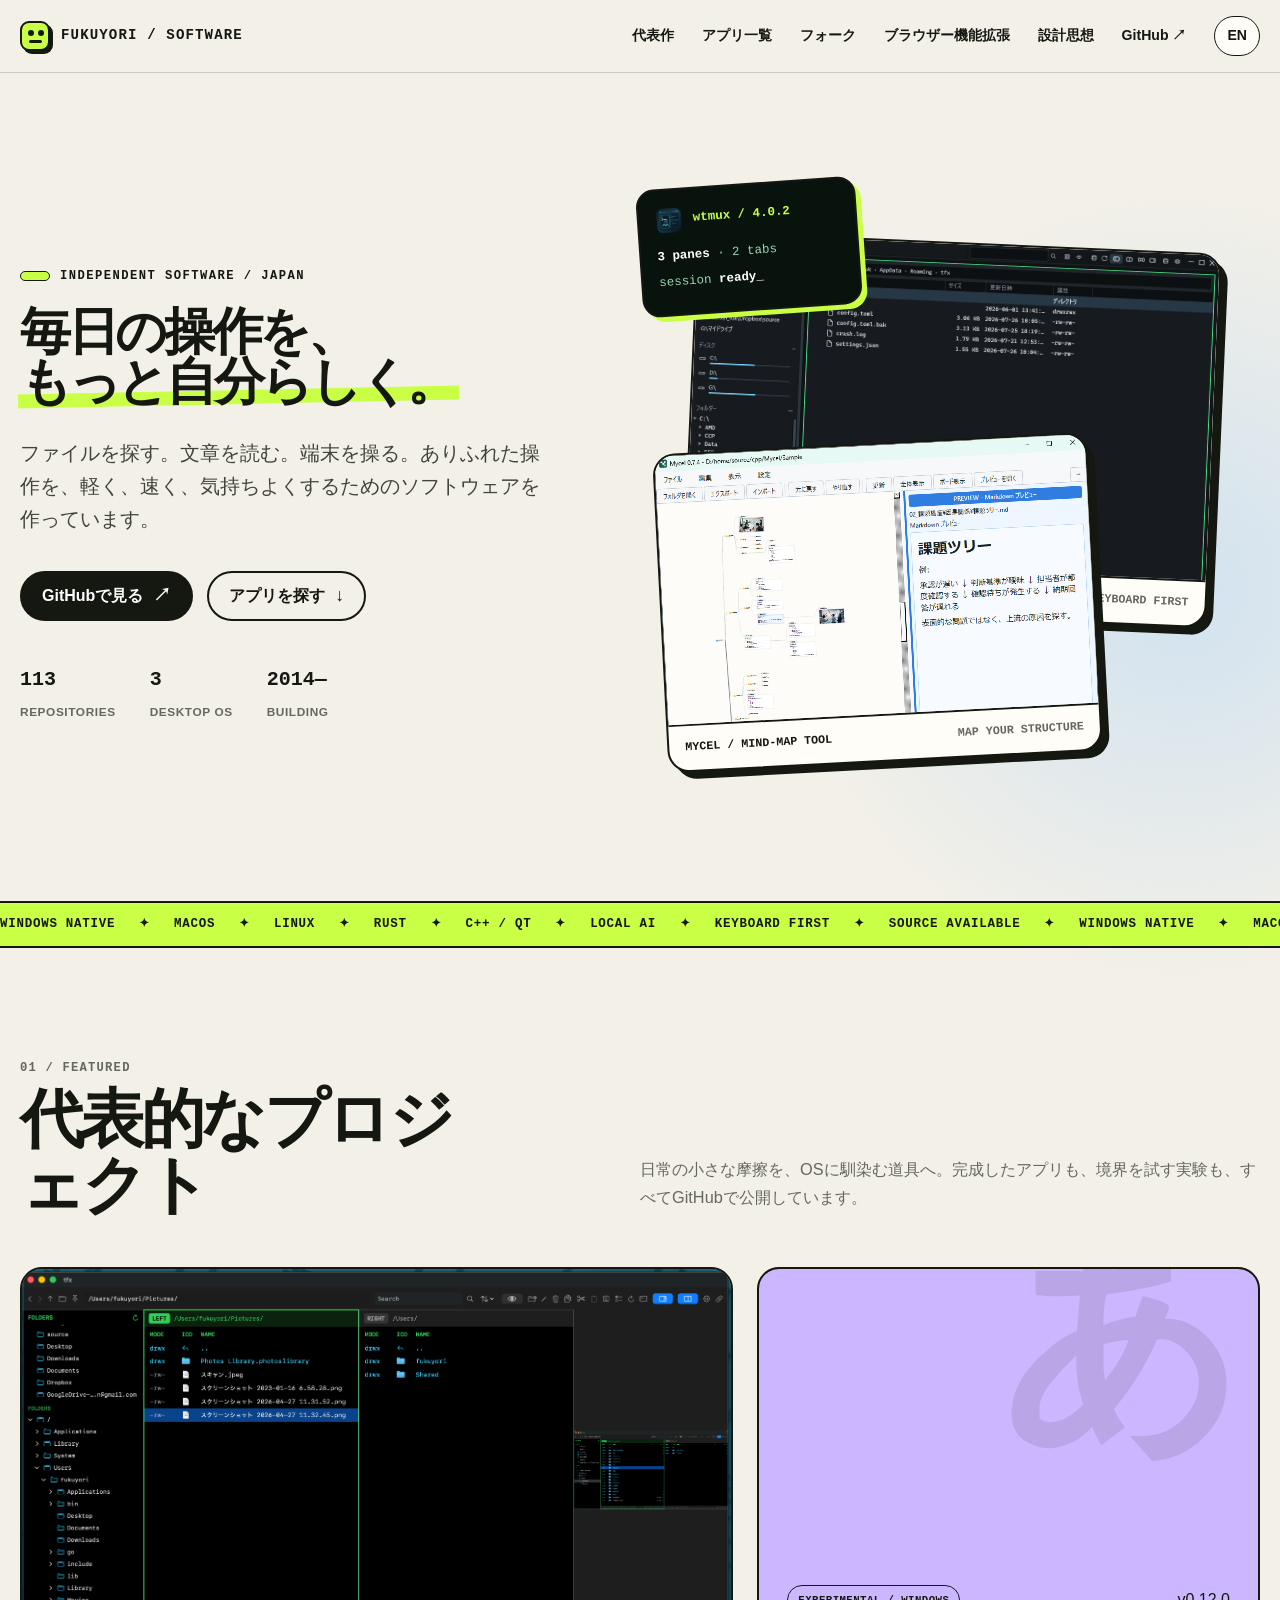
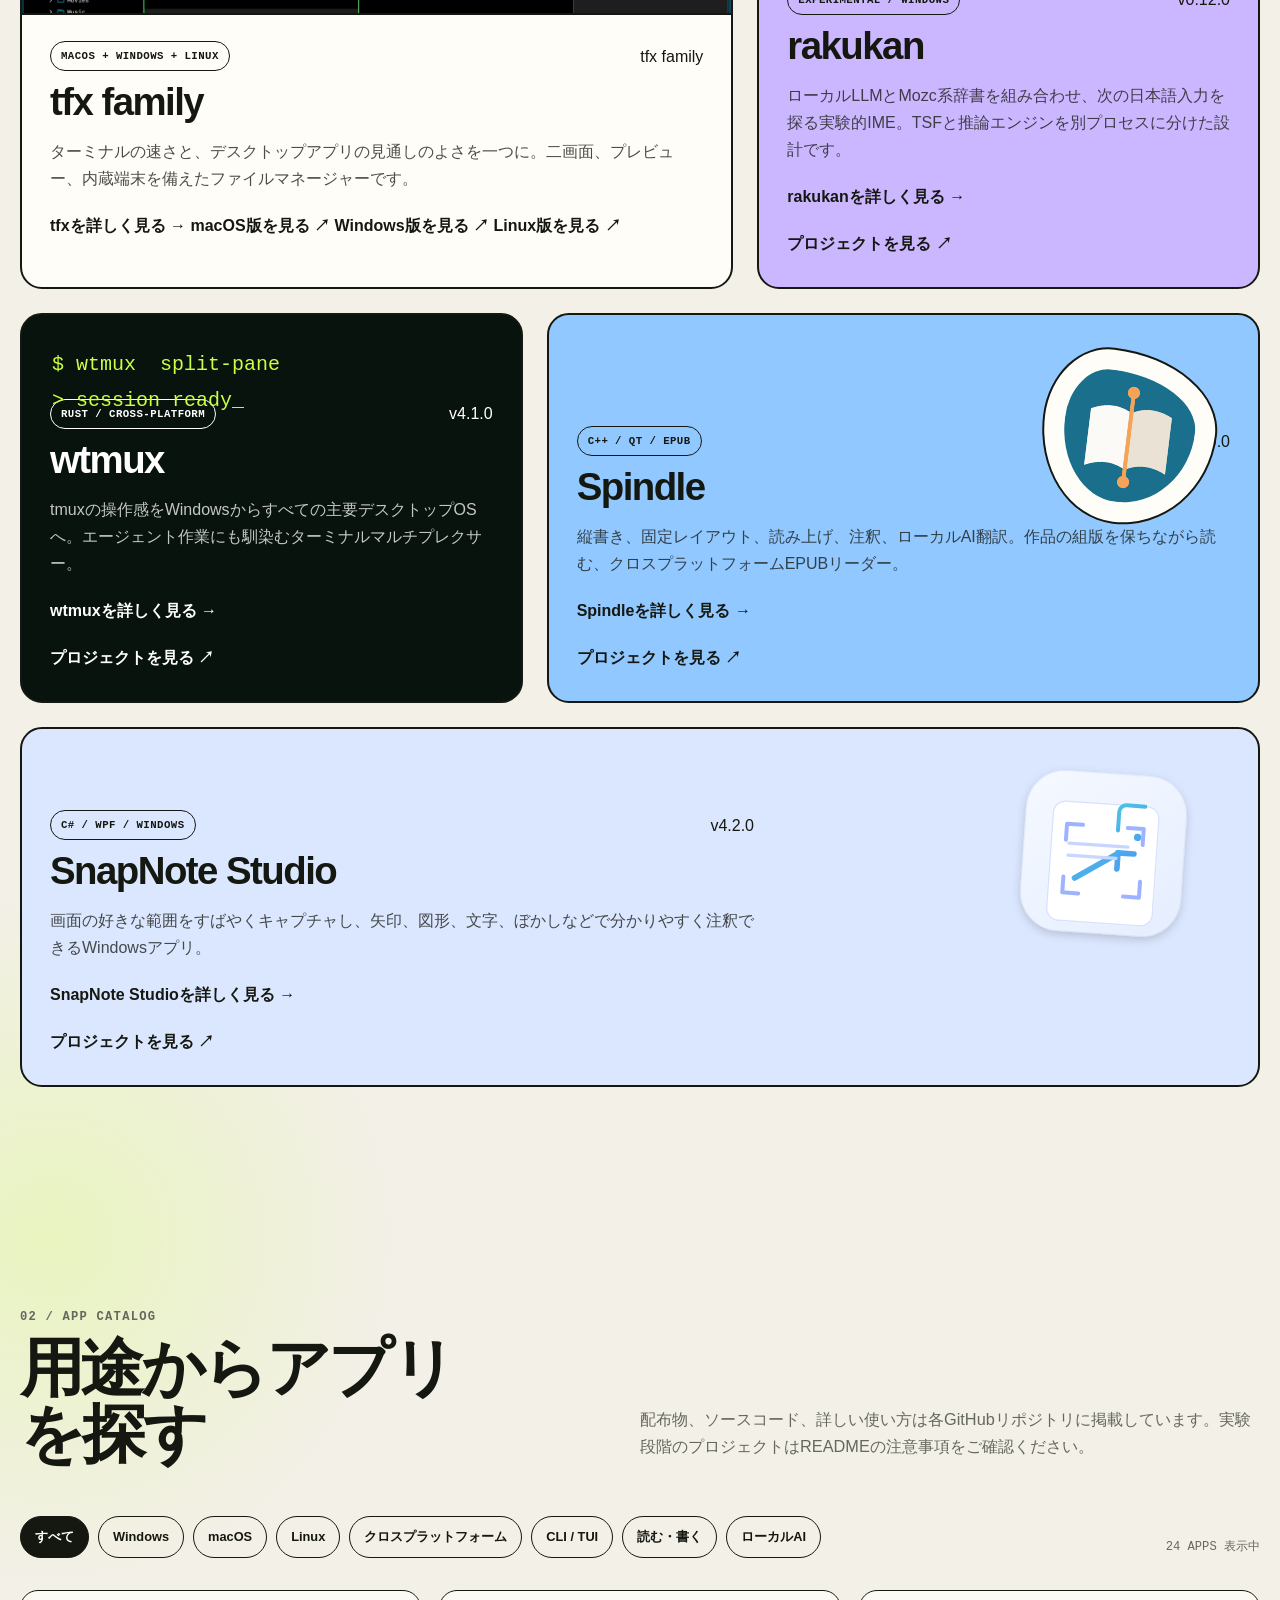
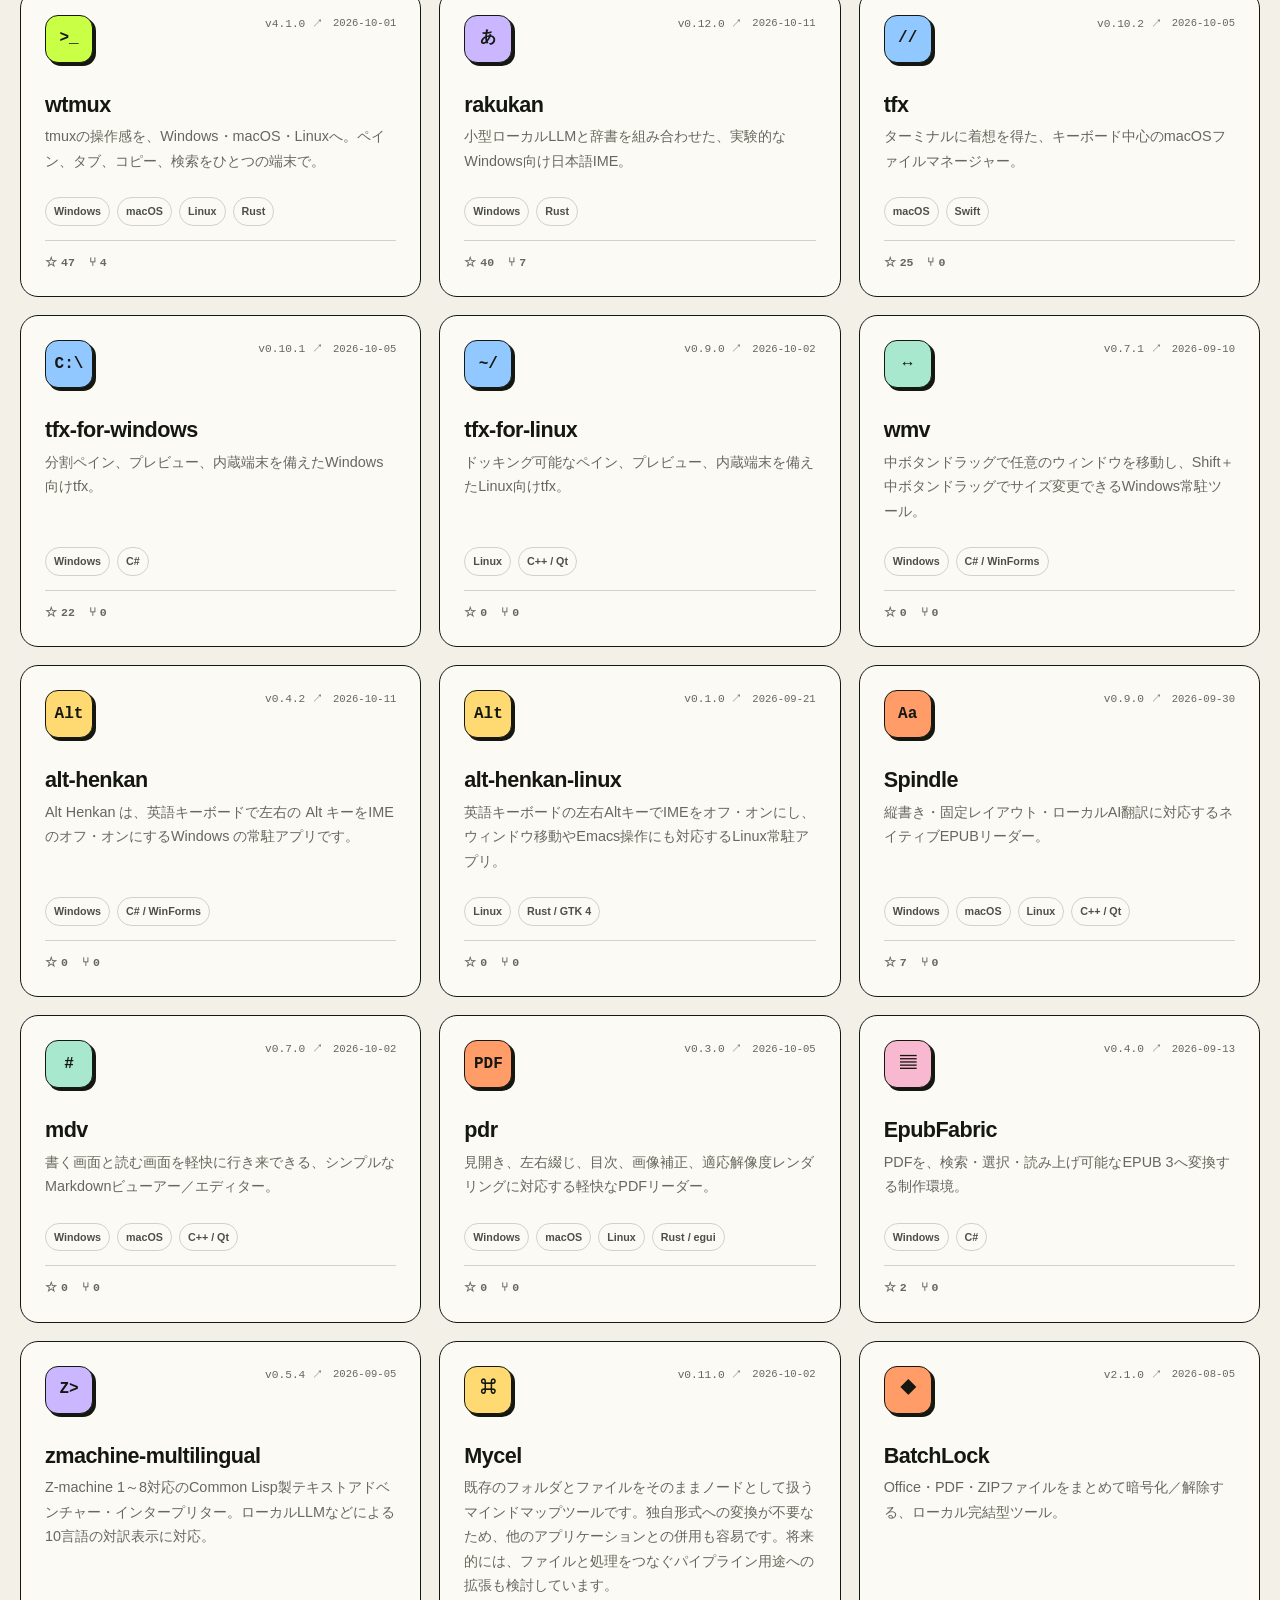
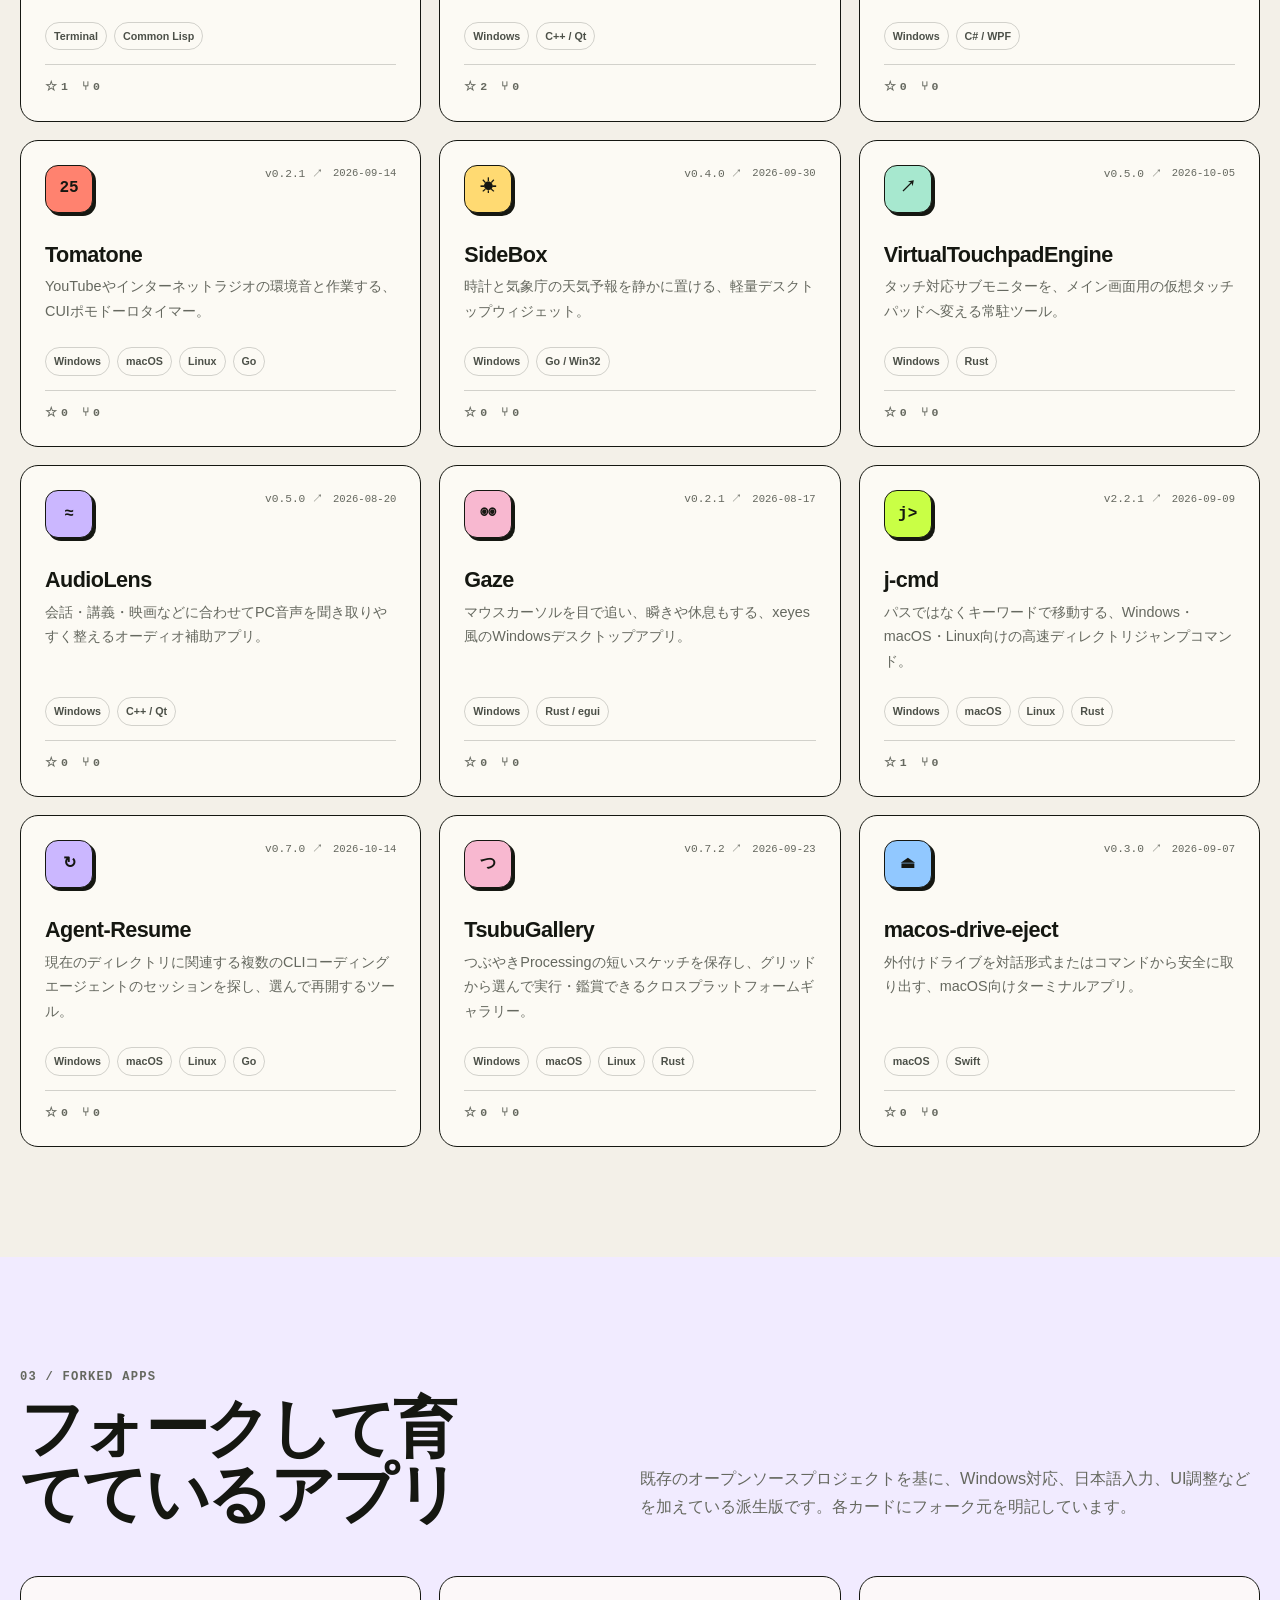
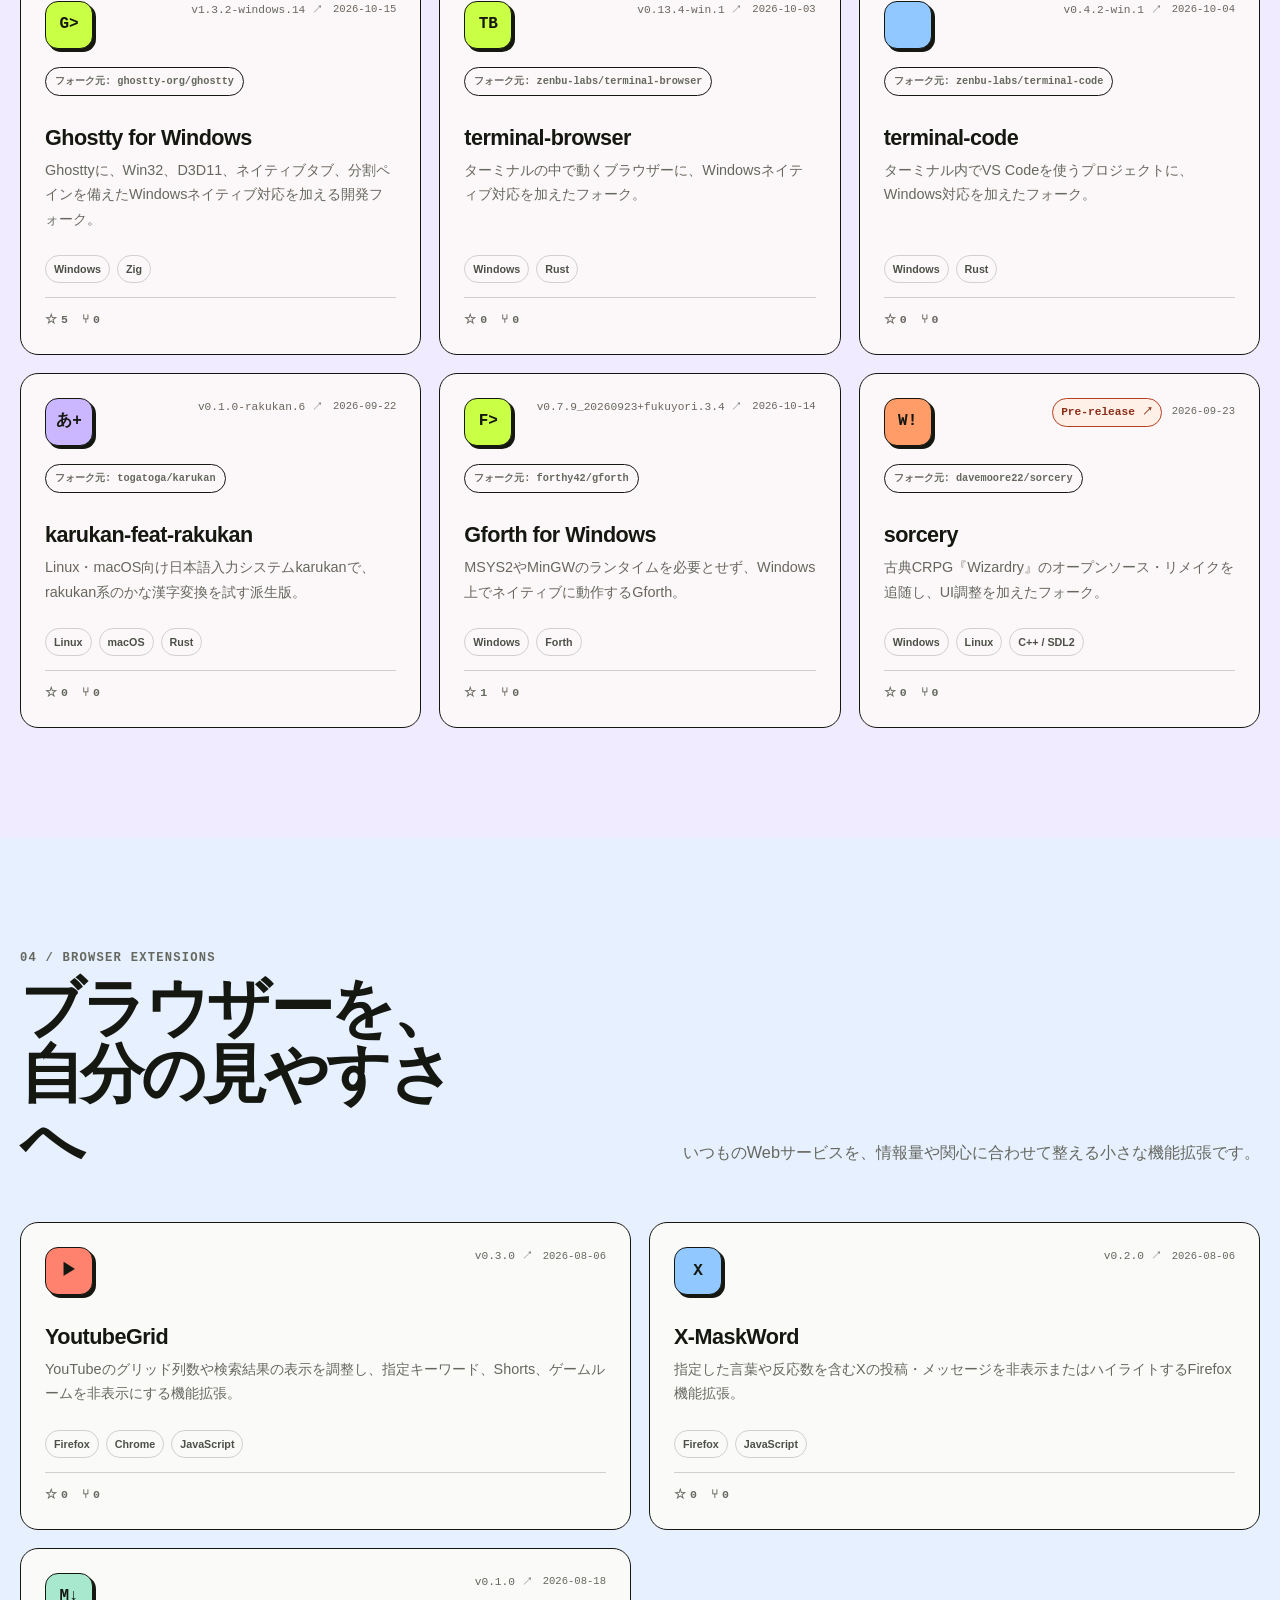
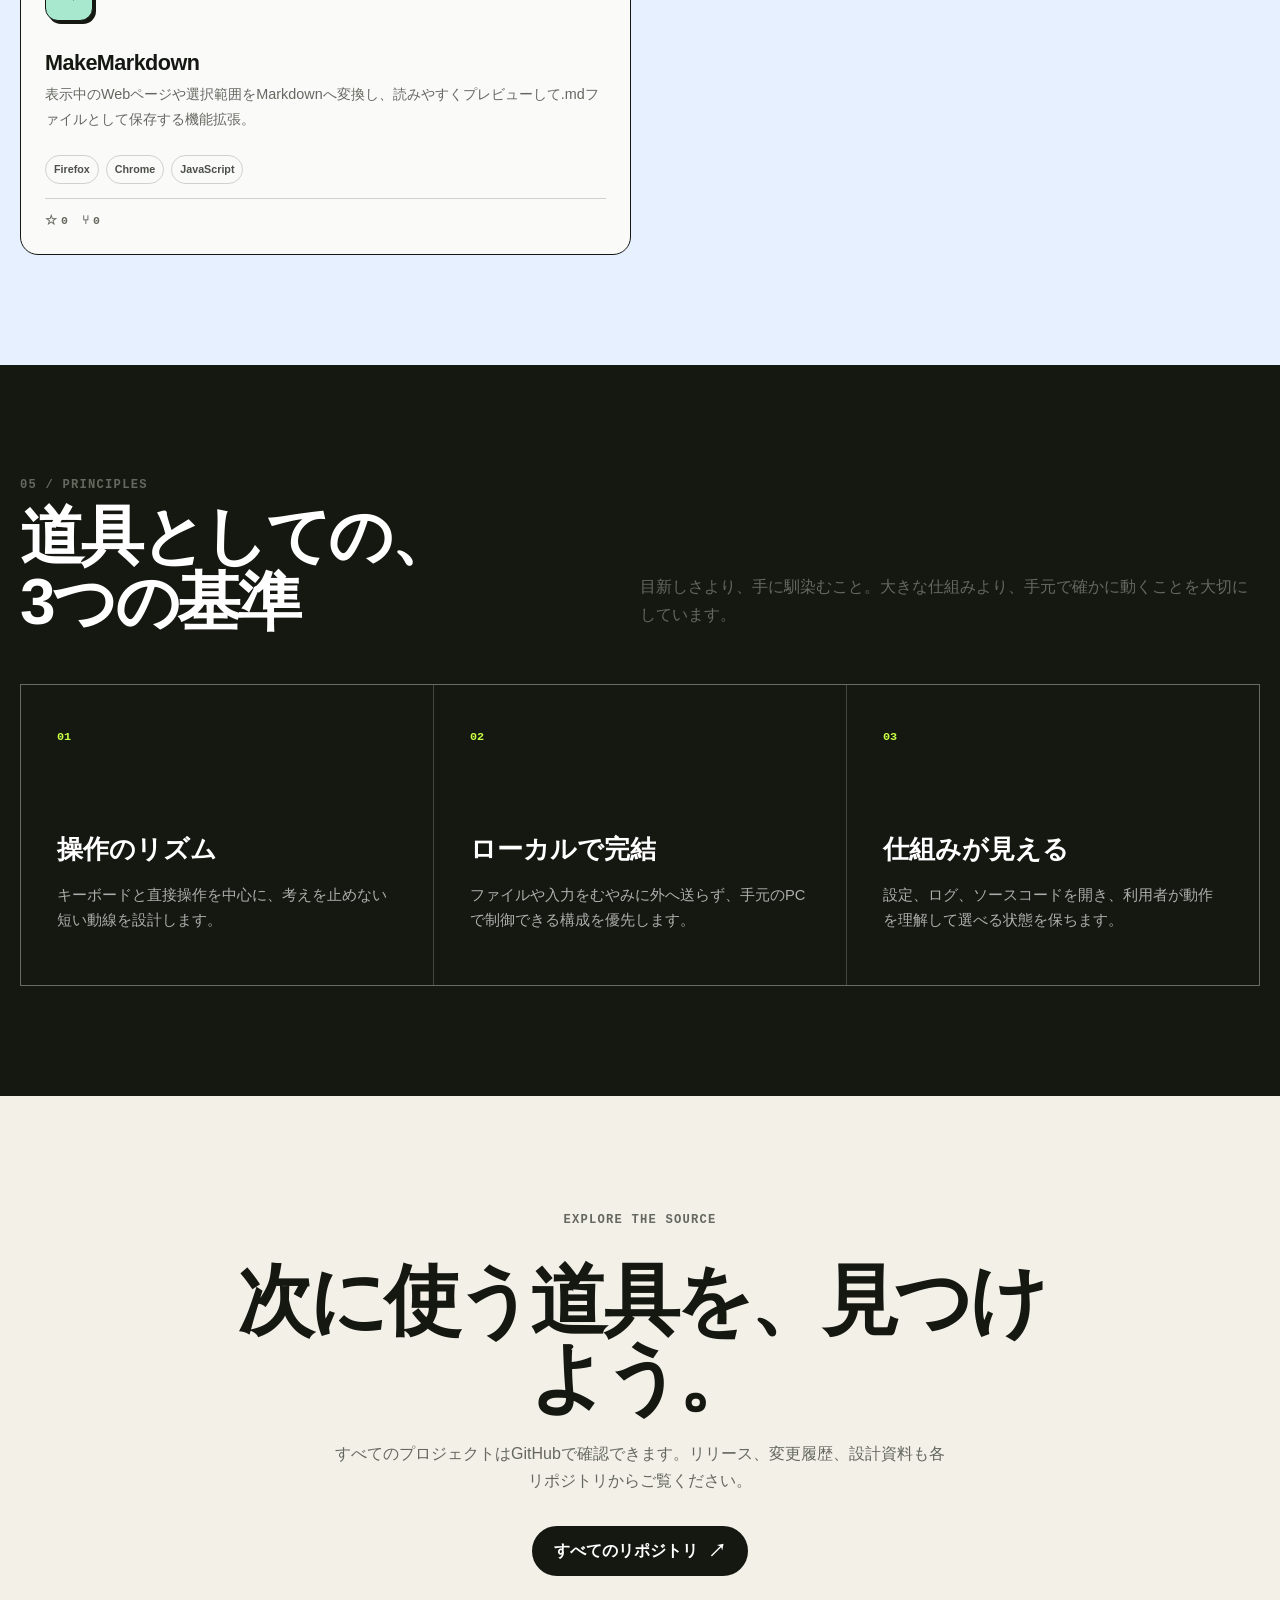
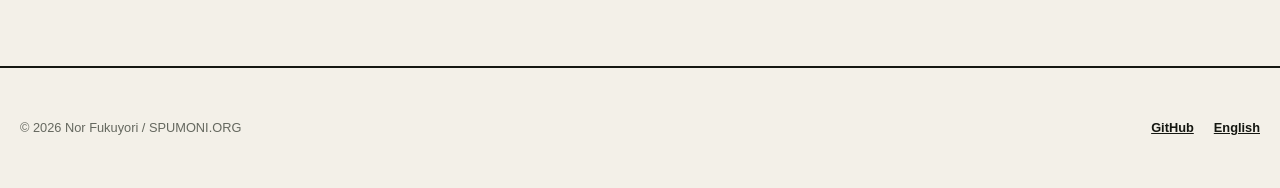
<file: index.html>
<!doctype html>
<html lang="ja">
<head>
  <meta charset="utf-8">
  <meta name="viewport" content="width=device-width, initial-scale=1">
  <title>FUKUYORI SOFTWARE — 毎日の操作を、もっと自分らしく。</title>
  <meta name="description" content="Nor Fukuyoriが開発する、Windows・macOS・Linux向けのデスクトップアプリ、CLI、読書・制作ツールの案内サイト。">
  <meta name="theme-color" content="#f3f0e8">
  <meta property="og:title" content="FUKUYORI SOFTWARE">
  <meta property="og:description" content="道具は、操作のリズムから設計する。">
  <meta property="og:type" content="website">
  <meta property="og:image" content="assets/tfx-windows.png">
  <link rel="alternate" hreflang="ja" href="./">
  <link rel="alternate" hreflang="en" href="./en/">
  <link rel="stylesheet" href="styles.css">
  <script src="site.js" defer></script>
</head>
<body>
  <a class="skip-link" href="#main">本文へ移動</a>
  <header class="site-header">
    <div class="header-inner">
      <a class="brand" href="#top" aria-label="FUKUYORI SOFTWARE ホーム">
        <span class="brand-mark" aria-hidden="true"></span>
        <span>FUKUYORI / SOFTWARE</span>
      </a>
      <button class="menu-button" type="button" aria-label="メニューを開く" aria-expanded="false" data-menu-button>
        <span></span><span></span><span></span>
      </button>
      <nav class="site-nav" aria-label="メインナビゲーション" data-site-nav>
        <a href="#featured">代表作</a>
        <a href="#apps">アプリ一覧</a>
        <a href="#forks">フォーク</a>
        <a href="#extensions">ブラウザー機能拡張</a>
        <a href="#principles">設計思想</a>
        <a href="https://github.com/fukuyori" target="_blank" rel="noreferrer">GitHub ↗</a>
        <a class="language-link" href="en/" lang="en">EN</a>
      </nav>
    </div>
  </header>

  <main id="main">
    <section class="hero" id="top">
      <div class="hero-main reveal">
        <p class="eyebrow">Independent software / Japan</p>
        <h1>毎日の操作を、<br><span class="accent">もっと自分らしく。</span></h1>
        <p class="hero-copy">ファイルを探す。文章を読む。端末を操る。ありふれた操作を、軽く、速く、気持ちよくするためのソフトウェアを作っています。</p>
        <div class="hero-actions">
          <a class="button" href="https://github.com/fukuyori" target="_blank" rel="noreferrer">GitHubで見る</a>
          <a class="button secondary" href="#apps">アプリを探す</a>
        </div>
        <ul class="hero-stats" aria-label="活動概要">
          <li><strong>113</strong><span>Repositories</span></li>
          <li><strong>3</strong><span>Desktop OS</span></li>
          <li><strong>2014—</strong><span>Building</span></li>
        </ul>
      </div>

      <div class="hero-visual reveal" aria-label="tfxとMycelの画面">
        <div class="terminal-chip">
          <header><img src="assets/wtmux-icon.png" alt=""> wtmux / 4.0.2</header>
          <p><b>3 panes</b> · 2 tabs</p>
          <p>session <b>ready_</b></p>
        </div>
        <figure class="visual-card primary">
          <img src="assets/tfx-windows.png" alt="tfx for Windowsのファイル一覧画面">
          <figcaption class="visual-label"><span>tfx / WINDOWS</span><span>KEYBOARD FIRST</span></figcaption>
        </figure>
        <figure class="visual-card secondary">
          <img src="assets/mycel.png" alt="Mycelのホワイトボード型マインドマップ画面">
          <figcaption class="visual-label"><span>MYCEL / MIND-MAP TOOL</span><span>MAP YOUR STRUCTURE</span></figcaption>
        </figure>
      </div>
    </section>

    <div class="ticker" aria-hidden="true">
      <div class="ticker-track">
        <span>Windows native</span><span>macOS</span><span>Linux</span><span>Rust</span><span>C++ / Qt</span><span>Local AI</span><span>Keyboard first</span><span>Source available</span>
        <span>Windows native</span><span>macOS</span><span>Linux</span><span>Rust</span><span>C++ / Qt</span><span>Local AI</span><span>Keyboard first</span><span>Source available</span>
      </div>
    </div>

    <section class="section" id="featured">
      <div class="section-shell">
        <div class="section-heading reveal">
          <div>
            <p class="section-kicker">01 / Featured</p>
            <h2>代表的なプロジェクト</h2>
          </div>
          <p class="heading-copy">日常の小さな摩擦を、OSに馴染む道具へ。完成したアプリも、境界を試す実験も、すべてGitHubで公開しています。</p>
        </div>

        <div class="featured-grid">
          <article class="feature-card tfx reveal">
            <div class="feature-media"><img src="assets/tfx-macos.png" alt="macOS版tfxの分割ファイル画面"></div>
            <div class="feature-content">
              <div class="card-topline"><span class="pill">macOS + Windows + Linux</span><span>tfx family</span></div>
              <h3>tfx family</h3>
              <p>ターミナルの速さと、デスクトップアプリの見通しのよさを一つに。二画面、プレビュー、内蔵端末を備えたファイルマネージャーです。</p>
              <a class="text-link" href="tfx/">tfxを詳しく見る →</a>
              <a class="text-link" href="https://github.com/fukuyori/tfx" target="_blank" rel="noreferrer">macOS版を見る ↗</a>
              <a class="text-link" href="https://github.com/fukuyori/tfx-for-windows" target="_blank" rel="noreferrer">Windows版を見る ↗</a>
              <a class="text-link" href="https://github.com/fukuyori/tfx-for-linux" target="_blank" rel="noreferrer">Linux版を見る ↗</a>
            </div>
          </article>

          <article class="feature-card rakukan reveal">
            <div class="feature-content">
              <div class="card-topline"><span class="pill">Experimental / Windows</span><span>v0.12.0</span></div>
              <h3>rakukan</h3>
              <p>ローカルLLMとMozc系辞書を組み合わせ、次の日本語入力を探る実験的IME。TSFと推論エンジンを別プロセスに分けた設計です。</p>
              <a class="text-link" href="rakukan/">rakukanを詳しく見る →</a>
              <a class="text-link" href="https://github.com/fukuyori/rakukan" target="_blank" rel="noreferrer">プロジェクトを見る ↗</a>
            </div>
          </article>

          <article class="feature-card wtmux reveal">
            <div class="feature-content">
              <div class="card-topline"><span class="pill">Rust / Cross-platform</span><span>v4.1.0</span></div>
              <h3>wtmux</h3>
              <p>tmuxの操作感をWindowsからすべての主要デスクトップOSへ。エージェント作業にも馴染むターミナルマルチプレクサー。</p>
              <a class="text-link" href="wtmux/">wtmuxを詳しく見る →</a>
              <a class="text-link" href="https://github.com/fukuyori/wtmux" target="_blank" rel="noreferrer">プロジェクトを見る ↗</a>
            </div>
          </article>

          <article class="feature-card spindle reveal">
            <img class="spindle-art" src="assets/spindle-icon.png" alt="Spindleのアプリアイコン">
            <div class="feature-content">
              <div class="card-topline"><span class="pill">C++ / Qt / EPUB</span><span>v0.9.0</span></div>
              <h3>Spindle</h3>
              <p>縦書き、固定レイアウト、読み上げ、注釈、ローカルAI翻訳。作品の組版を保ちながら読む、クロスプラットフォームEPUBリーダー。</p>
              <a class="text-link" href="spindle/">Spindleを詳しく見る →</a>
              <a class="text-link" href="https://github.com/fukuyori/Spindle" target="_blank" rel="noreferrer">プロジェクトを見る ↗</a>
            </div>
          </article>

          <article class="feature-card snapnote reveal">
            <img class="snapnote-art" src="assets/snapnote-icon.svg" alt="SnapNote Studioのアプリアイコン">
            <div class="feature-content">
              <div class="card-topline"><span class="pill">C# / WPF / Windows</span><span>v4.2.0</span></div>
              <h3>SnapNote Studio</h3>
              <p>画面の好きな範囲をすばやくキャプチャし、矢印、図形、文字、ぼかしなどで分かりやすく注釈できるWindowsアプリ。</p>
              <a class="text-link" href="snapnote/">SnapNote Studioを詳しく見る →</a>
              <a class="text-link" href="https://github.com/fukuyori/snapnote" target="_blank" rel="noreferrer">プロジェクトを見る ↗</a>
            </div>
          </article>
        </div>
      </div>
    </section>

    <section class="section" id="apps">
      <div class="section-shell">
        <div class="section-heading reveal">
          <div>
            <p class="section-kicker">02 / App catalog</p>
            <h2>用途からアプリを探す</h2>
          </div>
          <p class="heading-copy">配布物、ソースコード、詳しい使い方は各GitHubリポジトリに掲載しています。実験段階のプロジェクトはREADMEの注意事項をご確認ください。</p>
        </div>

        <div class="catalog-toolbar reveal">
          <div class="filter-list" aria-label="アプリを絞り込む">
            <button class="filter-button" type="button" data-filter="all" aria-pressed="true">すべて</button>
            <button class="filter-button" type="button" data-filter="windows" aria-pressed="false">Windows</button>
            <button class="filter-button" type="button" data-filter="macos" aria-pressed="false">macOS</button>
            <button class="filter-button" type="button" data-filter="linux" aria-pressed="false">Linux</button>
            <button class="filter-button" type="button" data-filter="cross" aria-pressed="false">クロスプラットフォーム</button>
            <button class="filter-button" type="button" data-filter="terminal" aria-pressed="false">CLI / TUI</button>
            <button class="filter-button" type="button" data-filter="reading" aria-pressed="false">読む・書く</button>
            <button class="filter-button" type="button" data-filter="ai" aria-pressed="false">ローカルAI</button>
          </div>
          <p class="catalog-count" data-catalog-count aria-live="polite"></p>
        </div>
        <div class="app-grid" data-app-grid></div>
      </div>
    </section>

    <section class="section forks" id="forks">
      <div class="section-shell">
        <div class="section-heading reveal">
          <div>
            <p class="section-kicker">03 / Forked apps</p>
            <h2>フォークして育てているアプリ</h2>
          </div>
          <p class="heading-copy">既存のオープンソースプロジェクトを基に、Windows対応、日本語入力、UI調整などを加えている派生版です。各カードにフォーク元を明記しています。</p>
        </div>
        <div class="app-grid fork-grid" data-fork-grid></div>
      </div>
    </section>

    <section class="section extensions" id="extensions">
      <div class="section-shell">
        <div class="section-heading reveal">
          <div>
            <p class="section-kicker">04 / Browser extensions</p>
            <h2>ブラウザーを、自分の見やすさへ</h2>
          </div>
          <p class="heading-copy">いつものWebサービスを、情報量や関心に合わせて整える小さな機能拡張です。</p>
        </div>
        <div class="app-grid extension-grid" data-extension-grid></div>
      </div>
    </section>

    <section class="section principles" id="principles">
      <div class="section-shell">
        <div class="section-heading reveal">
          <div>
            <p class="section-kicker">05 / Principles</p>
            <h2>道具としての、3つの基準</h2>
          </div>
          <p class="heading-copy">目新しさより、手に馴染むこと。大きな仕組みより、手元で確かに動くことを大切にしています。</p>
        </div>
        <div class="principle-grid reveal">
          <article class="principle"><span class="principle-number">01</span><h3>操作のリズム</h3><p>キーボードと直接操作を中心に、考えを止めない短い動線を設計します。</p></article>
          <article class="principle"><span class="principle-number">02</span><h3>ローカルで完結</h3><p>ファイルや入力をむやみに外へ送らず、手元のPCで制御できる構成を優先します。</p></article>
          <article class="principle"><span class="principle-number">03</span><h3>仕組みが見える</h3><p>設定、ログ、ソースコードを開き、利用者が動作を理解して選べる状態を保ちます。</p></article>
        </div>
      </div>
    </section>

    <section class="closing">
      <div class="section-shell reveal">
        <p class="section-kicker">Explore the source</p>
        <h2>次に使う道具を、見つけよう。</h2>
        <p>すべてのプロジェクトはGitHubで確認できます。リリース、変更履歴、設計資料も各リポジトリからご覧ください。</p>
        <a class="button" href="https://github.com/fukuyori?tab=repositories" target="_blank" rel="noreferrer">すべてのリポジトリ</a>
      </div>
    </section>
  </main>

  <footer class="site-footer">
    <div class="footer-inner">
      <p>© <span data-year></span> Nor Fukuyori / SPUMONI.ORG</p>
      <div class="footer-links"><a href="https://github.com/fukuyori" target="_blank" rel="noreferrer">GitHub</a><a href="en/" lang="en">English</a></div>
    </div>
  </footer>
</body>
</html>
</file>
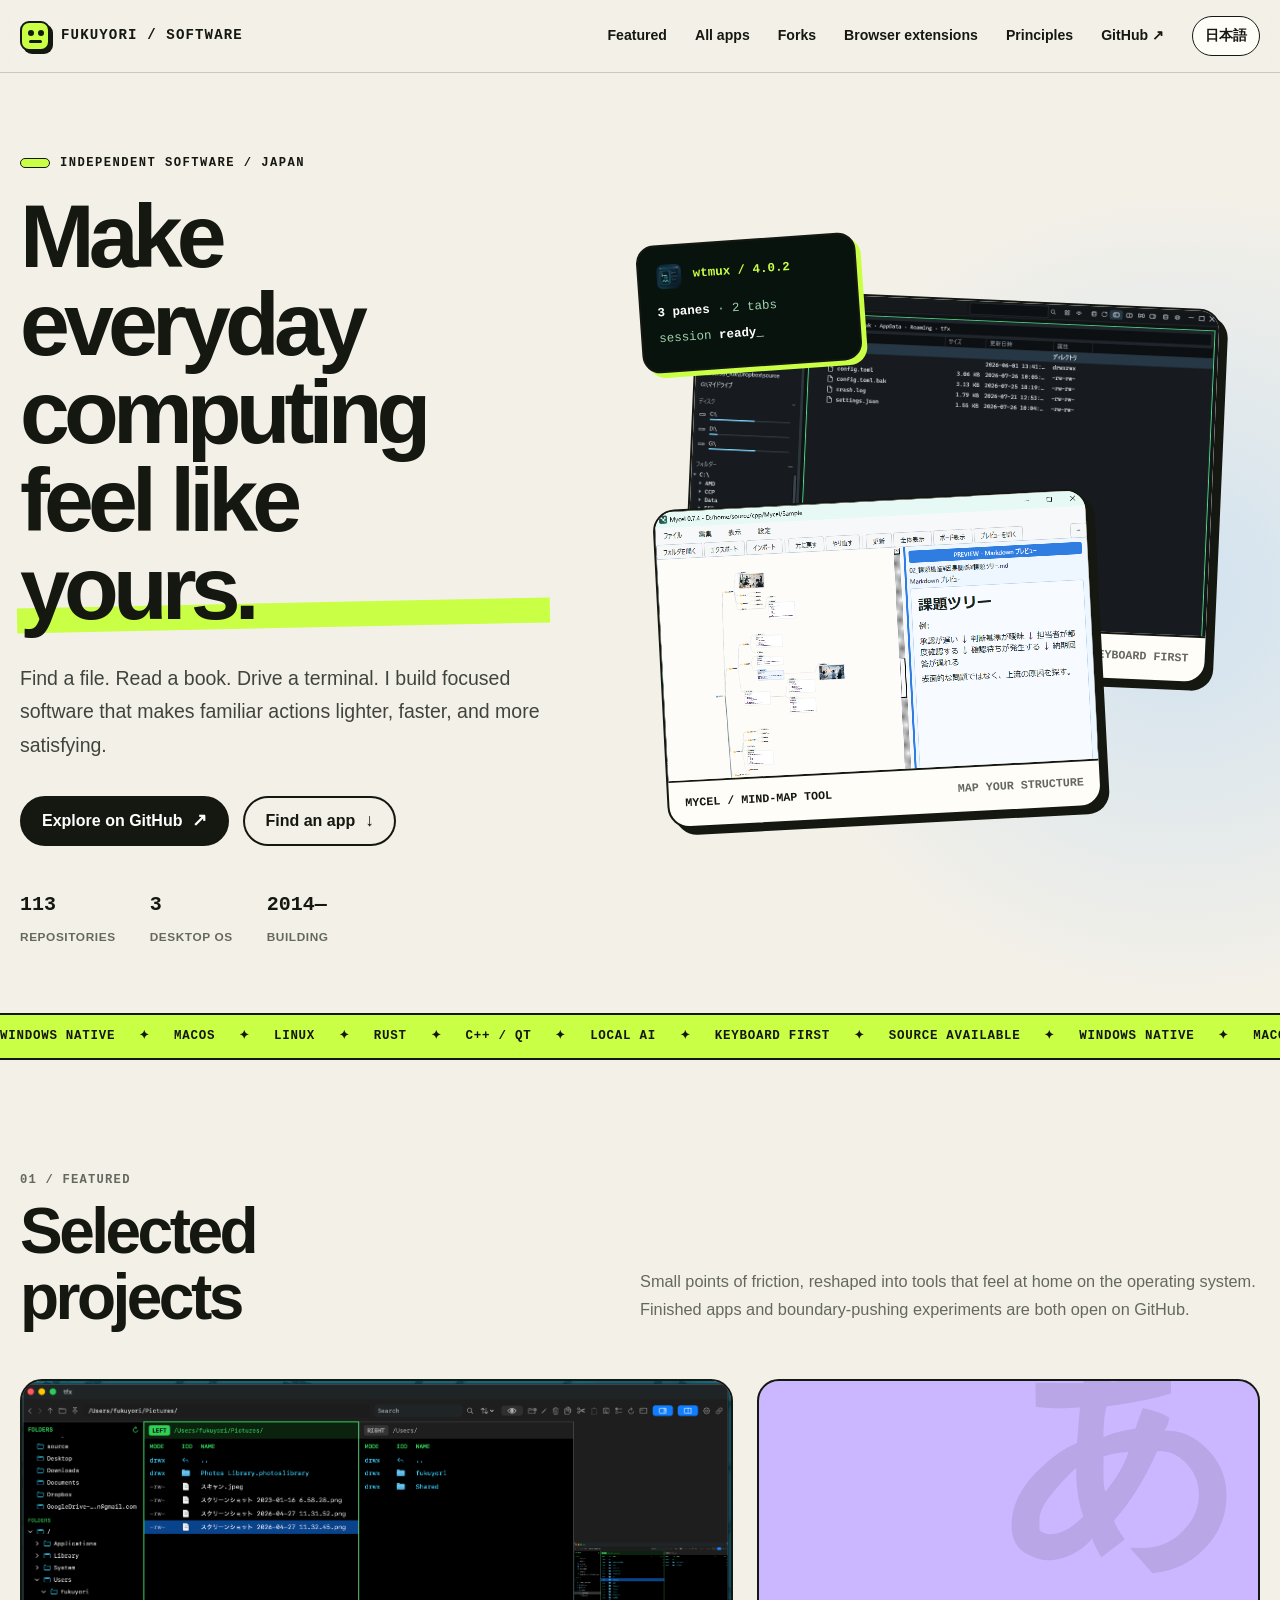
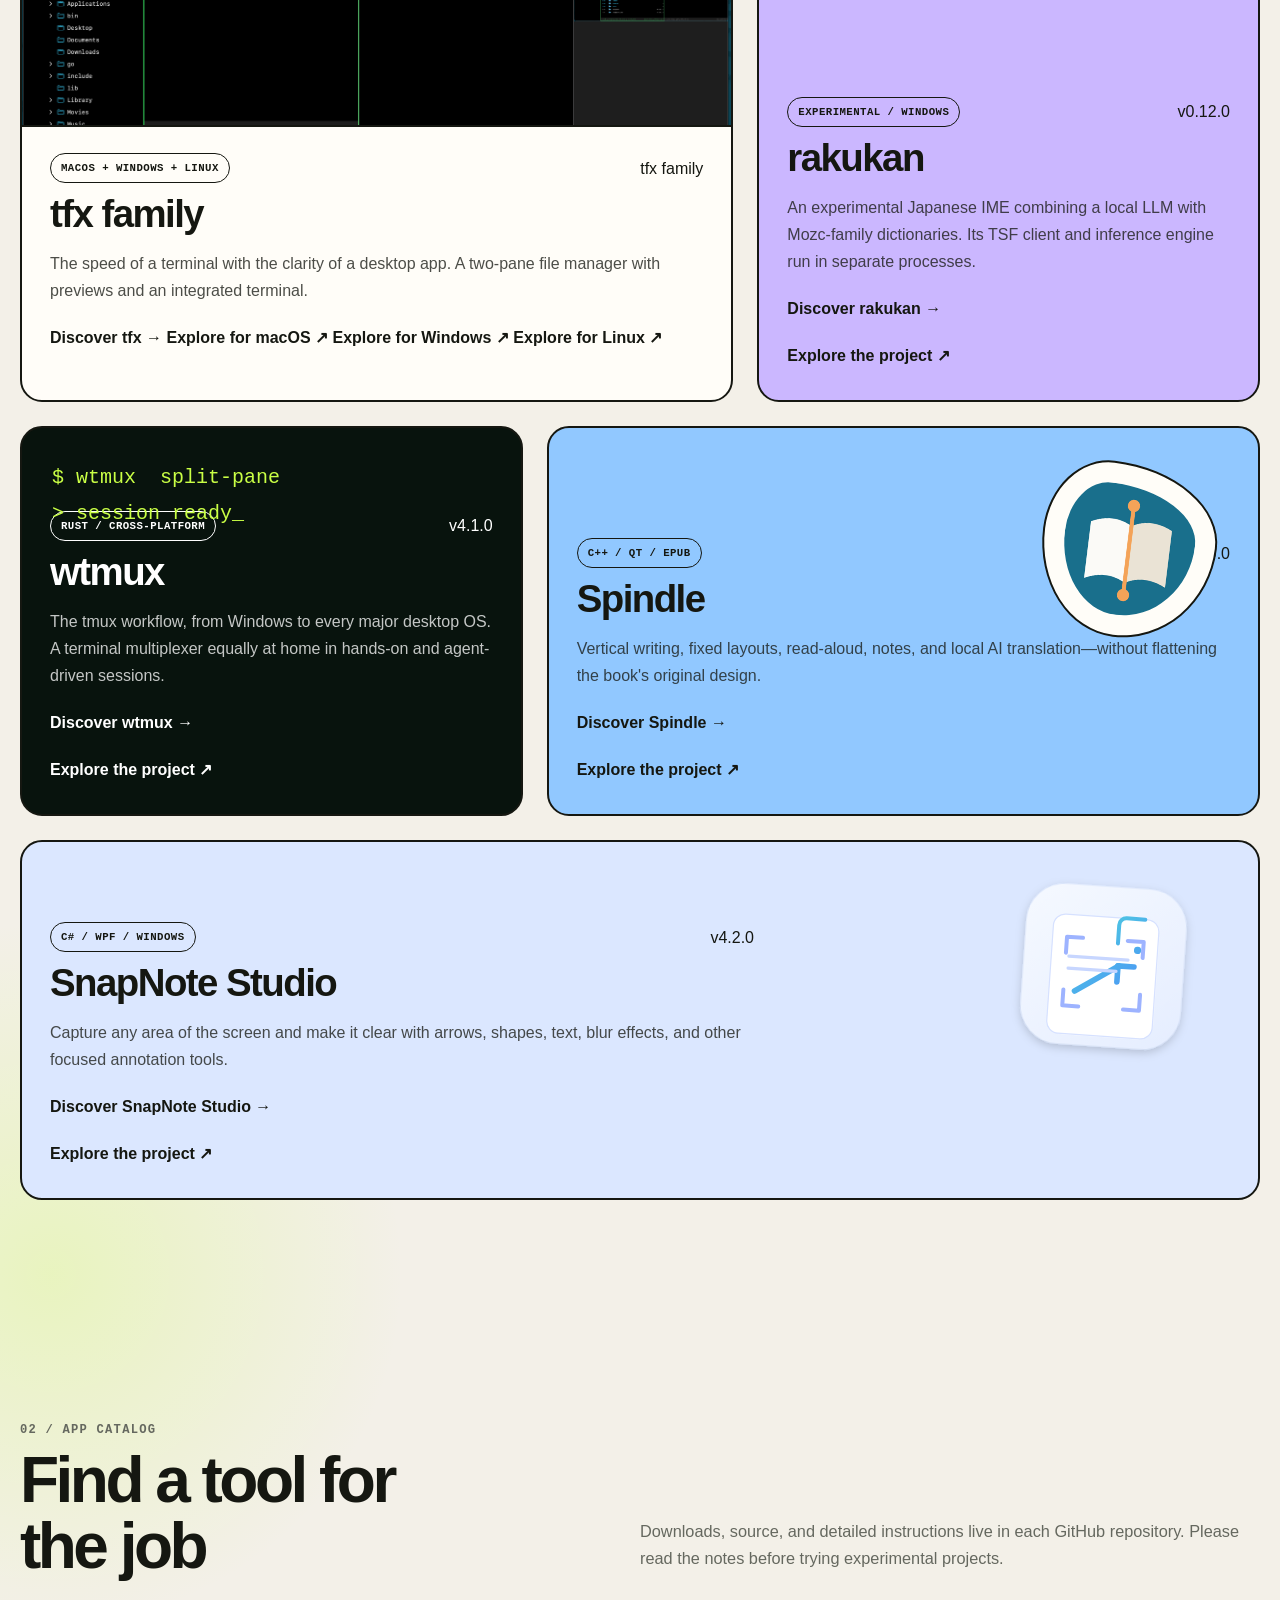
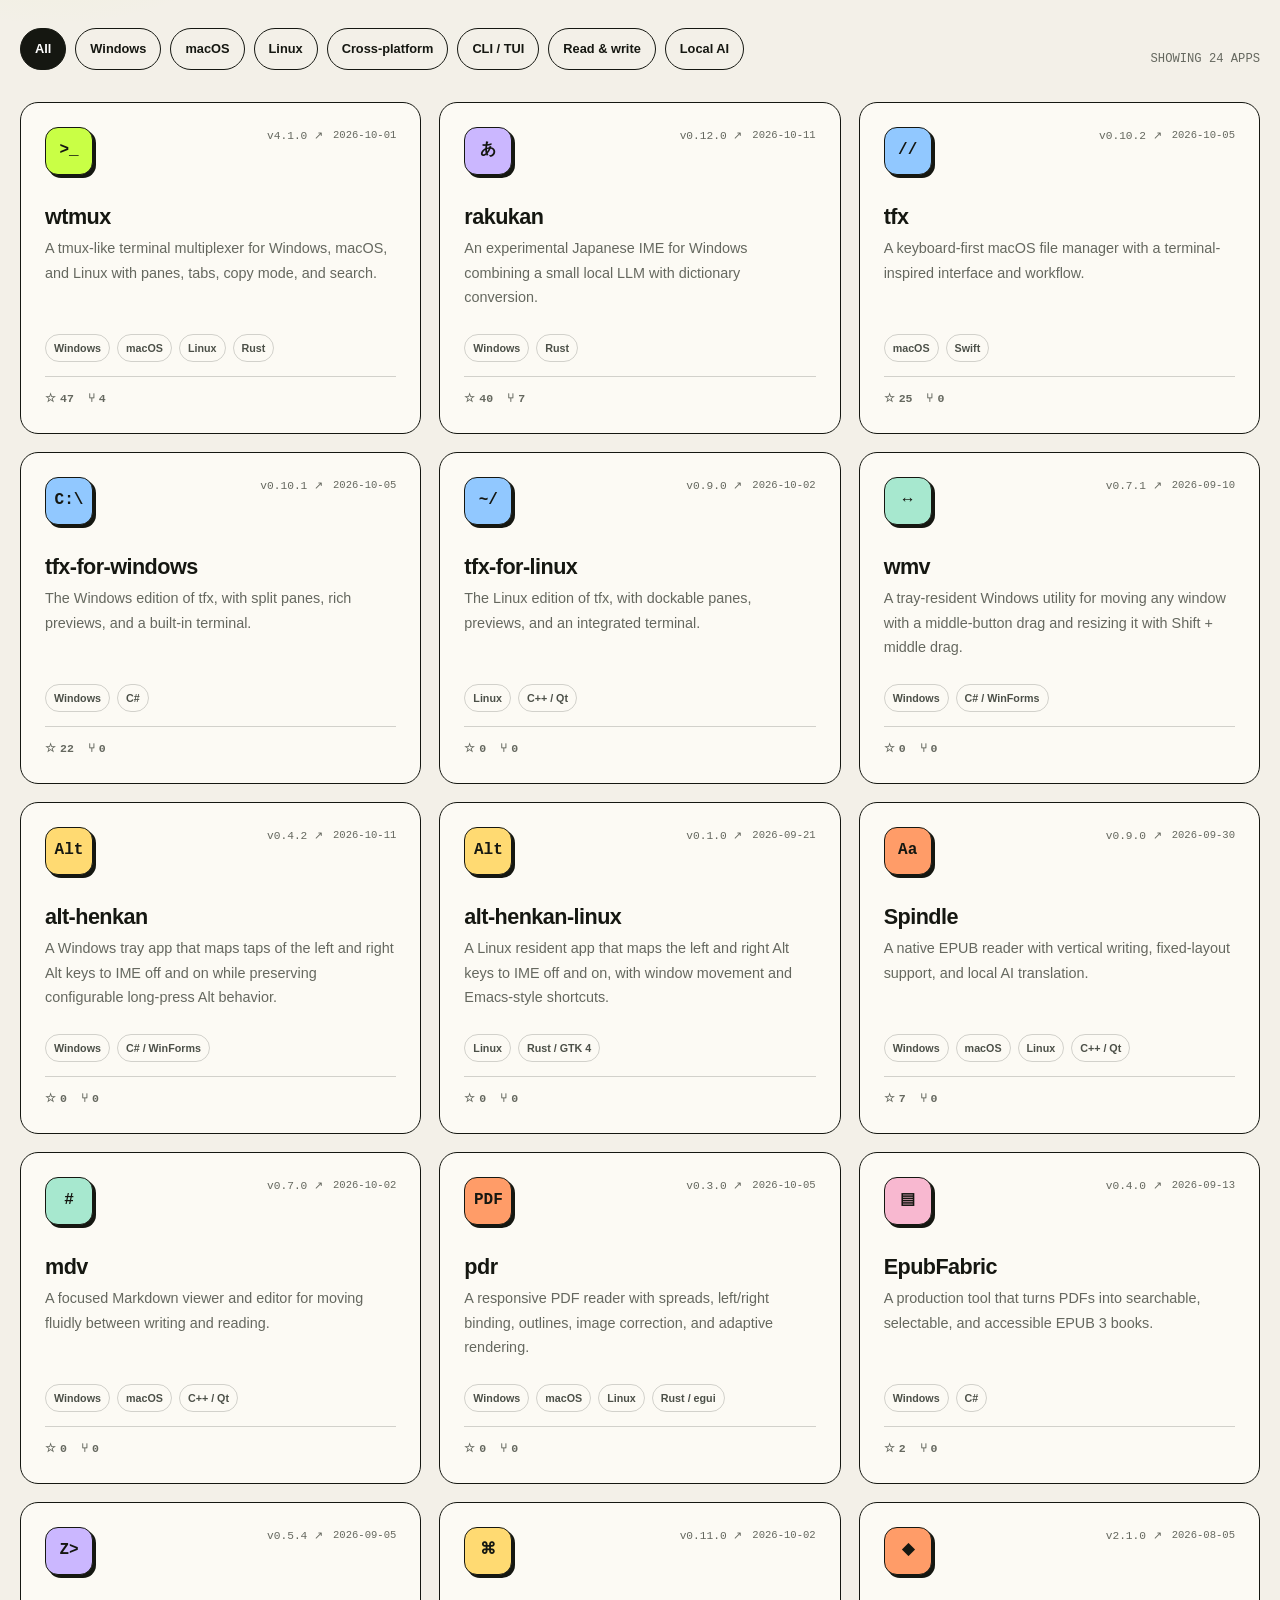
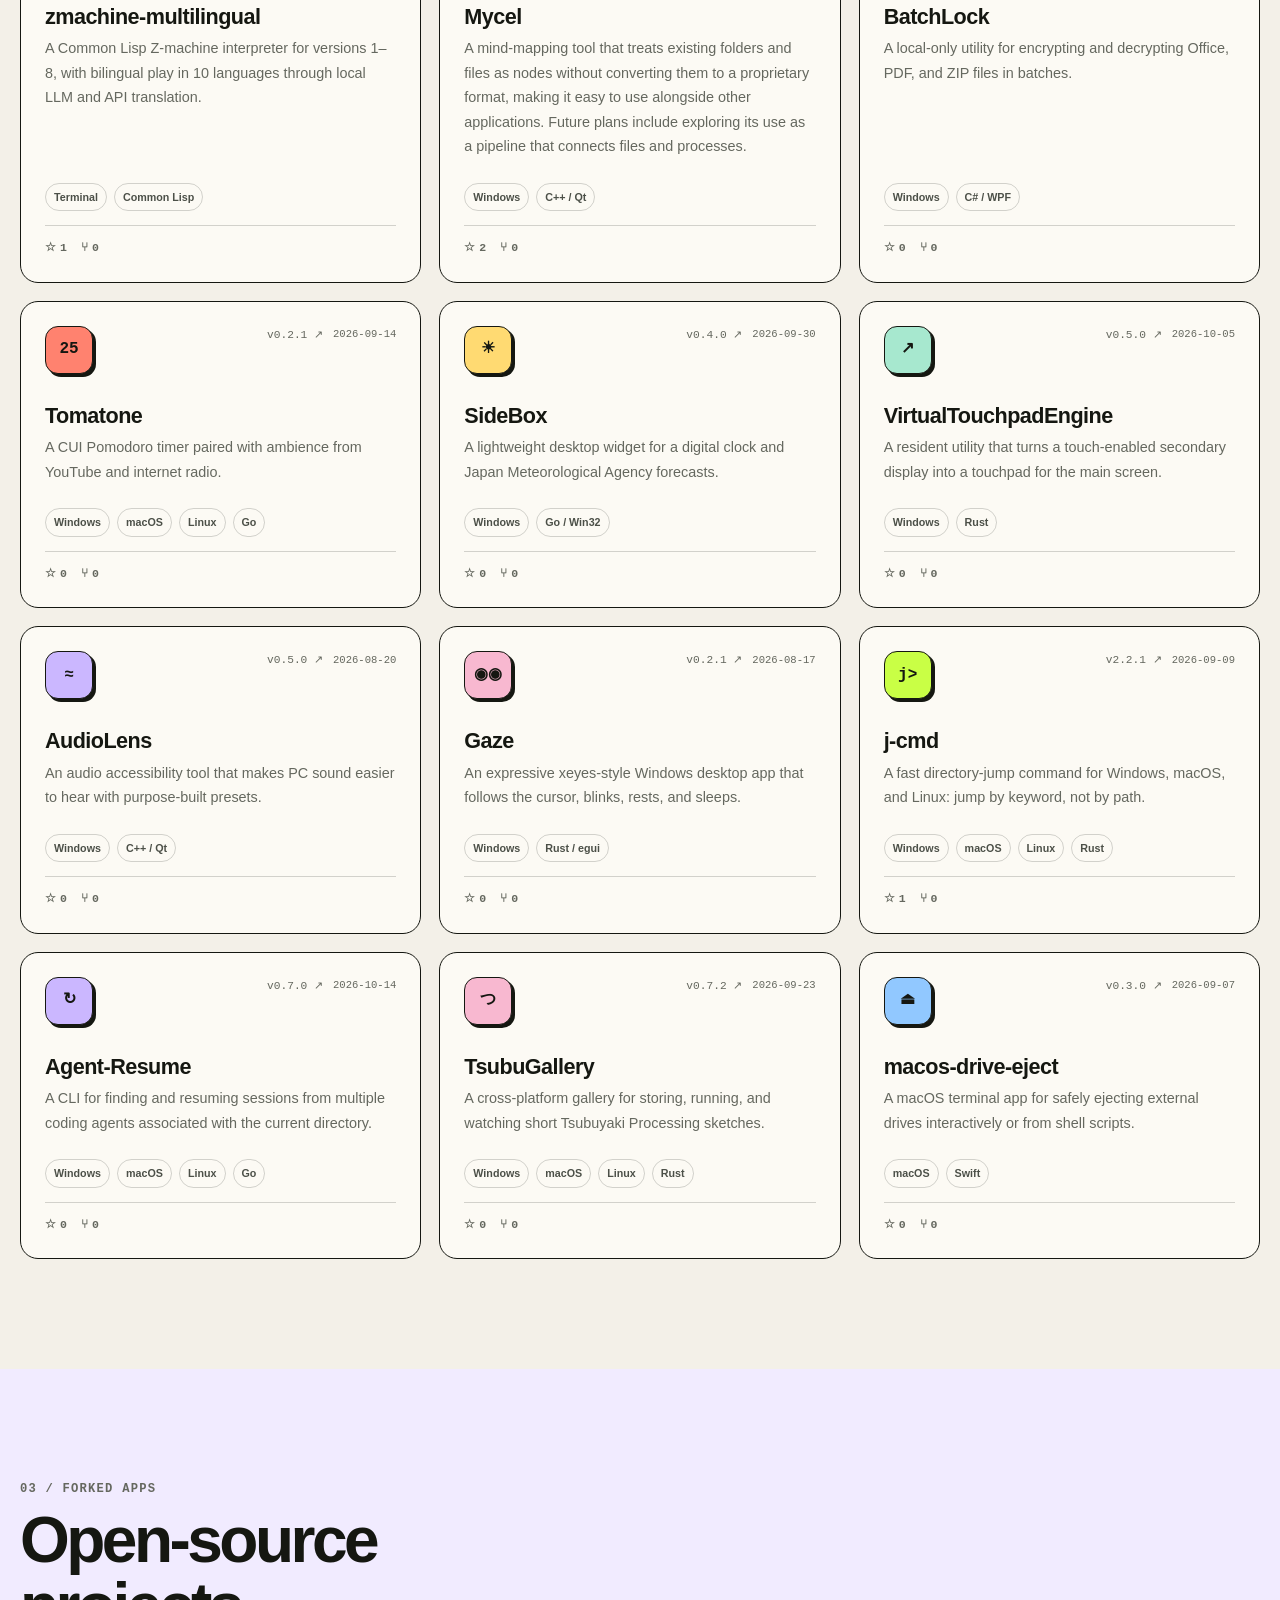
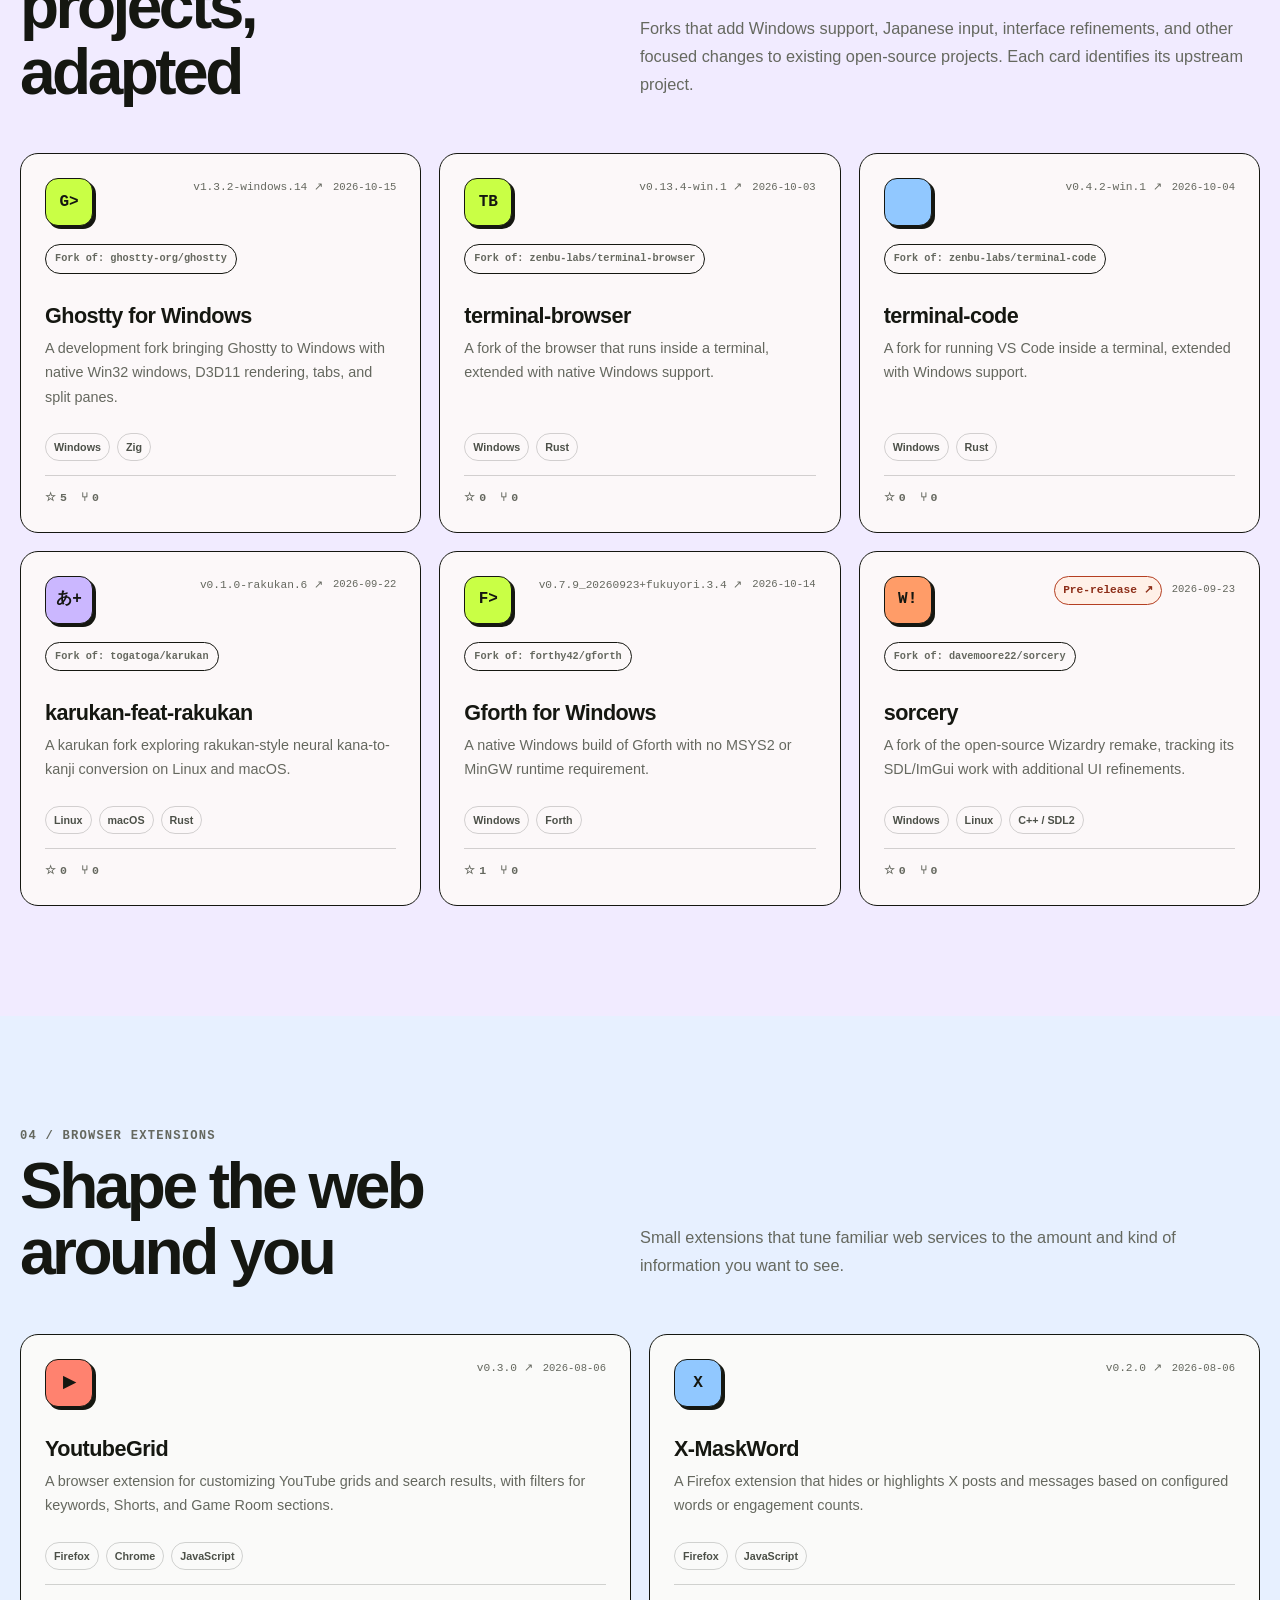
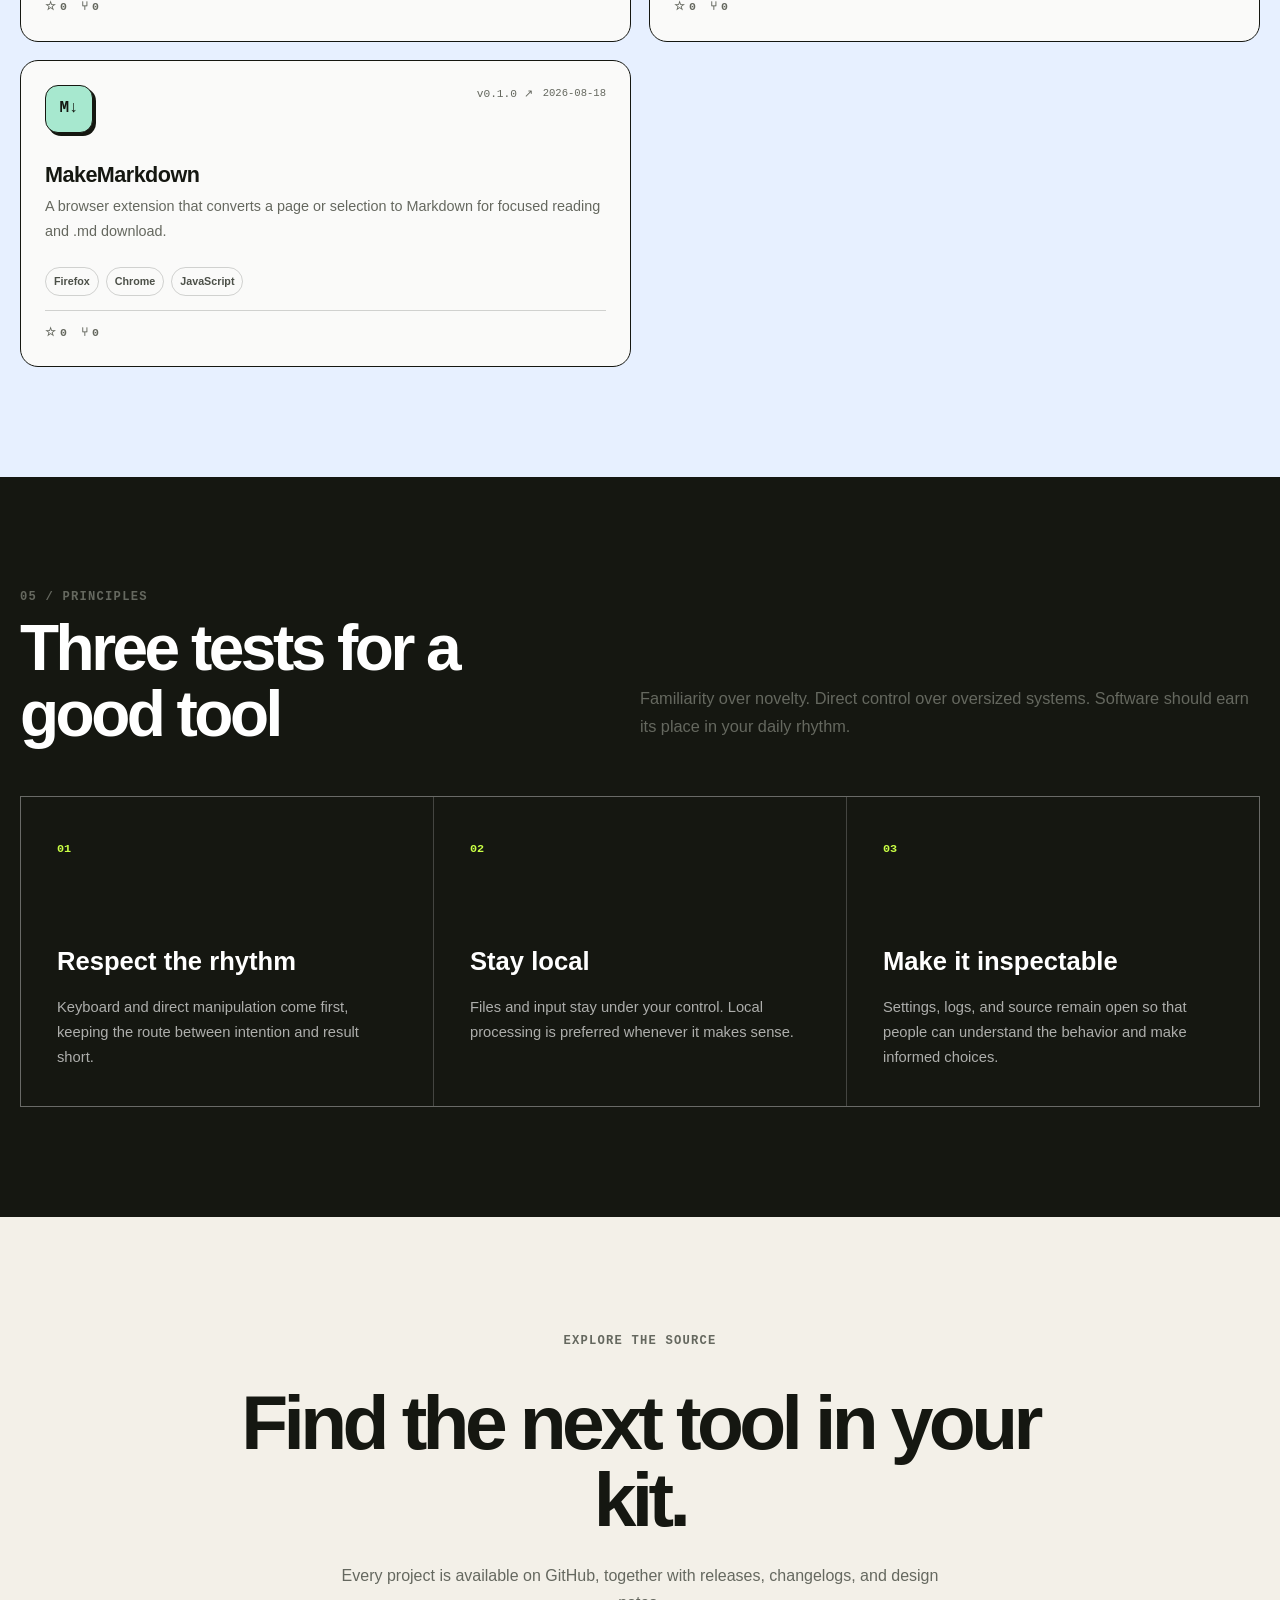
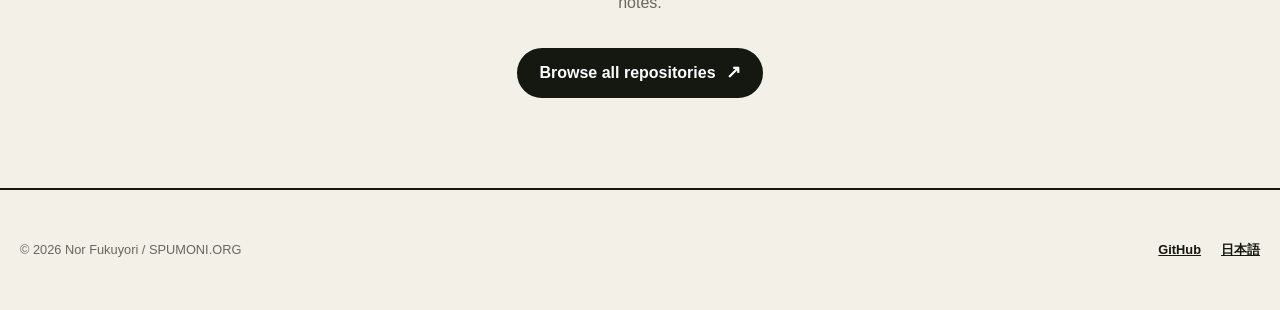
<file: en/index.html>
<!doctype html>
<html lang="en">
<head>
  <meta charset="utf-8">
  <meta name="viewport" content="width=device-width, initial-scale=1">
  <title>FUKUYORI SOFTWARE — Make everyday computing feel like yours.</title>
  <meta name="description" content="Desktop apps, command-line tools, and reading software for Windows, macOS, and Linux by Nor Fukuyori.">
  <meta name="theme-color" content="#f3f0e8">
  <meta property="og:title" content="FUKUYORI SOFTWARE">
  <meta property="og:description" content="Software designed around the rhythm of how you work.">
  <meta property="og:type" content="website">
  <meta property="og:image" content="../assets/tfx-windows.png">
  <link rel="alternate" hreflang="ja" href="../">
  <link rel="alternate" hreflang="en" href="./">
  <link rel="stylesheet" href="../styles.css">
  <script src="../site.js" defer></script>
</head>
<body>
  <a class="skip-link" href="#main">Skip to content</a>
  <header class="site-header">
    <div class="header-inner">
      <a class="brand" href="#top" aria-label="FUKUYORI SOFTWARE home">
        <span class="brand-mark" aria-hidden="true"></span>
        <span>FUKUYORI / SOFTWARE</span>
      </a>
      <button class="menu-button" type="button" aria-label="Open menu" aria-expanded="false" data-menu-button>
        <span></span><span></span><span></span>
      </button>
      <nav class="site-nav" aria-label="Main navigation" data-site-nav>
        <a href="#featured">Featured</a>
        <a href="#apps">All apps</a>
        <a href="#forks">Forks</a>
        <a href="#extensions">Browser extensions</a>
        <a href="#principles">Principles</a>
        <a href="https://github.com/fukuyori" target="_blank" rel="noreferrer">GitHub ↗</a>
        <a class="language-link" href="../" lang="ja">日本語</a>
      </nav>
    </div>
  </header>

  <main id="main">
    <section class="hero" id="top">
      <div class="hero-main reveal">
        <p class="eyebrow">Independent software / Japan</p>
        <h1>Make everyday computing<br><span class="accent">feel like yours.</span></h1>
        <p class="hero-copy">Find a file. Read a book. Drive a terminal. I build focused software that makes familiar actions lighter, faster, and more satisfying.</p>
        <div class="hero-actions">
          <a class="button" href="https://github.com/fukuyori" target="_blank" rel="noreferrer">Explore on GitHub</a>
          <a class="button secondary" href="#apps">Find an app</a>
        </div>
        <ul class="hero-stats" aria-label="Activity overview">
          <li><strong>113</strong><span>Repositories</span></li>
          <li><strong>3</strong><span>Desktop OS</span></li>
          <li><strong>2014—</strong><span>Building</span></li>
        </ul>
      </div>

      <div class="hero-visual reveal" aria-label="Screens from tfx and Mycel">
        <div class="terminal-chip">
          <header><img src="../assets/wtmux-icon.png" alt=""> wtmux / 4.0.2</header>
          <p><b>3 panes</b> · 2 tabs</p>
          <p>session <b>ready_</b></p>
        </div>
        <figure class="visual-card primary">
          <img src="../assets/tfx-windows.png" alt="File list in tfx for Windows">
          <figcaption class="visual-label"><span>tfx / WINDOWS</span><span>KEYBOARD FIRST</span></figcaption>
        </figure>
        <figure class="visual-card secondary">
          <img src="../assets/mycel.png" alt="Whiteboard-style mind map in Mycel">
          <figcaption class="visual-label"><span>MYCEL / MIND-MAP TOOL</span><span>MAP YOUR STRUCTURE</span></figcaption>
        </figure>
      </div>
    </section>

    <div class="ticker" aria-hidden="true">
      <div class="ticker-track">
        <span>Windows native</span><span>macOS</span><span>Linux</span><span>Rust</span><span>C++ / Qt</span><span>Local AI</span><span>Keyboard first</span><span>Source available</span>
        <span>Windows native</span><span>macOS</span><span>Linux</span><span>Rust</span><span>C++ / Qt</span><span>Local AI</span><span>Keyboard first</span><span>Source available</span>
      </div>
    </div>

    <section class="section" id="featured">
      <div class="section-shell">
        <div class="section-heading reveal">
          <div><p class="section-kicker">01 / Featured</p><h2>Selected projects</h2></div>
          <p class="heading-copy">Small points of friction, reshaped into tools that feel at home on the operating system. Finished apps and boundary-pushing experiments are both open on GitHub.</p>
        </div>

        <div class="featured-grid">
          <article class="feature-card tfx reveal">
            <div class="feature-media"><img src="../assets/tfx-macos.png" alt="Split file view in tfx for macOS"></div>
            <div class="feature-content">
              <div class="card-topline"><span class="pill">macOS + Windows + Linux</span><span>tfx family</span></div>
              <h3>tfx family</h3>
              <p>The speed of a terminal with the clarity of a desktop app. A two-pane file manager with previews and an integrated terminal.</p>
              <a class="text-link" href="tfx/">Discover tfx →</a>
              <a class="text-link" href="https://github.com/fukuyori/tfx" target="_blank" rel="noreferrer">Explore for macOS ↗</a>
              <a class="text-link" href="https://github.com/fukuyori/tfx-for-windows" target="_blank" rel="noreferrer">Explore for Windows ↗</a>
              <a class="text-link" href="https://github.com/fukuyori/tfx-for-linux" target="_blank" rel="noreferrer">Explore for Linux ↗</a>
            </div>
          </article>

          <article class="feature-card rakukan reveal">
            <div class="feature-content">
              <div class="card-topline"><span class="pill">Experimental / Windows</span><span>v0.12.0</span></div>
              <h3>rakukan</h3>
              <p>An experimental Japanese IME combining a local LLM with Mozc-family dictionaries. Its TSF client and inference engine run in separate processes.</p>
              <a class="text-link" href="rakukan/">Discover rakukan →</a>
              <a class="text-link" href="https://github.com/fukuyori/rakukan" target="_blank" rel="noreferrer">Explore the project ↗</a>
            </div>
          </article>

          <article class="feature-card wtmux reveal">
            <div class="feature-content">
              <div class="card-topline"><span class="pill">Rust / Cross-platform</span><span>v4.1.0</span></div>
              <h3>wtmux</h3>
              <p>The tmux workflow, from Windows to every major desktop OS. A terminal multiplexer equally at home in hands-on and agent-driven sessions.</p>
              <a class="text-link" href="wtmux/">Discover wtmux →</a>
              <a class="text-link" href="https://github.com/fukuyori/wtmux" target="_blank" rel="noreferrer">Explore the project ↗</a>
            </div>
          </article>

          <article class="feature-card spindle reveal">
            <img class="spindle-art" src="../assets/spindle-icon.png" alt="Spindle app icon">
            <div class="feature-content">
              <div class="card-topline"><span class="pill">C++ / Qt / EPUB</span><span>v0.9.0</span></div>
              <h3>Spindle</h3>
              <p>Vertical writing, fixed layouts, read-aloud, notes, and local AI translation—without flattening the book's original design.</p>
              <a class="text-link" href="spindle/">Discover Spindle →</a>
              <a class="text-link" href="https://github.com/fukuyori/Spindle" target="_blank" rel="noreferrer">Explore the project ↗</a>
            </div>
          </article>

          <article class="feature-card snapnote reveal">
            <img class="snapnote-art" src="../assets/snapnote-icon.svg" alt="SnapNote Studio app icon">
            <div class="feature-content">
              <div class="card-topline"><span class="pill">C# / WPF / Windows</span><span>v4.2.0</span></div>
              <h3>SnapNote Studio</h3>
              <p>Capture any area of the screen and make it clear with arrows, shapes, text, blur effects, and other focused annotation tools.</p>
              <a class="text-link" href="snapnote/">Discover SnapNote Studio →</a>
              <a class="text-link" href="https://github.com/fukuyori/snapnote" target="_blank" rel="noreferrer">Explore the project ↗</a>
            </div>
          </article>
        </div>
      </div>
    </section>

    <section class="section" id="apps">
      <div class="section-shell">
        <div class="section-heading reveal">
          <div><p class="section-kicker">02 / App catalog</p><h2>Find a tool for the job</h2></div>
          <p class="heading-copy">Downloads, source, and detailed instructions live in each GitHub repository. Please read the notes before trying experimental projects.</p>
        </div>
        <div class="catalog-toolbar reveal">
          <div class="filter-list" aria-label="Filter apps">
            <button class="filter-button" type="button" data-filter="all" aria-pressed="true">All</button>
            <button class="filter-button" type="button" data-filter="windows" aria-pressed="false">Windows</button>
            <button class="filter-button" type="button" data-filter="macos" aria-pressed="false">macOS</button>
            <button class="filter-button" type="button" data-filter="linux" aria-pressed="false">Linux</button>
            <button class="filter-button" type="button" data-filter="cross" aria-pressed="false">Cross-platform</button>
            <button class="filter-button" type="button" data-filter="terminal" aria-pressed="false">CLI / TUI</button>
            <button class="filter-button" type="button" data-filter="reading" aria-pressed="false">Read & write</button>
            <button class="filter-button" type="button" data-filter="ai" aria-pressed="false">Local AI</button>
          </div>
          <p class="catalog-count" data-catalog-count aria-live="polite"></p>
        </div>
        <div class="app-grid" data-app-grid></div>
      </div>
    </section>

    <section class="section forks" id="forks">
      <div class="section-shell">
        <div class="section-heading reveal">
          <div><p class="section-kicker">03 / Forked apps</p><h2>Open-source projects, adapted</h2></div>
          <p class="heading-copy">Forks that add Windows support, Japanese input, interface refinements, and other focused changes to existing open-source projects. Each card identifies its upstream project.</p>
        </div>
        <div class="app-grid fork-grid" data-fork-grid></div>
      </div>
    </section>

    <section class="section extensions" id="extensions">
      <div class="section-shell">
        <div class="section-heading reveal">
          <div><p class="section-kicker">04 / Browser extensions</p><h2>Shape the web around you</h2></div>
          <p class="heading-copy">Small extensions that tune familiar web services to the amount and kind of information you want to see.</p>
        </div>
        <div class="app-grid extension-grid" data-extension-grid></div>
      </div>
    </section>

    <section class="section principles" id="principles">
      <div class="section-shell">
        <div class="section-heading reveal">
          <div><p class="section-kicker">05 / Principles</p><h2>Three tests for a good tool</h2></div>
          <p class="heading-copy">Familiarity over novelty. Direct control over oversized systems. Software should earn its place in your daily rhythm.</p>
        </div>
        <div class="principle-grid reveal">
          <article class="principle"><span class="principle-number">01</span><h3>Respect the rhythm</h3><p>Keyboard and direct manipulation come first, keeping the route between intention and result short.</p></article>
          <article class="principle"><span class="principle-number">02</span><h3>Stay local</h3><p>Files and input stay under your control. Local processing is preferred whenever it makes sense.</p></article>
          <article class="principle"><span class="principle-number">03</span><h3>Make it inspectable</h3><p>Settings, logs, and source remain open so that people can understand the behavior and make informed choices.</p></article>
        </div>
      </div>
    </section>

    <section class="closing">
      <div class="section-shell reveal">
        <p class="section-kicker">Explore the source</p>
        <h2>Find the next tool in your kit.</h2>
        <p>Every project is available on GitHub, together with releases, changelogs, and design notes.</p>
        <a class="button" href="https://github.com/fukuyori?tab=repositories" target="_blank" rel="noreferrer">Browse all repositories</a>
      </div>
    </section>
  </main>

  <footer class="site-footer">
    <div class="footer-inner">
      <p>© <span data-year></span> Nor Fukuyori / SPUMONI.ORG</p>
      <div class="footer-links"><a href="https://github.com/fukuyori" target="_blank" rel="noreferrer">GitHub</a><a href="../" lang="ja">日本語</a></div>
    </div>
  </footer>
</body>
</html>
</file>
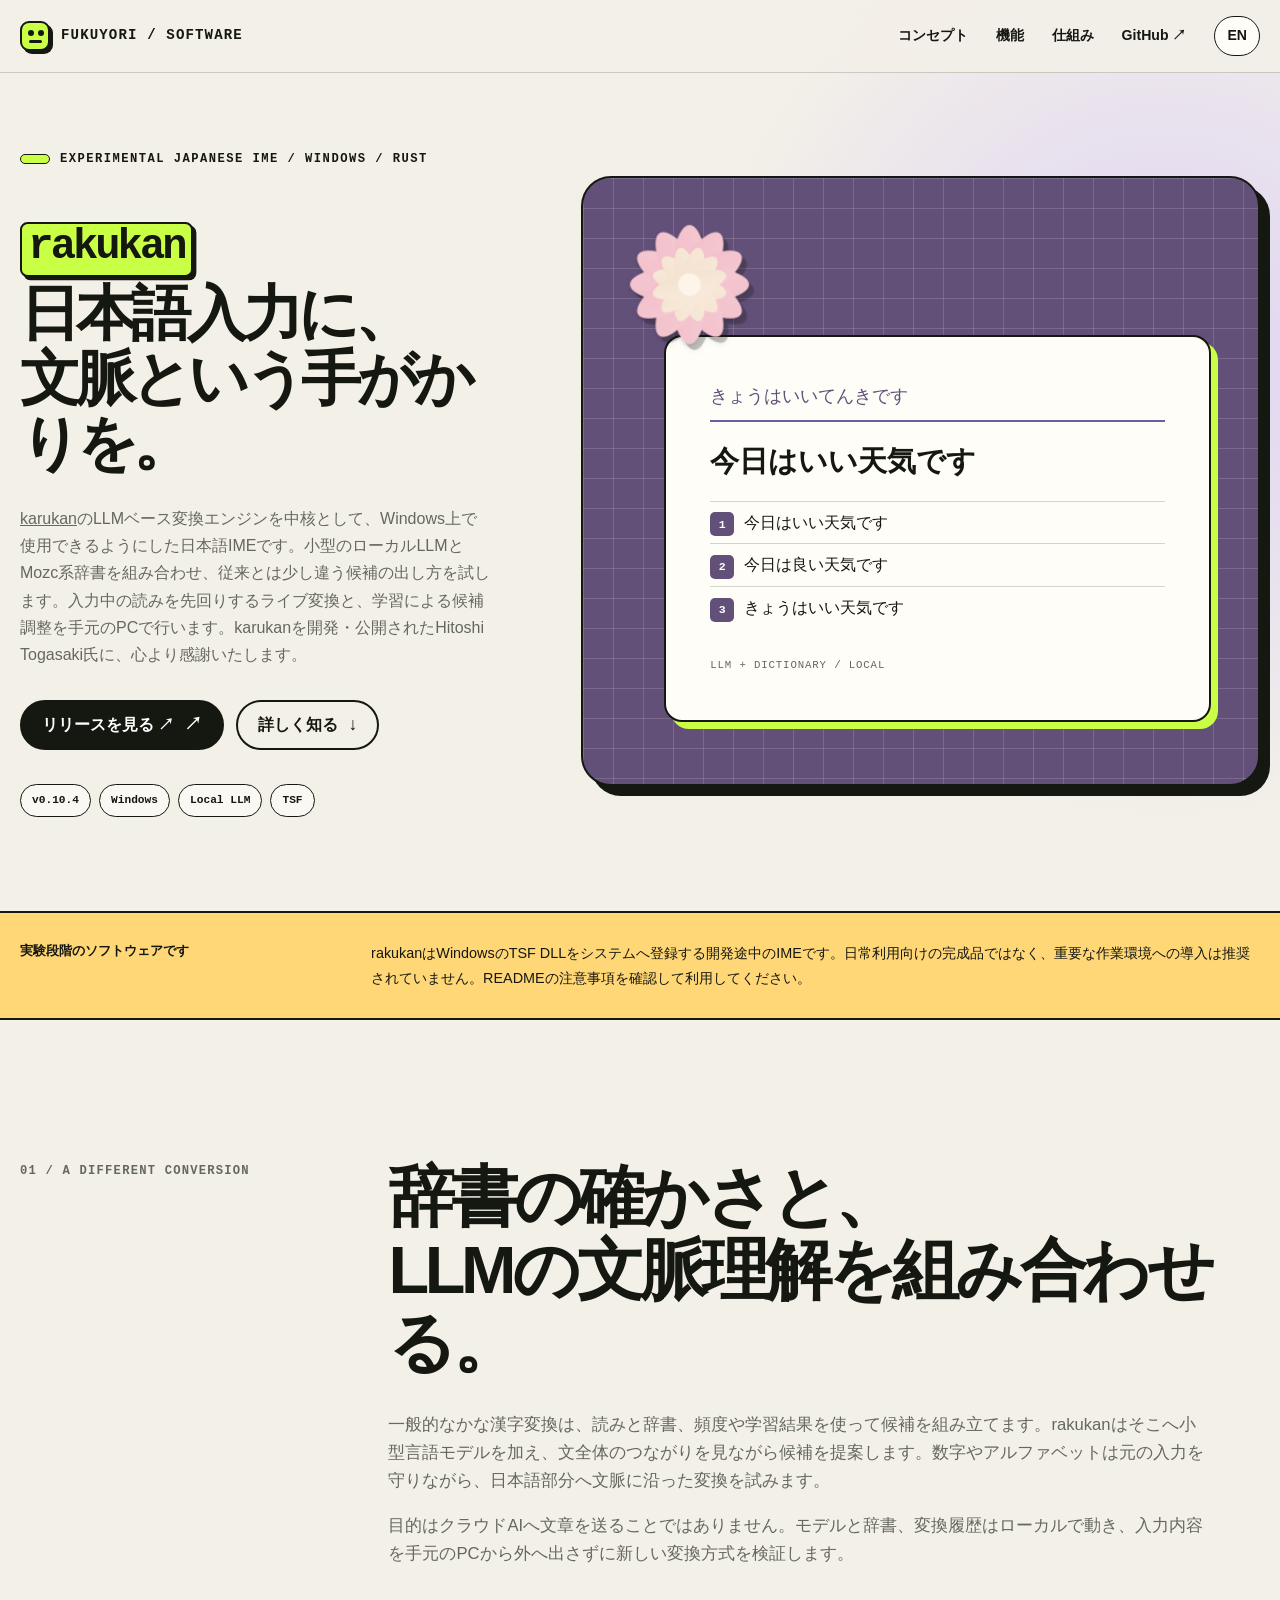
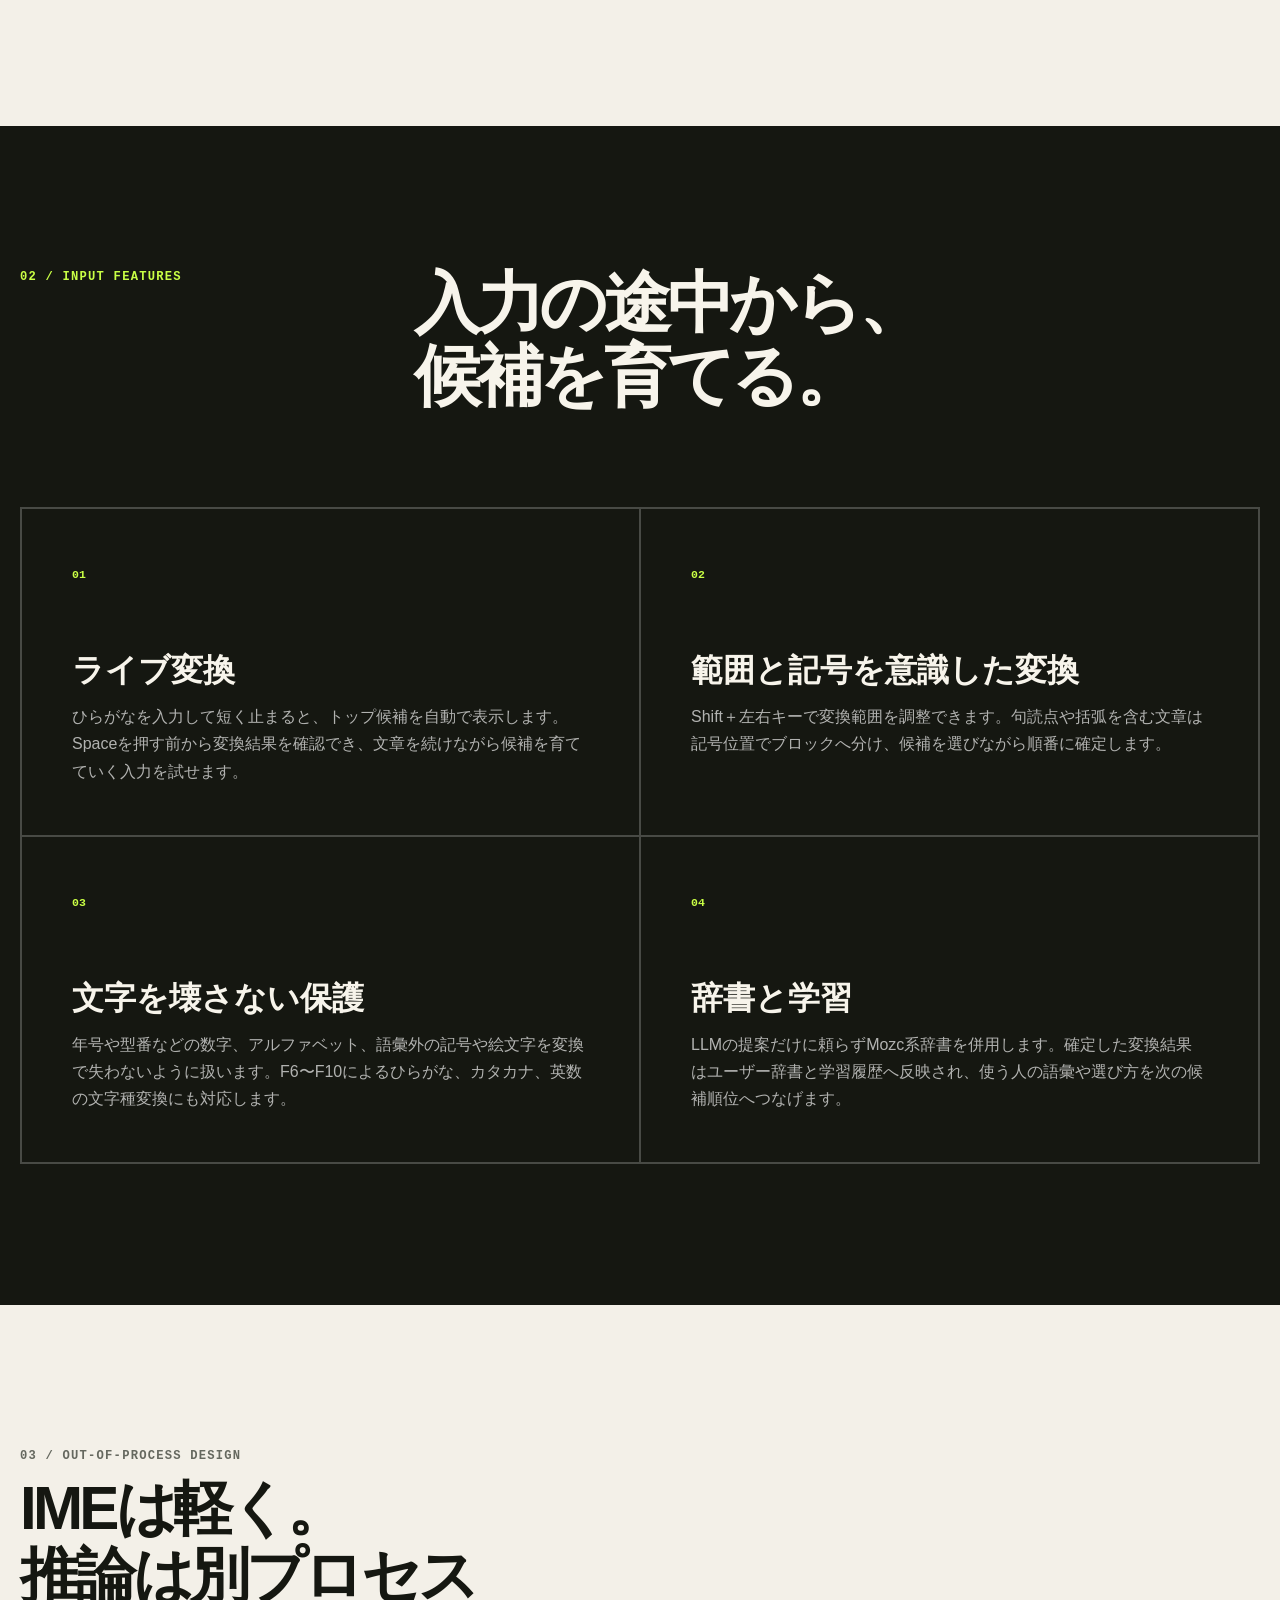
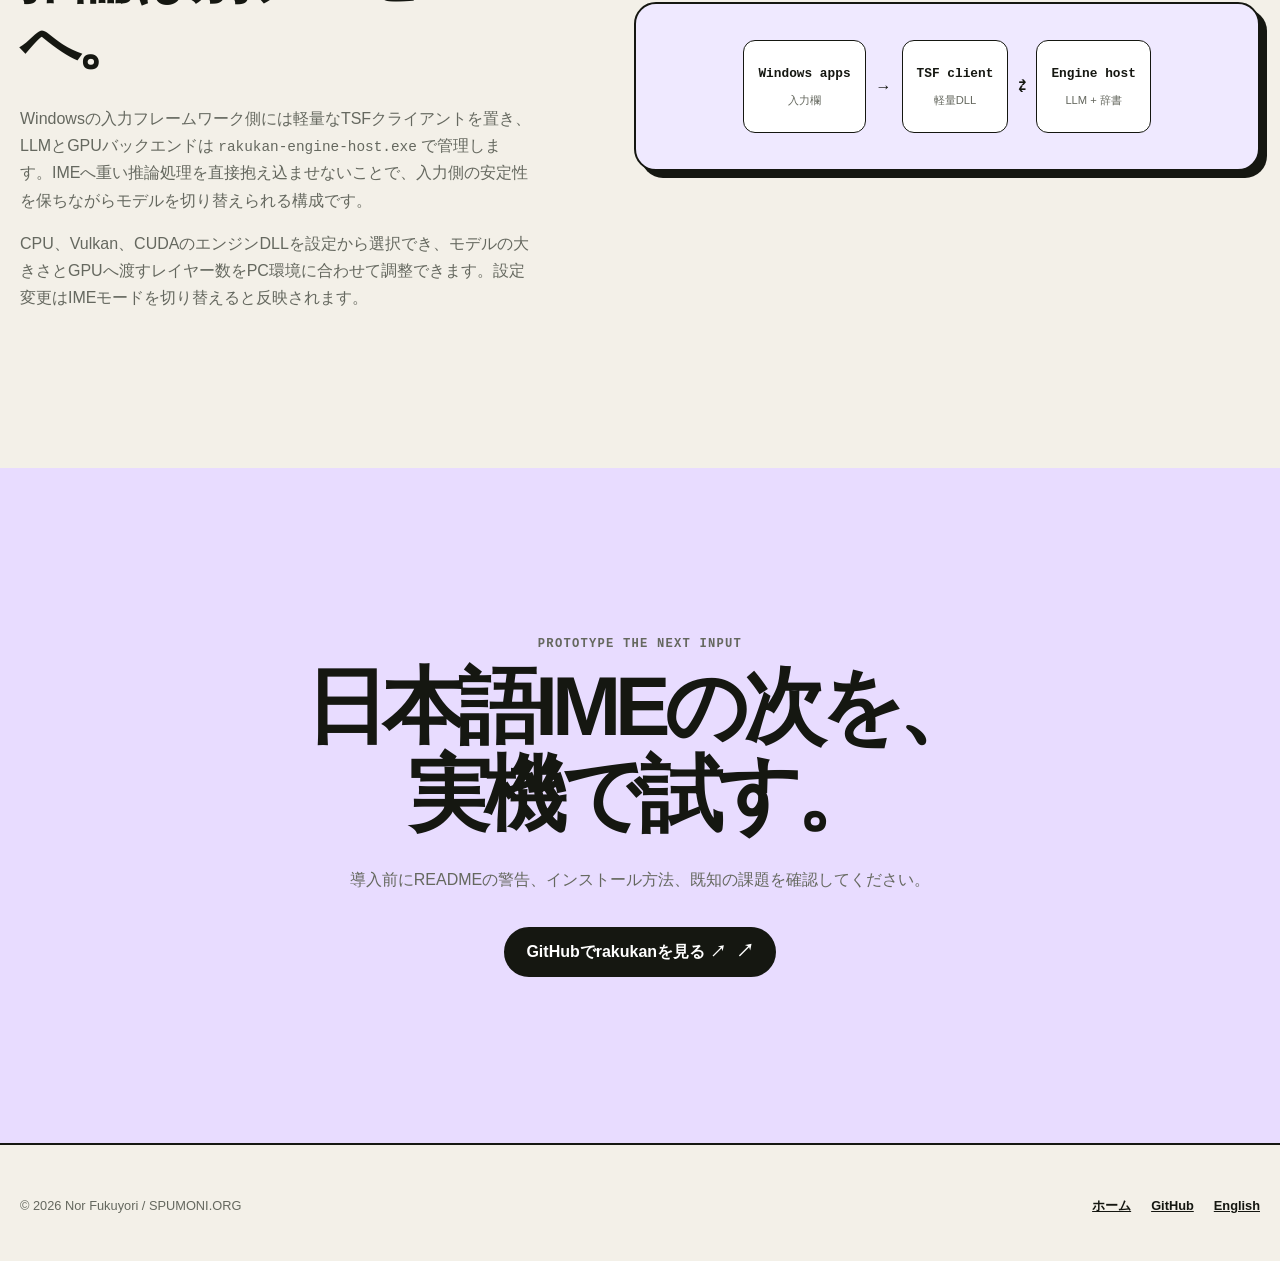
<file: rakukan/index.html>
<!doctype html><html lang="ja"><head>
  <meta charset="utf-8"><meta name="viewport" content="width=device-width, initial-scale=1">
  <title>rakukan — ローカルLLMで日本語入力を考え直す</title><meta name="description" content="小型ローカルLLMとMozc系辞書を組み合わせた、実験的なWindows向け日本語IME rakukanの紹介。">
  <meta name="theme-color" content="#f3f0e8"><meta property="og:title" content="rakukan — Experimental Japanese IME"><meta property="og:description" content="ローカルLLMと辞書で、次の日本語入力を探る。"><meta property="og:type" content="website"><meta property="og:image" content="../assets/rakukan-icon.ico">
  <link rel="alternate" hreflang="ja" href="./"><link rel="alternate" hreflang="en" href="../en/rakukan/"><link rel="stylesheet" href="../styles.css"><script src="../site.js" defer></script>
</head><body class="product-page app-detail-page rakukan-page">
  <a class="skip-link" href="#main">本文へ移動</a><header class="site-header"><div class="header-inner"><a class="brand" href="../" aria-label="FUKUYORI SOFTWARE ホーム"><span class="brand-mark" aria-hidden="true"></span><span>FUKUYORI / SOFTWARE</span></a><button class="menu-button" type="button" aria-label="メニューを開く" aria-expanded="false" data-menu-button><span></span><span></span><span></span></button><nav class="site-nav" data-site-nav><a href="#concept">コンセプト</a><a href="#features">機能</a><a href="#architecture">仕組み</a><a href="https://github.com/fukuyori/rakukan" target="_blank" rel="noreferrer">GitHub ↗</a><a class="language-link" href="../en/rakukan/" lang="en">EN</a></nav></div></header>
  <main id="main">
    <section class="app-detail-hero"><div class="app-detail-copy reveal"><p class="eyebrow">Experimental Japanese IME / Windows / Rust</p><h1><span>rakukan</span><br>日本語入力に、<br>文脈という手がかりを。</h1><p class="product-lead"><a href="https://github.com/togatoga/karukan" target="_blank" rel="noreferrer">karukan</a>のLLMベース変換エンジンを中核として、Windows上で使用できるようにした日本語IMEです。小型のローカルLLMとMozc系辞書を組み合わせ、従来とは少し違う候補の出し方を試します。入力中の読みを先回りするライブ変換と、学習による候補調整を手元のPCで行います。karukanを開発・公開されたHitoshi Togasaki氏に、心より感謝いたします。</p><div class="product-actions"><a class="button" href="https://github.com/fukuyori/rakukan/releases" target="_blank" rel="noreferrer">リリースを見る ↗</a><a class="button secondary" href="#concept">詳しく知る</a></div><ul class="product-tags"><li>v0.10.4</li><li>Windows</li><li>Local LLM</li><li>TSF</li></ul></div>
      <div class="app-detail-art rakukan-art reveal"><img src="../assets/rakukan-icon.ico" alt="rakukanのアプリアイコン"><div class="ime-demo"><p class="ime-reading">きょうはいいてんきです</p><p class="ime-result">今日はいい天気です</p><ol><li><b>1</b>今日はいい天気です</li><li><b>2</b>今日は良い天気です</li><li><b>3</b>きょうはいい天気です</li></ol><span>LLM + DICTIONARY / LOCAL</span></div></div>
    </section>
    <aside class="product-warning"><div class="product-shell"><b>実験段階のソフトウェアです</b><p>rakukanはWindowsのTSF DLLをシステムへ登録する開発途中のIMEです。日常利用向けの完成品ではなく、重要な作業環境への導入は推奨されていません。READMEの注意事項を確認して利用してください。</p></div></aside>
    <section class="product-section" id="concept"><div class="product-shell product-intro reveal"><p class="section-kicker">01 / A different conversion</p><div><h2>辞書の確かさと、<br>LLMの文脈理解を組み合わせる。</h2><p>一般的なかな漢字変換は、読みと辞書、頻度や学習結果を使って候補を組み立てます。rakukanはそこへ小型言語モデルを加え、文全体のつながりを見ながら候補を提案します。数字やアルファベットは元の入力を守りながら、日本語部分へ文脈に沿った変換を試みます。</p><p>目的はクラウドAIへ文章を送ることではありません。モデルと辞書、変換履歴はローカルで動き、入力内容を手元のPCから外へ出さずに新しい変換方式を検証します。</p></div></div></section>
    <section class="product-section product-section-dark" id="features"><div class="product-shell"><div class="product-heading reveal"><p class="section-kicker">02 / Input features</p><h2>入力の途中から、<br>候補を育てる。</h2></div><div class="product-feature-grid"><article class="product-feature reveal"><span>01</span><h3>ライブ変換</h3><p>ひらがなを入力して短く止まると、トップ候補を自動で表示します。Spaceを押す前から変換結果を確認でき、文章を続けながら候補を育てていく入力を試せます。</p></article><article class="product-feature reveal"><span>02</span><h3>範囲と記号を意識した変換</h3><p>Shift＋左右キーで変換範囲を調整できます。句読点や括弧を含む文章は記号位置でブロックへ分け、候補を選びながら順番に確定します。</p></article><article class="product-feature reveal"><span>03</span><h3>文字を壊さない保護</h3><p>年号や型番などの数字、アルファベット、語彙外の記号や絵文字を変換で失わないように扱います。F6〜F10によるひらがな、カタカナ、英数の文字種変換にも対応します。</p></article><article class="product-feature reveal"><span>04</span><h3>辞書と学習</h3><p>LLMの提案だけに頼らずMozc系辞書を併用します。確定した変換結果はユーザー辞書と学習履歴へ反映され、使う人の語彙や選び方を次の候補順位へつなげます。</p></article></div></div></section>
    <section class="product-section" id="architecture"><div class="product-shell app-process reveal"><div><p class="section-kicker">03 / Out-of-process design</p><h2>IMEは軽く。<br>推論は別プロセスへ。</h2><p>Windowsの入力フレームワーク側には軽量なTSFクライアントを置き、LLMとGPUバックエンドは <code>rakukan-engine-host.exe</code> で管理します。IMEへ重い推論処理を直接抱え込ませないことで、入力側の安定性を保ちながらモデルを切り替えられる構成です。</p><p>CPU、Vulkan、CUDAのエンジンDLLを設定から選択でき、モデルの大きさとGPUへ渡すレイヤー数をPC環境に合わせて調整できます。設定変更はIMEモードを切り替えると反映されます。</p></div><div class="process-diagram"><div><b>Windows apps</b><span>入力欄</span></div><i>→</i><div><b>TSF client</b><span>軽量DLL</span></div><i>⇄</i><div><b>Engine host</b><span>LLM + 辞書</span></div></div></div></section>
    <section class="product-cta rakukan-cta"><div class="product-shell reveal"><p class="section-kicker">Prototype the next input</p><h2>日本語IMEの次を、<br>実機で試す。</h2><p>導入前にREADMEの警告、インストール方法、既知の課題を確認してください。</p><a class="button" href="https://github.com/fukuyori/rakukan" target="_blank" rel="noreferrer">GitHubでrakukanを見る ↗</a></div></section>
  </main><footer class="site-footer"><div class="footer-inner"><p>© <span data-year></span> Nor Fukuyori / SPUMONI.ORG</p><div class="footer-links"><a href="../">ホーム</a><a href="https://github.com/fukuyori/rakukan" target="_blank" rel="noreferrer">GitHub</a><a href="../en/rakukan/" lang="en">English</a></div></div></footer>
</body></html>
</file>
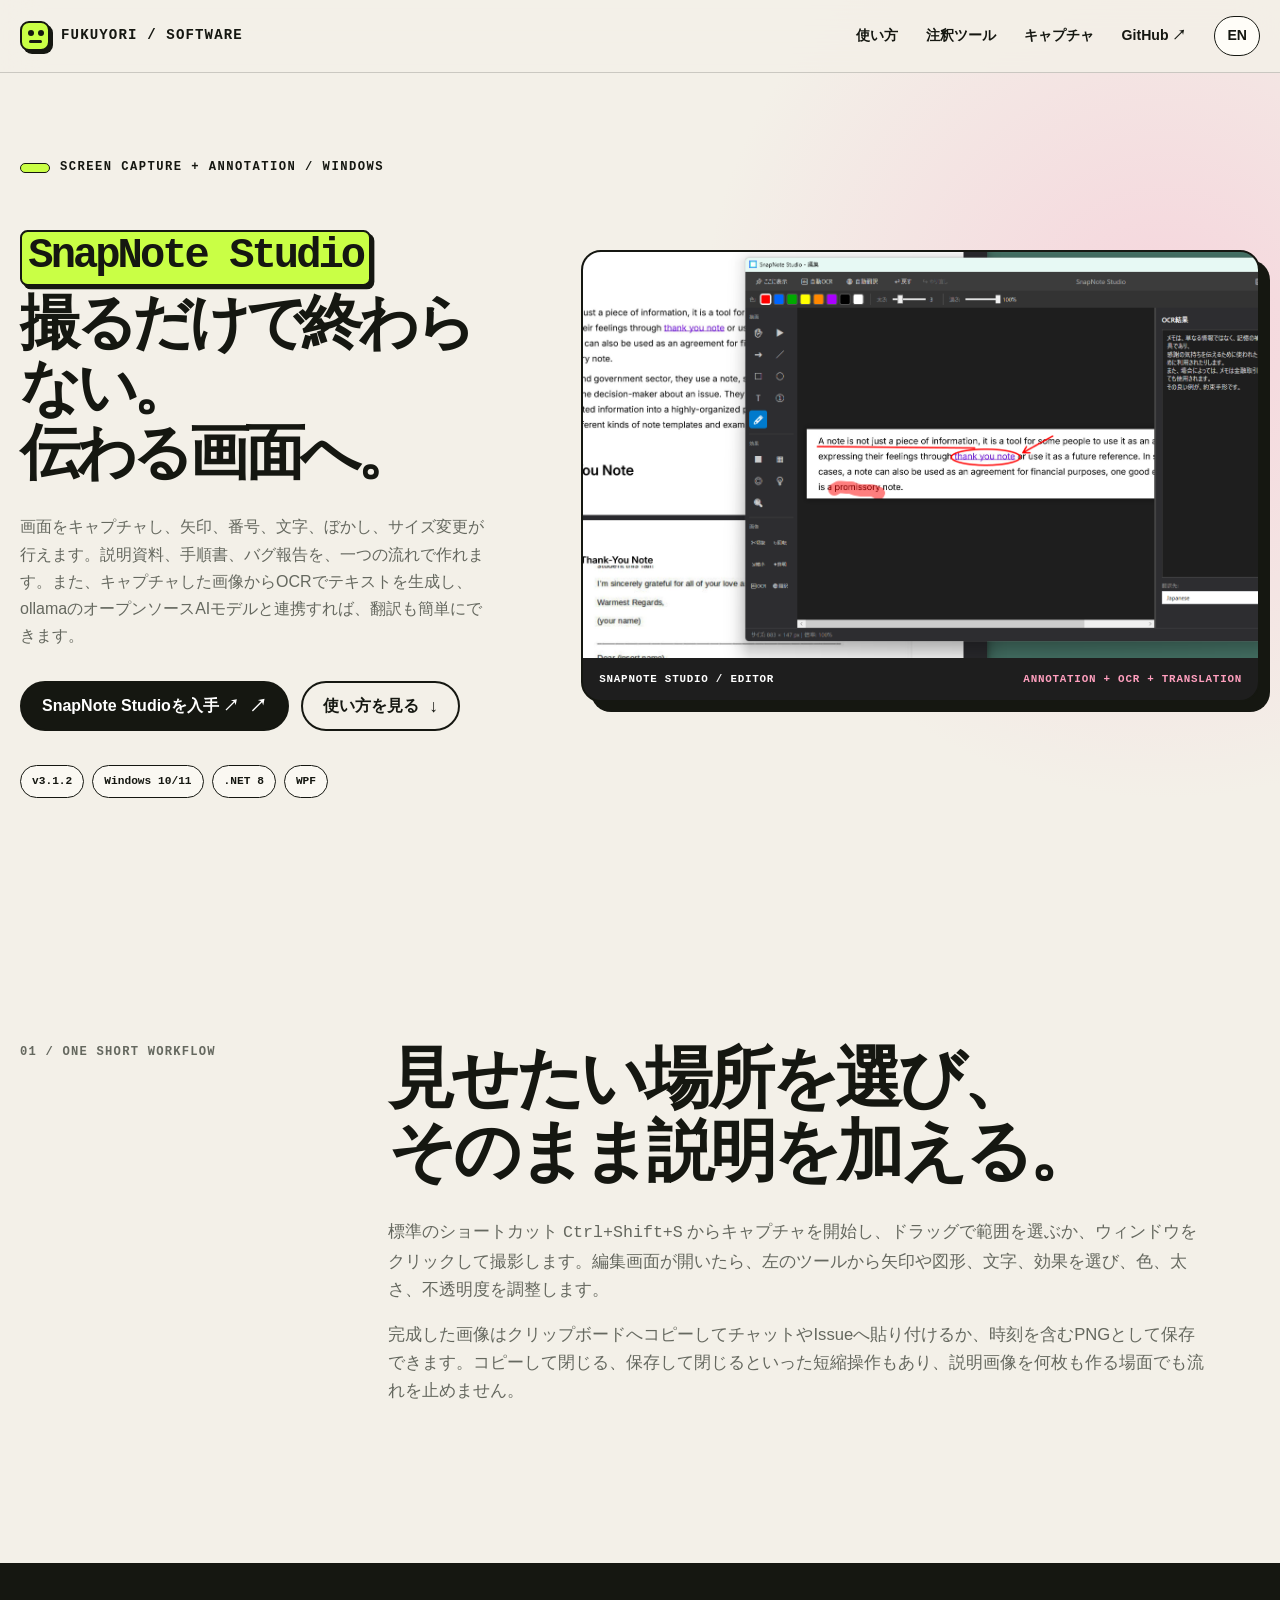
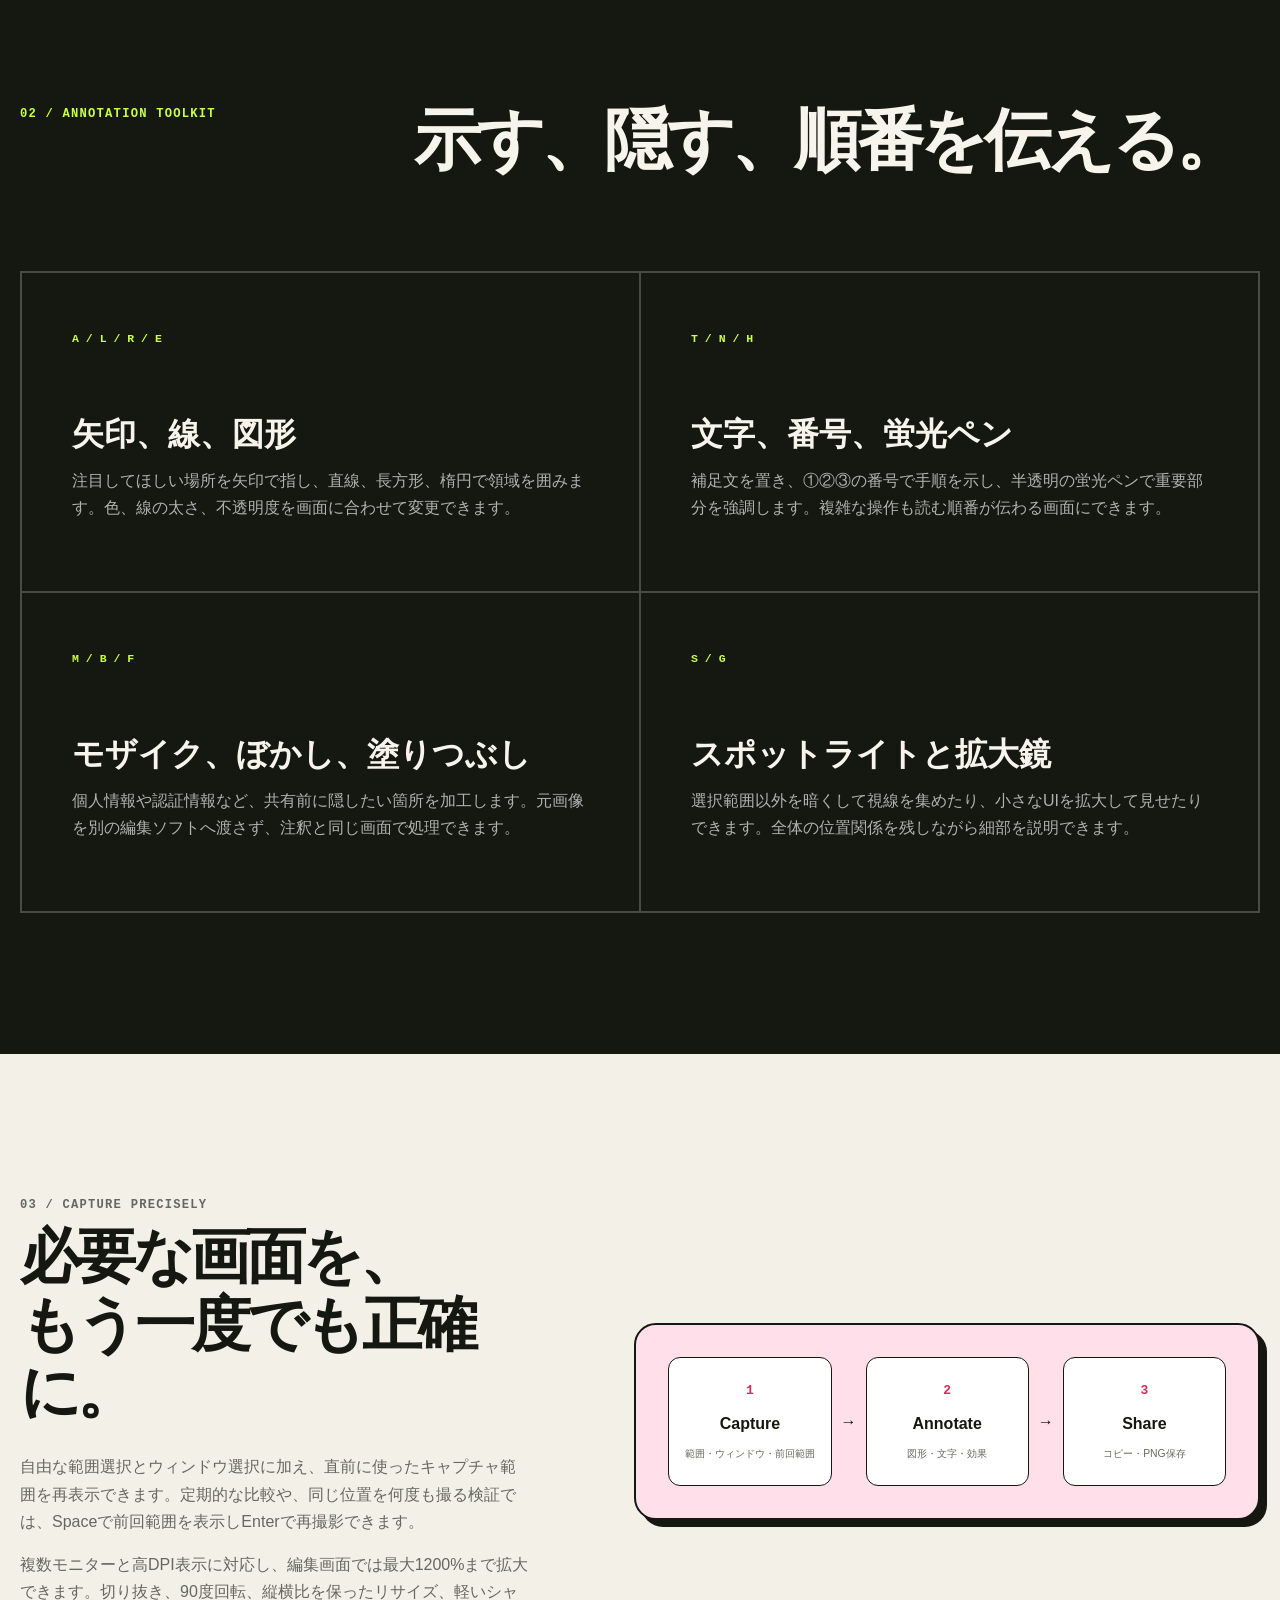
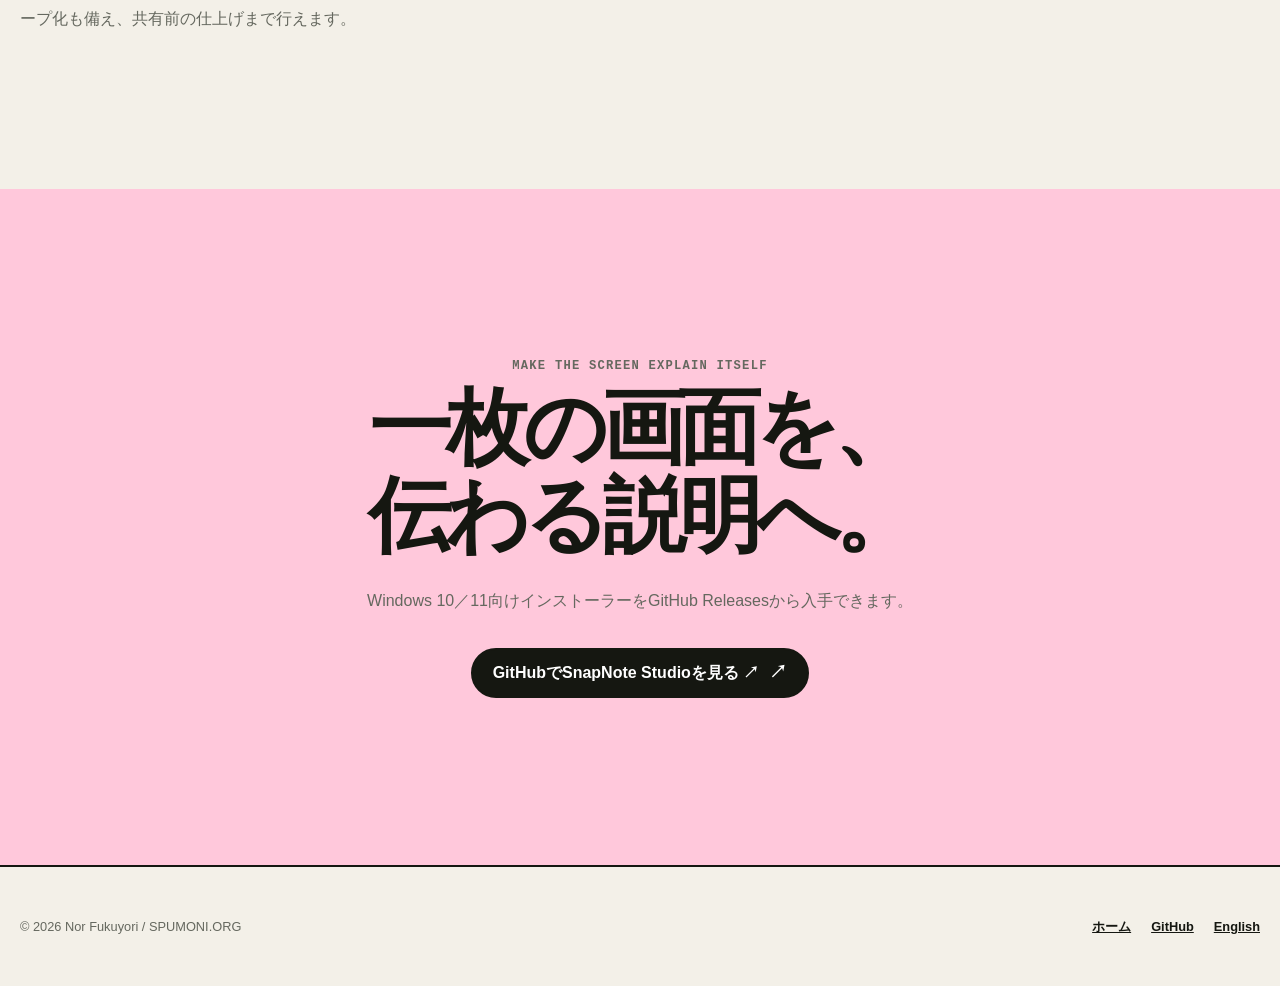
<file: snapnote/index.html>
<!doctype html><html lang="ja"><head>
  <meta charset="utf-8"><meta name="viewport" content="width=device-width, initial-scale=1"><title>SnapNote Studio — 撮って、伝わる形にする</title><meta name="description" content="範囲・ウィンドウのキャプチャと、矢印、図形、文字、ぼかしなどの注釈を一つにしたWindowsアプリ SnapNote Studio。"><meta name="theme-color" content="#f3f0e8"><meta property="og:title" content="SnapNote Studio"><meta property="og:description" content="画面を撮って、伝わる形に整える。"><meta property="og:type" content="website"><meta property="og:image" content="screenshot.png"><link rel="alternate" hreflang="ja" href="./"><link rel="alternate" hreflang="en" href="../en/snapnote/"><link rel="stylesheet" href="../styles.css"><script src="../site.js" defer></script>
</head><body class="product-page app-detail-page snapnote-page"><a class="skip-link" href="#main">本文へ移動</a><header class="site-header"><div class="header-inner"><a class="brand" href="../"><span class="brand-mark" aria-hidden="true"></span><span>FUKUYORI / SOFTWARE</span></a><button class="menu-button" type="button" aria-label="メニューを開く" aria-expanded="false" data-menu-button><span></span><span></span><span></span></button><nav class="site-nav" data-site-nav><a href="#workflow">使い方</a><a href="#tools">注釈ツール</a><a href="#capture">キャプチャ</a><a href="https://github.com/fukuyori/snapnote" target="_blank" rel="noreferrer">GitHub ↗</a><a class="language-link" href="../en/snapnote/" lang="en">EN</a></nav></div></header>
  <main id="main"><section class="app-detail-hero"><div class="app-detail-copy reveal"><p class="eyebrow">Screen capture + annotation / Windows</p><h1><span>SnapNote Studio</span><br>撮るだけで終わらない。<br>伝わる画面へ。</h1><p class="product-lead">画面をキャプチャし、矢印、番号、文字、ぼかし、サイズ変更が行えます。説明資料、手順書、バグ報告を、一つの流れで作れます。また、キャプチャした画像からOCRでテキストを生成し、ollamaのオープンソースAIモデルと連携すれば、翻訳も簡単にできます。</p><div class="product-actions"><a class="button" href="https://github.com/fukuyori/snapnote/releases/latest" target="_blank" rel="noreferrer">SnapNote Studioを入手 ↗</a><a class="button secondary" href="#workflow">使い方を見る</a></div><ul class="product-tags"><li>v3.1.2</li><li>Windows 10/11</li><li>.NET 8</li><li>WPF</li></ul></div><figure class="snapnote-product-shot reveal"><img src="screenshot.png" alt="SnapNote Studioで画面をキャプチャし、矢印、下線、囲み、OCRを使って注釈している編集画面"><figcaption><span>SnapNote Studio / Editor</span><span>Annotation + OCR + Translation</span></figcaption></figure></section>
    <section class="product-section" id="workflow"><div class="product-shell product-intro reveal"><p class="section-kicker">01 / One short workflow</p><div><h2>見せたい場所を選び、<br>そのまま説明を加える。</h2><p>標準のショートカット <code>Ctrl+Shift+S</code> からキャプチャを開始し、ドラッグで範囲を選ぶか、ウィンドウをクリックして撮影します。編集画面が開いたら、左のツールから矢印や図形、文字、効果を選び、色、太さ、不透明度を調整します。</p><p>完成した画像はクリップボードへコピーしてチャットやIssueへ貼り付けるか、時刻を含むPNGとして保存できます。コピーして閉じる、保存して閉じるといった短縮操作もあり、説明画像を何枚も作る場面でも流れを止めません。</p></div></div></section>
    <section class="product-section product-section-dark" id="tools"><div class="product-shell"><div class="product-heading reveal"><p class="section-kicker">02 / Annotation toolkit</p><h2>示す、隠す、順番を伝える。</h2></div><div class="product-feature-grid"><article class="product-feature reveal"><span>A / L / R / E</span><h3>矢印、線、図形</h3><p>注目してほしい場所を矢印で指し、直線、長方形、楕円で領域を囲みます。色、線の太さ、不透明度を画面に合わせて変更できます。</p></article><article class="product-feature reveal"><span>T / N / H</span><h3>文字、番号、蛍光ペン</h3><p>補足文を置き、①②③の番号で手順を示し、半透明の蛍光ペンで重要部分を強調します。複雑な操作も読む順番が伝わる画面にできます。</p></article><article class="product-feature reveal"><span>M / B / F</span><h3>モザイク、ぼかし、塗りつぶし</h3><p>個人情報や認証情報など、共有前に隠したい箇所を加工します。元画像を別の編集ソフトへ渡さず、注釈と同じ画面で処理できます。</p></article><article class="product-feature reveal"><span>S / G</span><h3>スポットライトと拡大鏡</h3><p>選択範囲以外を暗くして視線を集めたり、小さなUIを拡大して見せたりできます。全体の位置関係を残しながら細部を説明できます。</p></article></div></div></section>
    <section class="product-section" id="capture"><div class="product-shell app-process reveal"><div><p class="section-kicker">03 / Capture precisely</p><h2>必要な画面を、<br>もう一度でも正確に。</h2><p>自由な範囲選択とウィンドウ選択に加え、直前に使ったキャプチャ範囲を再表示できます。定期的な比較や、同じ位置を何度も撮る検証では、Spaceで前回範囲を表示しEnterで再撮影できます。</p><p>複数モニターと高DPI表示に対応し、編集画面では最大1200%まで拡大できます。切り抜き、90度回転、縦横比を保ったリサイズ、軽いシャープ化も備え、共有前の仕上げまで行えます。</p></div><div class="capture-flow"><div><b>1</b><span>Capture</span><small>範囲・ウィンドウ・前回範囲</small></div><i>→</i><div><b>2</b><span>Annotate</span><small>図形・文字・効果</small></div><i>→</i><div><b>3</b><span>Share</span><small>コピー・PNG保存</small></div></div></div></section>
    <section class="product-cta snapnote-cta"><div class="product-shell reveal"><p class="section-kicker">Make the screen explain itself</p><h2>一枚の画面を、<br>伝わる説明へ。</h2><p>Windows 10／11向けインストーラーをGitHub Releasesから入手できます。</p><a class="button" href="https://github.com/fukuyori/snapnote" target="_blank" rel="noreferrer">GitHubでSnapNote Studioを見る ↗</a></div></section>
  </main><footer class="site-footer"><div class="footer-inner"><p>© <span data-year></span> Nor Fukuyori / SPUMONI.ORG</p><div class="footer-links"><a href="../">ホーム</a><a href="https://github.com/fukuyori/snapnote" target="_blank" rel="noreferrer">GitHub</a><a href="../en/snapnote/" lang="en">English</a></div></div></footer></body></html>
</file>
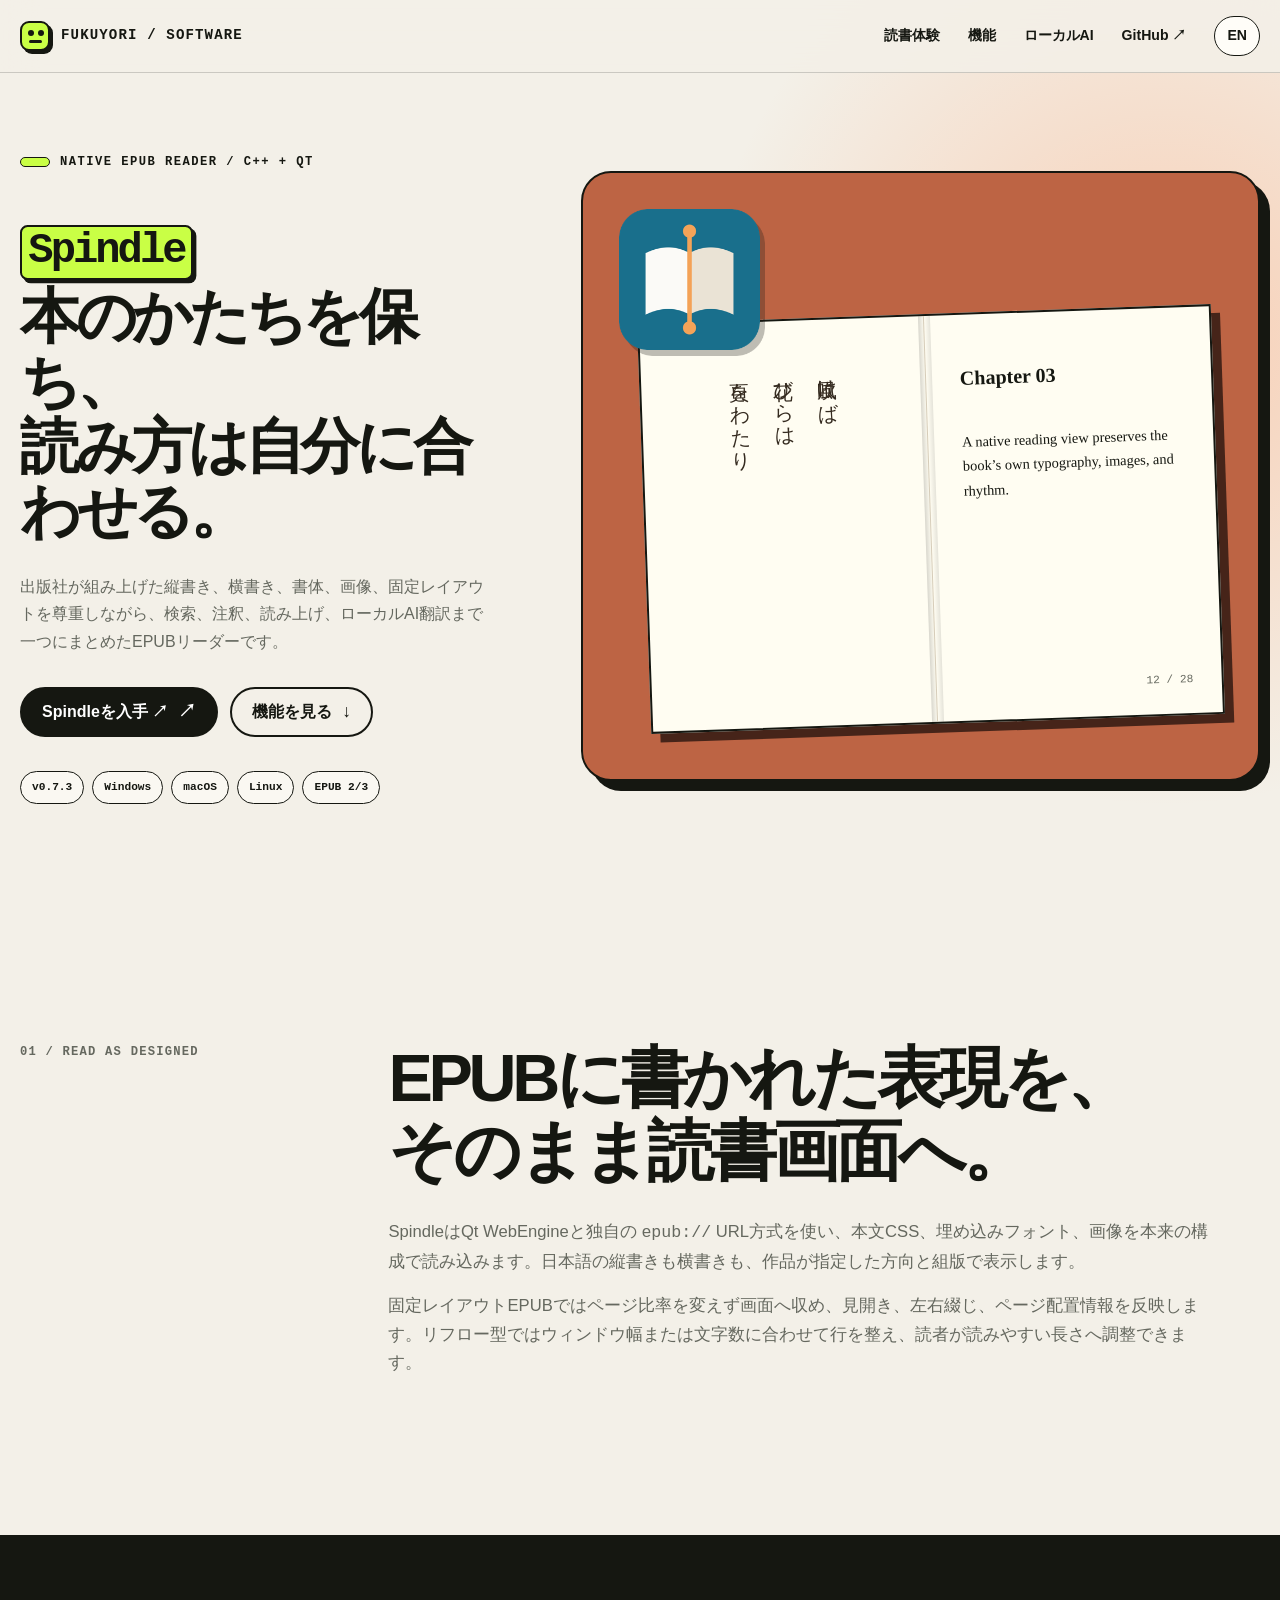
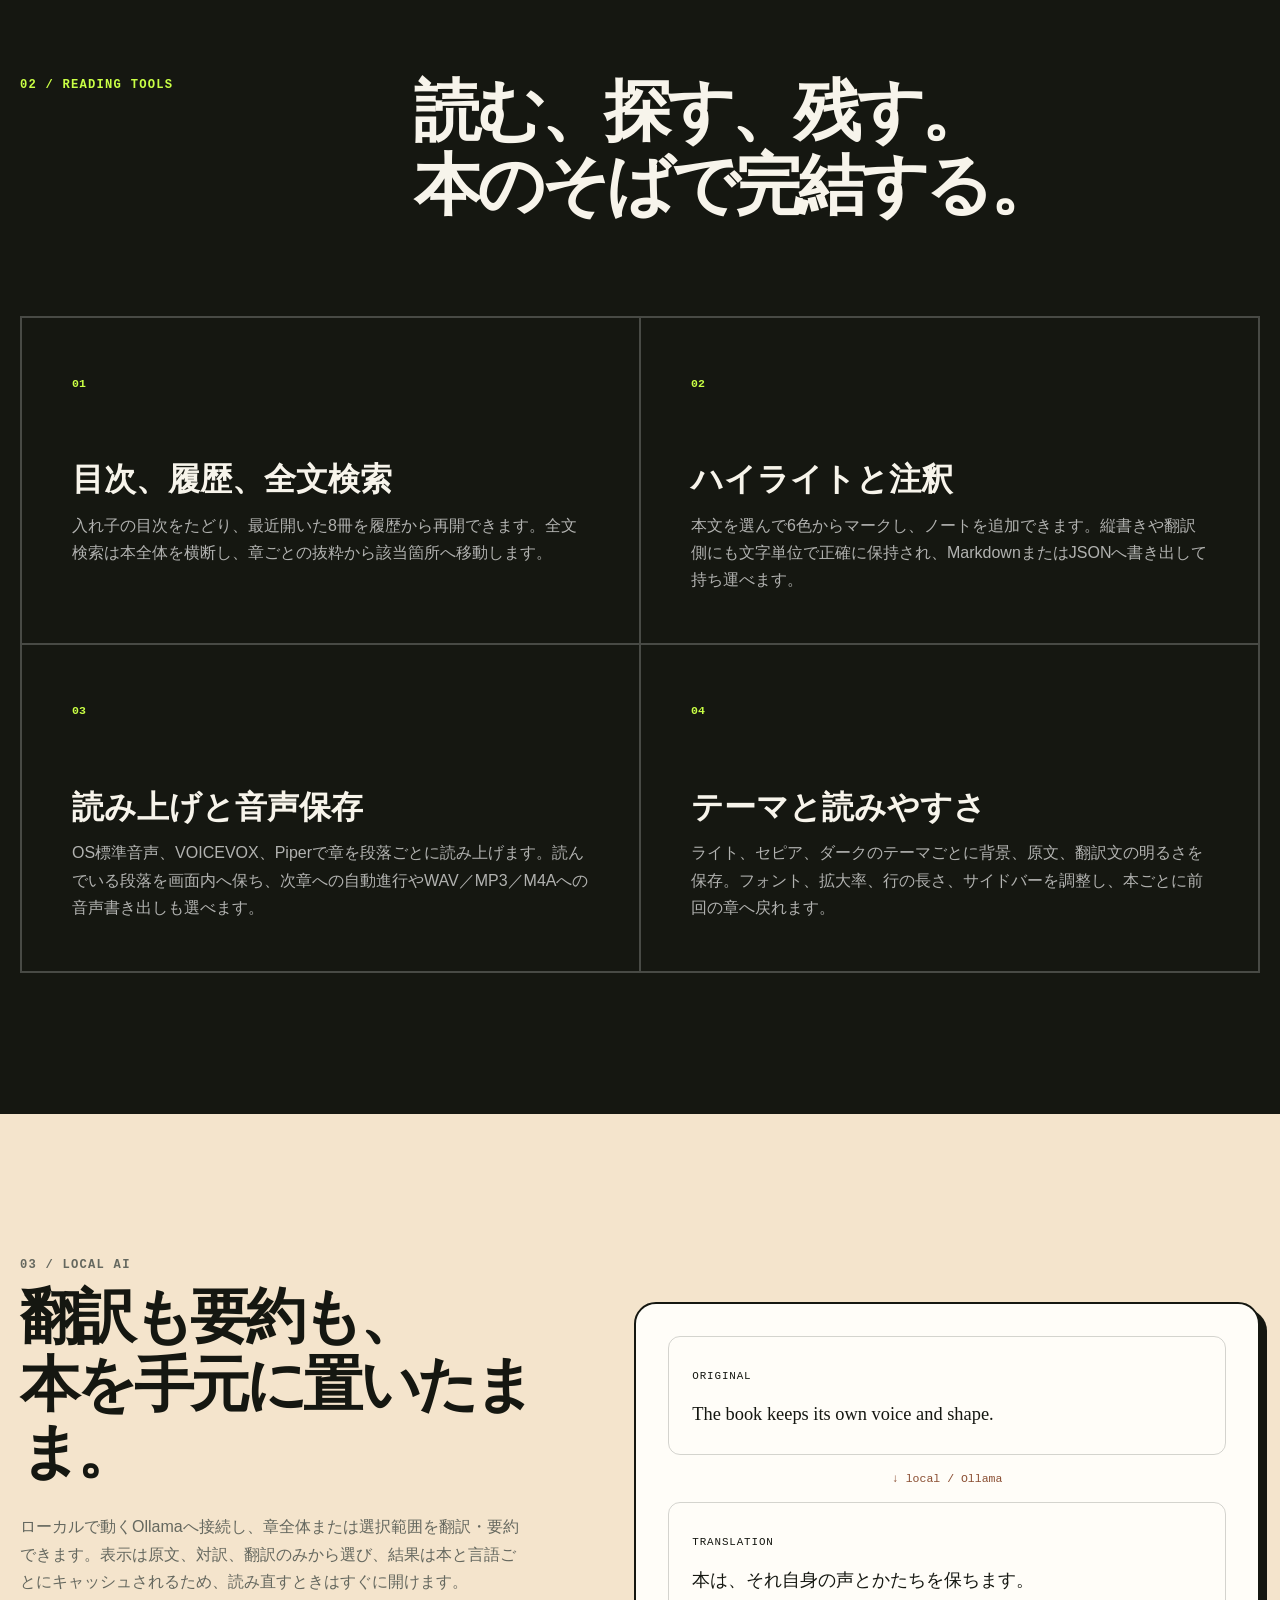
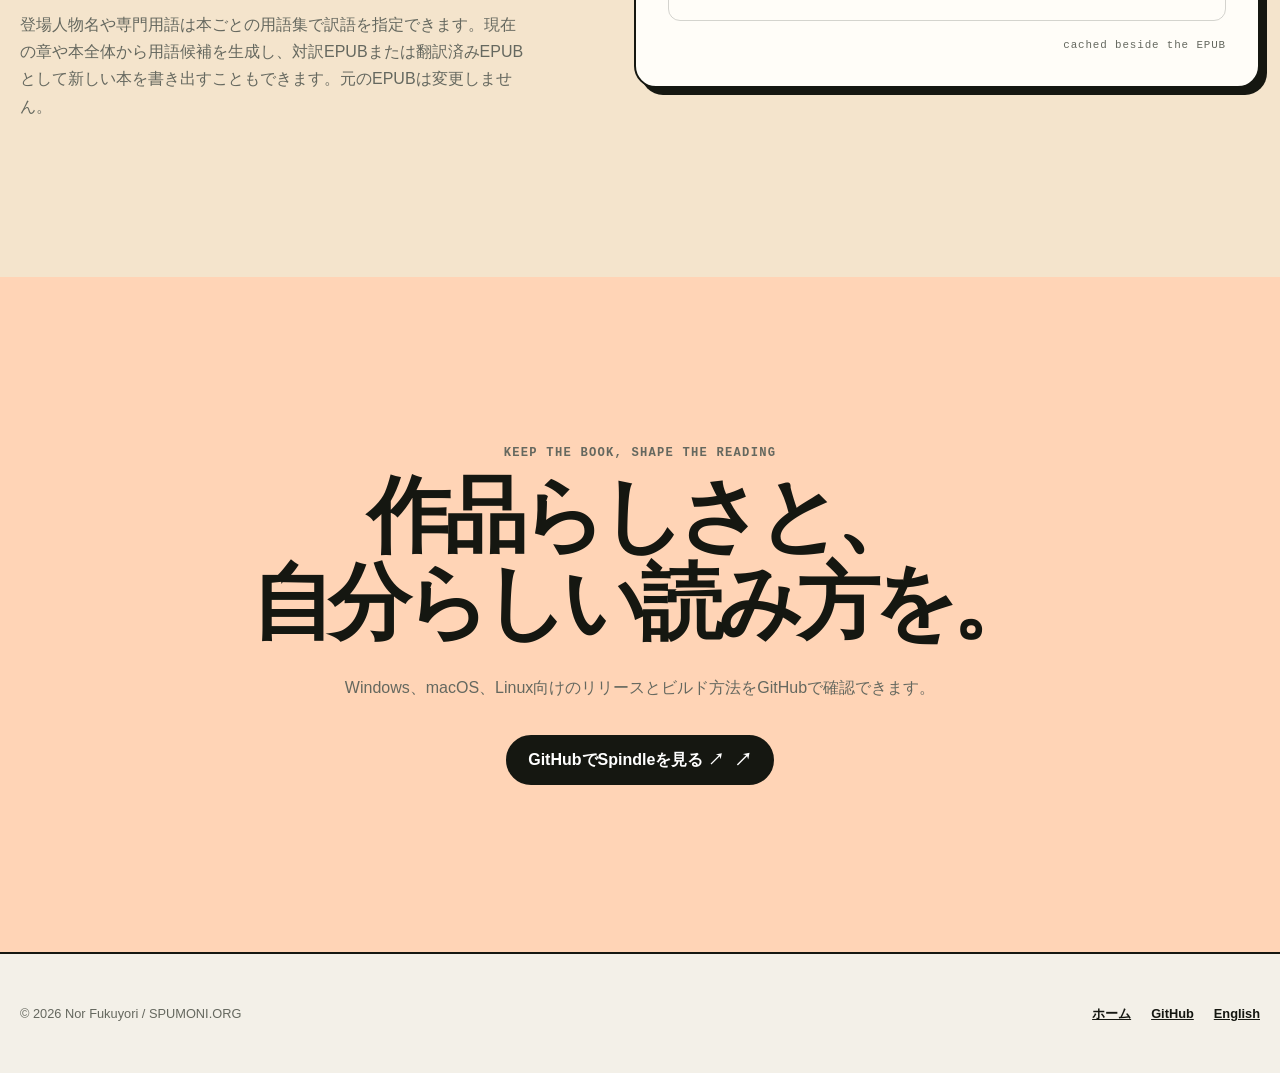
<file: spindle/index.html>
<!doctype html><html lang="ja"><head>
  <meta charset="utf-8"><meta name="viewport" content="width=device-width, initial-scale=1"><title>Spindle — 本の組版を保って読むEPUBリーダー</title><meta name="description" content="縦書き、固定レイアウト、注釈、読み上げ、ローカルAI翻訳に対応するクロスプラットフォームEPUBリーダー Spindle。"><meta name="theme-color" content="#f3f0e8"><meta property="og:title" content="Spindle — Native EPUB reader"><meta property="og:description" content="作品の組版を保ちながら、読み方を自分に合わせる。"><meta property="og:type" content="website"><meta property="og:image" content="../assets/spindle-icon.png"><link rel="alternate" hreflang="ja" href="./"><link rel="alternate" hreflang="en" href="../en/spindle/"><link rel="stylesheet" href="../styles.css"><script src="../site.js" defer></script>
</head><body class="product-page app-detail-page spindle-page"><a class="skip-link" href="#main">本文へ移動</a><header class="site-header"><div class="header-inner"><a class="brand" href="../"><span class="brand-mark" aria-hidden="true"></span><span>FUKUYORI / SOFTWARE</span></a><button class="menu-button" type="button" aria-label="メニューを開く" aria-expanded="false" data-menu-button><span></span><span></span><span></span></button><nav class="site-nav" data-site-nav><a href="#reading">読書体験</a><a href="#features">機能</a><a href="#ai">ローカルAI</a><a href="https://github.com/fukuyori/Spindle" target="_blank" rel="noreferrer">GitHub ↗</a><a class="language-link" href="../en/spindle/" lang="en">EN</a></nav></div></header>
  <main id="main"><section class="app-detail-hero"><div class="app-detail-copy reveal"><p class="eyebrow">Native EPUB reader / C++ + Qt</p><h1><span>Spindle</span><br>本のかたちを保ち、<br>読み方は自分に合わせる。</h1><p class="product-lead">出版社が組み上げた縦書き、横書き、書体、画像、固定レイアウトを尊重しながら、検索、注釈、読み上げ、ローカルAI翻訳まで一つにまとめたEPUBリーダーです。</p><div class="product-actions"><a class="button" href="https://github.com/fukuyori/Spindle/releases" target="_blank" rel="noreferrer">Spindleを入手 ↗</a><a class="button secondary" href="#reading">機能を見る</a></div><ul class="product-tags"><li>v0.7.3</li><li>Windows</li><li>macOS</li><li>Linux</li><li>EPUB 2/3</li></ul></div><div class="app-detail-art spindle-artwork reveal"><img src="../assets/spindle-icon.png" alt="Spindleのアプリアイコン"><div class="book-spread"><div><p>風吹けば<br>花びらは<br>頁をわたり</p></div><div><h3>Chapter 03</h3><p>A native reading view preserves the book’s own typography, images, and rhythm.</p><span>12 / 28</span></div></div></div></section>
    <section class="product-section" id="reading"><div class="product-shell product-intro reveal"><p class="section-kicker">01 / Read as designed</p><div><h2>EPUBに書かれた表現を、<br>そのまま読書画面へ。</h2><p>SpindleはQt WebEngineと独自の <code>epub://</code> URL方式を使い、本文CSS、埋め込みフォント、画像を本来の構成で読み込みます。日本語の縦書きも横書きも、作品が指定した方向と組版で表示します。</p><p>固定レイアウトEPUBではページ比率を変えず画面へ収め、見開き、左右綴じ、ページ配置情報を反映します。リフロー型ではウィンドウ幅または文字数に合わせて行を整え、読者が読みやすい長さへ調整できます。</p></div></div></section>
    <section class="product-section product-section-dark" id="features"><div class="product-shell"><div class="product-heading reveal"><p class="section-kicker">02 / Reading tools</p><h2>読む、探す、残す。<br>本のそばで完結する。</h2></div><div class="product-feature-grid"><article class="product-feature reveal"><span>01</span><h3>目次、履歴、全文検索</h3><p>入れ子の目次をたどり、最近開いた8冊を履歴から再開できます。全文検索は本全体を横断し、章ごとの抜粋から該当箇所へ移動します。</p></article><article class="product-feature reveal"><span>02</span><h3>ハイライトと注釈</h3><p>本文を選んで6色からマークし、ノートを追加できます。縦書きや翻訳側にも文字単位で正確に保持され、MarkdownまたはJSONへ書き出して持ち運べます。</p></article><article class="product-feature reveal"><span>03</span><h3>読み上げと音声保存</h3><p>OS標準音声、VOICEVOX、Piperで章を段落ごとに読み上げます。読んでいる段落を画面内へ保ち、次章への自動進行やWAV／MP3／M4Aへの音声書き出しも選べます。</p></article><article class="product-feature reveal"><span>04</span><h3>テーマと読みやすさ</h3><p>ライト、セピア、ダークのテーマごとに背景、原文、翻訳文の明るさを保存。フォント、拡大率、行の長さ、サイドバーを調整し、本ごとに前回の章へ戻れます。</p></article></div></div></section>
    <section class="product-section spindle-ai-section" id="ai"><div class="product-shell app-process reveal"><div><p class="section-kicker">03 / Local AI</p><h2>翻訳も要約も、<br>本を手元に置いたまま。</h2><p>ローカルで動くOllamaへ接続し、章全体または選択範囲を翻訳・要約できます。表示は原文、対訳、翻訳のみから選び、結果は本と言語ごとにキャッシュされるため、読み直すときはすぐに開けます。</p><p>登場人物名や専門用語は本ごとの用語集で訳語を指定できます。現在の章や本全体から用語候補を生成し、対訳EPUBまたは翻訳済みEPUBとして新しい本を書き出すこともできます。元のEPUBは変更しません。</p></div><div class="translation-demo"><div><span>ORIGINAL</span><p>The book keeps its own voice and shape.</p></div><i>↓ local / Ollama</i><div><span>TRANSLATION</span><p>本は、それ自身の声とかたちを保ちます。</p></div><small>cached beside the EPUB</small></div></div></section>
    <section class="product-cta spindle-cta"><div class="product-shell reveal"><p class="section-kicker">Keep the book, shape the reading</p><h2>作品らしさと、<br>自分らしい読み方を。</h2><p>Windows、macOS、Linux向けのリリースとビルド方法をGitHubで確認できます。</p><a class="button" href="https://github.com/fukuyori/Spindle" target="_blank" rel="noreferrer">GitHubでSpindleを見る ↗</a></div></section>
  </main><footer class="site-footer"><div class="footer-inner"><p>© <span data-year></span> Nor Fukuyori / SPUMONI.ORG</p><div class="footer-links"><a href="../">ホーム</a><a href="https://github.com/fukuyori/Spindle" target="_blank" rel="noreferrer">GitHub</a><a href="../en/spindle/" lang="en">English</a></div></div></footer></body></html>
</file>
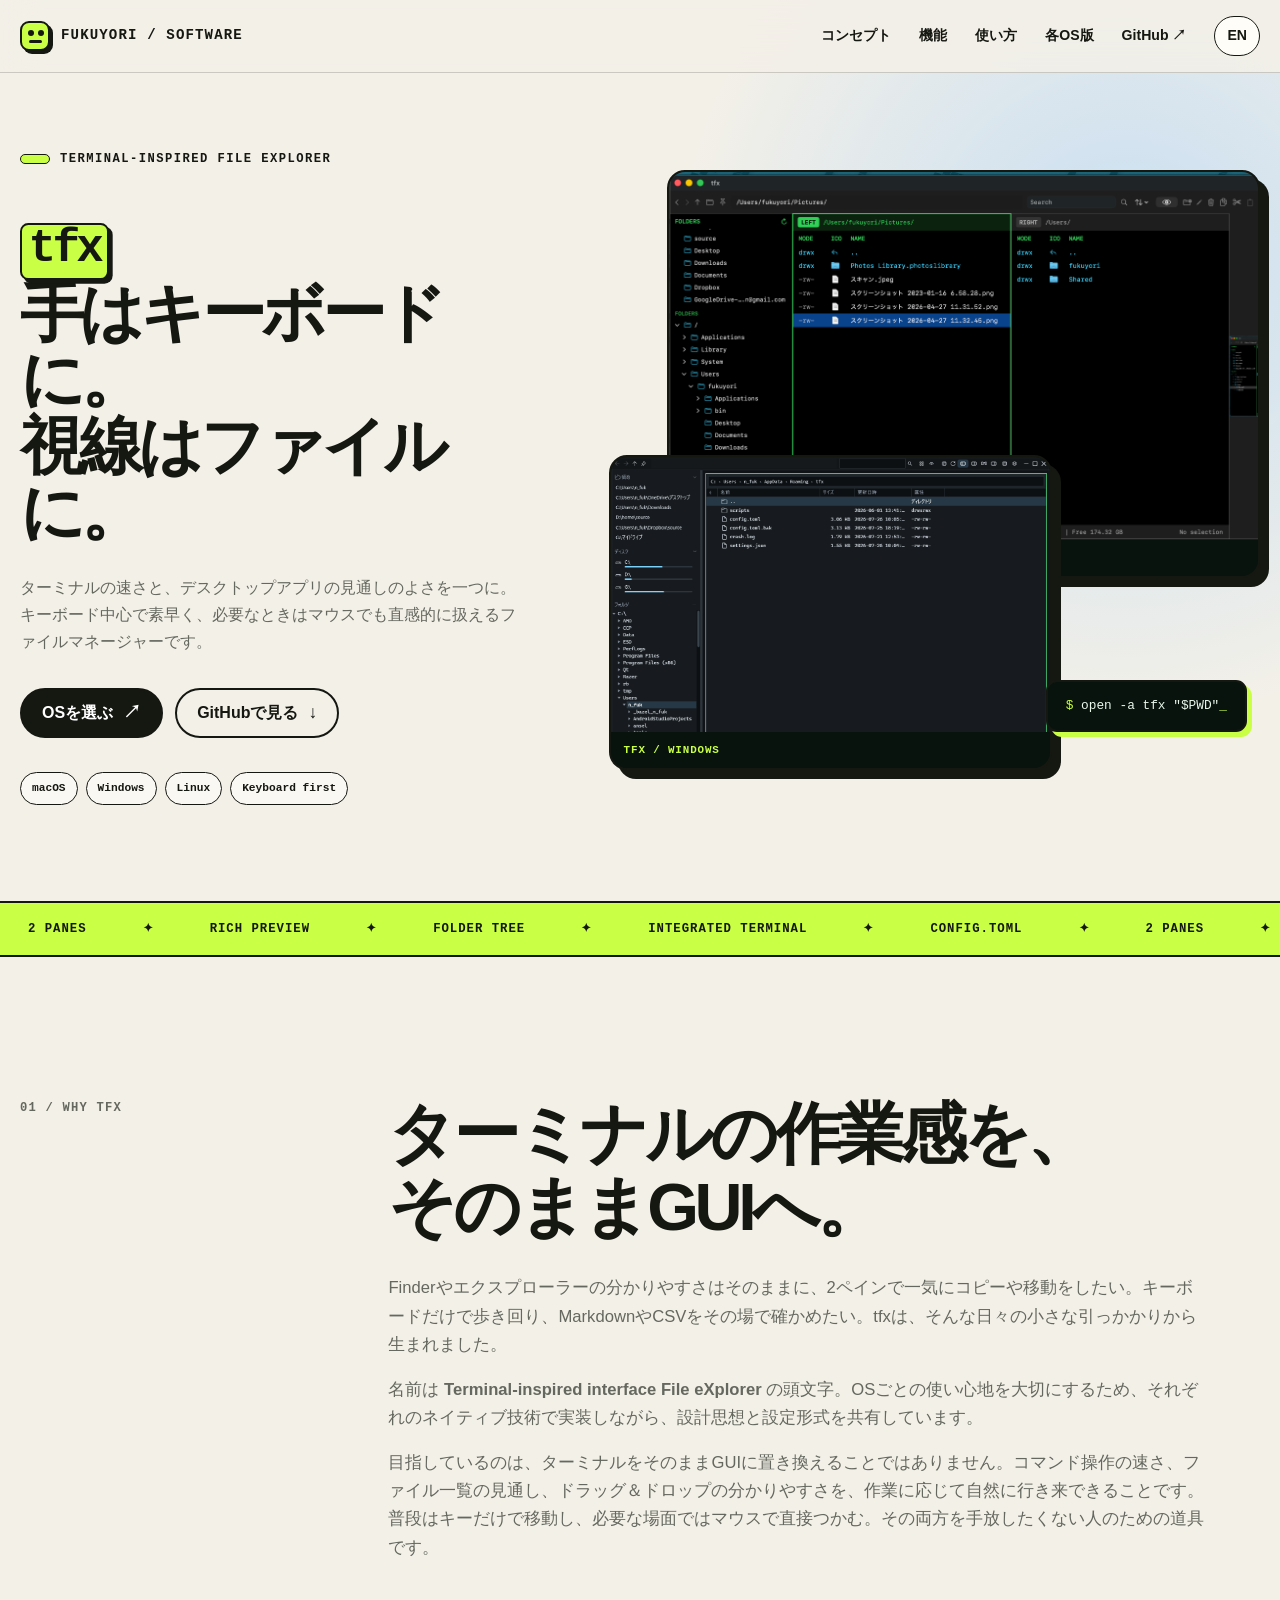
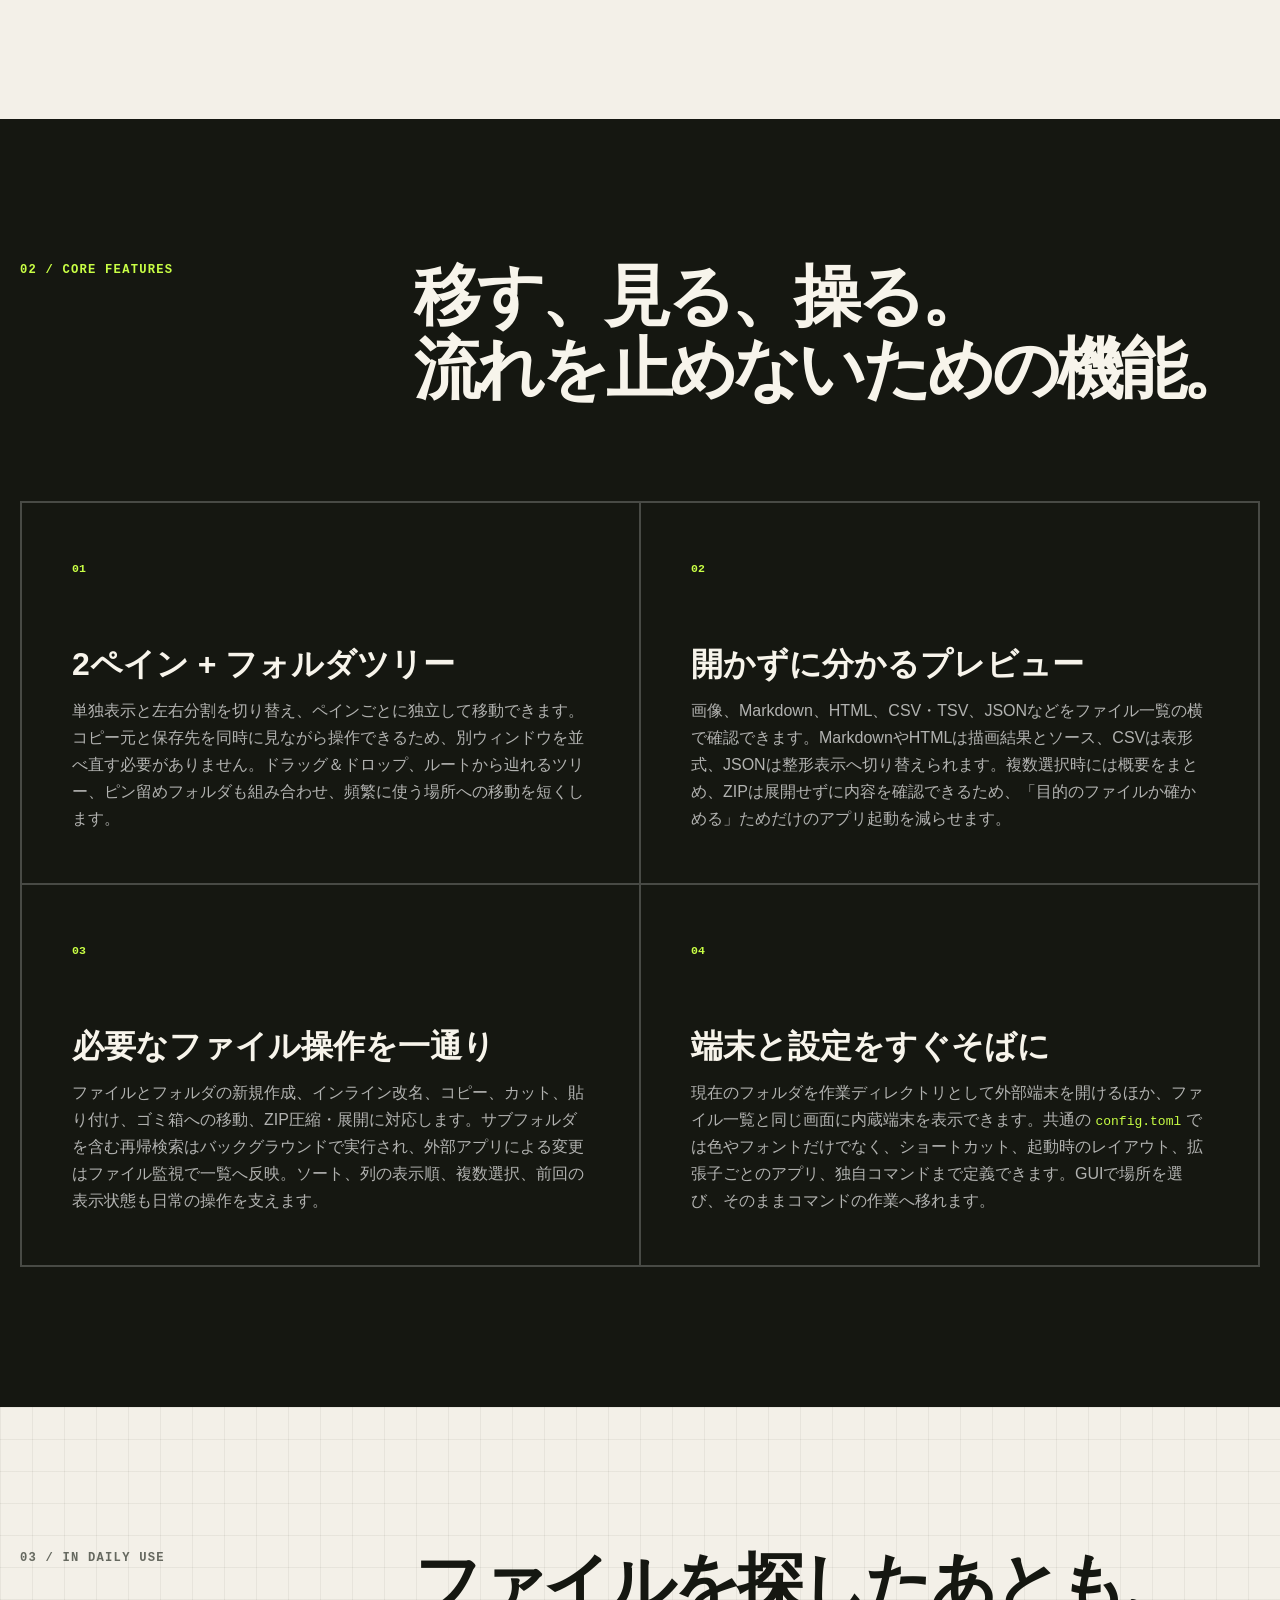
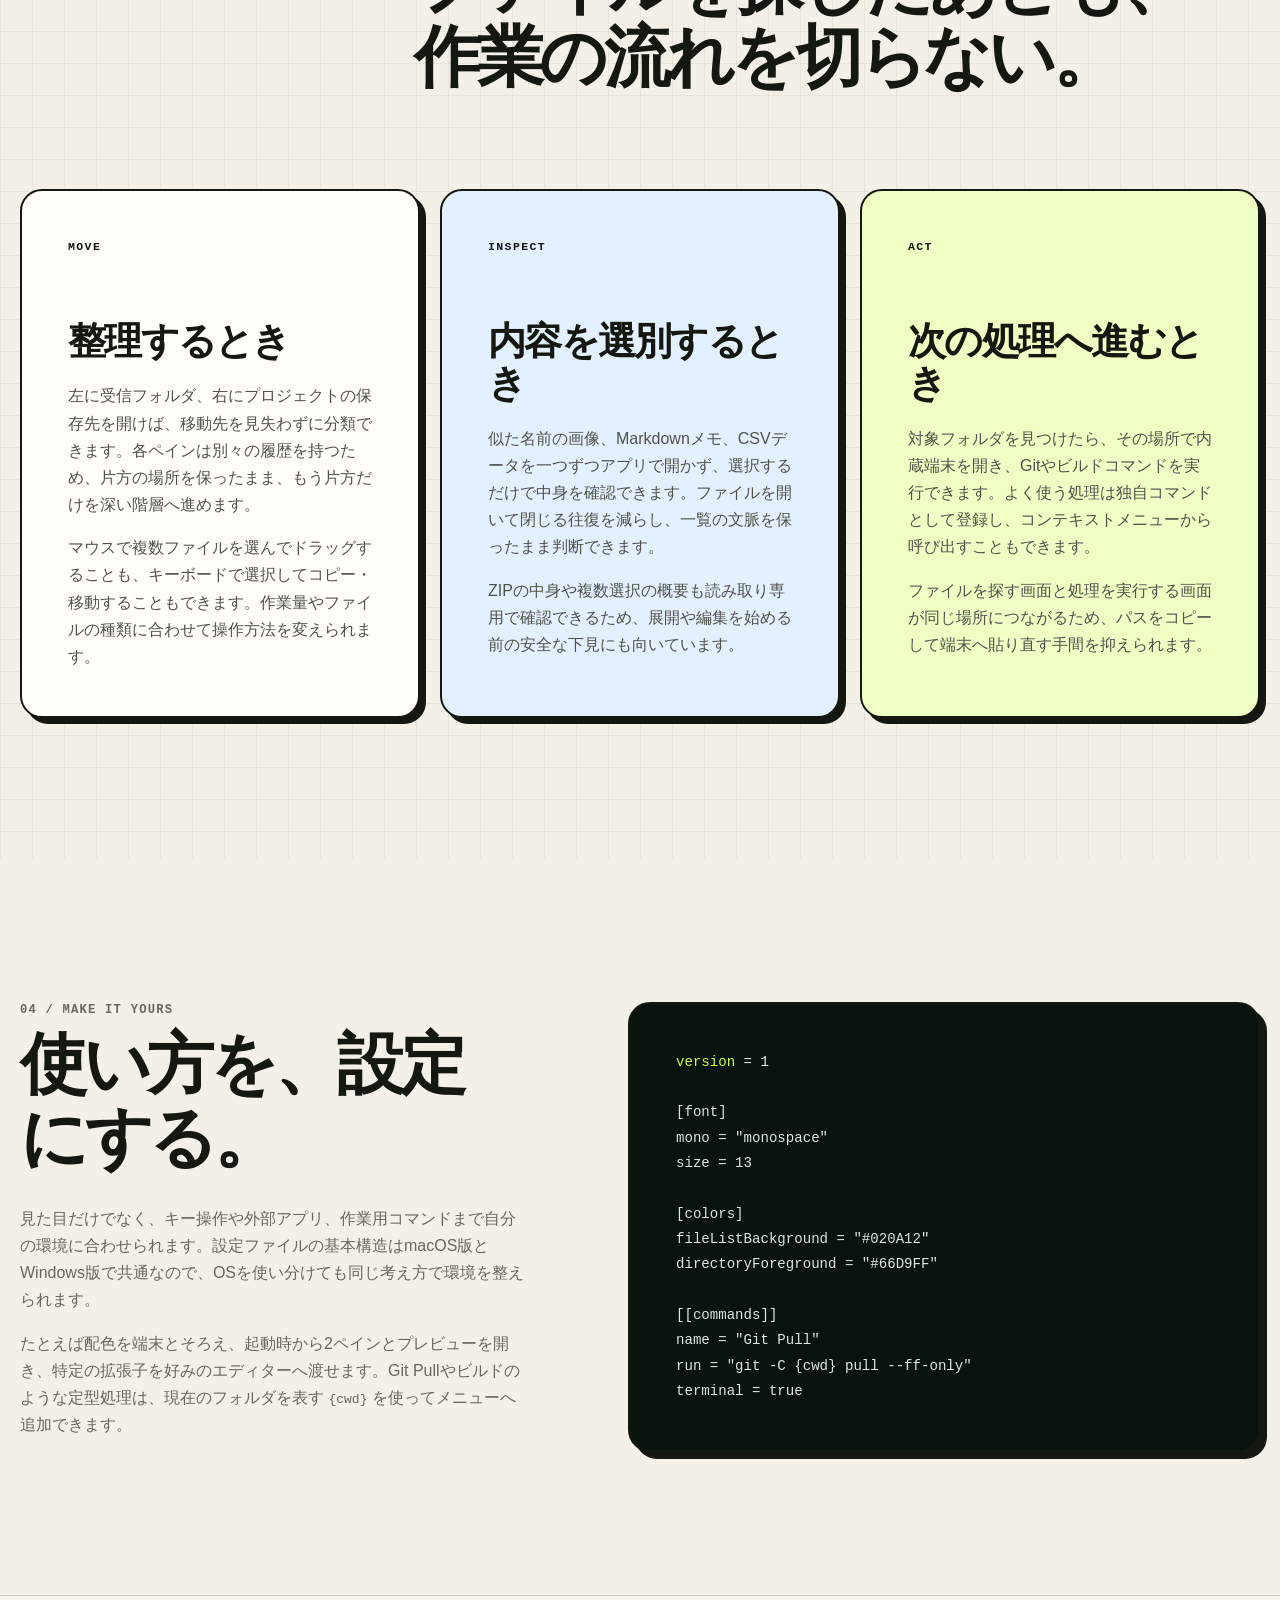
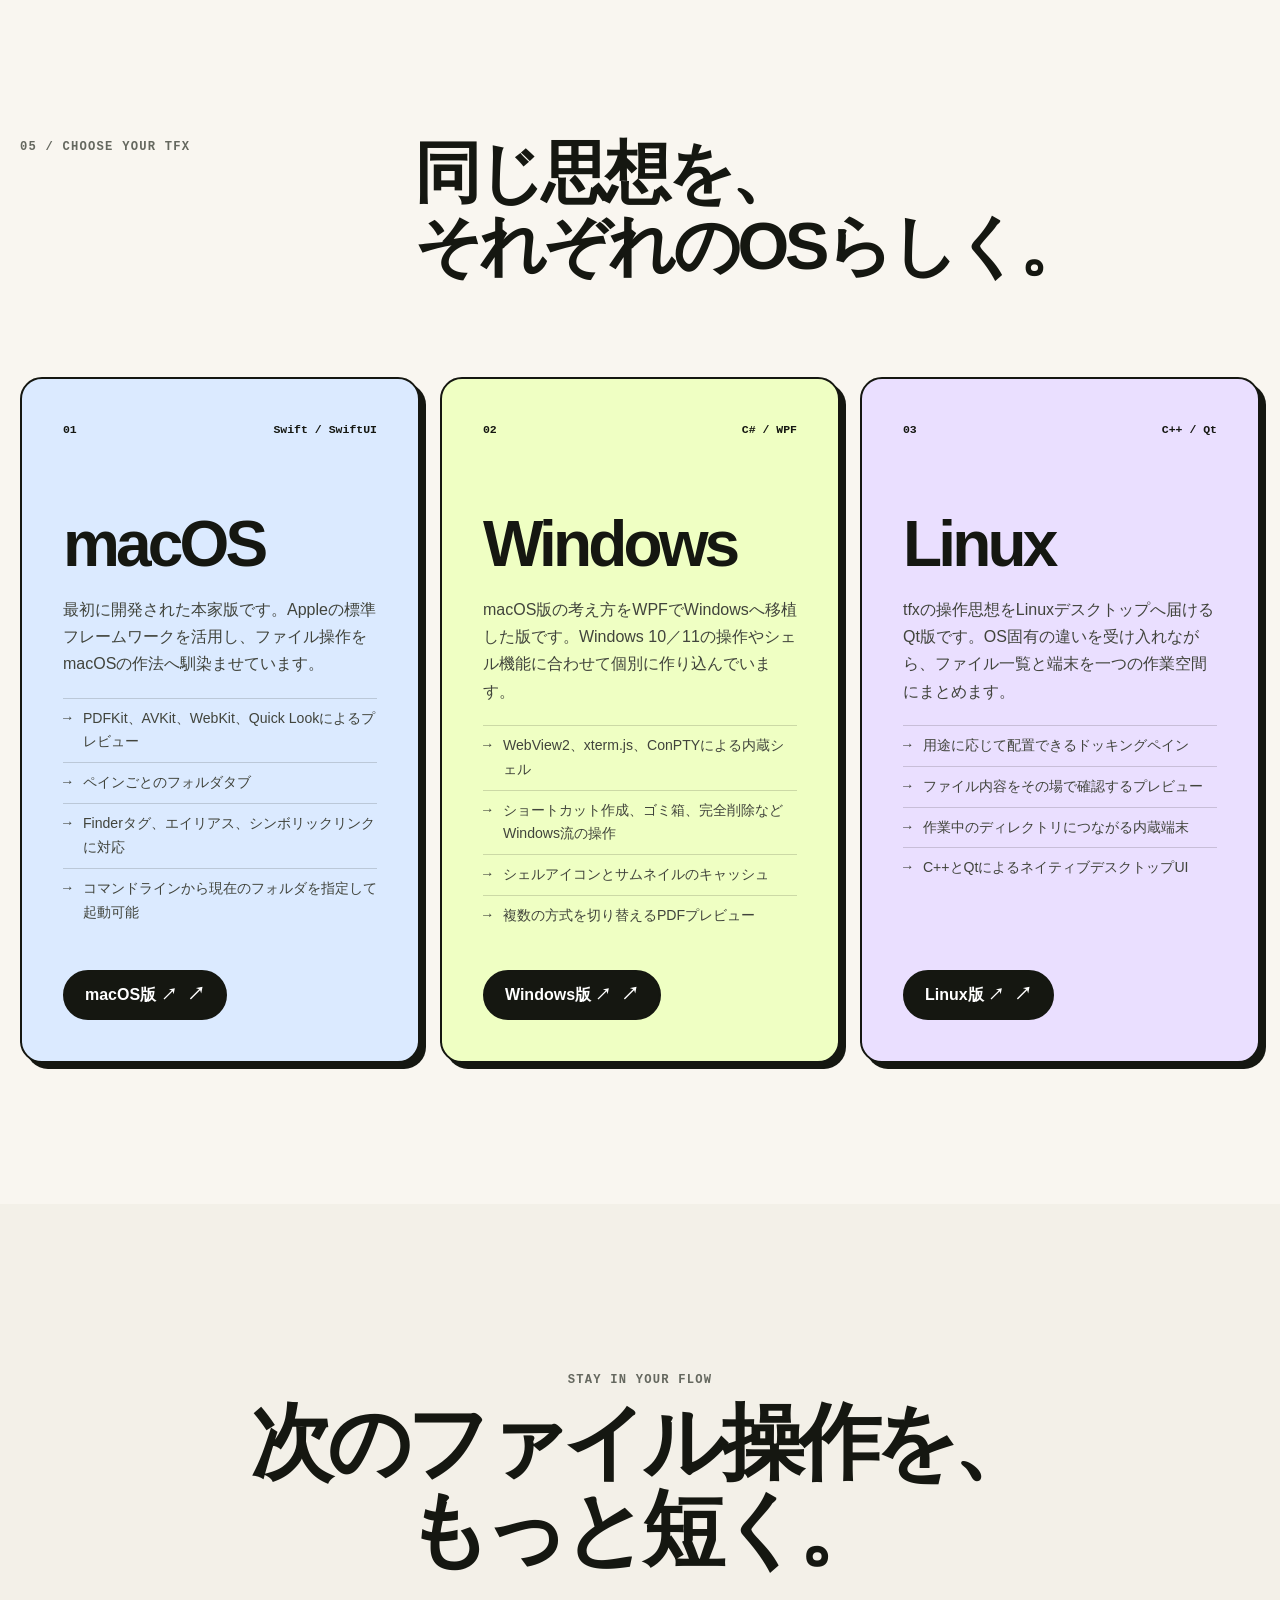
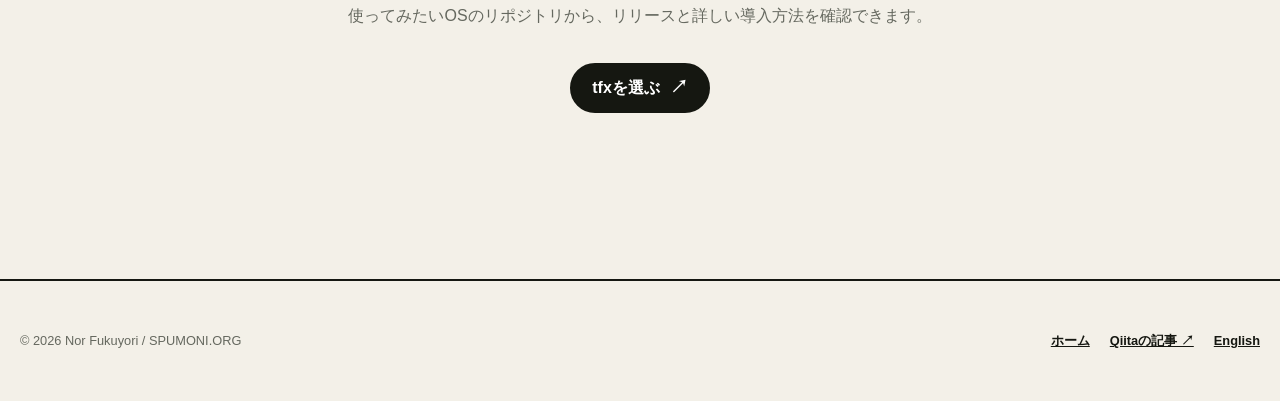
<file: tfx/index.html>
<!doctype html>
<html lang="ja">
<head>
  <meta charset="utf-8">
  <meta name="viewport" content="width=device-width, initial-scale=1">
  <title>tfx — ターミナル好きのためのファイルマネージャー</title>
  <meta name="description" content="ターミナルの速さとGUIの見通しのよさを一つにした、macOS・Windows・Linux向けファイルマネージャー tfx の紹介。">
  <meta name="theme-color" content="#f3f0e8">
  <meta property="og:title" content="tfx — Terminal-inspired File Explorer">
  <meta property="og:description" content="キーボード中心で素早く、マウスでも直感的に扱えるファイルマネージャー。">
  <meta property="og:type" content="website">
  <meta property="og:image" content="../assets/tfx-macos.png">
  <link rel="alternate" hreflang="ja" href="./">
  <link rel="alternate" hreflang="en" href="../en/tfx/">
  <link rel="stylesheet" href="../styles.css">
  <script src="../site.js" defer></script>
</head>
<body class="product-page tfx-page">
  <a class="skip-link" href="#main">本文へ移動</a>
  <header class="site-header">
    <div class="header-inner">
      <a class="brand" href="../" aria-label="FUKUYORI SOFTWARE ホーム">
        <span class="brand-mark" aria-hidden="true"></span>
        <span>FUKUYORI / SOFTWARE</span>
      </a>
      <button class="menu-button" type="button" aria-label="メニューを開く" aria-expanded="false" data-menu-button><span></span><span></span><span></span></button>
      <nav class="site-nav" aria-label="ページ内ナビゲーション" data-site-nav>
        <a href="#concept">コンセプト</a>
        <a href="#features">機能</a>
        <a href="#use">使い方</a>
        <a href="#platforms">各OS版</a>
        <a href="https://github.com/fukuyori/tfx" target="_blank" rel="noreferrer">GitHub ↗</a>
        <a class="language-link" href="../en/tfx/" lang="en">EN</a>
      </nav>
    </div>
  </header>

  <main id="main">
    <section class="product-hero">
      <div class="product-hero-copy reveal">
        <p class="eyebrow">Terminal-inspired File Explorer</p>
        <h1><span>tfx</span><br>手はキーボードに。<br>視線はファイルに。</h1>
        <p class="product-lead">ターミナルの速さと、デスクトップアプリの見通しのよさを一つに。キーボード中心で素早く、必要なときはマウスでも直感的に扱えるファイルマネージャーです。</p>
        <div class="product-actions">
          <a class="button" href="#platforms">OSを選ぶ</a>
          <a class="button secondary" href="https://github.com/fukuyori/tfx" target="_blank" rel="noreferrer">GitHubで見る</a>
        </div>
        <ul class="product-tags" aria-label="対応環境">
          <li>macOS</li><li>Windows</li><li>Linux</li><li>Keyboard first</li>
        </ul>
      </div>
      <div class="product-showcase reveal" aria-label="tfxの画面">
        <figure class="product-shot product-shot-main">
          <img src="../assets/tfx-macos.png" alt="macOS版tfxの2ペインファイル画面">
          <figcaption>tfx / macOS</figcaption>
        </figure>
        <figure class="product-shot product-shot-sub">
          <img src="../assets/tfx-windows.png" alt="Windows版tfxのファイル一覧画面">
          <figcaption>tfx / Windows</figcaption>
        </figure>
        <div class="product-command" aria-hidden="true"><span>$</span> open -a tfx "$PWD"<b>_</b></div>
      </div>
    </section>

    <div class="product-marquee" aria-hidden="true"><div><span>2 panes</span><span>rich preview</span><span>folder tree</span><span>integrated terminal</span><span>config.toml</span><span>2 panes</span><span>rich preview</span><span>folder tree</span><span>integrated terminal</span><span>config.toml</span></div></div>

    <section class="product-section" id="concept">
      <div class="product-shell product-intro reveal">
        <p class="section-kicker">01 / Why tfx</p>
        <div>
          <h2>ターミナルの作業感を、<br>そのままGUIへ。</h2>
          <p>Finderやエクスプローラーの分かりやすさはそのままに、2ペインで一気にコピーや移動をしたい。キーボードだけで歩き回り、MarkdownやCSVをその場で確かめたい。tfxは、そんな日々の小さな引っかかりから生まれました。</p>
          <p>名前は <strong>Terminal-inspired interface File eXplorer</strong> の頭文字。OSごとの使い心地を大切にするため、それぞれのネイティブ技術で実装しながら、設計思想と設定形式を共有しています。</p>
          <p>目指しているのは、ターミナルをそのままGUIに置き換えることではありません。コマンド操作の速さ、ファイル一覧の見通し、ドラッグ＆ドロップの分かりやすさを、作業に応じて自然に行き来できることです。普段はキーだけで移動し、必要な場面ではマウスで直接つかむ。その両方を手放したくない人のための道具です。</p>
        </div>
      </div>
    </section>

    <section class="product-section product-section-dark" id="features">
      <div class="product-shell">
        <div class="product-heading reveal"><p class="section-kicker">02 / Core features</p><h2>移す、見る、操る。<br>流れを止めないための機能。</h2></div>
        <div class="product-feature-grid">
          <article class="product-feature reveal"><span>01</span><h3>2ペイン + フォルダツリー</h3><p>単独表示と左右分割を切り替え、ペインごとに独立して移動できます。コピー元と保存先を同時に見ながら操作できるため、別ウィンドウを並べ直す必要がありません。ドラッグ＆ドロップ、ルートから辿れるツリー、ピン留めフォルダも組み合わせ、頻繁に使う場所への移動を短くします。</p></article>
          <article class="product-feature reveal"><span>02</span><h3>開かずに分かるプレビュー</h3><p>画像、Markdown、HTML、CSV・TSV、JSONなどをファイル一覧の横で確認できます。MarkdownやHTMLは描画結果とソース、CSVは表形式、JSONは整形表示へ切り替えられます。複数選択時には概要をまとめ、ZIPは展開せずに内容を確認できるため、「目的のファイルか確かめる」ためだけのアプリ起動を減らせます。</p></article>
          <article class="product-feature reveal"><span>03</span><h3>必要なファイル操作を一通り</h3><p>ファイルとフォルダの新規作成、インライン改名、コピー、カット、貼り付け、ゴミ箱への移動、ZIP圧縮・展開に対応します。サブフォルダを含む再帰検索はバックグラウンドで実行され、外部アプリによる変更はファイル監視で一覧へ反映。ソート、列の表示順、複数選択、前回の表示状態も日常の操作を支えます。</p></article>
          <article class="product-feature reveal"><span>04</span><h3>端末と設定をすぐそばに</h3><p>現在のフォルダを作業ディレクトリとして外部端末を開けるほか、ファイル一覧と同じ画面に内蔵端末を表示できます。共通の <code>config.toml</code> では色やフォントだけでなく、ショートカット、起動時のレイアウト、拡張子ごとのアプリ、独自コマンドまで定義できます。GUIで場所を選び、そのままコマンドの作業へ移れます。</p></article>
        </div>
      </div>
    </section>

    <section class="product-section product-use-section" id="use">
      <div class="product-shell">
        <div class="product-heading reveal"><p class="section-kicker">03 / In daily use</p><h2>ファイルを探したあとも、<br>作業の流れを切らない。</h2></div>
        <div class="use-case-grid">
          <article class="use-case reveal"><p class="use-case-label">MOVE</p><h3>整理するとき</h3><p>左に受信フォルダ、右にプロジェクトの保存先を開けば、移動先を見失わずに分類できます。各ペインは別々の履歴を持つため、片方の場所を保ったまま、もう片方だけを深い階層へ進めます。</p><p>マウスで複数ファイルを選んでドラッグすることも、キーボードで選択してコピー・移動することもできます。作業量やファイルの種類に合わせて操作方法を変えられます。</p></article>
          <article class="use-case reveal"><p class="use-case-label">INSPECT</p><h3>内容を選別するとき</h3><p>似た名前の画像、Markdownメモ、CSVデータを一つずつアプリで開かず、選択するだけで中身を確認できます。ファイルを開いて閉じる往復を減らし、一覧の文脈を保ったまま判断できます。</p><p>ZIPの中身や複数選択の概要も読み取り専用で確認できるため、展開や編集を始める前の安全な下見にも向いています。</p></article>
          <article class="use-case reveal"><p class="use-case-label">ACT</p><h3>次の処理へ進むとき</h3><p>対象フォルダを見つけたら、その場所で内蔵端末を開き、Gitやビルドコマンドを実行できます。よく使う処理は独自コマンドとして登録し、コンテキストメニューから呼び出すこともできます。</p><p>ファイルを探す画面と処理を実行する画面が同じ場所につながるため、パスをコピーして端末へ貼り直す手間を抑えられます。</p></article>
        </div>
      </div>
    </section>

    <section class="product-section" id="workflow">
      <div class="product-shell product-config reveal">
        <div>
          <p class="section-kicker">04 / Make it yours</p>
          <h2>使い方を、設定にする。</h2>
          <p>見た目だけでなく、キー操作や外部アプリ、作業用コマンドまで自分の環境に合わせられます。設定ファイルの基本構造はmacOS版とWindows版で共通なので、OSを使い分けても同じ考え方で環境を整えられます。</p>
          <p>たとえば配色を端末とそろえ、起動時から2ペインとプレビューを開き、特定の拡張子を好みのエディターへ渡せます。Git Pullやビルドのような定型処理は、現在のフォルダを表す <code>{cwd}</code> を使ってメニューへ追加できます。</p>
        </div>
        <pre aria-label="config.tomlの設定例"><code><span>version</span> = 1

[font]
mono = "monospace"
size = 13

[colors]
fileListBackground = "#020A12"
directoryForeground = "#66D9FF"

[[commands]]
name = "Git Pull"
run = "git -C {cwd} pull --ff-only"
terminal = true</code></pre>
      </div>
    </section>

    <section class="product-section product-platform-section" id="platforms">
      <div class="product-shell">
        <div class="product-heading reveal"><p class="section-kicker">05 / Choose your tfx</p><h2>同じ思想を、<br>それぞれのOSらしく。</h2></div>
        <div class="platform-grid">
          <article class="platform-card reveal">
            <div class="platform-card-top"><span>01</span><span>Swift / SwiftUI</span></div><h3>macOS</h3>
            <p>最初に開発された本家版です。Appleの標準フレームワークを活用し、ファイル操作をmacOSの作法へ馴染ませています。</p>
            <ul class="platform-points"><li>PDFKit、AVKit、WebKit、Quick Lookによるプレビュー</li><li>ペインごとのフォルダタブ</li><li>Finderタグ、エイリアス、シンボリックリンクに対応</li><li>コマンドラインから現在のフォルダを指定して起動可能</li></ul>
            <a class="button" href="https://github.com/fukuyori/tfx" target="_blank" rel="noreferrer">macOS版 ↗</a>
          </article>
          <article class="platform-card reveal">
            <div class="platform-card-top"><span>02</span><span>C# / WPF</span></div><h3>Windows</h3>
            <p>macOS版の考え方をWPFでWindowsへ移植した版です。Windows 10／11の操作やシェル機能に合わせて個別に作り込んでいます。</p>
            <ul class="platform-points"><li>WebView2、xterm.js、ConPTYによる内蔵シェル</li><li>ショートカット作成、ゴミ箱、完全削除などWindows流の操作</li><li>シェルアイコンとサムネイルのキャッシュ</li><li>複数の方式を切り替えるPDFプレビュー</li></ul>
            <a class="button" href="https://github.com/fukuyori/tfx-for-windows" target="_blank" rel="noreferrer">Windows版 ↗</a>
          </article>
          <article class="platform-card reveal">
            <div class="platform-card-top"><span>03</span><span>C++ / Qt</span></div><h3>Linux</h3>
            <p>tfxの操作思想をLinuxデスクトップへ届けるQt版です。OS固有の違いを受け入れながら、ファイル一覧と端末を一つの作業空間にまとめます。</p>
            <ul class="platform-points"><li>用途に応じて配置できるドッキングペイン</li><li>ファイル内容をその場で確認するプレビュー</li><li>作業中のディレクトリにつながる内蔵端末</li><li>C++とQtによるネイティブデスクトップUI</li></ul>
            <a class="button" href="https://github.com/fukuyori/tfx-for-linux" target="_blank" rel="noreferrer">Linux版 ↗</a>
          </article>
        </div>
      </div>
    </section>

    <section class="product-cta">
      <div class="product-shell reveal"><p class="section-kicker">Stay in your flow</p><h2>次のファイル操作を、<br>もっと短く。</h2><p>使ってみたいOSのリポジトリから、リリースと詳しい導入方法を確認できます。</p><a class="button" href="#platforms">tfxを選ぶ</a></div>
    </section>
  </main>

  <footer class="site-footer"><div class="footer-inner"><p>© <span data-year></span> Nor Fukuyori / SPUMONI.ORG</p><div class="footer-links"><a href="../">ホーム</a><a href="https://qiita.com/spumoni/items/9c7277d66e9d0ba8be15" target="_blank" rel="noreferrer">Qiitaの記事 ↗</a><a href="../en/tfx/" lang="en">English</a></div></div></footer>
</body>
</html>
</file>
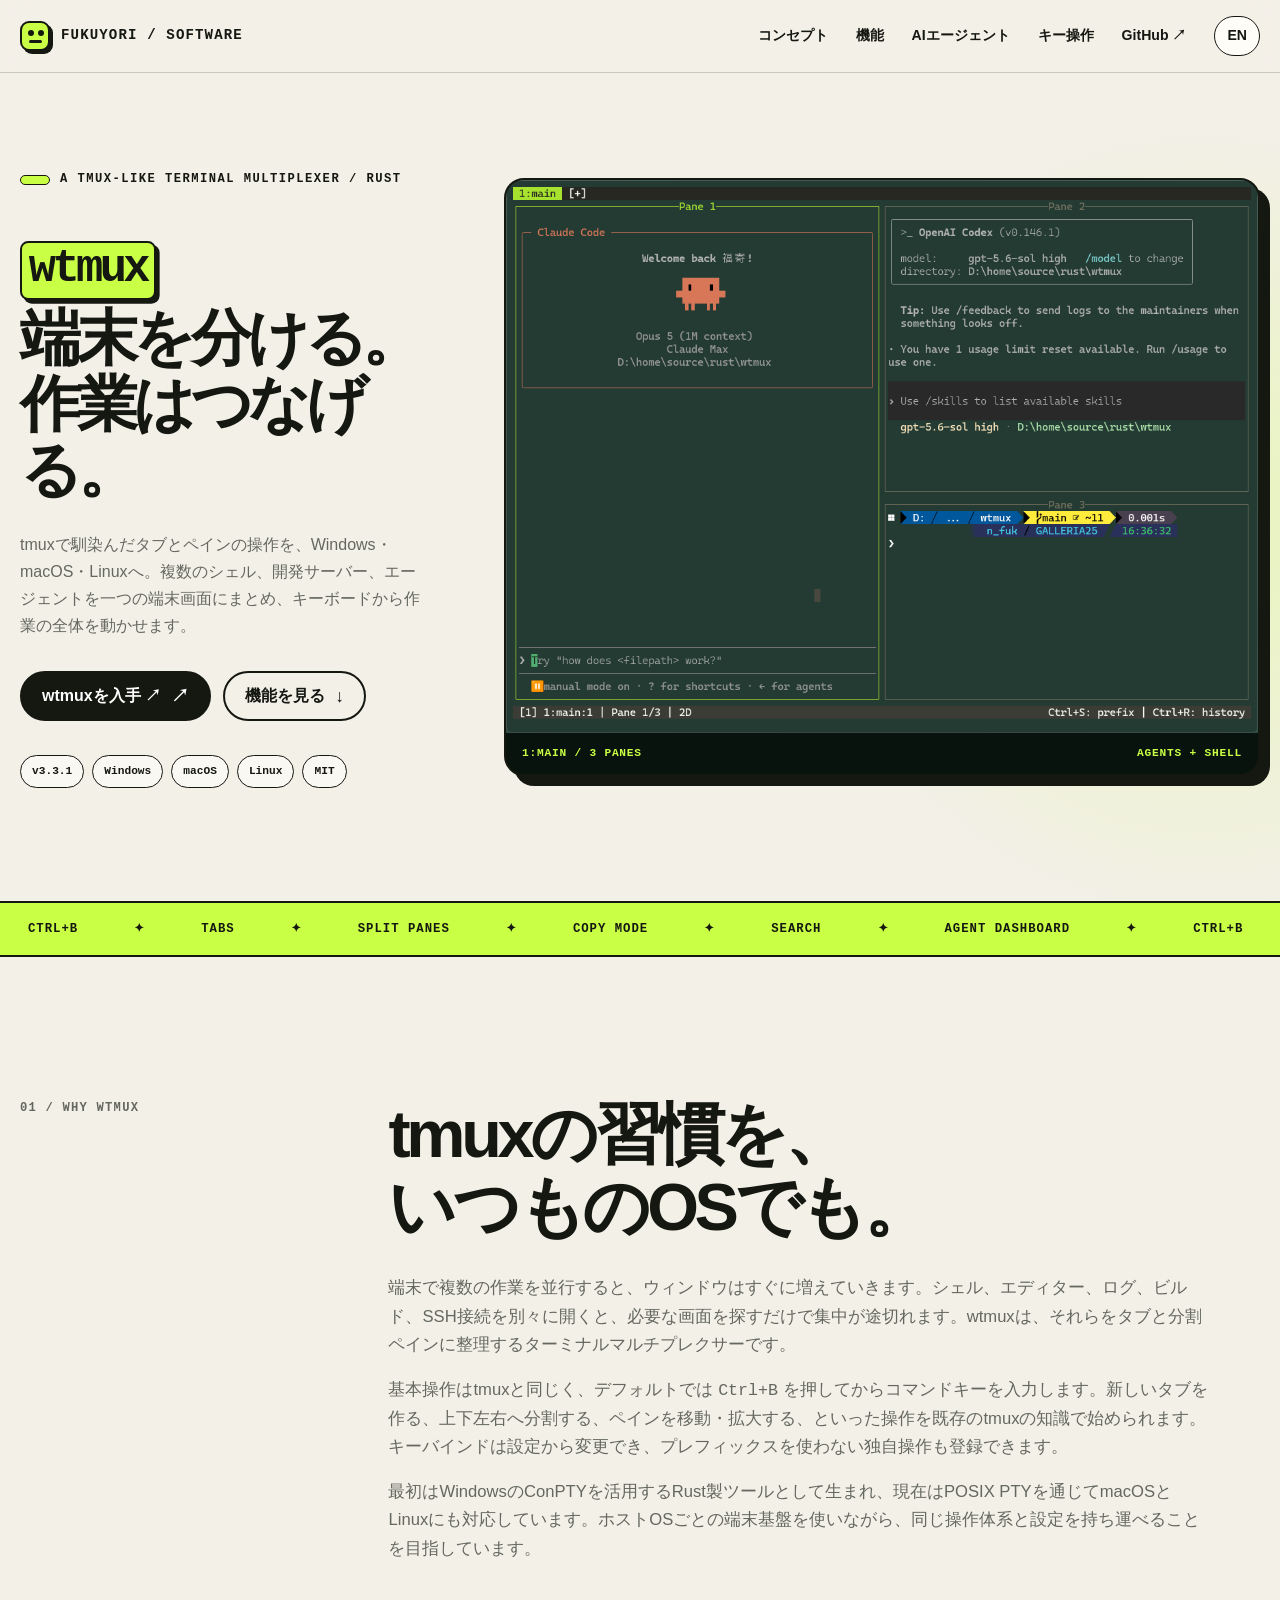
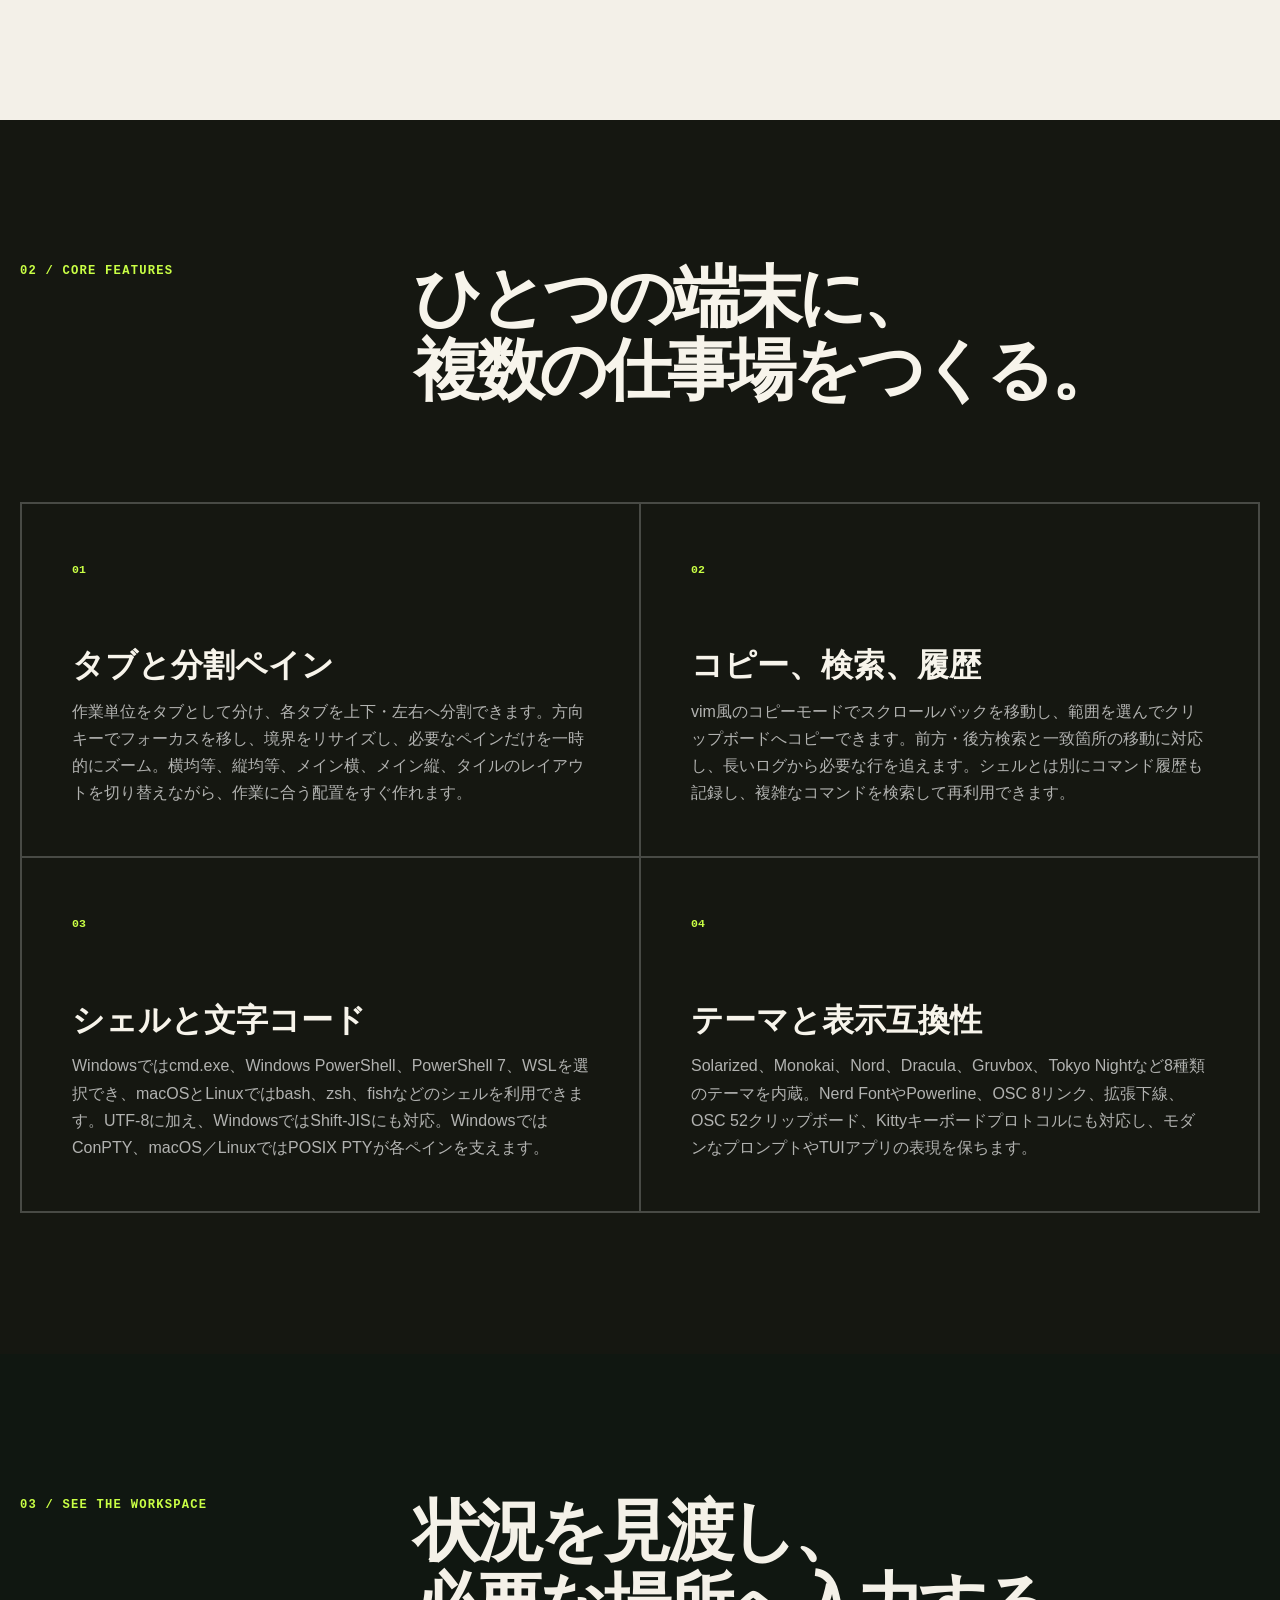
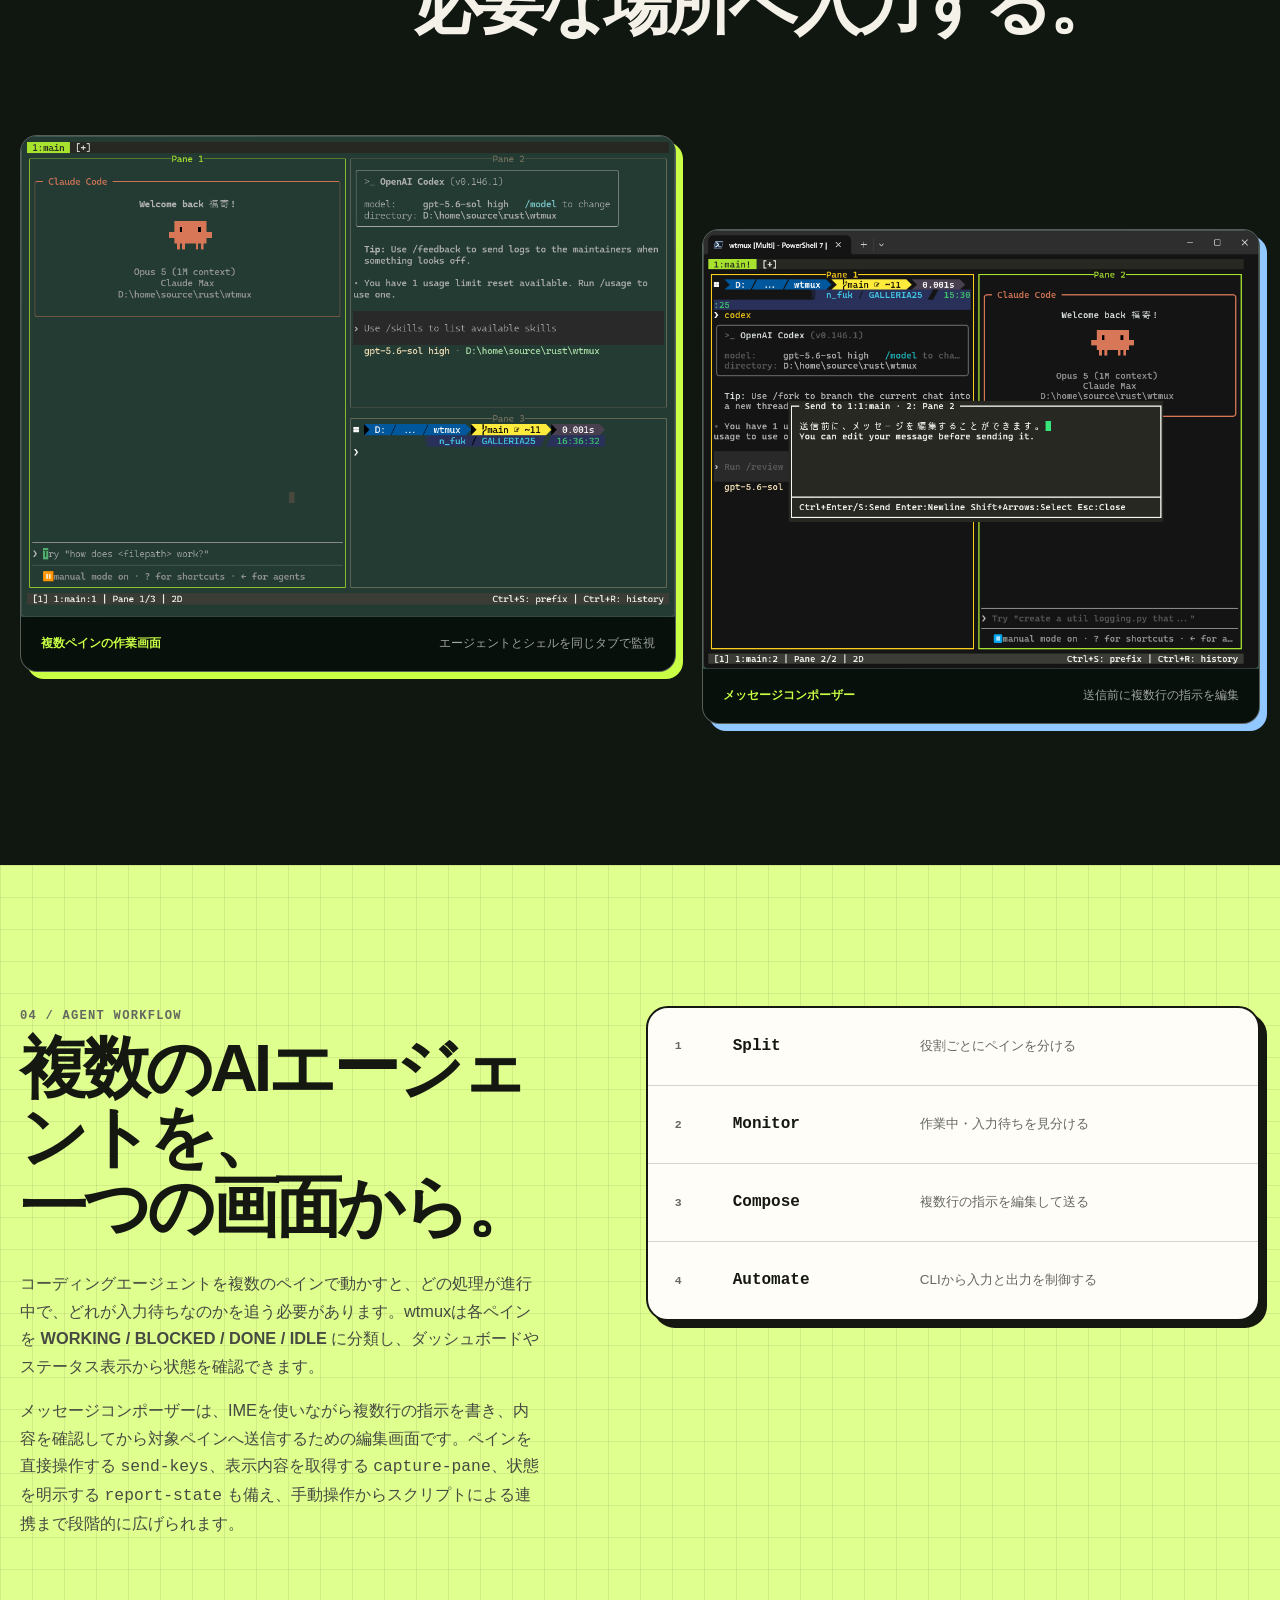
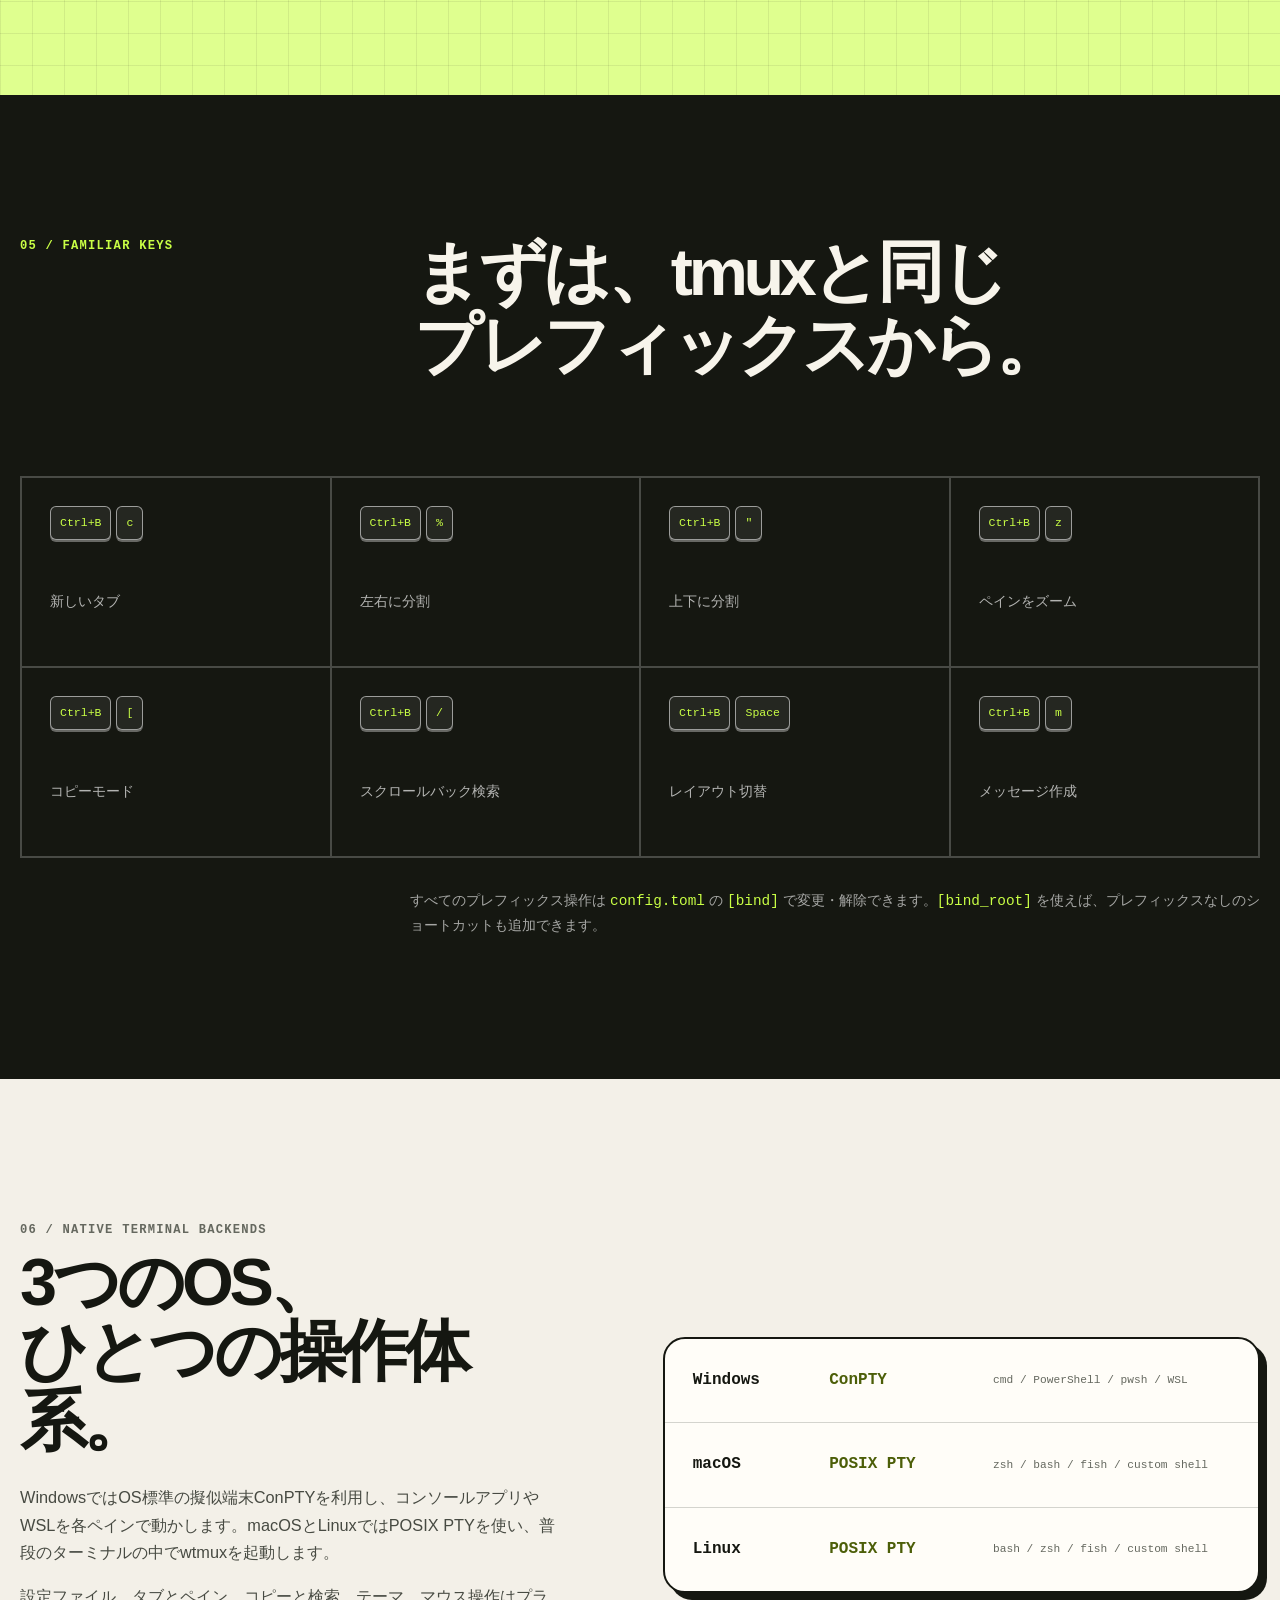
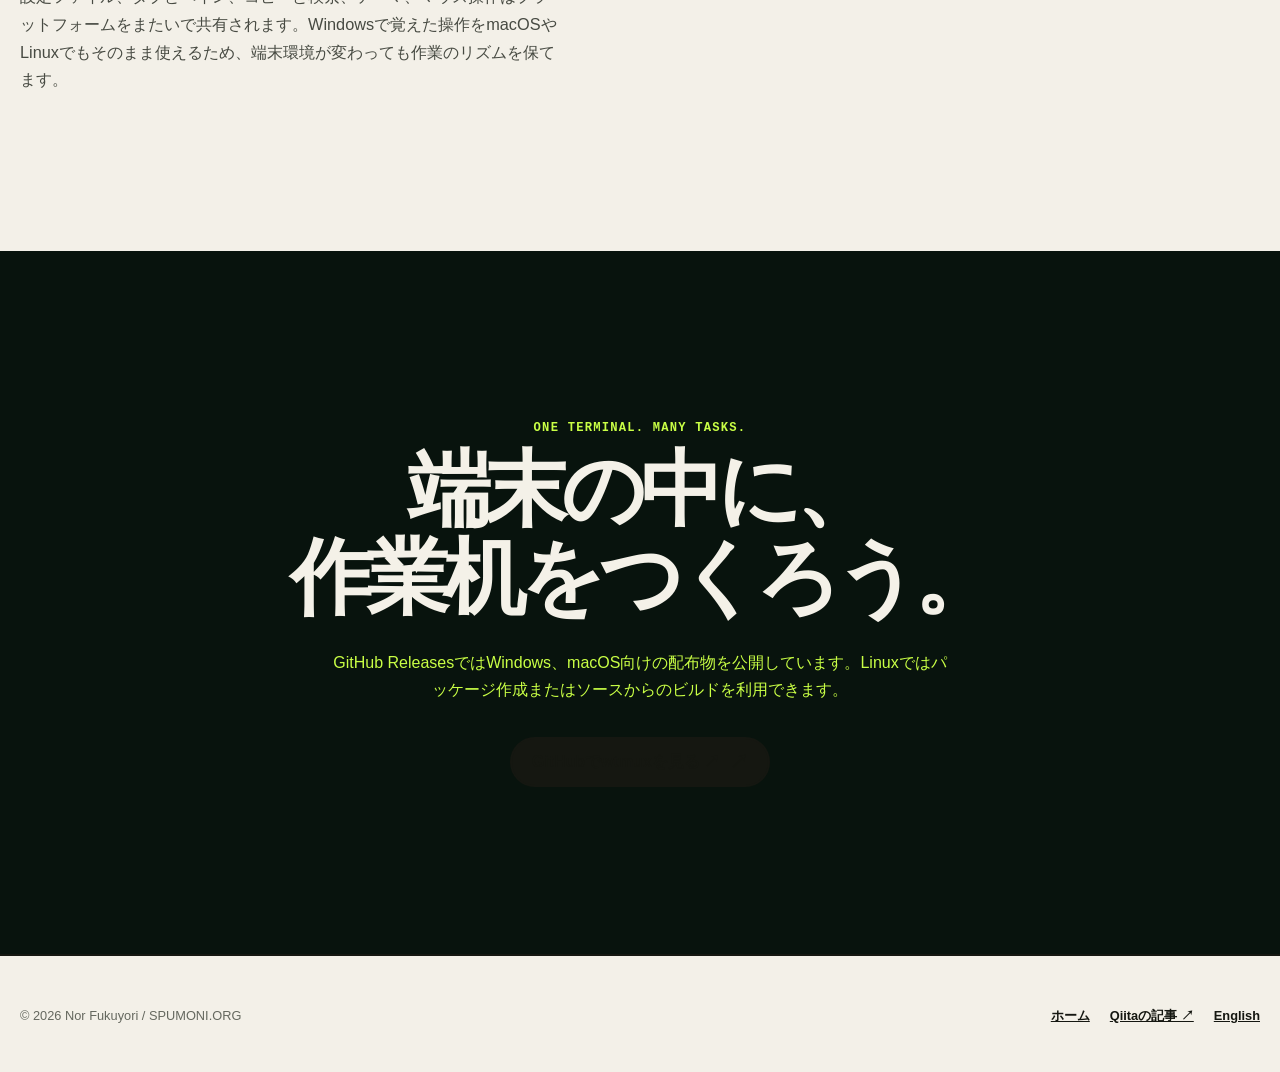
<file: wtmux/index.html>
<!doctype html>
<html lang="ja">
<head>
  <meta charset="utf-8">
  <meta name="viewport" content="width=device-width, initial-scale=1">
  <title>wtmux — tmuxの操作感を、すべてのデスクトップOSへ</title>
  <meta name="description" content="ペイン、タブ、コピー、検索、AIエージェント監視を備えたRust製ターミナルマルチプレクサー wtmux の紹介。">
  <meta name="theme-color" content="#08130d">
  <meta property="og:title" content="wtmux — A tmux-like terminal multiplexer">
  <meta property="og:description" content="tmuxの操作感をWindows、macOS、Linuxへ。複数の端末作業を一つの画面で。">
  <meta property="og:type" content="website">
  <meta property="og:image" content="../assets/wtmux-screenshot-panes.png">
  <link rel="alternate" hreflang="ja" href="./">
  <link rel="alternate" hreflang="en" href="../en/wtmux/">
  <link rel="stylesheet" href="../styles.css">
  <script src="../site.js" defer></script>
</head>
<body class="product-page wtmux-page">
  <a class="skip-link" href="#main">本文へ移動</a>
  <header class="site-header">
    <div class="header-inner">
      <a class="brand" href="../" aria-label="FUKUYORI SOFTWARE ホーム"><span class="brand-mark" aria-hidden="true"></span><span>FUKUYORI / SOFTWARE</span></a>
      <button class="menu-button" type="button" aria-label="メニューを開く" aria-expanded="false" data-menu-button><span></span><span></span><span></span></button>
      <nav class="site-nav" aria-label="ページ内ナビゲーション" data-site-nav>
        <a href="#concept">コンセプト</a><a href="#features">機能</a><a href="#agents">AIエージェント</a><a href="#keys">キー操作</a><a href="https://github.com/fukuyori/wtmux" target="_blank" rel="noreferrer">GitHub ↗</a><a class="language-link" href="../en/wtmux/" lang="en">EN</a>
      </nav>
    </div>
  </header>

  <main id="main">
    <section class="wtmux-hero">
      <div class="wtmux-hero-copy reveal">
        <p class="eyebrow">A tmux-like terminal multiplexer / Rust</p>
        <h1><span>wtmux</span><br>端末を分ける。<br>作業はつなげる。</h1>
        <p class="product-lead">tmuxで馴染んだタブとペインの操作を、Windows・macOS・Linuxへ。複数のシェル、開発サーバー、エージェントを一つの端末画面にまとめ、キーボードから作業の全体を動かせます。</p>
        <div class="product-actions"><a class="button" href="https://github.com/fukuyori/wtmux/releases" target="_blank" rel="noreferrer">wtmuxを入手 ↗</a><a class="button secondary" href="#features">機能を見る</a></div>
        <ul class="product-tags" aria-label="製品情報"><li>v3.3.1</li><li>Windows</li><li>macOS</li><li>Linux</li><li>MIT</li></ul>
      </div>
      <figure class="wtmux-hero-shot reveal">
        <img src="../assets/wtmux-screenshot-panes.png" alt="wtmuxでClaude Code、OpenAI Codex、PowerShellを3ペインに分割した画面">
        <figcaption><span>1:main / 3 panes</span><span>agents + shell</span></figcaption>
      </figure>
    </section>

    <div class="product-marquee" aria-hidden="true"><div><span>Ctrl+B</span><span>tabs</span><span>split panes</span><span>copy mode</span><span>search</span><span>agent dashboard</span><span>Ctrl+B</span><span>tabs</span><span>split panes</span><span>copy mode</span><span>search</span><span>agent dashboard</span></div></div>

    <section class="product-section" id="concept">
      <div class="product-shell product-intro reveal">
        <p class="section-kicker">01 / Why wtmux</p>
        <div>
          <h2>tmuxの習慣を、<br>いつものOSでも。</h2>
          <p>端末で複数の作業を並行すると、ウィンドウはすぐに増えていきます。シェル、エディター、ログ、ビルド、SSH接続を別々に開くと、必要な画面を探すだけで集中が途切れます。wtmuxは、それらをタブと分割ペインに整理するターミナルマルチプレクサーです。</p>
          <p>基本操作はtmuxと同じく、デフォルトでは <code>Ctrl+B</code> を押してからコマンドキーを入力します。新しいタブを作る、上下左右へ分割する、ペインを移動・拡大する、といった操作を既存のtmuxの知識で始められます。キーバインドは設定から変更でき、プレフィックスを使わない独自操作も登録できます。</p>
          <p>最初はWindowsのConPTYを活用するRust製ツールとして生まれ、現在はPOSIX PTYを通じてmacOSとLinuxにも対応しています。ホストOSごとの端末基盤を使いながら、同じ操作体系と設定を持ち運べることを目指しています。</p>
        </div>
      </div>
    </section>

    <section class="product-section product-section-dark" id="features">
      <div class="product-shell">
        <div class="product-heading reveal"><p class="section-kicker">02 / Core features</p><h2>ひとつの端末に、<br>複数の仕事場をつくる。</h2></div>
        <div class="product-feature-grid">
          <article class="product-feature reveal"><span>01</span><h3>タブと分割ペイン</h3><p>作業単位をタブとして分け、各タブを上下・左右へ分割できます。方向キーでフォーカスを移し、境界をリサイズし、必要なペインだけを一時的にズーム。横均等、縦均等、メイン横、メイン縦、タイルのレイアウトを切り替えながら、作業に合う配置をすぐ作れます。</p></article>
          <article class="product-feature reveal"><span>02</span><h3>コピー、検索、履歴</h3><p>vim風のコピーモードでスクロールバックを移動し、範囲を選んでクリップボードへコピーできます。前方・後方検索と一致箇所の移動に対応し、長いログから必要な行を追えます。シェルとは別にコマンド履歴も記録し、複雑なコマンドを検索して再利用できます。</p></article>
          <article class="product-feature reveal"><span>03</span><h3>シェルと文字コード</h3><p>Windowsではcmd.exe、Windows PowerShell、PowerShell 7、WSLを選択でき、macOSとLinuxではbash、zsh、fishなどのシェルを利用できます。UTF-8に加え、WindowsではShift-JISにも対応。WindowsではConPTY、macOS／LinuxではPOSIX PTYが各ペインを支えます。</p></article>
          <article class="product-feature reveal"><span>04</span><h3>テーマと表示互換性</h3><p>Solarized、Monokai、Nord、Dracula、Gruvbox、Tokyo Nightなど8種類のテーマを内蔵。Nerd FontやPowerline、OSC 8リンク、拡張下線、OSC 52クリップボード、Kittyキーボードプロトコルにも対応し、モダンなプロンプトやTUIアプリの表現を保ちます。</p></article>
        </div>
      </div>
    </section>

    <section class="product-section wtmux-screen-section">
      <div class="product-shell">
        <div class="product-heading reveal"><p class="section-kicker">03 / See the workspace</p><h2>状況を見渡し、<br>必要な場所へ入力する。</h2></div>
        <div class="wtmux-screen-grid">
          <figure class="wtmux-screen reveal"><img src="../assets/wtmux-screenshot-panes.png" alt="Claude Code、OpenAI Codex、PowerShellを同時に表示するwtmux"><figcaption><b>複数ペインの作業画面</b><span>エージェントとシェルを同じタブで監視</span></figcaption></figure>
          <figure class="wtmux-screen reveal"><img src="../assets/wtmux-screenshot-composer.png" alt="wtmuxの複数行メッセージ作成画面"><figcaption><b>メッセージコンポーザー</b><span>送信前に複数行の指示を編集</span></figcaption></figure>
        </div>
      </div>
    </section>

    <section class="product-section wtmux-agent-section" id="agents">
      <div class="product-shell wtmux-agent-layout">
        <div class="reveal"><p class="section-kicker">04 / Agent workflow</p><h2>複数のAIエージェントを、<br>一つの画面から。</h2><p>コーディングエージェントを複数のペインで動かすと、どの処理が進行中で、どれが入力待ちなのかを追う必要があります。wtmuxは各ペインを <strong>WORKING / BLOCKED / DONE / IDLE</strong> に分類し、ダッシュボードやステータス表示から状態を確認できます。</p><p>メッセージコンポーザーは、IMEを使いながら複数行の指示を書き、内容を確認してから対象ペインへ送信するための編集画面です。ペインを直接操作する <code>send-keys</code>、表示内容を取得する <code>capture-pane</code>、状態を明示する <code>report-state</code> も備え、手動操作からスクリプトによる連携まで段階的に広げられます。</p></div>
        <div class="agent-flow reveal" aria-label="エージェント作業の流れ"><div><span>1</span><b>Split</b><p>役割ごとにペインを分ける</p></div><div><span>2</span><b>Monitor</b><p>作業中・入力待ちを見分ける</p></div><div><span>3</span><b>Compose</b><p>複数行の指示を編集して送る</p></div><div><span>4</span><b>Automate</b><p>CLIから入力と出力を制御する</p></div></div>
      </div>
    </section>

    <section class="product-section product-section-dark" id="keys">
      <div class="product-shell">
        <div class="product-heading reveal"><p class="section-kicker">05 / Familiar keys</p><h2>まずは、tmuxと同じ<br>プレフィックスから。</h2></div>
        <div class="key-grid reveal">
          <div><kbd>Ctrl+B</kbd><kbd>c</kbd><p>新しいタブ</p></div><div><kbd>Ctrl+B</kbd><kbd>%</kbd><p>左右に分割</p></div><div><kbd>Ctrl+B</kbd><kbd>"</kbd><p>上下に分割</p></div><div><kbd>Ctrl+B</kbd><kbd>z</kbd><p>ペインをズーム</p></div><div><kbd>Ctrl+B</kbd><kbd>[</kbd><p>コピーモード</p></div><div><kbd>Ctrl+B</kbd><kbd>/</kbd><p>スクロールバック検索</p></div><div><kbd>Ctrl+B</kbd><kbd>Space</kbd><p>レイアウト切替</p></div><div><kbd>Ctrl+B</kbd><kbd>m</kbd><p>メッセージ作成</p></div>
        </div>
        <p class="key-note reveal">すべてのプレフィックス操作は <code>config.toml</code> の <code>[bind]</code> で変更・解除できます。<code>[bind_root]</code> を使えば、プレフィックスなしのショートカットも追加できます。</p>
      </div>
    </section>

    <section class="product-section">
      <div class="product-shell wtmux-platform-layout reveal">
        <div><p class="section-kicker">06 / Native terminal backends</p><h2>3つのOS、<br>ひとつの操作体系。</h2><p>WindowsではOS標準の擬似端末ConPTYを利用し、コンソールアプリやWSLを各ペインで動かします。macOSとLinuxではPOSIX PTYを使い、普段のターミナルの中でwtmuxを起動します。</p><p>設定ファイル、タブとペイン、コピーと検索、テーマ、マウス操作はプラットフォームをまたいで共有されます。Windowsで覚えた操作をmacOSやLinuxでもそのまま使えるため、端末環境が変わっても作業のリズムを保てます。</p></div>
        <div class="backend-list"><div><span>Windows</span><b>ConPTY</b><small>cmd / PowerShell / pwsh / WSL</small></div><div><span>macOS</span><b>POSIX PTY</b><small>zsh / bash / fish / custom shell</small></div><div><span>Linux</span><b>POSIX PTY</b><small>bash / zsh / fish / custom shell</small></div></div>
      </div>
    </section>

    <section class="product-cta wtmux-cta"><div class="product-shell reveal"><p class="section-kicker">One terminal. Many tasks.</p><h2>端末の中に、<br>作業机をつくろう。</h2><p>GitHub ReleasesではWindows、macOS向けの配布物を公開しています。Linuxではパッケージ作成またはソースからのビルドを利用できます。</p><a class="button" href="https://github.com/fukuyori/wtmux" target="_blank" rel="noreferrer">GitHubでwtmuxを見る ↗</a></div></section>
  </main>

  <footer class="site-footer"><div class="footer-inner"><p>© <span data-year></span> Nor Fukuyori / SPUMONI.ORG</p><div class="footer-links"><a href="../">ホーム</a><a href="https://qiita.com/spumoni/items/7d43ed7e579d99cfda3e" target="_blank" rel="noreferrer">Qiitaの記事 ↗</a><a href="../en/wtmux/" lang="en">English</a></div></div></footer>
</body>
</html>
</file>
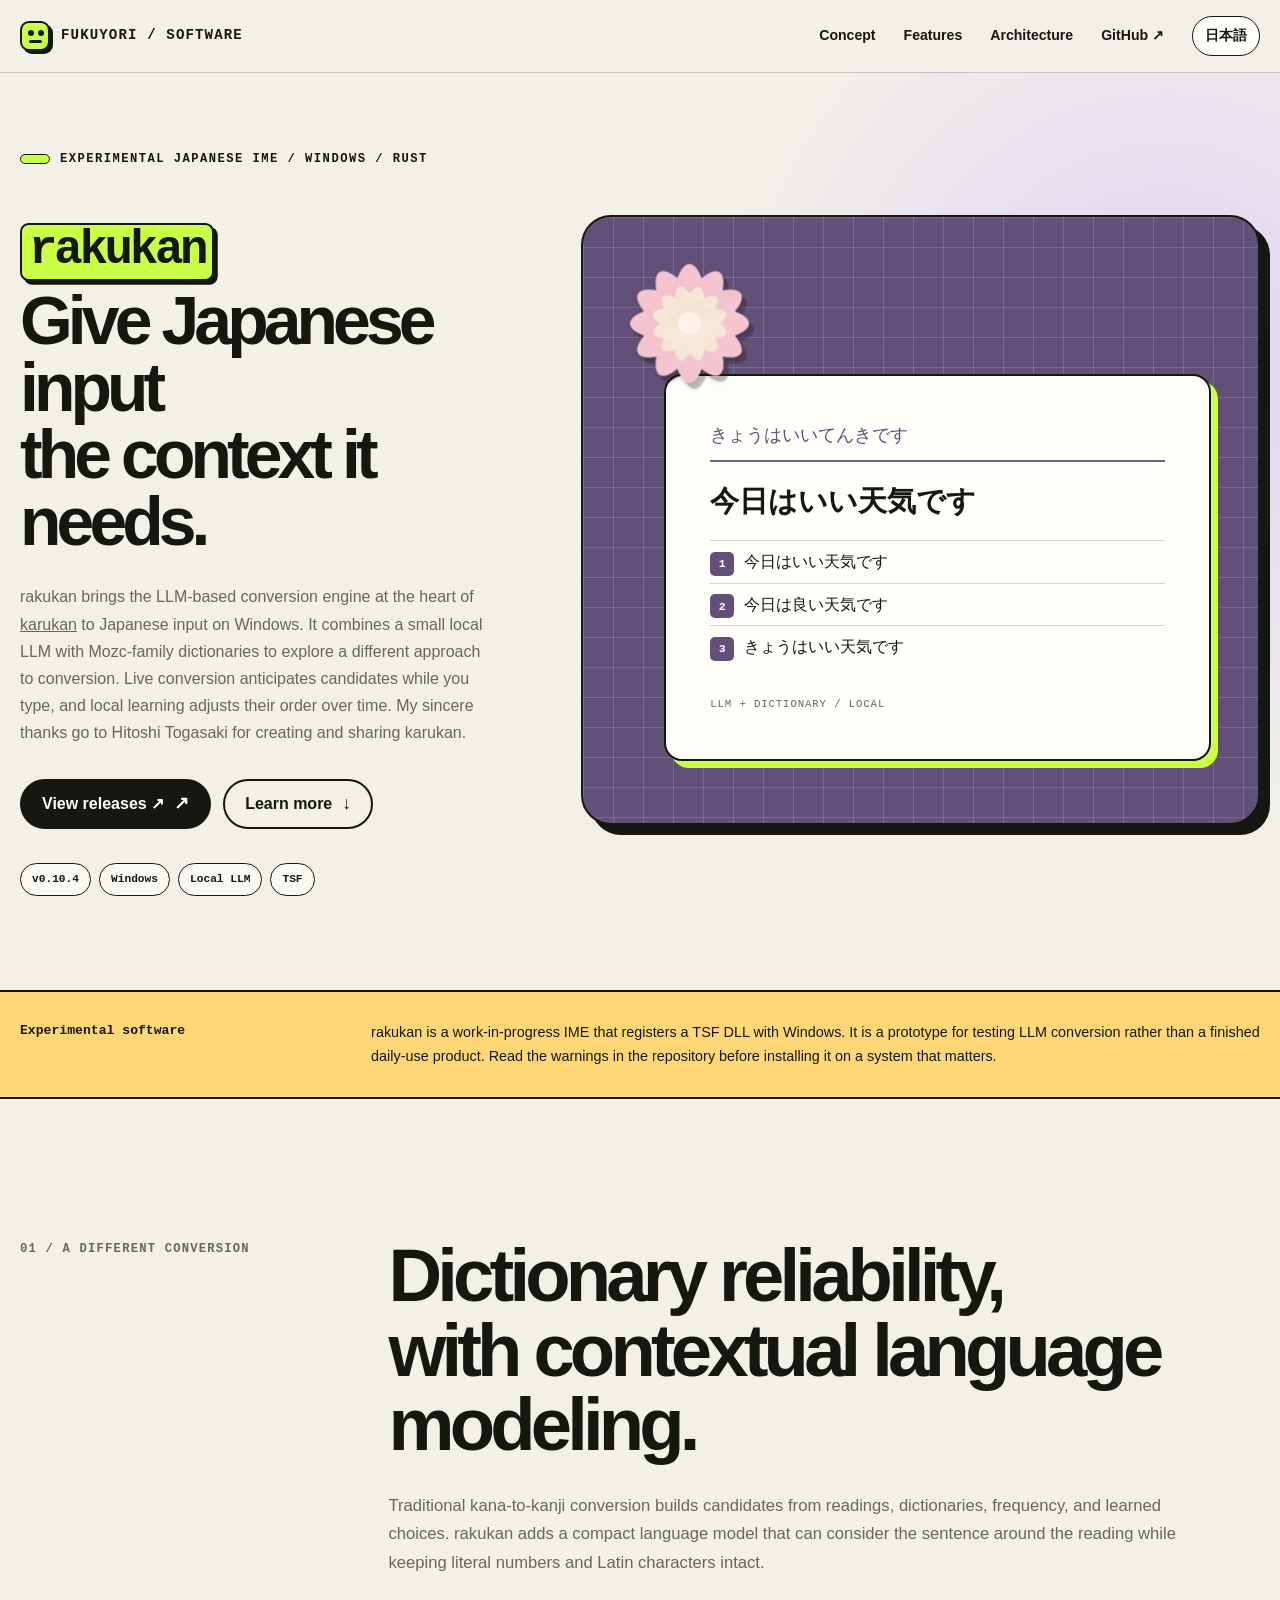
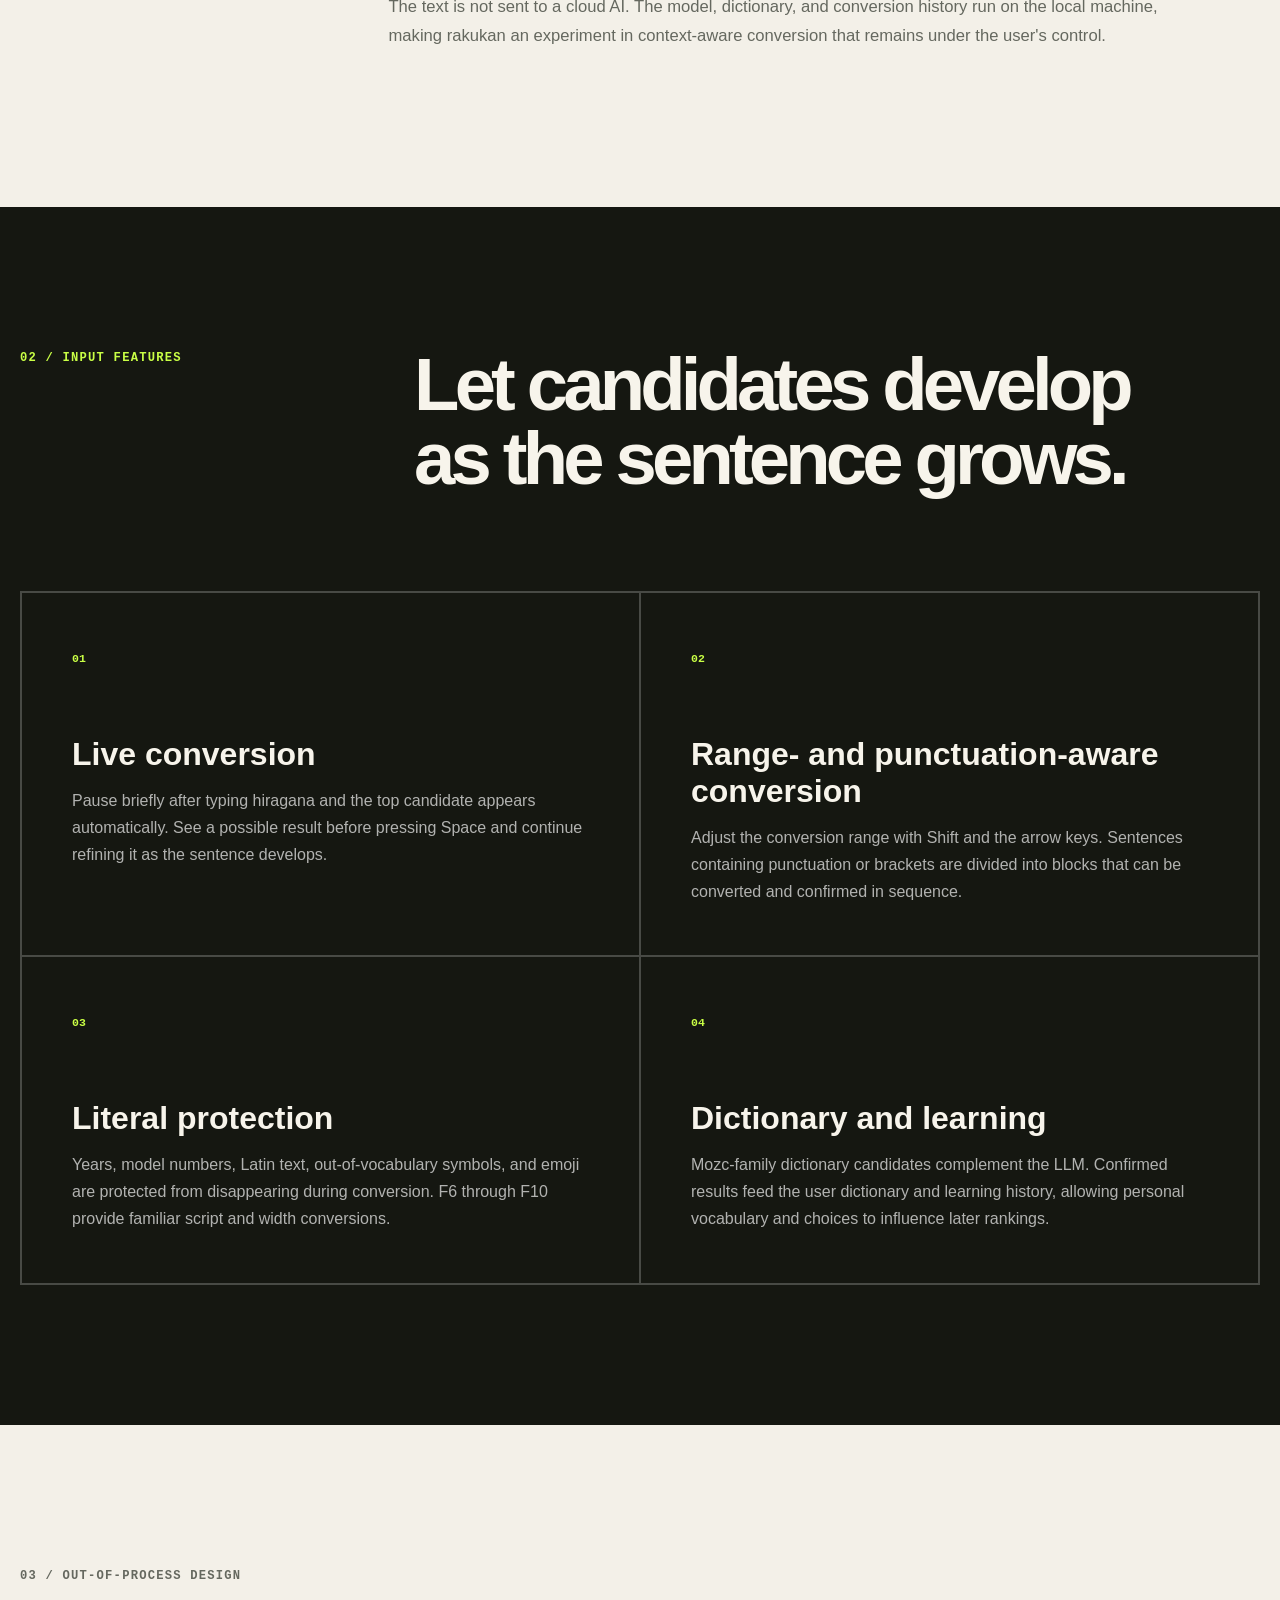
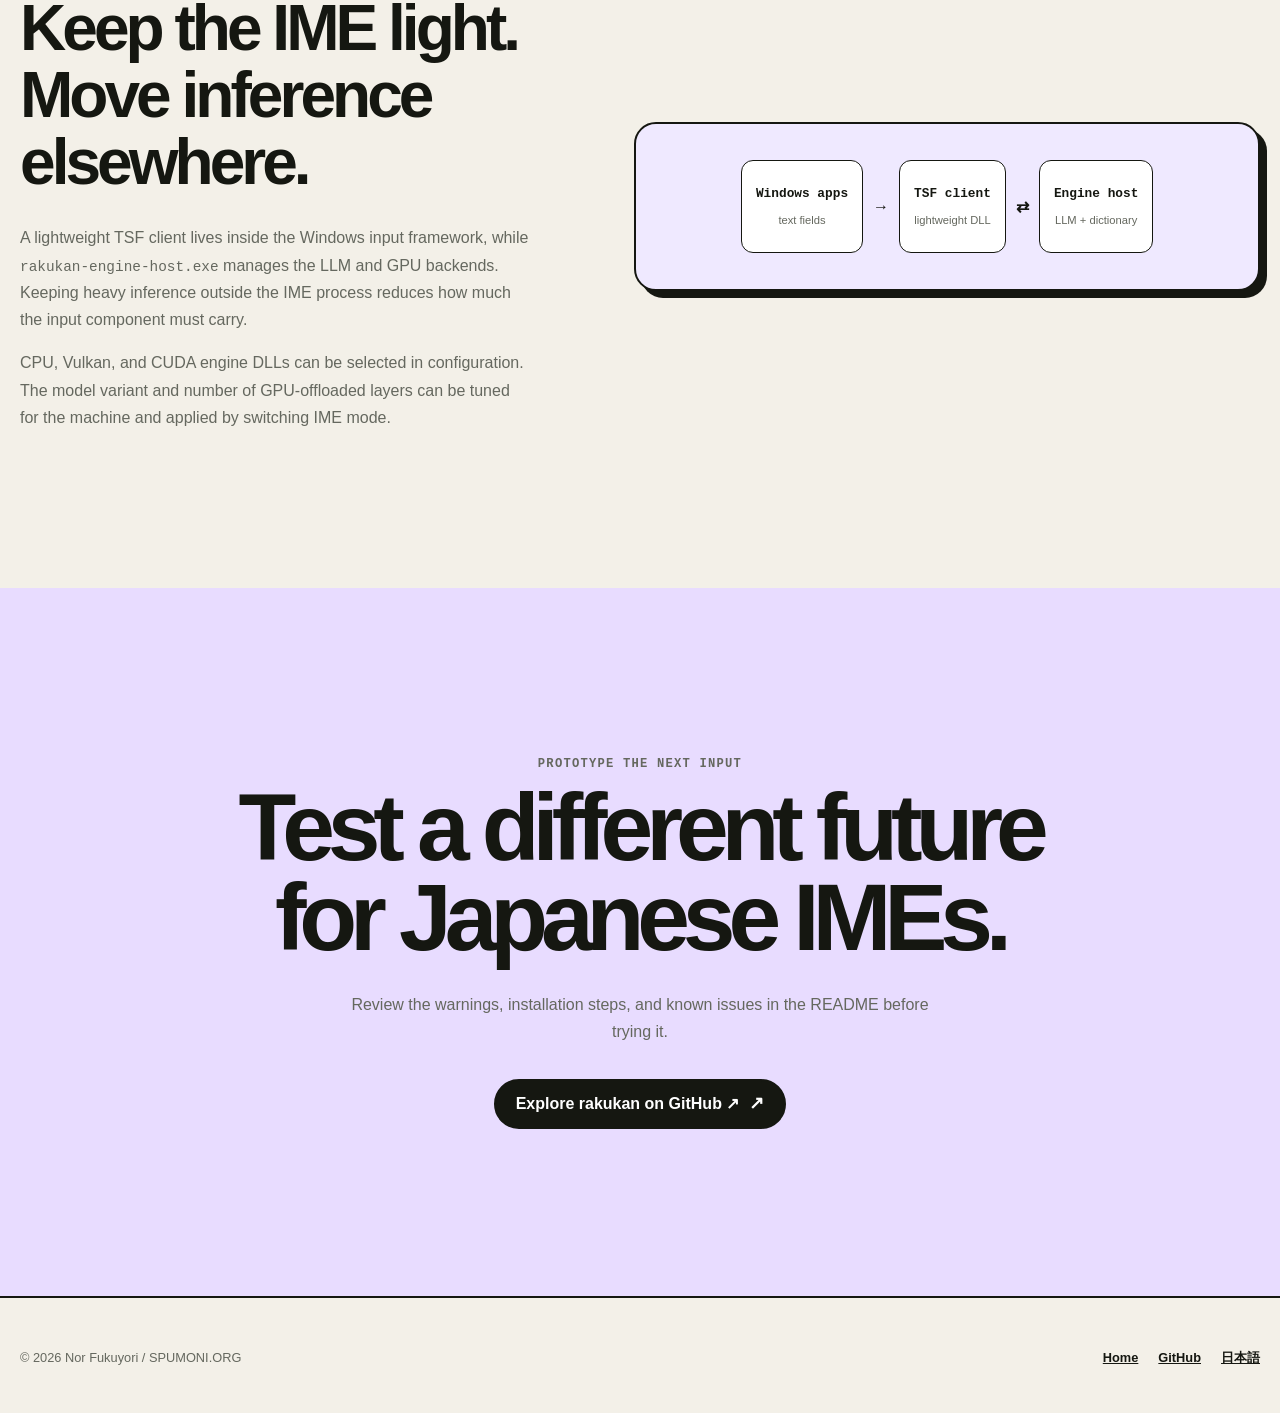
<file: en/rakukan/index.html>
<!doctype html><html lang="en"><head><meta charset="utf-8"><meta name="viewport" content="width=device-width, initial-scale=1"><title>rakukan — Rethinking Japanese input with a local LLM</title><meta name="description" content="An experimental Japanese IME for Windows that combines a small local LLM with Mozc-family dictionaries."><meta name="theme-color" content="#f3f0e8"><meta property="og:title" content="rakukan — Experimental Japanese IME"><meta property="og:description" content="Explore a different approach to Japanese conversion, locally."><meta property="og:type" content="website"><meta property="og:image" content="../../assets/rakukan-icon.ico"><link rel="alternate" hreflang="ja" href="../../rakukan/"><link rel="alternate" hreflang="en" href="./"><link rel="stylesheet" href="../../styles.css"><script src="../../site.js" defer></script></head>
<body class="product-page app-detail-page rakukan-page"><a class="skip-link" href="#main">Skip to content</a><header class="site-header"><div class="header-inner"><a class="brand" href="../"><span class="brand-mark" aria-hidden="true"></span><span>FUKUYORI / SOFTWARE</span></a><button class="menu-button" type="button" aria-label="Open menu" aria-expanded="false" data-menu-button><span></span><span></span><span></span></button><nav class="site-nav" data-site-nav><a href="#concept">Concept</a><a href="#features">Features</a><a href="#architecture">Architecture</a><a href="https://github.com/fukuyori/rakukan" target="_blank" rel="noreferrer">GitHub ↗</a><a class="language-link" href="../../rakukan/" lang="ja">日本語</a></nav></div></header>
<main id="main"><section class="app-detail-hero"><div class="app-detail-copy reveal"><p class="eyebrow">Experimental Japanese IME / Windows / Rust</p><h1><span>rakukan</span><br>Give Japanese input<br>the context it needs.</h1><p class="product-lead">rakukan brings the LLM-based conversion engine at the heart of <a href="https://github.com/togatoga/karukan" target="_blank" rel="noreferrer">karukan</a> to Japanese input on Windows. It combines a small local LLM with Mozc-family dictionaries to explore a different approach to conversion. Live conversion anticipates candidates while you type, and local learning adjusts their order over time. My sincere thanks go to Hitoshi Togasaki for creating and sharing karukan.</p><div class="product-actions"><a class="button" href="https://github.com/fukuyori/rakukan/releases" target="_blank" rel="noreferrer">View releases ↗</a><a class="button secondary" href="#concept">Learn more</a></div><ul class="product-tags"><li>v0.10.4</li><li>Windows</li><li>Local LLM</li><li>TSF</li></ul></div><div class="app-detail-art rakukan-art reveal"><img src="../../assets/rakukan-icon.ico" alt="rakukan app icon"><div class="ime-demo"><p class="ime-reading">きょうはいいてんきです</p><p class="ime-result">今日はいい天気です</p><ol><li><b>1</b>今日はいい天気です</li><li><b>2</b>今日は良い天気です</li><li><b>3</b>きょうはいい天気です</li></ol><span>LLM + DICTIONARY / LOCAL</span></div></div></section>
<aside class="product-warning"><div class="product-shell"><b>Experimental software</b><p>rakukan is a work-in-progress IME that registers a TSF DLL with Windows. It is a prototype for testing LLM conversion rather than a finished daily-use product. Read the warnings in the repository before installing it on a system that matters.</p></div></aside>
<section class="product-section" id="concept"><div class="product-shell product-intro reveal"><p class="section-kicker">01 / A different conversion</p><div><h2>Dictionary reliability,<br>with contextual language modeling.</h2><p>Traditional kana-to-kanji conversion builds candidates from readings, dictionaries, frequency, and learned choices. rakukan adds a compact language model that can consider the sentence around the reading while keeping literal numbers and Latin characters intact.</p><p>The text is not sent to a cloud AI. The model, dictionary, and conversion history run on the local machine, making rakukan an experiment in context-aware conversion that remains under the user's control.</p></div></div></section>
<section class="product-section product-section-dark" id="features"><div class="product-shell"><div class="product-heading reveal"><p class="section-kicker">02 / Input features</p><h2>Let candidates develop<br>as the sentence grows.</h2></div><div class="product-feature-grid"><article class="product-feature reveal"><span>01</span><h3>Live conversion</h3><p>Pause briefly after typing hiragana and the top candidate appears automatically. See a possible result before pressing Space and continue refining it as the sentence develops.</p></article><article class="product-feature reveal"><span>02</span><h3>Range- and punctuation-aware conversion</h3><p>Adjust the conversion range with Shift and the arrow keys. Sentences containing punctuation or brackets are divided into blocks that can be converted and confirmed in sequence.</p></article><article class="product-feature reveal"><span>03</span><h3>Literal protection</h3><p>Years, model numbers, Latin text, out-of-vocabulary symbols, and emoji are protected from disappearing during conversion. F6 through F10 provide familiar script and width conversions.</p></article><article class="product-feature reveal"><span>04</span><h3>Dictionary and learning</h3><p>Mozc-family dictionary candidates complement the LLM. Confirmed results feed the user dictionary and learning history, allowing personal vocabulary and choices to influence later rankings.</p></article></div></div></section>
<section class="product-section" id="architecture"><div class="product-shell app-process reveal"><div><p class="section-kicker">03 / Out-of-process design</p><h2>Keep the IME light.<br>Move inference elsewhere.</h2><p>A lightweight TSF client lives inside the Windows input framework, while <code>rakukan-engine-host.exe</code> manages the LLM and GPU backends. Keeping heavy inference outside the IME process reduces how much the input component must carry.</p><p>CPU, Vulkan, and CUDA engine DLLs can be selected in configuration. The model variant and number of GPU-offloaded layers can be tuned for the machine and applied by switching IME mode.</p></div><div class="process-diagram"><div><b>Windows apps</b><span>text fields</span></div><i>→</i><div><b>TSF client</b><span>lightweight DLL</span></div><i>⇄</i><div><b>Engine host</b><span>LLM + dictionary</span></div></div></div></section>
<section class="product-cta rakukan-cta"><div class="product-shell reveal"><p class="section-kicker">Prototype the next input</p><h2>Test a different future<br>for Japanese IMEs.</h2><p>Review the warnings, installation steps, and known issues in the README before trying it.</p><a class="button" href="https://github.com/fukuyori/rakukan" target="_blank" rel="noreferrer">Explore rakukan on GitHub ↗</a></div></section></main><footer class="site-footer"><div class="footer-inner"><p>© <span data-year></span> Nor Fukuyori / SPUMONI.ORG</p><div class="footer-links"><a href="../">Home</a><a href="https://github.com/fukuyori/rakukan" target="_blank" rel="noreferrer">GitHub</a><a href="../../rakukan/" lang="ja">日本語</a></div></div></footer></body></html>
</file>
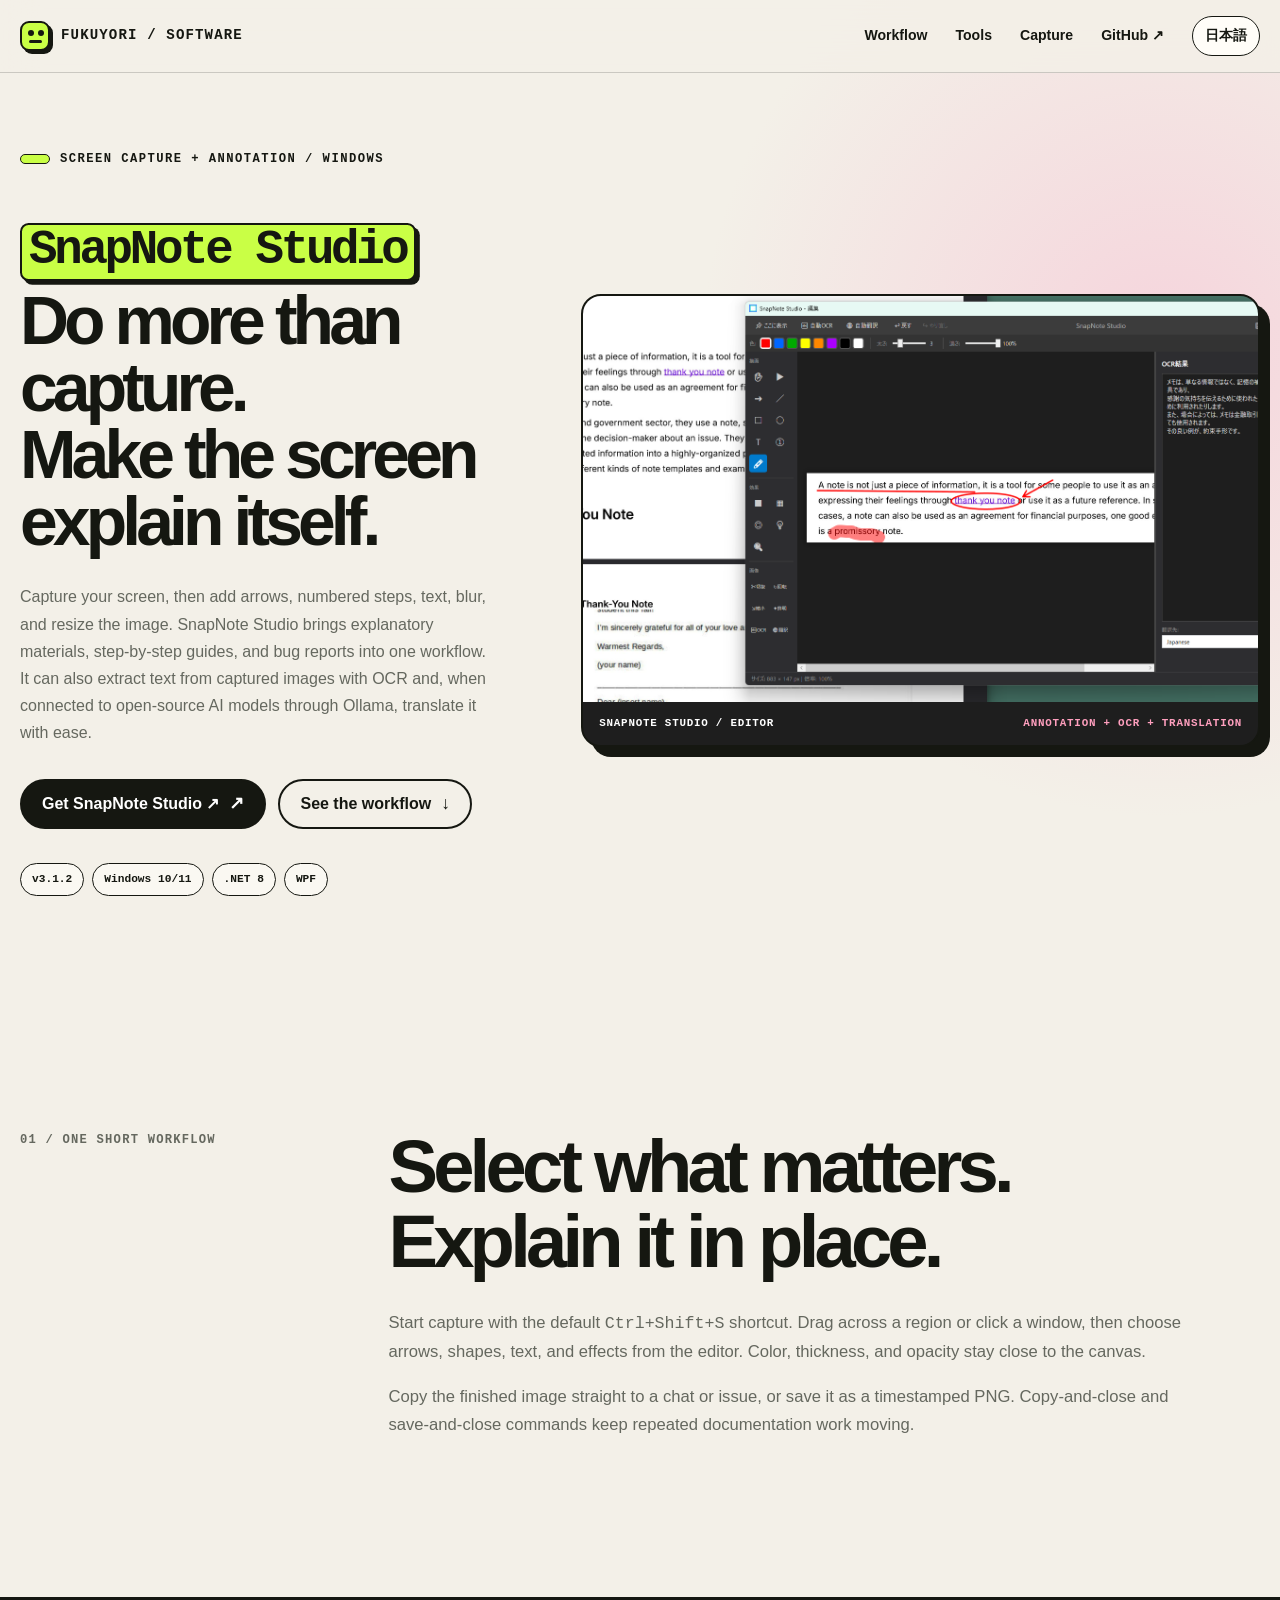
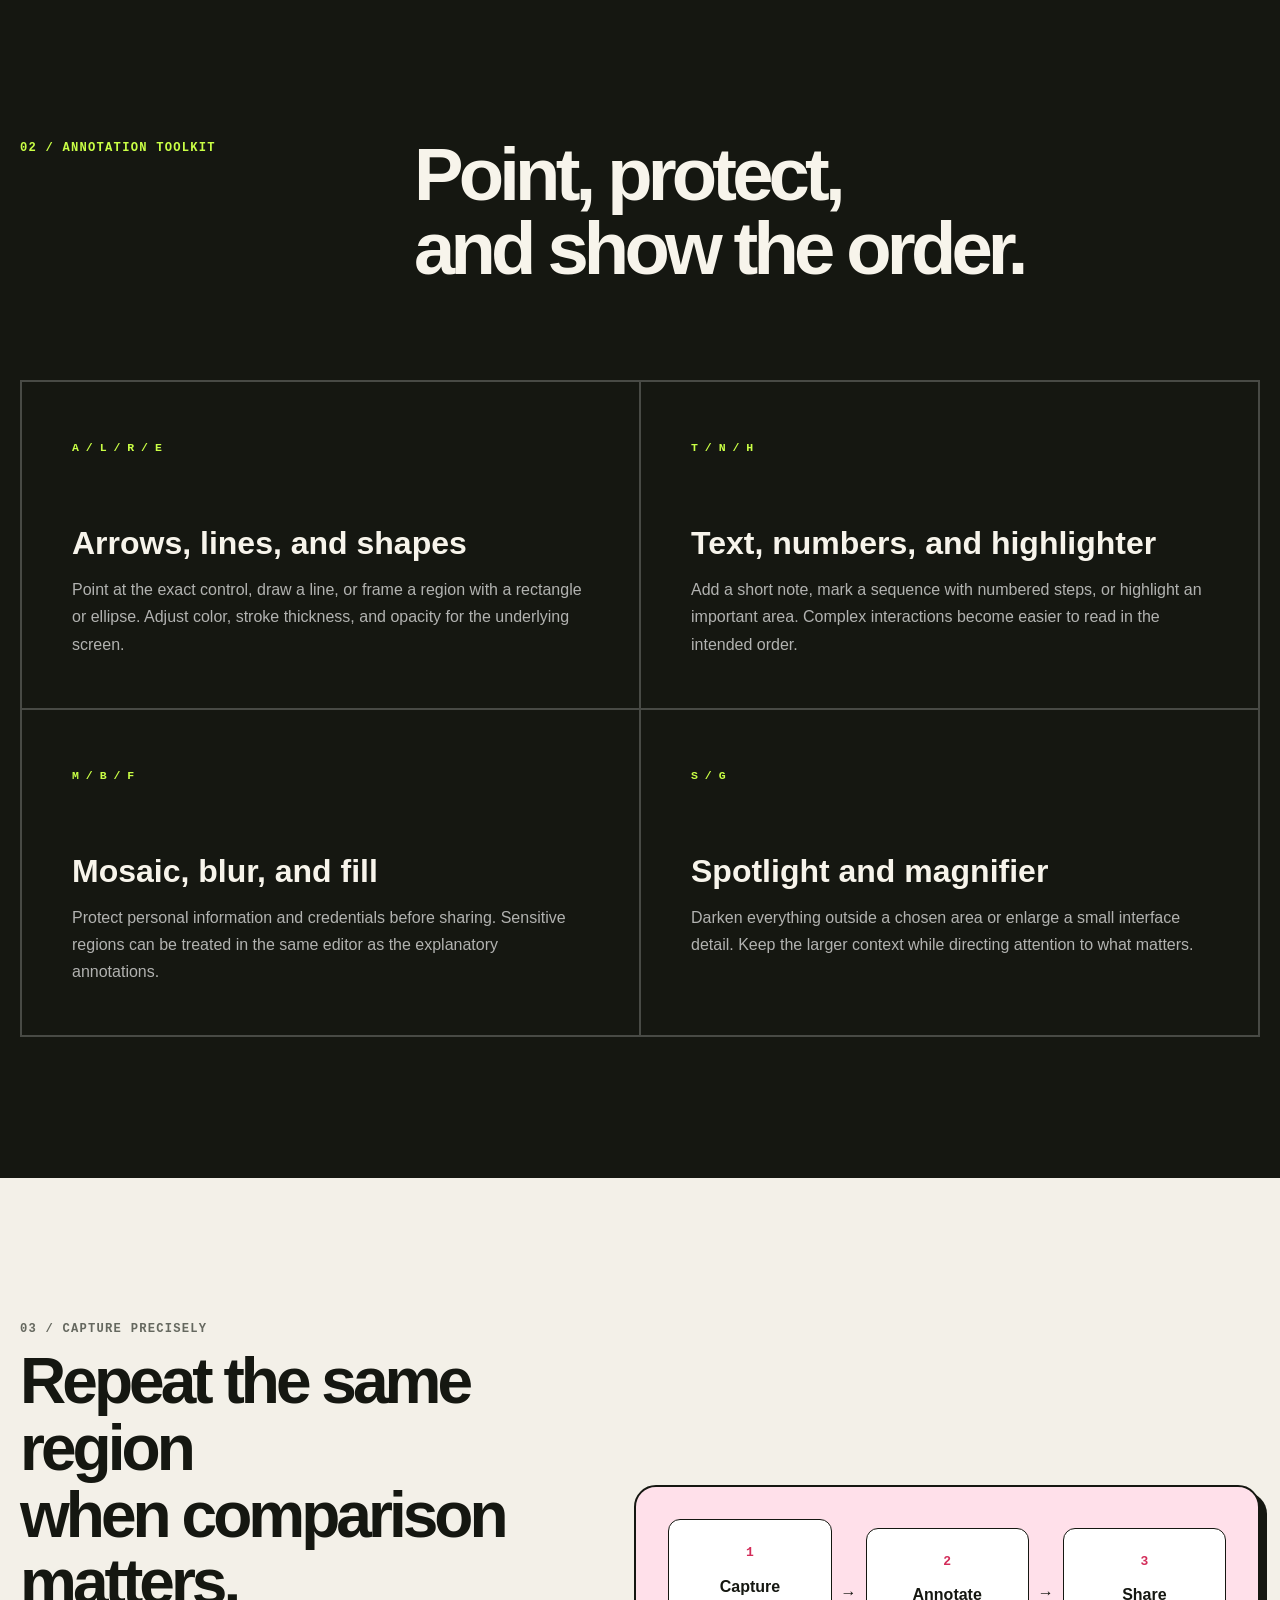
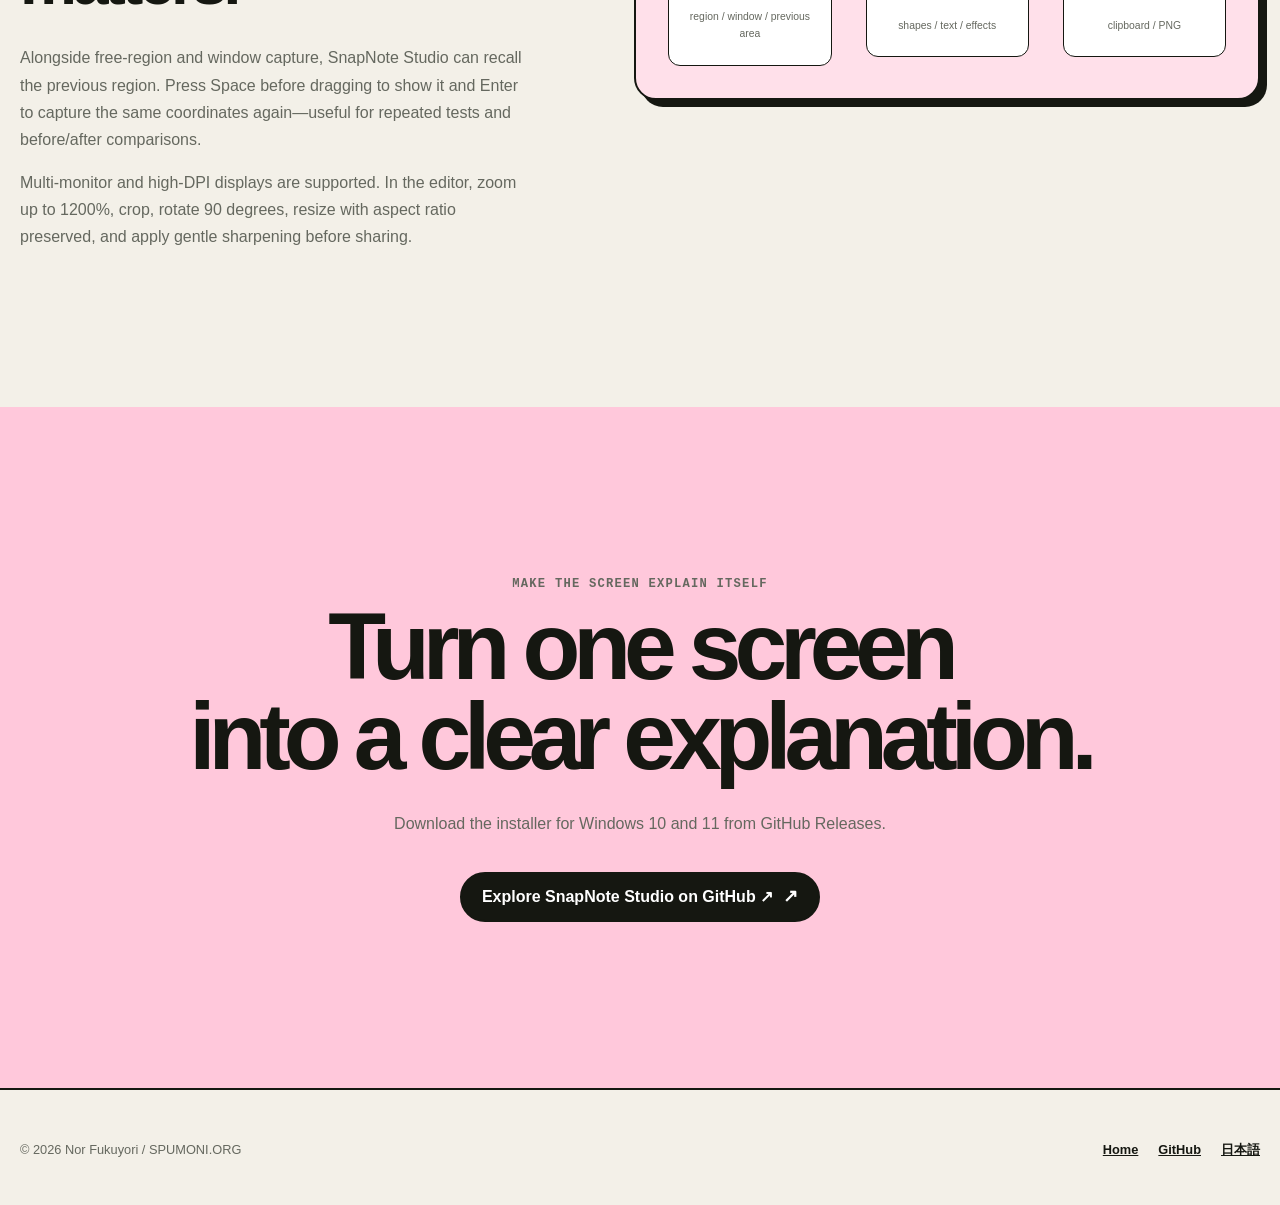
<file: en/snapnote/index.html>
<!doctype html><html lang="en"><head><meta charset="utf-8"><meta name="viewport" content="width=device-width, initial-scale=1"><title>SnapNote Studio — Capture a screen and make it explain itself</title><meta name="description" content="A Windows screen capture and annotation tool with arrows, shapes, text, blur, spotlight, and more."><meta name="theme-color" content="#f3f0e8"><meta property="og:title" content="SnapNote Studio"><meta property="og:description" content="Capture a screen and turn it into a clear explanation."><meta property="og:type" content="website"><meta property="og:image" content="../../snapnote/screenshot.png"><link rel="alternate" hreflang="ja" href="../../snapnote/"><link rel="alternate" hreflang="en" href="./"><link rel="stylesheet" href="../../styles.css"><script src="../../site.js" defer></script></head>
<body class="product-page app-detail-page snapnote-page"><a class="skip-link" href="#main">Skip to content</a><header class="site-header"><div class="header-inner"><a class="brand" href="../"><span class="brand-mark" aria-hidden="true"></span><span>FUKUYORI / SOFTWARE</span></a><button class="menu-button" type="button" aria-label="Open menu" aria-expanded="false" data-menu-button><span></span><span></span><span></span></button><nav class="site-nav" data-site-nav><a href="#workflow">Workflow</a><a href="#tools">Tools</a><a href="#capture">Capture</a><a href="https://github.com/fukuyori/snapnote" target="_blank" rel="noreferrer">GitHub ↗</a><a class="language-link" href="../../snapnote/" lang="ja">日本語</a></nav></div></header>
<main id="main"><section class="app-detail-hero"><div class="app-detail-copy reveal"><p class="eyebrow">Screen capture + annotation / Windows</p><h1><span>SnapNote Studio</span><br>Do more than capture.<br>Make the screen explain itself.</h1><p class="product-lead">Capture your screen, then add arrows, numbered steps, text, blur, and resize the image. SnapNote Studio brings explanatory materials, step-by-step guides, and bug reports into one workflow. It can also extract text from captured images with OCR and, when connected to open-source AI models through Ollama, translate it with ease.</p><div class="product-actions"><a class="button" href="https://github.com/fukuyori/snapnote/releases/latest" target="_blank" rel="noreferrer">Get SnapNote Studio ↗</a><a class="button secondary" href="#workflow">See the workflow</a></div><ul class="product-tags"><li>v3.1.2</li><li>Windows 10/11</li><li>.NET 8</li><li>WPF</li></ul></div><figure class="snapnote-product-shot reveal"><img src="../../snapnote/screenshot.png" alt="SnapNote Studio editor annotating a screen capture with arrows, underlines, circles, and OCR"><figcaption><span>SnapNote Studio / Editor</span><span>Annotation + OCR + Translation</span></figcaption></figure></section>
<section class="product-section" id="workflow"><div class="product-shell product-intro reveal"><p class="section-kicker">01 / One short workflow</p><div><h2>Select what matters.<br>Explain it in place.</h2><p>Start capture with the default <code>Ctrl+Shift+S</code> shortcut. Drag across a region or click a window, then choose arrows, shapes, text, and effects from the editor. Color, thickness, and opacity stay close to the canvas.</p><p>Copy the finished image straight to a chat or issue, or save it as a timestamped PNG. Copy-and-close and save-and-close commands keep repeated documentation work moving.</p></div></div></section>
<section class="product-section product-section-dark" id="tools"><div class="product-shell"><div class="product-heading reveal"><p class="section-kicker">02 / Annotation toolkit</p><h2>Point, protect,<br>and show the order.</h2></div><div class="product-feature-grid"><article class="product-feature reveal"><span>A / L / R / E</span><h3>Arrows, lines, and shapes</h3><p>Point at the exact control, draw a line, or frame a region with a rectangle or ellipse. Adjust color, stroke thickness, and opacity for the underlying screen.</p></article><article class="product-feature reveal"><span>T / N / H</span><h3>Text, numbers, and highlighter</h3><p>Add a short note, mark a sequence with numbered steps, or highlight an important area. Complex interactions become easier to read in the intended order.</p></article><article class="product-feature reveal"><span>M / B / F</span><h3>Mosaic, blur, and fill</h3><p>Protect personal information and credentials before sharing. Sensitive regions can be treated in the same editor as the explanatory annotations.</p></article><article class="product-feature reveal"><span>S / G</span><h3>Spotlight and magnifier</h3><p>Darken everything outside a chosen area or enlarge a small interface detail. Keep the larger context while directing attention to what matters.</p></article></div></div></section>
<section class="product-section" id="capture"><div class="product-shell app-process reveal"><div><p class="section-kicker">03 / Capture precisely</p><h2>Repeat the same region<br>when comparison matters.</h2><p>Alongside free-region and window capture, SnapNote Studio can recall the previous region. Press Space before dragging to show it and Enter to capture the same coordinates again—useful for repeated tests and before/after comparisons.</p><p>Multi-monitor and high-DPI displays are supported. In the editor, zoom up to 1200%, crop, rotate 90 degrees, resize with aspect ratio preserved, and apply gentle sharpening before sharing.</p></div><div class="capture-flow"><div><b>1</b><span>Capture</span><small>region / window / previous area</small></div><i>→</i><div><b>2</b><span>Annotate</span><small>shapes / text / effects</small></div><i>→</i><div><b>3</b><span>Share</span><small>clipboard / PNG</small></div></div></div></section>
<section class="product-cta snapnote-cta"><div class="product-shell reveal"><p class="section-kicker">Make the screen explain itself</p><h2>Turn one screen<br>into a clear explanation.</h2><p>Download the installer for Windows 10 and 11 from GitHub Releases.</p><a class="button" href="https://github.com/fukuyori/snapnote" target="_blank" rel="noreferrer">Explore SnapNote Studio on GitHub ↗</a></div></section></main><footer class="site-footer"><div class="footer-inner"><p>© <span data-year></span> Nor Fukuyori / SPUMONI.ORG</p><div class="footer-links"><a href="../">Home</a><a href="https://github.com/fukuyori/snapnote" target="_blank" rel="noreferrer">GitHub</a><a href="../../snapnote/" lang="ja">日本語</a></div></div></footer></body></html>
</file>
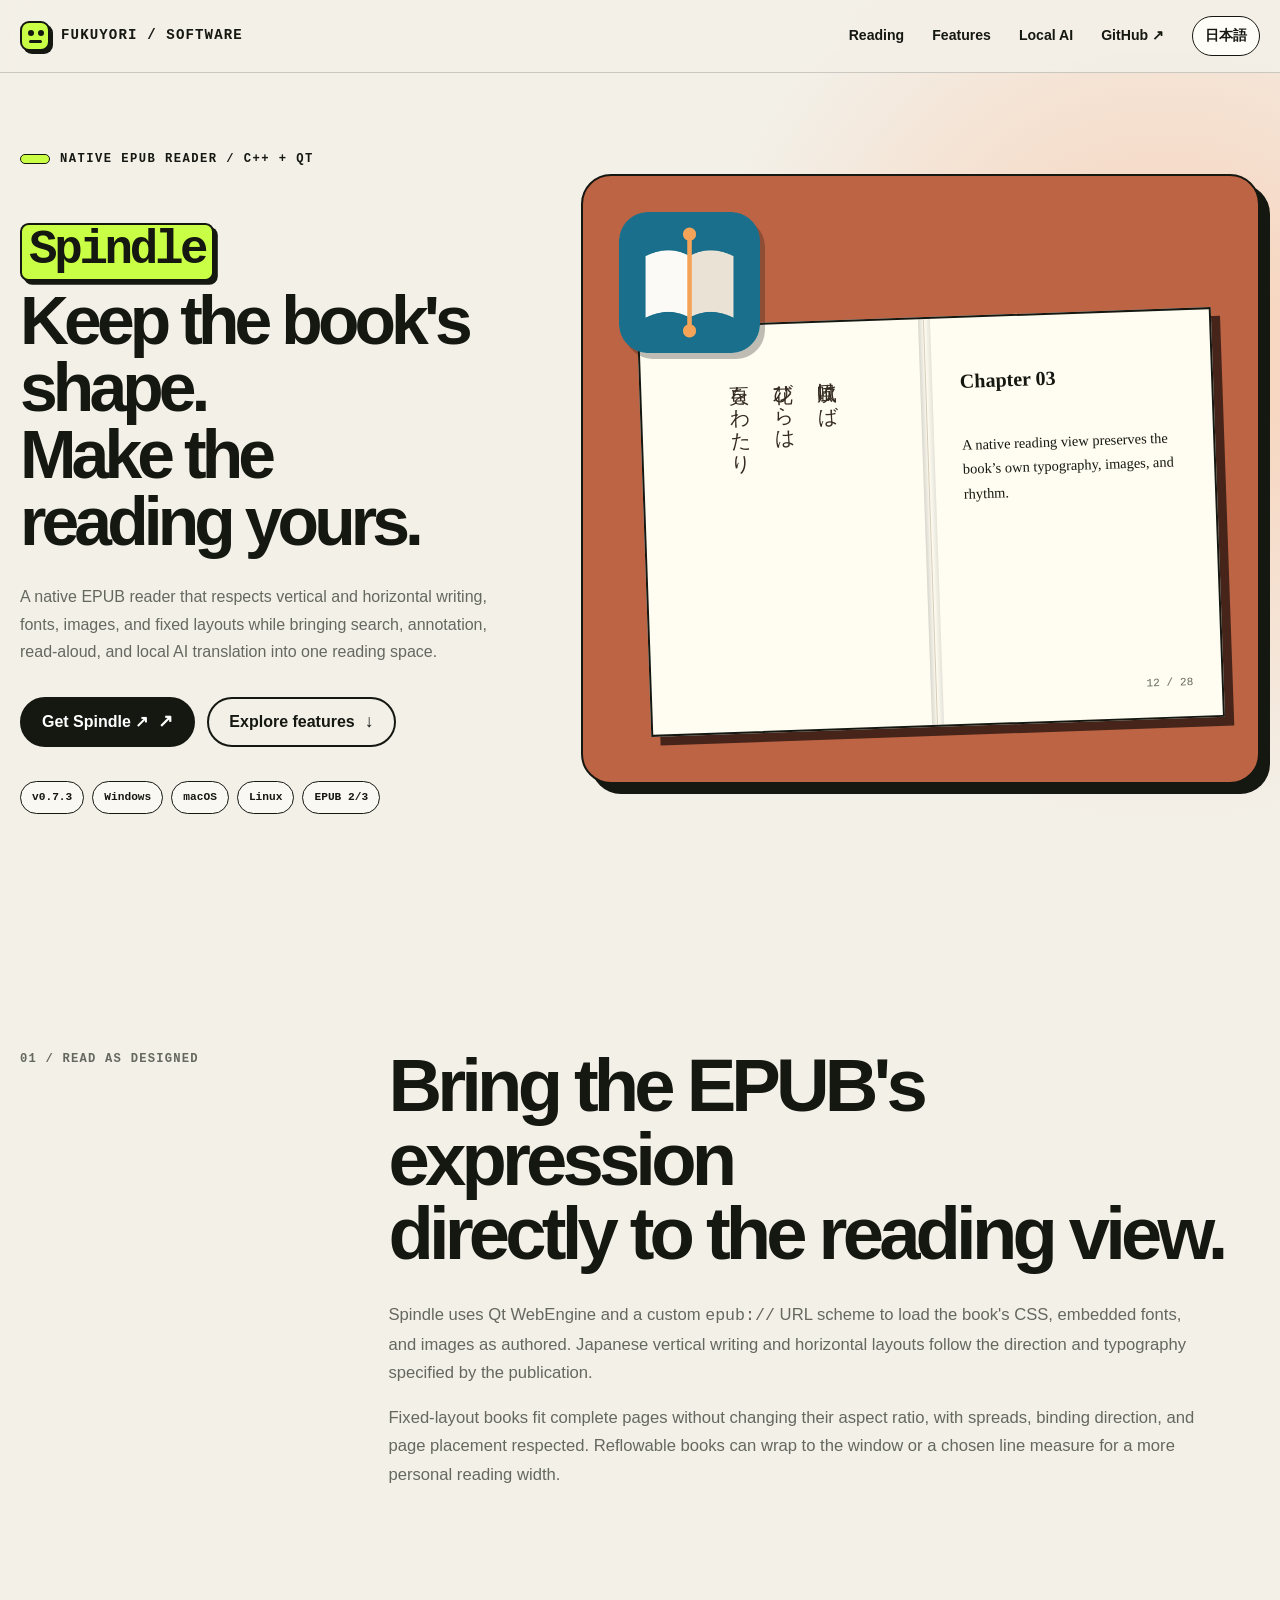
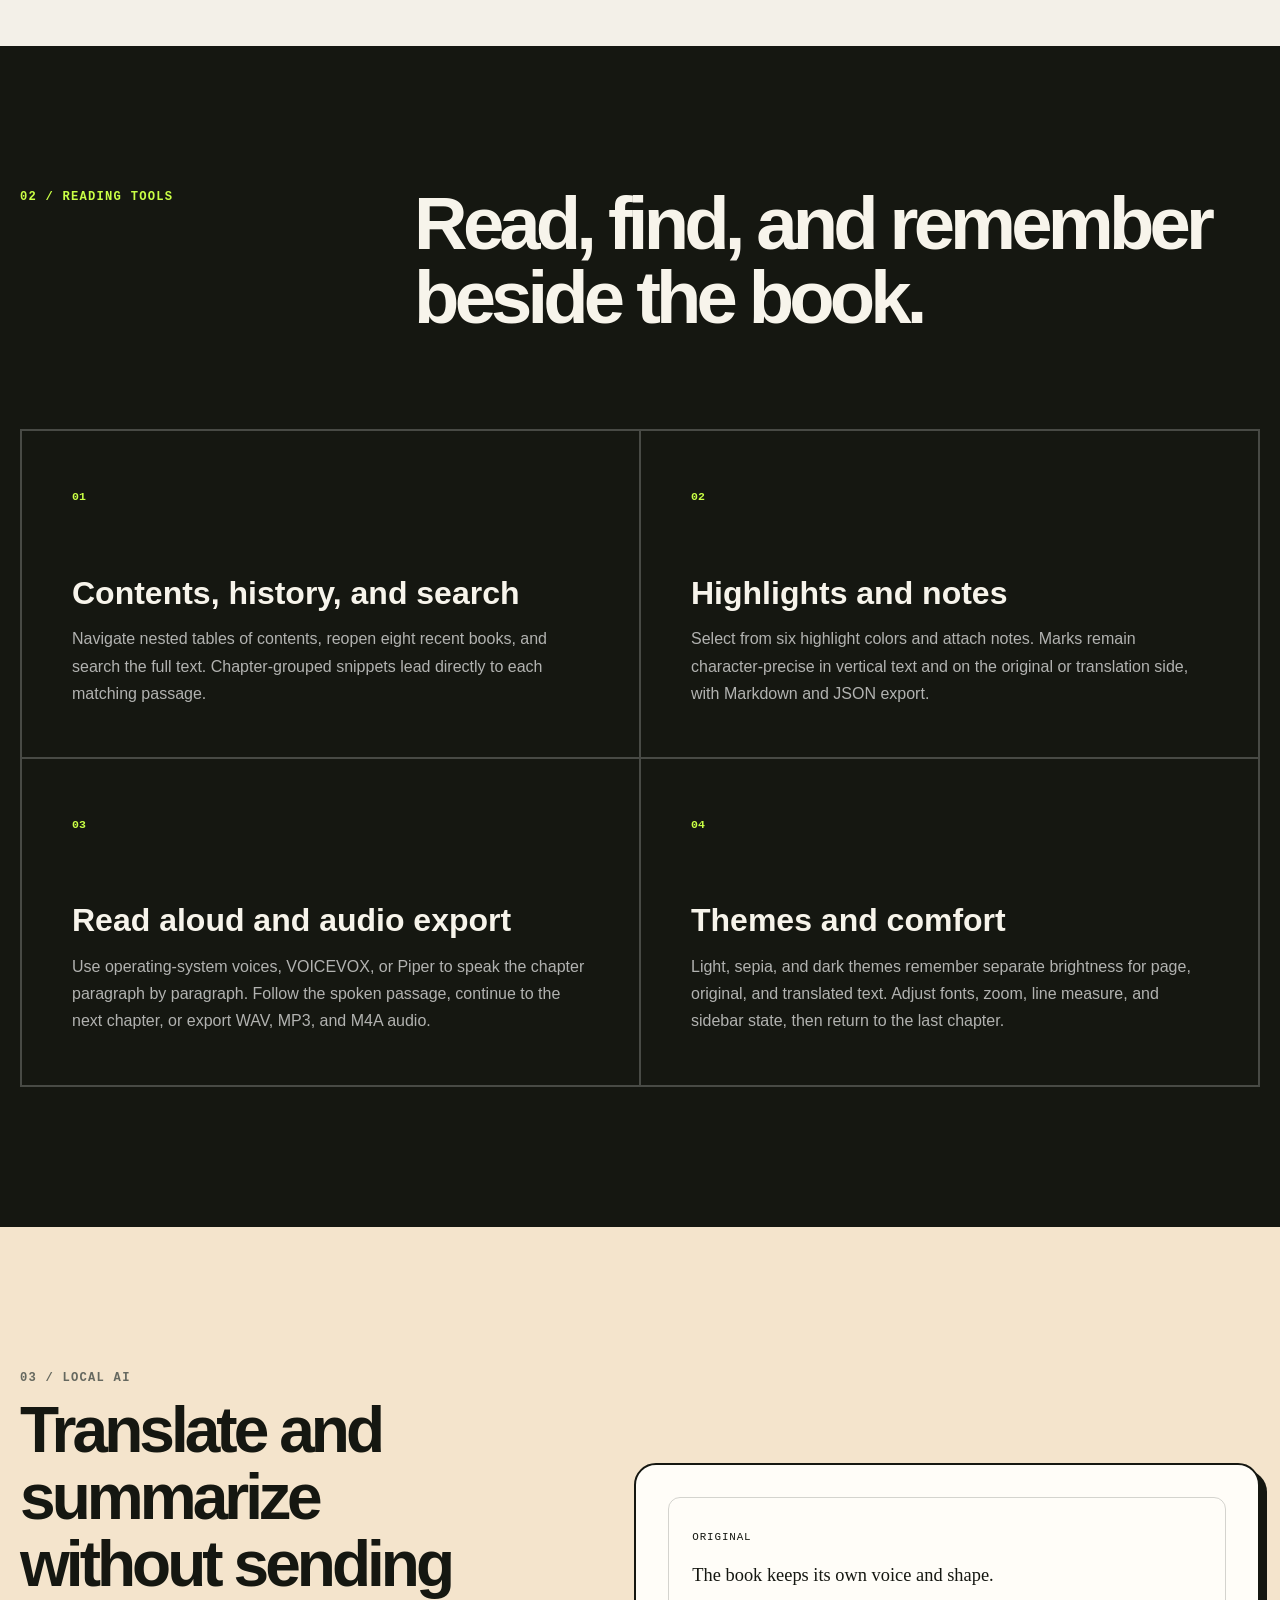
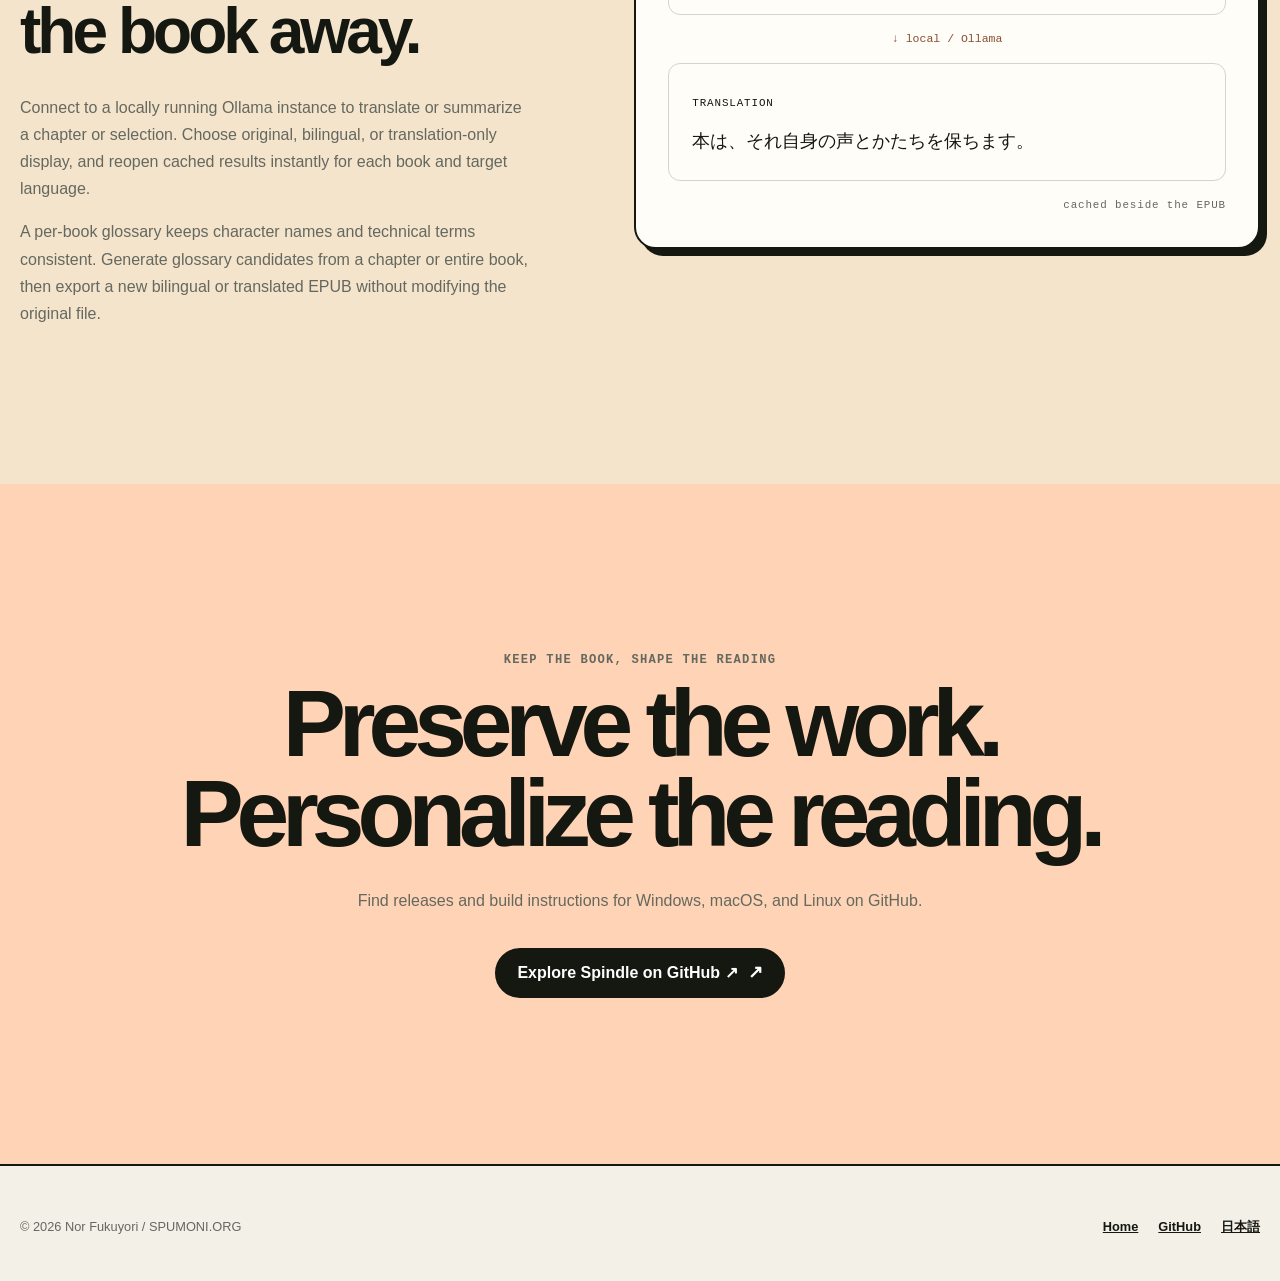
<file: en/spindle/index.html>
<!doctype html><html lang="en"><head><meta charset="utf-8"><meta name="viewport" content="width=device-width, initial-scale=1"><title>Spindle — Read EPUBs in the shape they were designed</title><meta name="description" content="A native cross-platform EPUB reader with vertical writing, fixed layouts, annotation, read-aloud, and local AI translation."><meta name="theme-color" content="#f3f0e8"><meta property="og:title" content="Spindle — Native EPUB reader"><meta property="og:description" content="Keep the book's design. Shape the reading around you."><meta property="og:type" content="website"><meta property="og:image" content="../../assets/spindle-icon.png"><link rel="alternate" hreflang="ja" href="../../spindle/"><link rel="alternate" hreflang="en" href="./"><link rel="stylesheet" href="../../styles.css"><script src="../../site.js" defer></script></head>
<body class="product-page app-detail-page spindle-page"><a class="skip-link" href="#main">Skip to content</a><header class="site-header"><div class="header-inner"><a class="brand" href="../"><span class="brand-mark" aria-hidden="true"></span><span>FUKUYORI / SOFTWARE</span></a><button class="menu-button" type="button" aria-label="Open menu" aria-expanded="false" data-menu-button><span></span><span></span><span></span></button><nav class="site-nav" data-site-nav><a href="#reading">Reading</a><a href="#features">Features</a><a href="#ai">Local AI</a><a href="https://github.com/fukuyori/Spindle" target="_blank" rel="noreferrer">GitHub ↗</a><a class="language-link" href="../../spindle/" lang="ja">日本語</a></nav></div></header>
<main id="main"><section class="app-detail-hero"><div class="app-detail-copy reveal"><p class="eyebrow">Native EPUB reader / C++ + Qt</p><h1><span>Spindle</span><br>Keep the book's shape.<br>Make the reading yours.</h1><p class="product-lead">A native EPUB reader that respects vertical and horizontal writing, fonts, images, and fixed layouts while bringing search, annotation, read-aloud, and local AI translation into one reading space.</p><div class="product-actions"><a class="button" href="https://github.com/fukuyori/Spindle/releases" target="_blank" rel="noreferrer">Get Spindle ↗</a><a class="button secondary" href="#reading">Explore features</a></div><ul class="product-tags"><li>v0.7.3</li><li>Windows</li><li>macOS</li><li>Linux</li><li>EPUB 2/3</li></ul></div><div class="app-detail-art spindle-artwork reveal"><img src="../../assets/spindle-icon.png" alt="Spindle app icon"><div class="book-spread"><div><p>風吹けば<br>花びらは<br>頁をわたり</p></div><div><h3>Chapter 03</h3><p>A native reading view preserves the book’s own typography, images, and rhythm.</p><span>12 / 28</span></div></div></div></section>
<section class="product-section" id="reading"><div class="product-shell product-intro reveal"><p class="section-kicker">01 / Read as designed</p><div><h2>Bring the EPUB's expression<br>directly to the reading view.</h2><p>Spindle uses Qt WebEngine and a custom <code>epub://</code> URL scheme to load the book's CSS, embedded fonts, and images as authored. Japanese vertical writing and horizontal layouts follow the direction and typography specified by the publication.</p><p>Fixed-layout books fit complete pages without changing their aspect ratio, with spreads, binding direction, and page placement respected. Reflowable books can wrap to the window or a chosen line measure for a more personal reading width.</p></div></div></section>
<section class="product-section product-section-dark" id="features"><div class="product-shell"><div class="product-heading reveal"><p class="section-kicker">02 / Reading tools</p><h2>Read, find, and remember<br>beside the book.</h2></div><div class="product-feature-grid"><article class="product-feature reveal"><span>01</span><h3>Contents, history, and search</h3><p>Navigate nested tables of contents, reopen eight recent books, and search the full text. Chapter-grouped snippets lead directly to each matching passage.</p></article><article class="product-feature reveal"><span>02</span><h3>Highlights and notes</h3><p>Select from six highlight colors and attach notes. Marks remain character-precise in vertical text and on the original or translation side, with Markdown and JSON export.</p></article><article class="product-feature reveal"><span>03</span><h3>Read aloud and audio export</h3><p>Use operating-system voices, VOICEVOX, or Piper to speak the chapter paragraph by paragraph. Follow the spoken passage, continue to the next chapter, or export WAV, MP3, and M4A audio.</p></article><article class="product-feature reveal"><span>04</span><h3>Themes and comfort</h3><p>Light, sepia, and dark themes remember separate brightness for page, original, and translated text. Adjust fonts, zoom, line measure, and sidebar state, then return to the last chapter.</p></article></div></div></section>
<section class="product-section spindle-ai-section" id="ai"><div class="product-shell app-process reveal"><div><p class="section-kicker">03 / Local AI</p><h2>Translate and summarize<br>without sending the book away.</h2><p>Connect to a locally running Ollama instance to translate or summarize a chapter or selection. Choose original, bilingual, or translation-only display, and reopen cached results instantly for each book and target language.</p><p>A per-book glossary keeps character names and technical terms consistent. Generate glossary candidates from a chapter or entire book, then export a new bilingual or translated EPUB without modifying the original file.</p></div><div class="translation-demo"><div><span>ORIGINAL</span><p>The book keeps its own voice and shape.</p></div><i>↓ local / Ollama</i><div><span>TRANSLATION</span><p>本は、それ自身の声とかたちを保ちます。</p></div><small>cached beside the EPUB</small></div></div></section>
<section class="product-cta spindle-cta"><div class="product-shell reveal"><p class="section-kicker">Keep the book, shape the reading</p><h2>Preserve the work.<br>Personalize the reading.</h2><p>Find releases and build instructions for Windows, macOS, and Linux on GitHub.</p><a class="button" href="https://github.com/fukuyori/Spindle" target="_blank" rel="noreferrer">Explore Spindle on GitHub ↗</a></div></section></main><footer class="site-footer"><div class="footer-inner"><p>© <span data-year></span> Nor Fukuyori / SPUMONI.ORG</p><div class="footer-links"><a href="../">Home</a><a href="https://github.com/fukuyori/Spindle" target="_blank" rel="noreferrer">GitHub</a><a href="../../spindle/" lang="ja">日本語</a></div></div></footer></body></html>
</file>
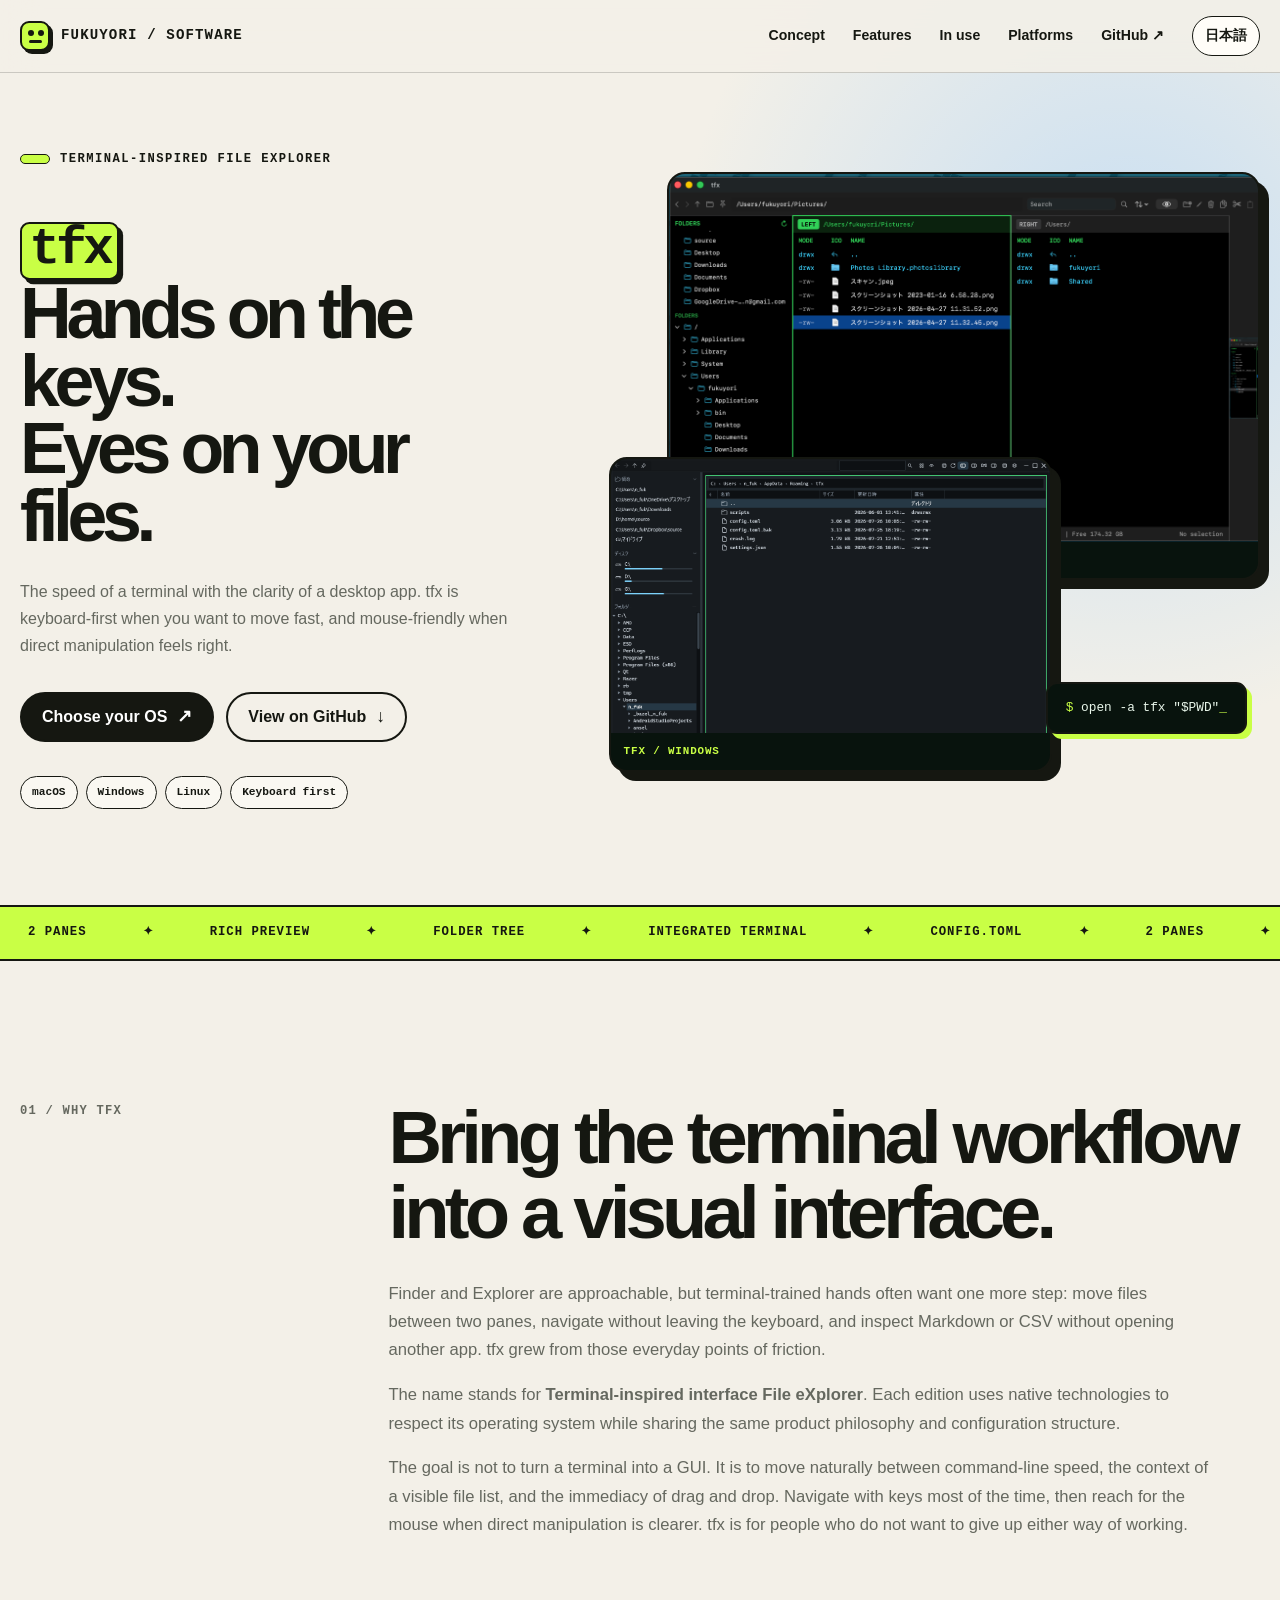
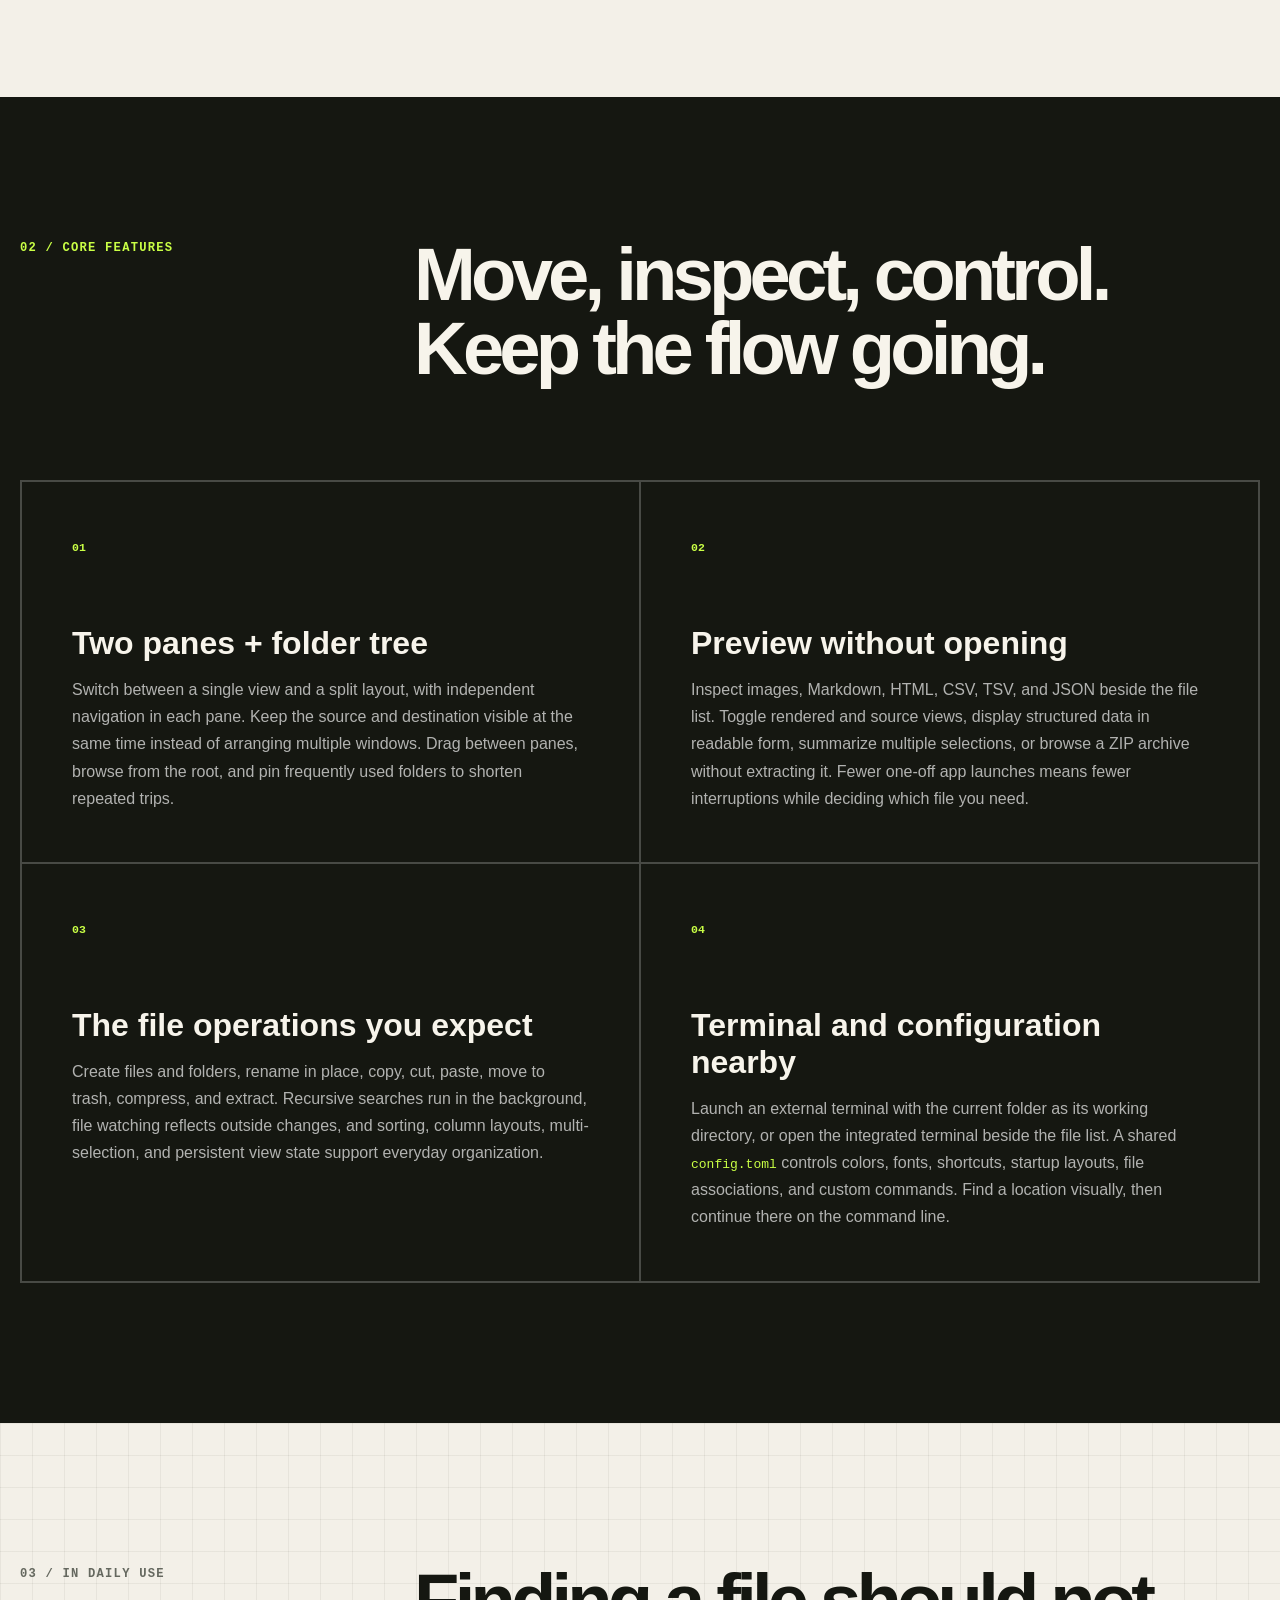
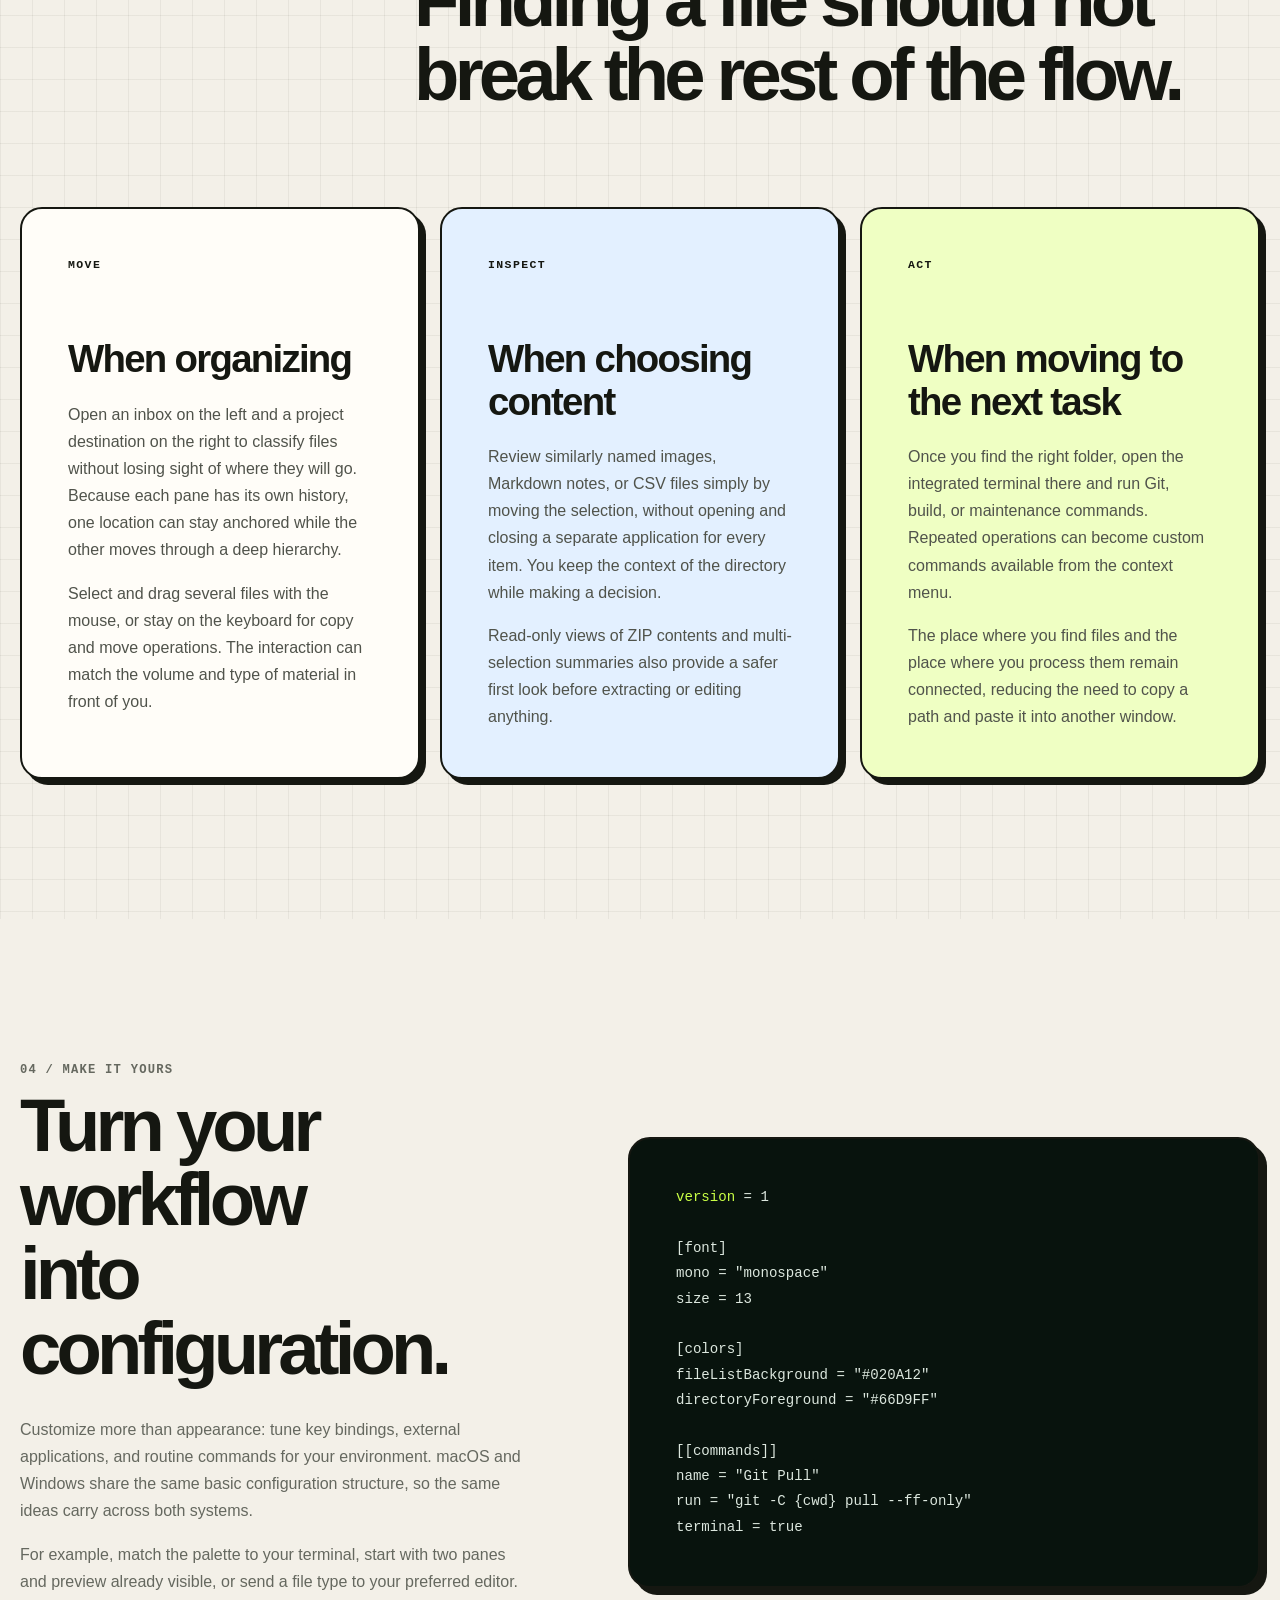
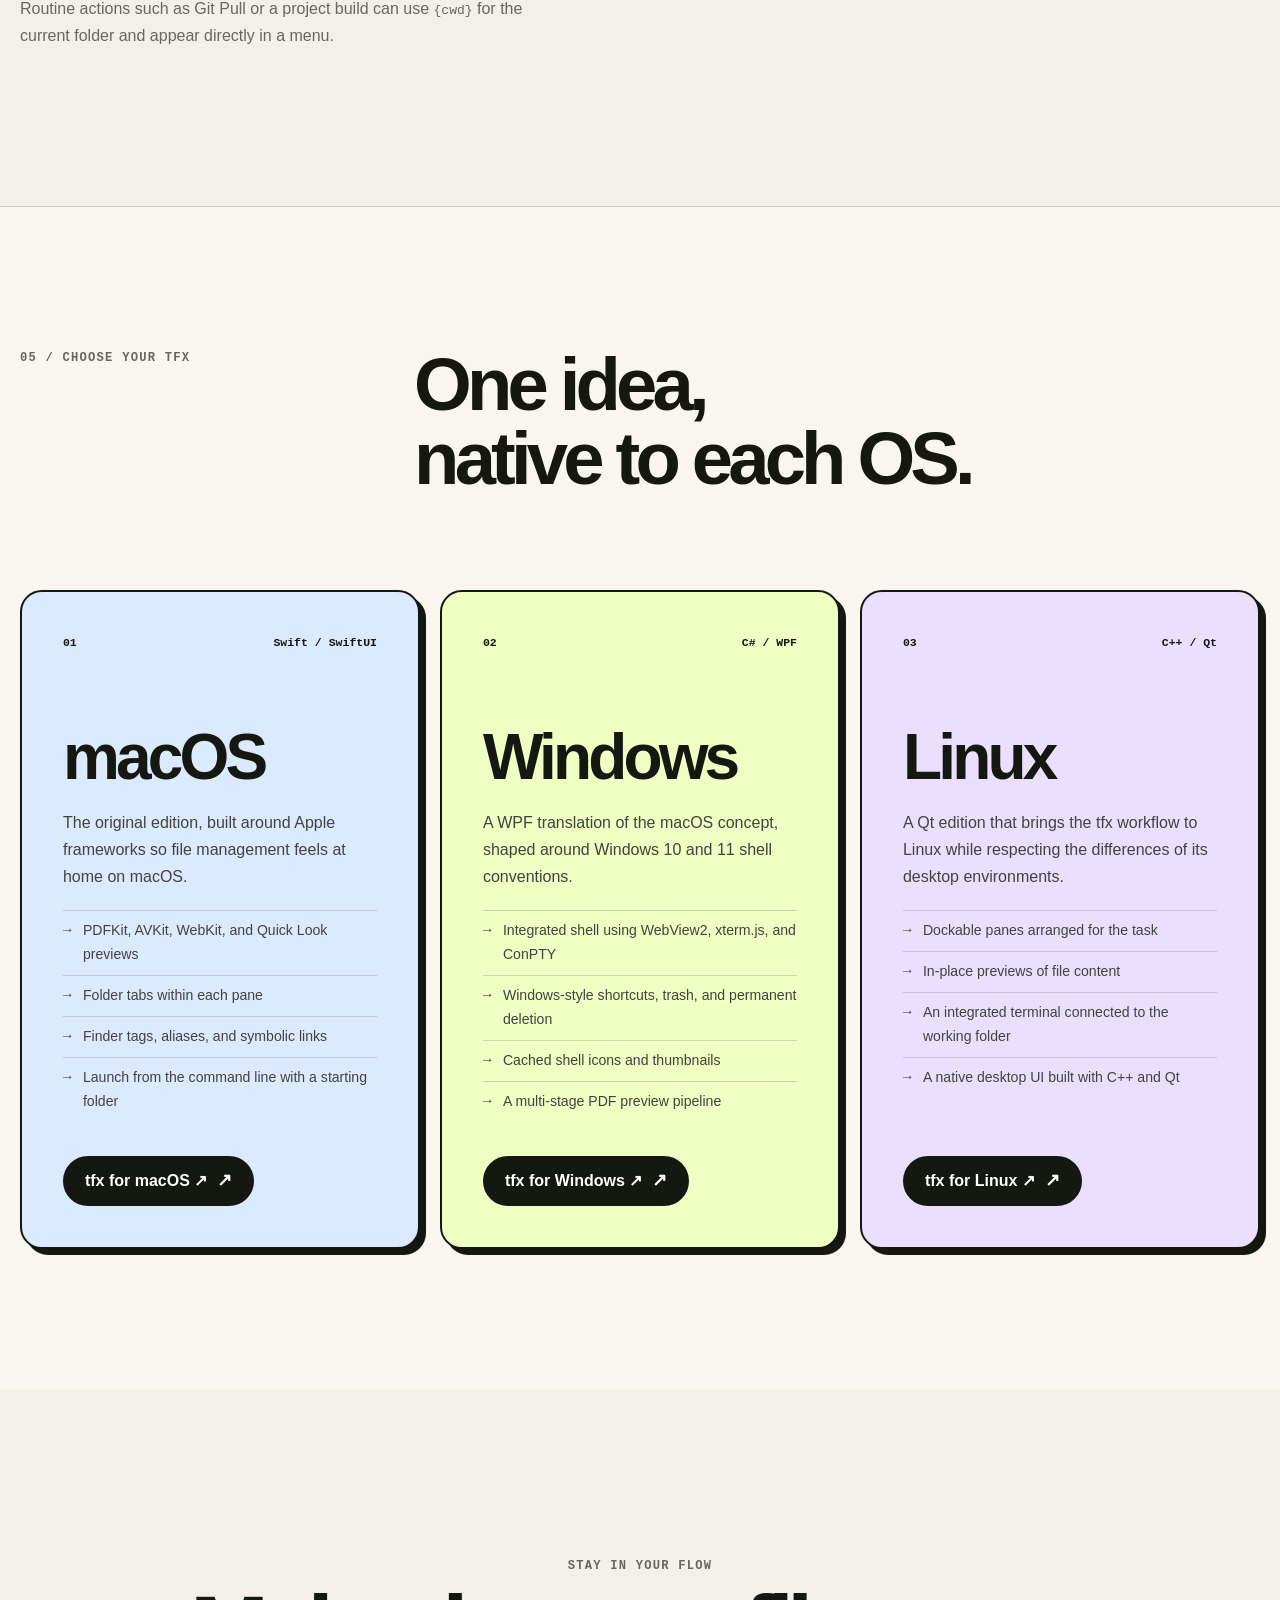
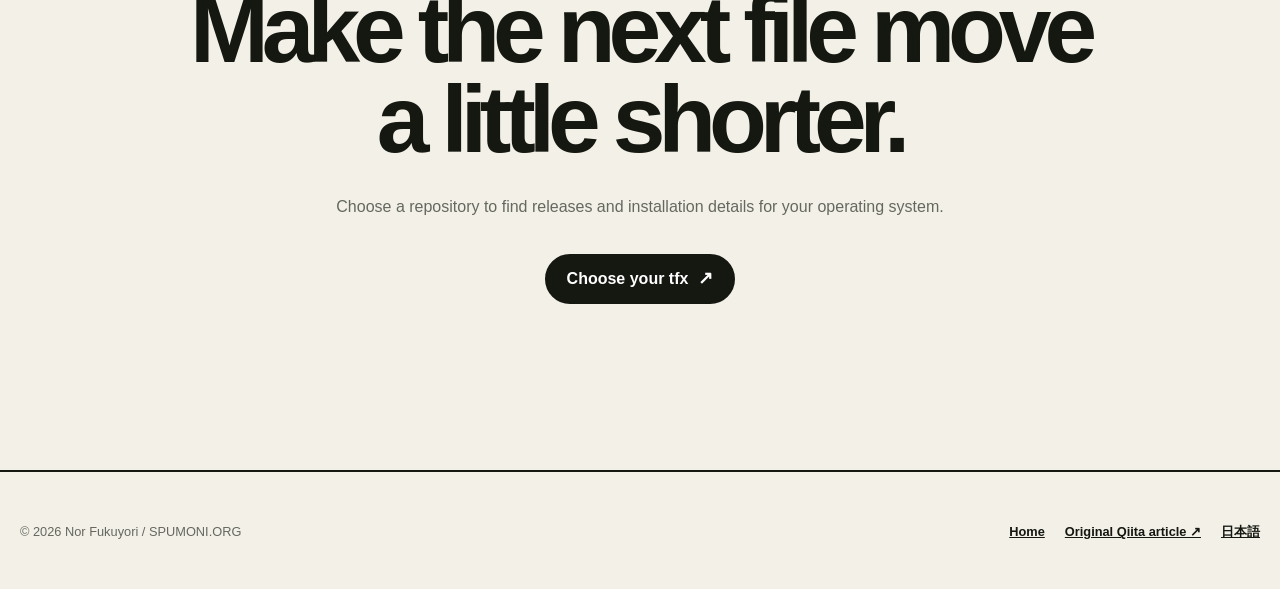
<file: en/tfx/index.html>
<!doctype html>
<html lang="en">
<head>
  <meta charset="utf-8">
  <meta name="viewport" content="width=device-width, initial-scale=1">
  <title>tfx — A file manager for terminal-minded people</title>
  <meta name="description" content="Meet tfx, a terminal-inspired file manager for macOS, Windows, and Linux that combines keyboard speed with desktop clarity.">
  <meta name="theme-color" content="#f3f0e8">
  <meta property="og:title" content="tfx — Terminal-inspired File Explorer">
  <meta property="og:description" content="Keyboard-fast, mouse-friendly file management for macOS, Windows, and Linux.">
  <meta property="og:type" content="website">
  <meta property="og:image" content="../../assets/tfx-macos.png">
  <link rel="alternate" hreflang="ja" href="../../tfx/">
  <link rel="alternate" hreflang="en" href="./">
  <link rel="stylesheet" href="../../styles.css">
  <script src="../../site.js" defer></script>
</head>
<body class="product-page tfx-page">
  <a class="skip-link" href="#main">Skip to content</a>
  <header class="site-header">
    <div class="header-inner">
      <a class="brand" href="../" aria-label="FUKUYORI SOFTWARE home"><span class="brand-mark" aria-hidden="true"></span><span>FUKUYORI / SOFTWARE</span></a>
      <button class="menu-button" type="button" aria-label="Open menu" aria-expanded="false" data-menu-button><span></span><span></span><span></span></button>
      <nav class="site-nav" aria-label="Page navigation" data-site-nav>
        <a href="#concept">Concept</a><a href="#features">Features</a><a href="#use">In use</a><a href="#platforms">Platforms</a><a href="https://github.com/fukuyori/tfx" target="_blank" rel="noreferrer">GitHub ↗</a><a class="language-link" href="../../tfx/" lang="ja">日本語</a>
      </nav>
    </div>
  </header>

  <main id="main">
    <section class="product-hero">
      <div class="product-hero-copy reveal">
        <p class="eyebrow">Terminal-inspired File Explorer</p>
        <h1><span>tfx</span><br>Hands on the keys.<br>Eyes on your files.</h1>
        <p class="product-lead">The speed of a terminal with the clarity of a desktop app. tfx is keyboard-first when you want to move fast, and mouse-friendly when direct manipulation feels right.</p>
        <div class="product-actions"><a class="button" href="#platforms">Choose your OS</a><a class="button secondary" href="https://github.com/fukuyori/tfx" target="_blank" rel="noreferrer">View on GitHub</a></div>
        <ul class="product-tags" aria-label="Supported environments"><li>macOS</li><li>Windows</li><li>Linux</li><li>Keyboard first</li></ul>
      </div>
      <div class="product-showcase reveal" aria-label="Screens from tfx">
        <figure class="product-shot product-shot-main"><img src="../../assets/tfx-macos.png" alt="Two-pane file view in tfx for macOS"><figcaption>tfx / macOS</figcaption></figure>
        <figure class="product-shot product-shot-sub"><img src="../../assets/tfx-windows.png" alt="File list in tfx for Windows"><figcaption>tfx / Windows</figcaption></figure>
        <div class="product-command" aria-hidden="true"><span>$</span> open -a tfx "$PWD"<b>_</b></div>
      </div>
    </section>

    <div class="product-marquee" aria-hidden="true"><div><span>2 panes</span><span>rich preview</span><span>folder tree</span><span>integrated terminal</span><span>config.toml</span><span>2 panes</span><span>rich preview</span><span>folder tree</span><span>integrated terminal</span><span>config.toml</span></div></div>

    <section class="product-section" id="concept"><div class="product-shell product-intro reveal"><p class="section-kicker">01 / Why tfx</p><div><h2>Bring the terminal workflow<br>into a visual interface.</h2><p>Finder and Explorer are approachable, but terminal-trained hands often want one more step: move files between two panes, navigate without leaving the keyboard, and inspect Markdown or CSV without opening another app. tfx grew from those everyday points of friction.</p><p>The name stands for <strong>Terminal-inspired interface File eXplorer</strong>. Each edition uses native technologies to respect its operating system while sharing the same product philosophy and configuration structure.</p><p>The goal is not to turn a terminal into a GUI. It is to move naturally between command-line speed, the context of a visible file list, and the immediacy of drag and drop. Navigate with keys most of the time, then reach for the mouse when direct manipulation is clearer. tfx is for people who do not want to give up either way of working.</p></div></div></section>

    <section class="product-section product-section-dark" id="features">
      <div class="product-shell">
        <div class="product-heading reveal"><p class="section-kicker">02 / Core features</p><h2>Move, inspect, control.<br>Keep the flow going.</h2></div>
        <div class="product-feature-grid">
          <article class="product-feature reveal"><span>01</span><h3>Two panes + folder tree</h3><p>Switch between a single view and a split layout, with independent navigation in each pane. Keep the source and destination visible at the same time instead of arranging multiple windows. Drag between panes, browse from the root, and pin frequently used folders to shorten repeated trips.</p></article>
          <article class="product-feature reveal"><span>02</span><h3>Preview without opening</h3><p>Inspect images, Markdown, HTML, CSV, TSV, and JSON beside the file list. Toggle rendered and source views, display structured data in readable form, summarize multiple selections, or browse a ZIP archive without extracting it. Fewer one-off app launches means fewer interruptions while deciding which file you need.</p></article>
          <article class="product-feature reveal"><span>03</span><h3>The file operations you expect</h3><p>Create files and folders, rename in place, copy, cut, paste, move to trash, compress, and extract. Recursive searches run in the background, file watching reflects outside changes, and sorting, column layouts, multi-selection, and persistent view state support everyday organization.</p></article>
          <article class="product-feature reveal"><span>04</span><h3>Terminal and configuration nearby</h3><p>Launch an external terminal with the current folder as its working directory, or open the integrated terminal beside the file list. A shared <code>config.toml</code> controls colors, fonts, shortcuts, startup layouts, file associations, and custom commands. Find a location visually, then continue there on the command line.</p></article>
        </div>
      </div>
    </section>

    <section class="product-section product-use-section" id="use"><div class="product-shell"><div class="product-heading reveal"><p class="section-kicker">03 / In daily use</p><h2>Finding a file should not<br>break the rest of the flow.</h2></div><div class="use-case-grid">
      <article class="use-case reveal"><p class="use-case-label">MOVE</p><h3>When organizing</h3><p>Open an inbox on the left and a project destination on the right to classify files without losing sight of where they will go. Because each pane has its own history, one location can stay anchored while the other moves through a deep hierarchy.</p><p>Select and drag several files with the mouse, or stay on the keyboard for copy and move operations. The interaction can match the volume and type of material in front of you.</p></article>
      <article class="use-case reveal"><p class="use-case-label">INSPECT</p><h3>When choosing content</h3><p>Review similarly named images, Markdown notes, or CSV files simply by moving the selection, without opening and closing a separate application for every item. You keep the context of the directory while making a decision.</p><p>Read-only views of ZIP contents and multi-selection summaries also provide a safer first look before extracting or editing anything.</p></article>
      <article class="use-case reveal"><p class="use-case-label">ACT</p><h3>When moving to the next task</h3><p>Once you find the right folder, open the integrated terminal there and run Git, build, or maintenance commands. Repeated operations can become custom commands available from the context menu.</p><p>The place where you find files and the place where you process them remain connected, reducing the need to copy a path and paste it into another window.</p></article>
    </div></div></section>

    <section class="product-section" id="workflow"><div class="product-shell product-config reveal"><div><p class="section-kicker">04 / Make it yours</p><h2>Turn your workflow<br>into configuration.</h2><p>Customize more than appearance: tune key bindings, external applications, and routine commands for your environment. macOS and Windows share the same basic configuration structure, so the same ideas carry across both systems.</p><p>For example, match the palette to your terminal, start with two panes and preview already visible, or send a file type to your preferred editor. Routine actions such as Git Pull or a project build can use <code>{cwd}</code> for the current folder and appear directly in a menu.</p></div><pre aria-label="Example config.toml"><code><span>version</span> = 1

[font]
mono = "monospace"
size = 13

[colors]
fileListBackground = "#020A12"
directoryForeground = "#66D9FF"

[[commands]]
name = "Git Pull"
run = "git -C {cwd} pull --ff-only"
terminal = true</code></pre></div></section>

    <section class="product-section product-platform-section" id="platforms">
      <div class="product-shell">
        <div class="product-heading reveal"><p class="section-kicker">05 / Choose your tfx</p><h2>One idea,<br>native to each OS.</h2></div>
        <div class="platform-grid">
          <article class="platform-card reveal"><div class="platform-card-top"><span>01</span><span>Swift / SwiftUI</span></div><h3>macOS</h3><p>The original edition, built around Apple frameworks so file management feels at home on macOS.</p><ul class="platform-points"><li>PDFKit, AVKit, WebKit, and Quick Look previews</li><li>Folder tabs within each pane</li><li>Finder tags, aliases, and symbolic links</li><li>Launch from the command line with a starting folder</li></ul><a class="button" href="https://github.com/fukuyori/tfx" target="_blank" rel="noreferrer">tfx for macOS ↗</a></article>
          <article class="platform-card reveal"><div class="platform-card-top"><span>02</span><span>C# / WPF</span></div><h3>Windows</h3><p>A WPF translation of the macOS concept, shaped around Windows 10 and 11 shell conventions.</p><ul class="platform-points"><li>Integrated shell using WebView2, xterm.js, and ConPTY</li><li>Windows-style shortcuts, trash, and permanent deletion</li><li>Cached shell icons and thumbnails</li><li>A multi-stage PDF preview pipeline</li></ul><a class="button" href="https://github.com/fukuyori/tfx-for-windows" target="_blank" rel="noreferrer">tfx for Windows ↗</a></article>
          <article class="platform-card reveal"><div class="platform-card-top"><span>03</span><span>C++ / Qt</span></div><h3>Linux</h3><p>A Qt edition that brings the tfx workflow to Linux while respecting the differences of its desktop environments.</p><ul class="platform-points"><li>Dockable panes arranged for the task</li><li>In-place previews of file content</li><li>An integrated terminal connected to the working folder</li><li>A native desktop UI built with C++ and Qt</li></ul><a class="button" href="https://github.com/fukuyori/tfx-for-linux" target="_blank" rel="noreferrer">tfx for Linux ↗</a></article>
        </div>
      </div>
    </section>

    <section class="product-cta"><div class="product-shell reveal"><p class="section-kicker">Stay in your flow</p><h2>Make the next file move<br>a little shorter.</h2><p>Choose a repository to find releases and installation details for your operating system.</p><a class="button" href="#platforms">Choose your tfx</a></div></section>
  </main>

  <footer class="site-footer"><div class="footer-inner"><p>© <span data-year></span> Nor Fukuyori / SPUMONI.ORG</p><div class="footer-links"><a href="../">Home</a><a href="https://qiita.com/spumoni/items/9c7277d66e9d0ba8be15" target="_blank" rel="noreferrer">Original Qiita article ↗</a><a href="../../tfx/" lang="ja">日本語</a></div></div></footer>
</body>
</html>
</file>
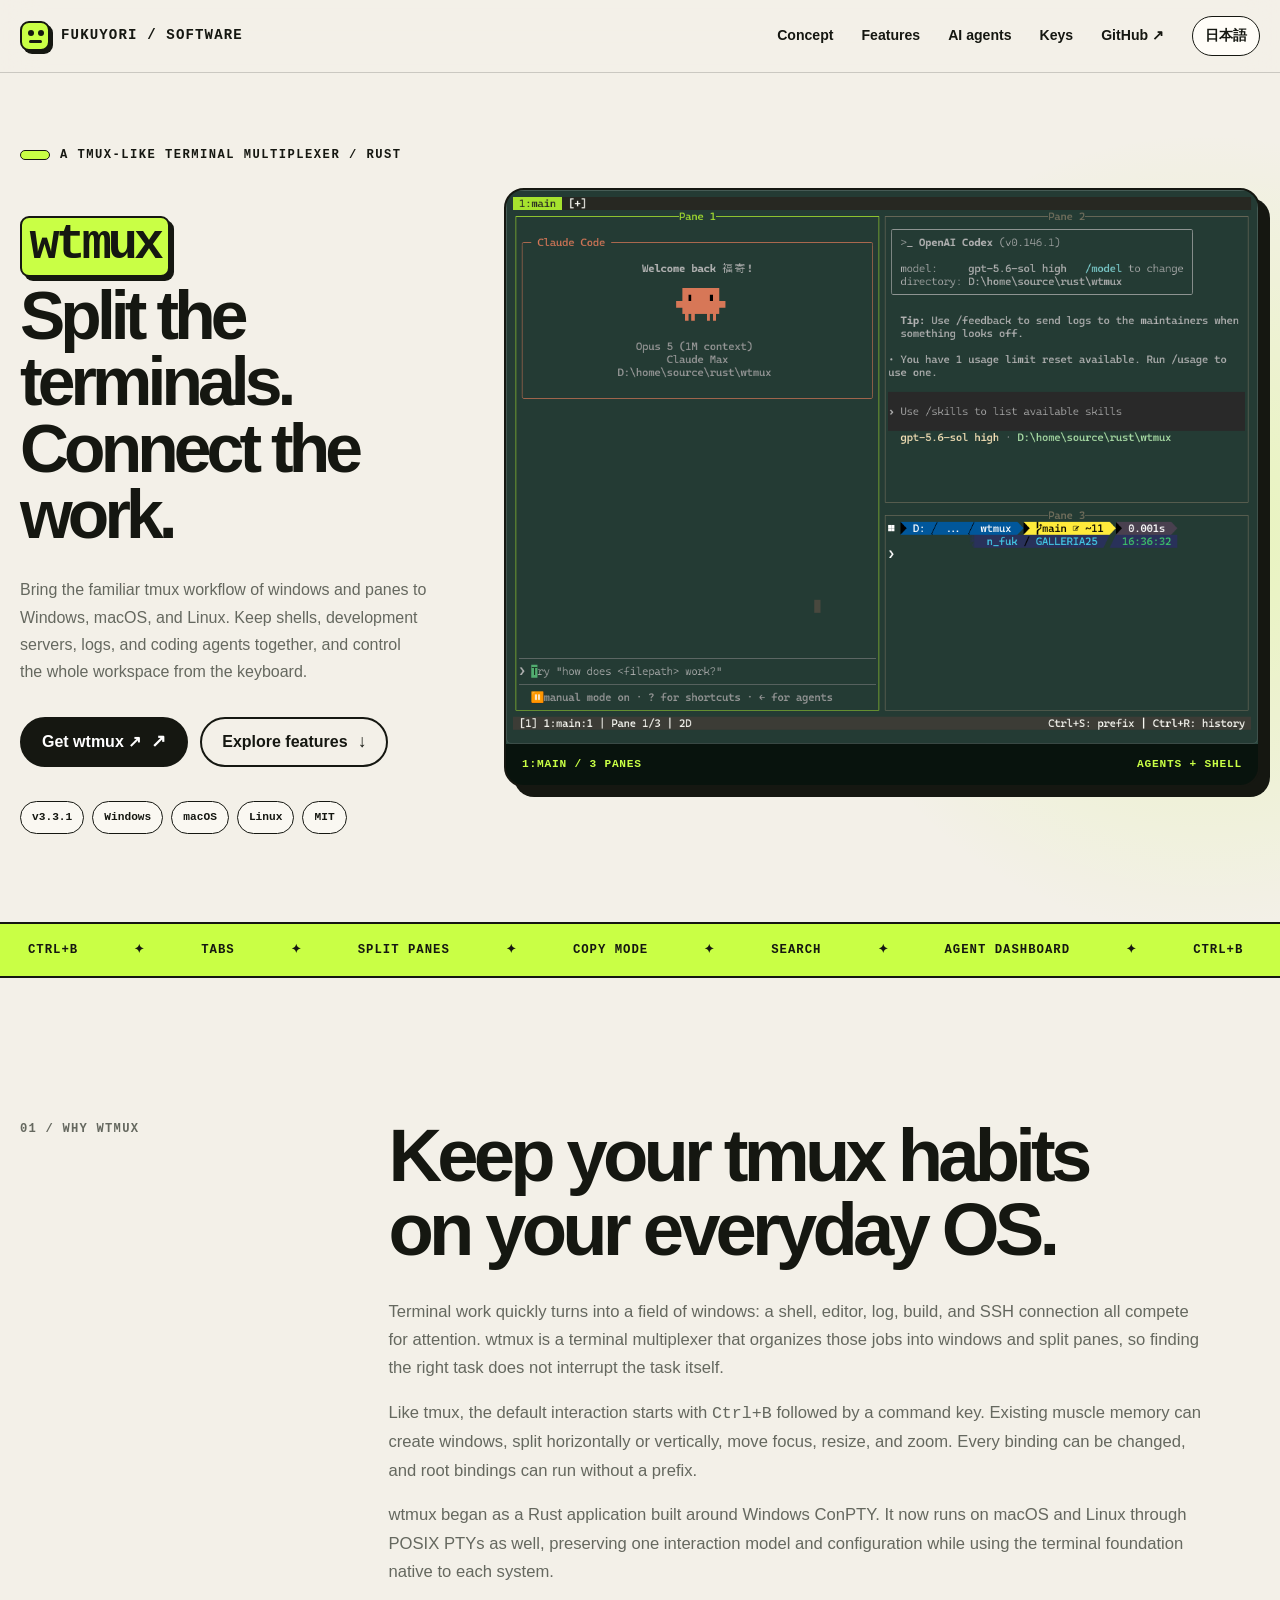
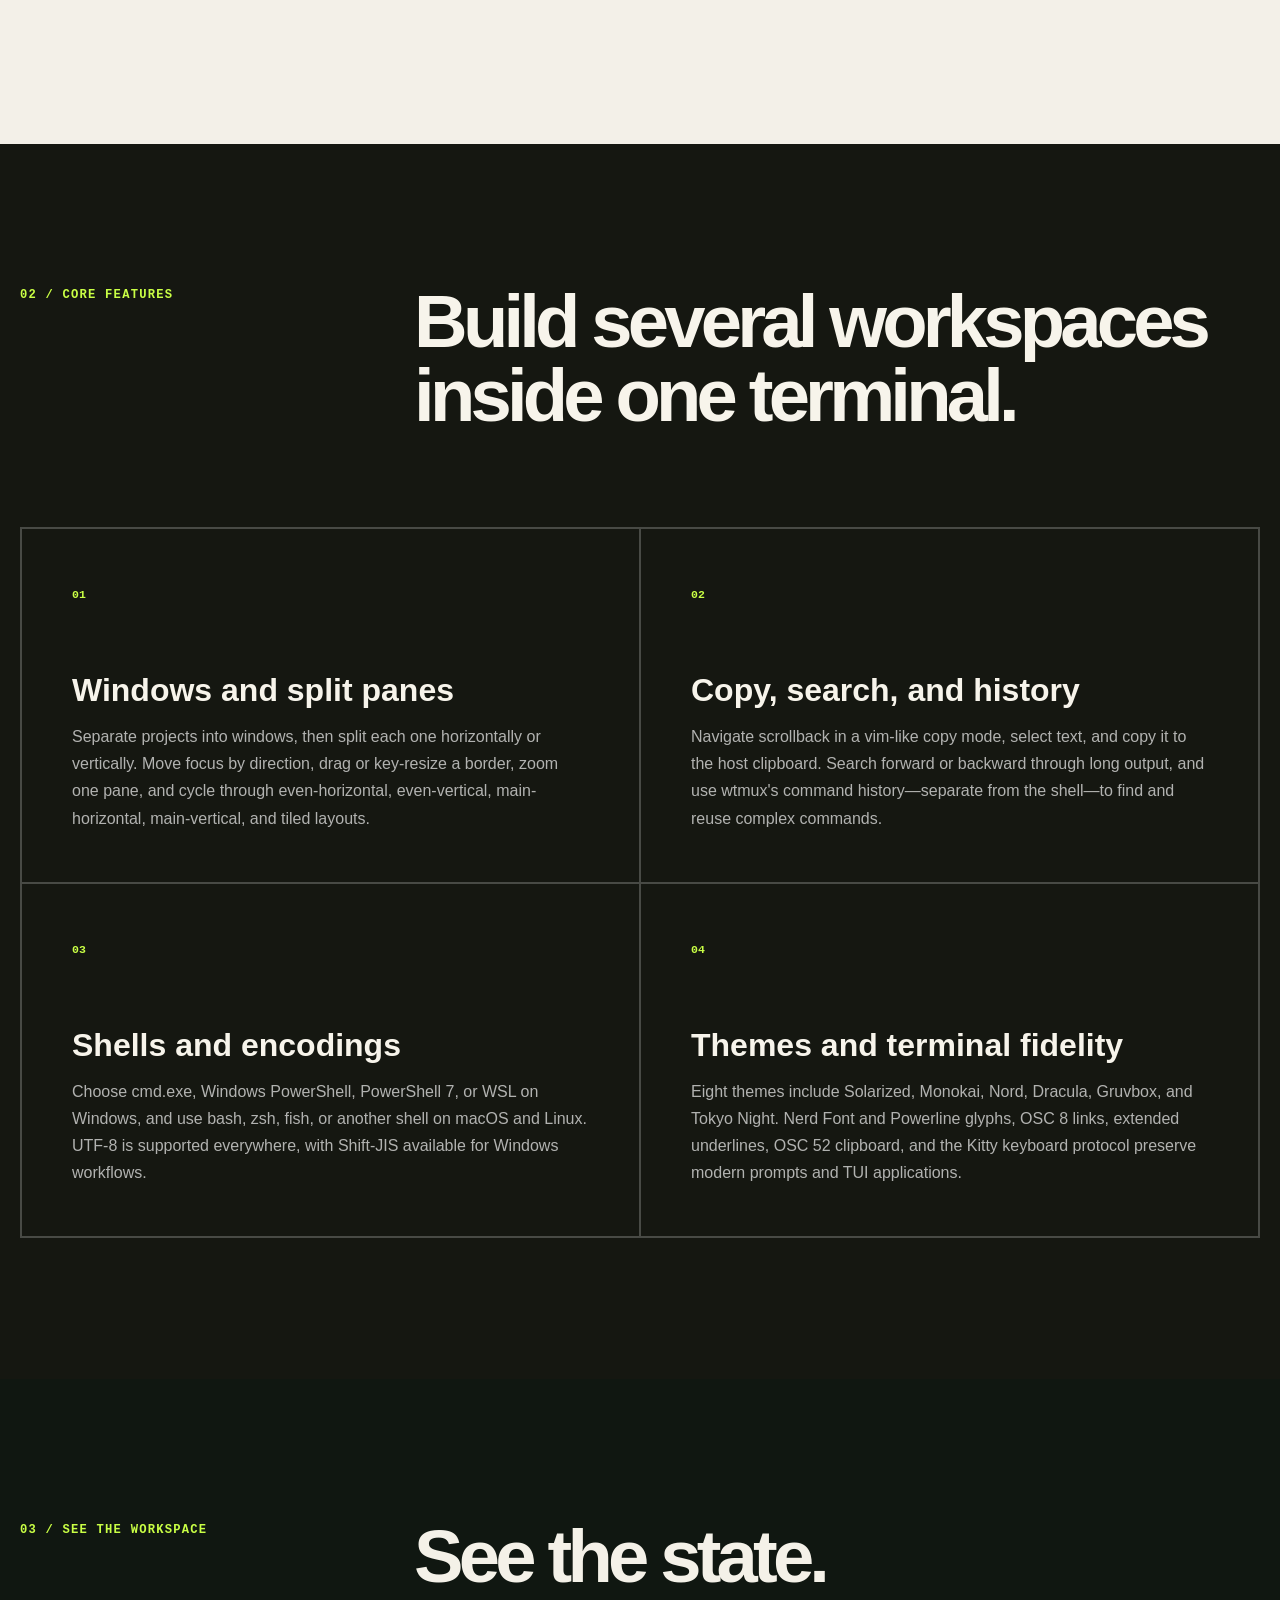
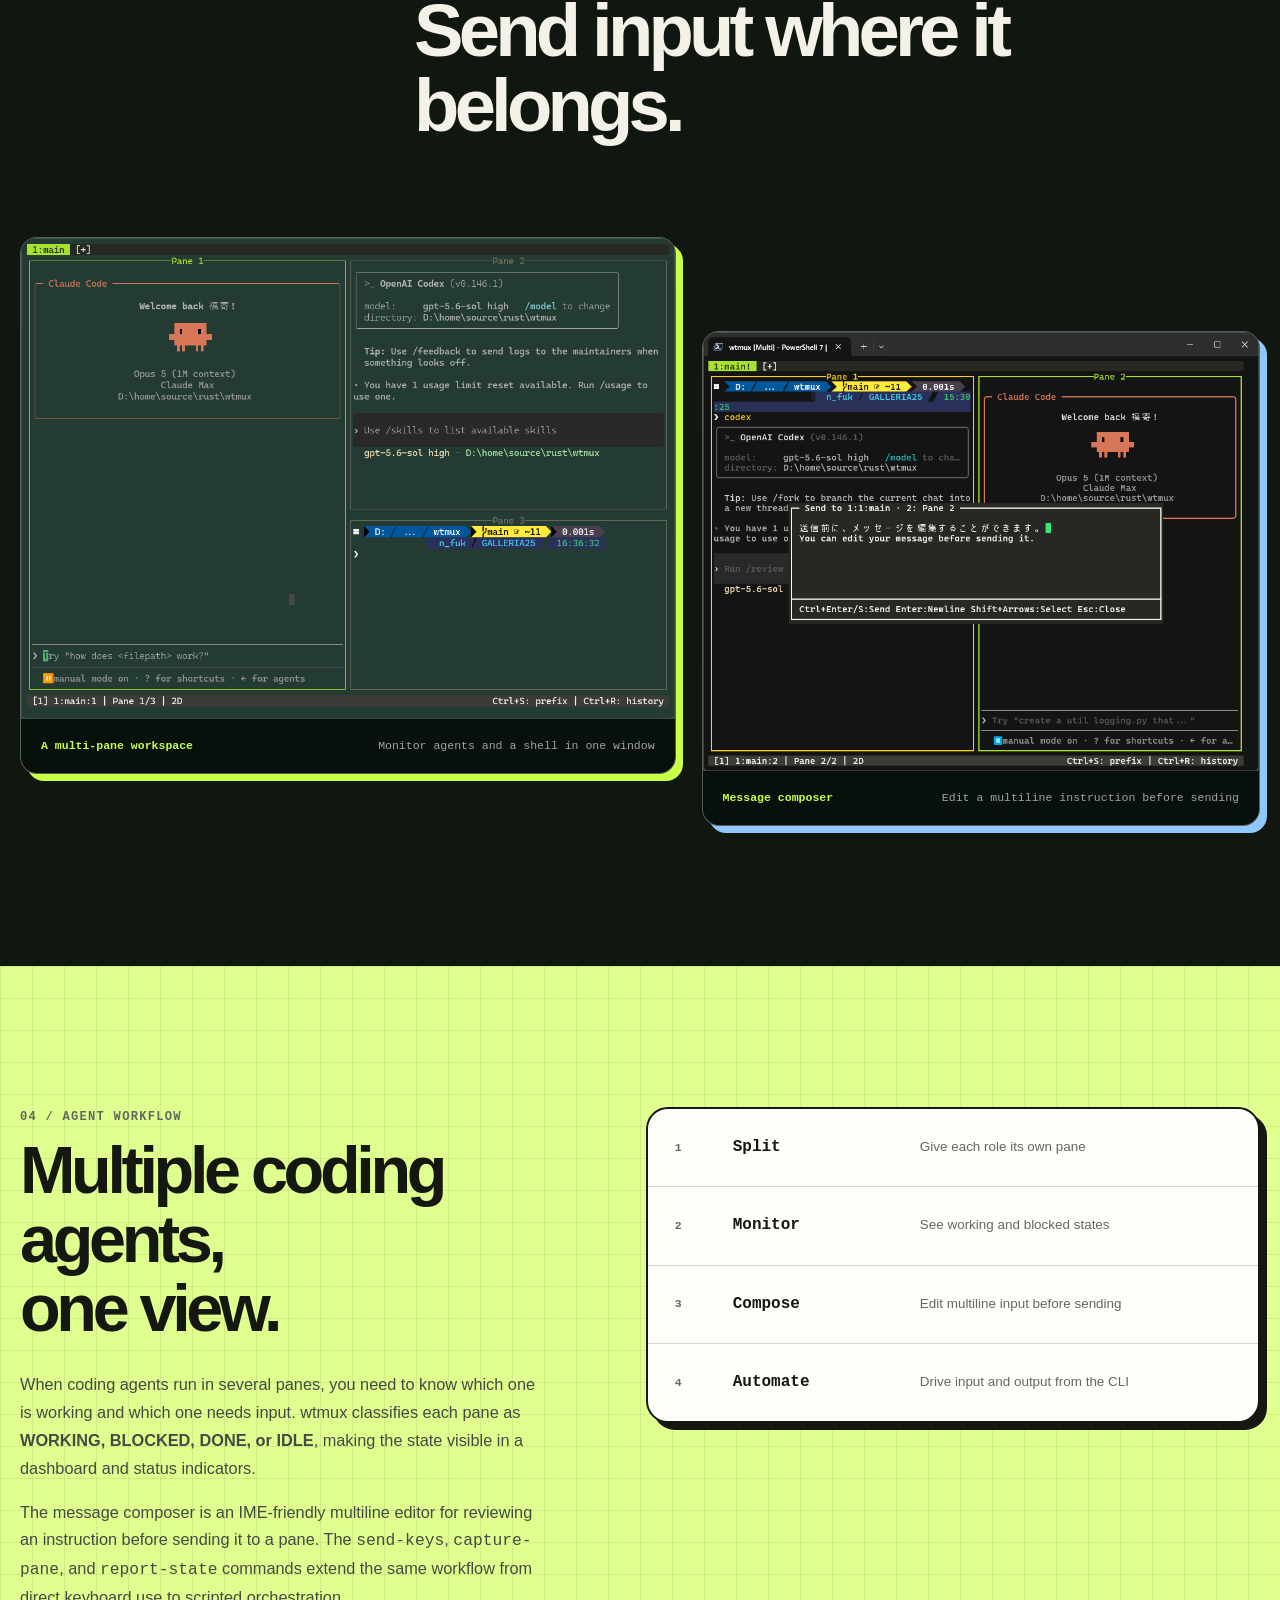
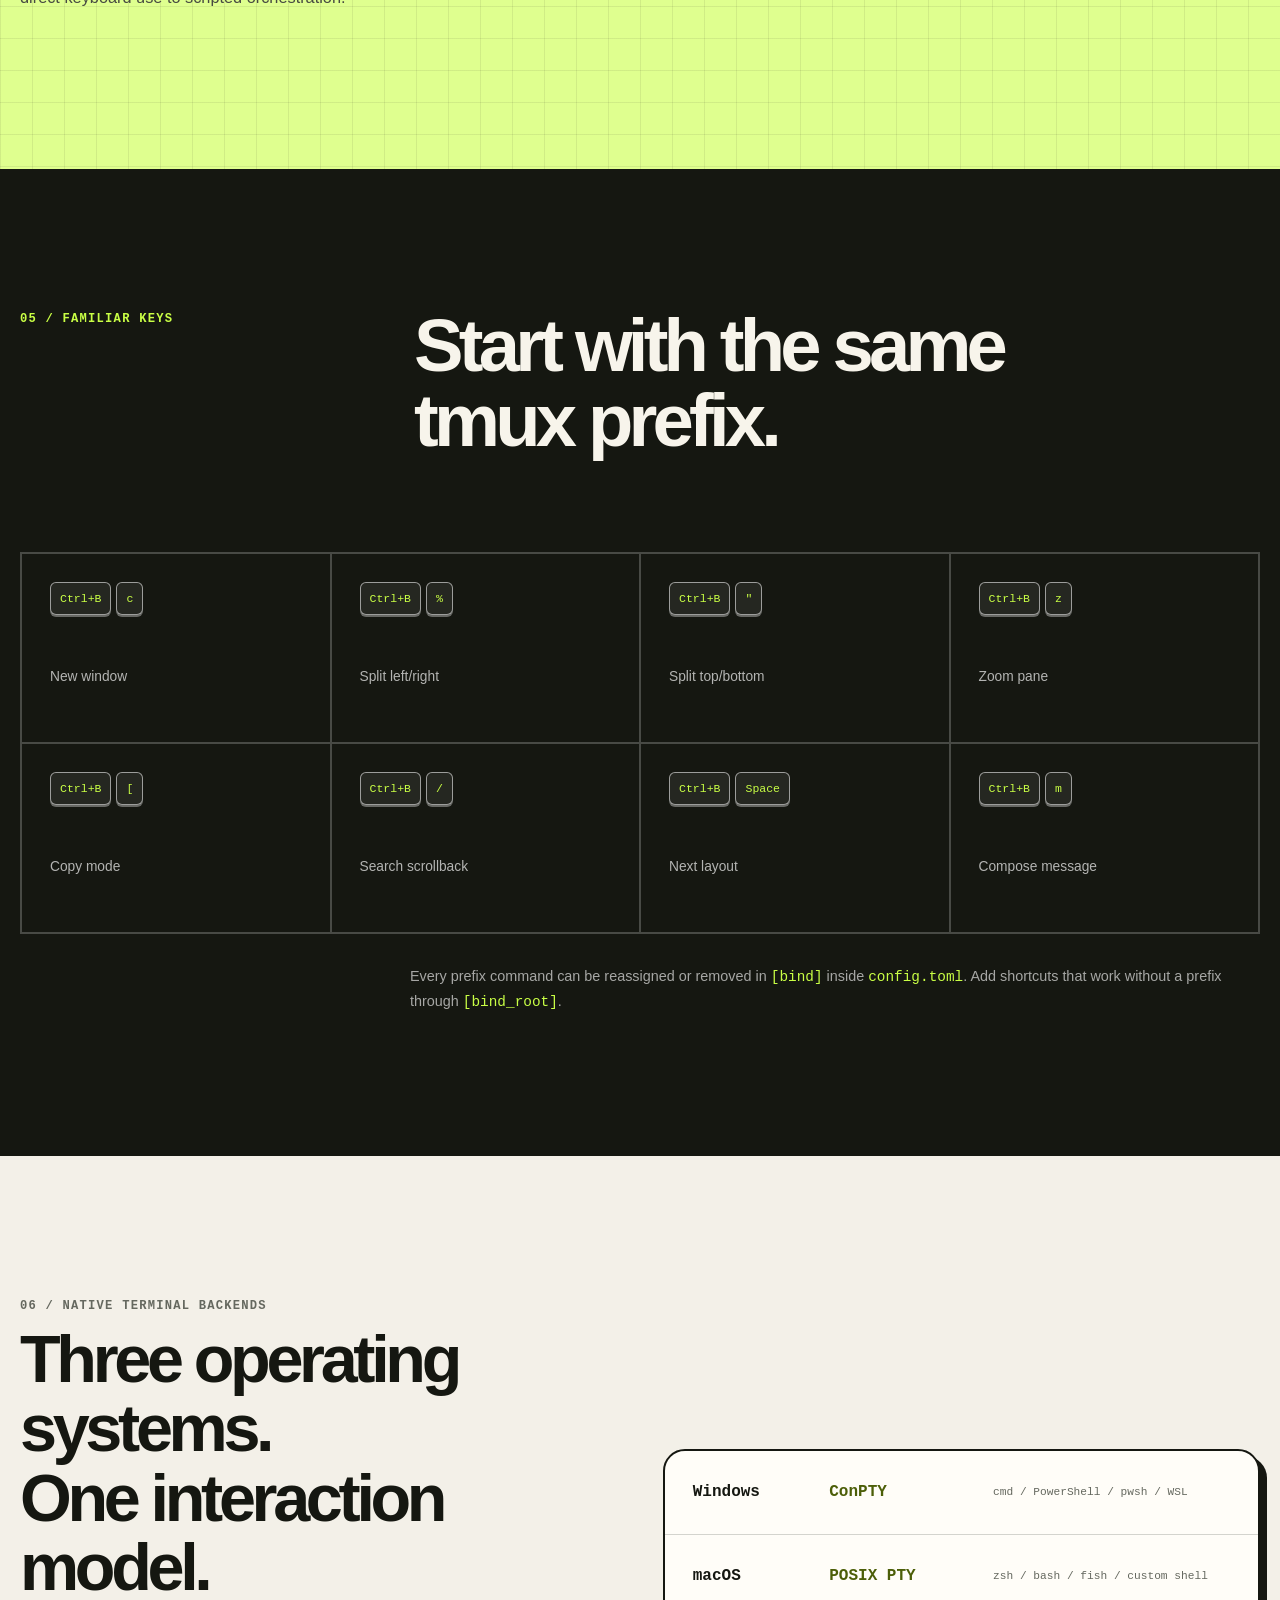
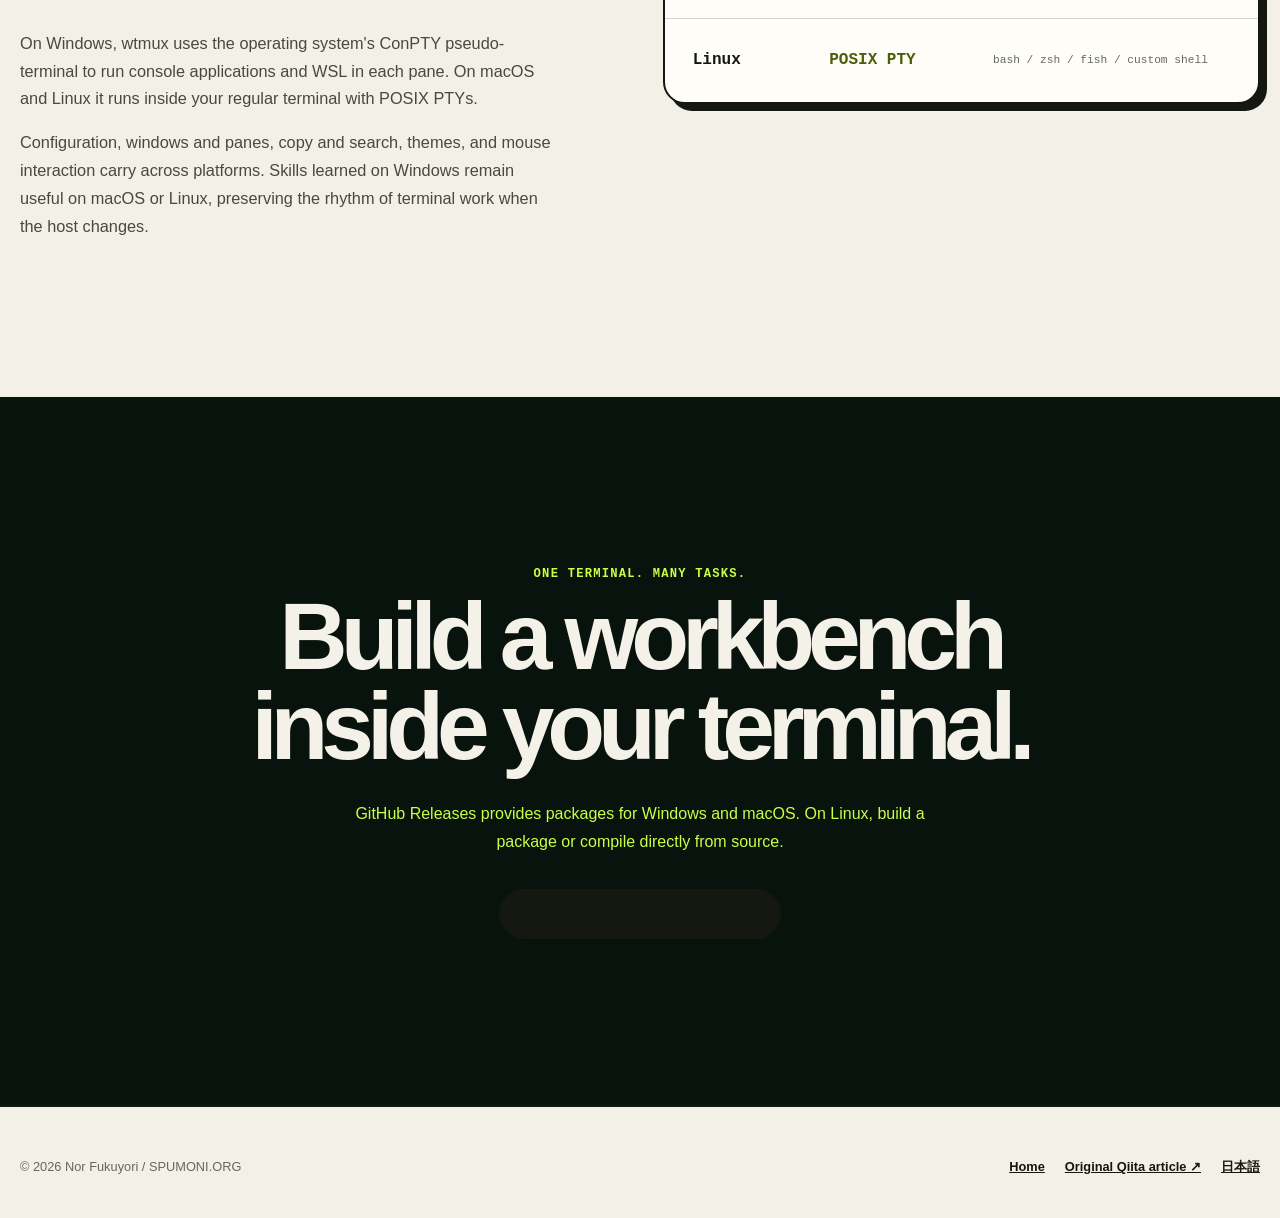
<file: en/wtmux/index.html>
<!doctype html>
<html lang="en">
<head>
  <meta charset="utf-8"><meta name="viewport" content="width=device-width, initial-scale=1">
  <title>wtmux — A tmux-like terminal multiplexer</title>
  <meta name="description" content="Meet wtmux, a Rust terminal multiplexer with panes, tabs, copy mode, search, and AI-agent monitoring on Windows, macOS, and Linux.">
  <meta name="theme-color" content="#08130d"><meta property="og:title" content="wtmux — A tmux-like terminal multiplexer"><meta property="og:description" content="The tmux workflow on Windows, macOS, and Linux."><meta property="og:type" content="website"><meta property="og:image" content="../../assets/wtmux-screenshot-panes.png">
  <link rel="alternate" hreflang="ja" href="../../wtmux/"><link rel="alternate" hreflang="en" href="./"><link rel="stylesheet" href="../../styles.css"><script src="../../site.js" defer></script>
</head>
<body class="product-page wtmux-page">
  <a class="skip-link" href="#main">Skip to content</a>
  <header class="site-header"><div class="header-inner"><a class="brand" href="../" aria-label="FUKUYORI SOFTWARE home"><span class="brand-mark" aria-hidden="true"></span><span>FUKUYORI / SOFTWARE</span></a><button class="menu-button" type="button" aria-label="Open menu" aria-expanded="false" data-menu-button><span></span><span></span><span></span></button><nav class="site-nav" aria-label="Page navigation" data-site-nav><a href="#concept">Concept</a><a href="#features">Features</a><a href="#agents">AI agents</a><a href="#keys">Keys</a><a href="https://github.com/fukuyori/wtmux" target="_blank" rel="noreferrer">GitHub ↗</a><a class="language-link" href="../../wtmux/" lang="ja">日本語</a></nav></div></header>

  <main id="main">
    <section class="wtmux-hero"><div class="wtmux-hero-copy reveal"><p class="eyebrow">A tmux-like terminal multiplexer / Rust</p><h1><span>wtmux</span><br>Split the terminals.<br>Connect the work.</h1><p class="product-lead">Bring the familiar tmux workflow of windows and panes to Windows, macOS, and Linux. Keep shells, development servers, logs, and coding agents together, and control the whole workspace from the keyboard.</p><div class="product-actions"><a class="button" href="https://github.com/fukuyori/wtmux/releases" target="_blank" rel="noreferrer">Get wtmux ↗</a><a class="button secondary" href="#features">Explore features</a></div><ul class="product-tags" aria-label="Product information"><li>v3.3.1</li><li>Windows</li><li>macOS</li><li>Linux</li><li>MIT</li></ul></div><figure class="wtmux-hero-shot reveal"><img src="../../assets/wtmux-screenshot-panes.png" alt="Claude Code, OpenAI Codex, and PowerShell arranged in three wtmux panes"><figcaption><span>1:main / 3 panes</span><span>agents + shell</span></figcaption></figure></section>

    <div class="product-marquee" aria-hidden="true"><div><span>Ctrl+B</span><span>tabs</span><span>split panes</span><span>copy mode</span><span>search</span><span>agent dashboard</span><span>Ctrl+B</span><span>tabs</span><span>split panes</span><span>copy mode</span><span>search</span><span>agent dashboard</span></div></div>

    <section class="product-section" id="concept"><div class="product-shell product-intro reveal"><p class="section-kicker">01 / Why wtmux</p><div><h2>Keep your tmux habits<br>on your everyday OS.</h2><p>Terminal work quickly turns into a field of windows: a shell, editor, log, build, and SSH connection all compete for attention. wtmux is a terminal multiplexer that organizes those jobs into windows and split panes, so finding the right task does not interrupt the task itself.</p><p>Like tmux, the default interaction starts with <code>Ctrl+B</code> followed by a command key. Existing muscle memory can create windows, split horizontally or vertically, move focus, resize, and zoom. Every binding can be changed, and root bindings can run without a prefix.</p><p>wtmux began as a Rust application built around Windows ConPTY. It now runs on macOS and Linux through POSIX PTYs as well, preserving one interaction model and configuration while using the terminal foundation native to each system.</p></div></div></section>

    <section class="product-section product-section-dark" id="features"><div class="product-shell"><div class="product-heading reveal"><p class="section-kicker">02 / Core features</p><h2>Build several workspaces<br>inside one terminal.</h2></div><div class="product-feature-grid">
      <article class="product-feature reveal"><span>01</span><h3>Windows and split panes</h3><p>Separate projects into windows, then split each one horizontally or vertically. Move focus by direction, drag or key-resize a border, zoom one pane, and cycle through even-horizontal, even-vertical, main-horizontal, main-vertical, and tiled layouts.</p></article>
      <article class="product-feature reveal"><span>02</span><h3>Copy, search, and history</h3><p>Navigate scrollback in a vim-like copy mode, select text, and copy it to the host clipboard. Search forward or backward through long output, and use wtmux's command history—separate from the shell—to find and reuse complex commands.</p></article>
      <article class="product-feature reveal"><span>03</span><h3>Shells and encodings</h3><p>Choose cmd.exe, Windows PowerShell, PowerShell 7, or WSL on Windows, and use bash, zsh, fish, or another shell on macOS and Linux. UTF-8 is supported everywhere, with Shift-JIS available for Windows workflows.</p></article>
      <article class="product-feature reveal"><span>04</span><h3>Themes and terminal fidelity</h3><p>Eight themes include Solarized, Monokai, Nord, Dracula, Gruvbox, and Tokyo Night. Nerd Font and Powerline glyphs, OSC 8 links, extended underlines, OSC 52 clipboard, and the Kitty keyboard protocol preserve modern prompts and TUI applications.</p></article>
    </div></div></section>

    <section class="product-section wtmux-screen-section"><div class="product-shell"><div class="product-heading reveal"><p class="section-kicker">03 / See the workspace</p><h2>See the state.<br>Send input where it belongs.</h2></div><div class="wtmux-screen-grid"><figure class="wtmux-screen reveal"><img src="../../assets/wtmux-screenshot-panes.png" alt="Claude Code, OpenAI Codex, and PowerShell shown together in wtmux"><figcaption><b>A multi-pane workspace</b><span>Monitor agents and a shell in one window</span></figcaption></figure><figure class="wtmux-screen reveal"><img src="../../assets/wtmux-screenshot-composer.png" alt="The multiline message composer in wtmux"><figcaption><b>Message composer</b><span>Edit a multiline instruction before sending</span></figcaption></figure></div></div></section>

    <section class="product-section wtmux-agent-section" id="agents"><div class="product-shell wtmux-agent-layout"><div class="reveal"><p class="section-kicker">04 / Agent workflow</p><h2>Multiple coding agents,<br>one view.</h2><p>When coding agents run in several panes, you need to know which one is working and which one needs input. wtmux classifies each pane as <strong>WORKING, BLOCKED, DONE, or IDLE</strong>, making the state visible in a dashboard and status indicators.</p><p>The message composer is an IME-friendly multiline editor for reviewing an instruction before sending it to a pane. The <code>send-keys</code>, <code>capture-pane</code>, and <code>report-state</code> commands extend the same workflow from direct keyboard use to scripted orchestration.</p></div><div class="agent-flow reveal" aria-label="Agent workflow"><div><span>1</span><b>Split</b><p>Give each role its own pane</p></div><div><span>2</span><b>Monitor</b><p>See working and blocked states</p></div><div><span>3</span><b>Compose</b><p>Edit multiline input before sending</p></div><div><span>4</span><b>Automate</b><p>Drive input and output from the CLI</p></div></div></div></section>

    <section class="product-section product-section-dark" id="keys"><div class="product-shell"><div class="product-heading reveal"><p class="section-kicker">05 / Familiar keys</p><h2>Start with the same<br>tmux prefix.</h2></div><div class="key-grid reveal"><div><kbd>Ctrl+B</kbd><kbd>c</kbd><p>New window</p></div><div><kbd>Ctrl+B</kbd><kbd>%</kbd><p>Split left/right</p></div><div><kbd>Ctrl+B</kbd><kbd>"</kbd><p>Split top/bottom</p></div><div><kbd>Ctrl+B</kbd><kbd>z</kbd><p>Zoom pane</p></div><div><kbd>Ctrl+B</kbd><kbd>[</kbd><p>Copy mode</p></div><div><kbd>Ctrl+B</kbd><kbd>/</kbd><p>Search scrollback</p></div><div><kbd>Ctrl+B</kbd><kbd>Space</kbd><p>Next layout</p></div><div><kbd>Ctrl+B</kbd><kbd>m</kbd><p>Compose message</p></div></div><p class="key-note reveal">Every prefix command can be reassigned or removed in <code>[bind]</code> inside <code>config.toml</code>. Add shortcuts that work without a prefix through <code>[bind_root]</code>.</p></div></section>

    <section class="product-section"><div class="product-shell wtmux-platform-layout reveal"><div><p class="section-kicker">06 / Native terminal backends</p><h2>Three operating systems.<br>One interaction model.</h2><p>On Windows, wtmux uses the operating system's ConPTY pseudo-terminal to run console applications and WSL in each pane. On macOS and Linux it runs inside your regular terminal with POSIX PTYs.</p><p>Configuration, windows and panes, copy and search, themes, and mouse interaction carry across platforms. Skills learned on Windows remain useful on macOS or Linux, preserving the rhythm of terminal work when the host changes.</p></div><div class="backend-list"><div><span>Windows</span><b>ConPTY</b><small>cmd / PowerShell / pwsh / WSL</small></div><div><span>macOS</span><b>POSIX PTY</b><small>zsh / bash / fish / custom shell</small></div><div><span>Linux</span><b>POSIX PTY</b><small>bash / zsh / fish / custom shell</small></div></div></div></section>

    <section class="product-cta wtmux-cta"><div class="product-shell reveal"><p class="section-kicker">One terminal. Many tasks.</p><h2>Build a workbench<br>inside your terminal.</h2><p>GitHub Releases provides packages for Windows and macOS. On Linux, build a package or compile directly from source.</p><a class="button" href="https://github.com/fukuyori/wtmux" target="_blank" rel="noreferrer">Explore wtmux on GitHub ↗</a></div></section>
  </main>
  <footer class="site-footer"><div class="footer-inner"><p>© <span data-year></span> Nor Fukuyori / SPUMONI.ORG</p><div class="footer-links"><a href="../">Home</a><a href="https://qiita.com/spumoni/items/7d43ed7e579d99cfda3e" target="_blank" rel="noreferrer">Original Qiita article ↗</a><a href="../../wtmux/" lang="ja">日本語</a></div></div></footer>
</body>
</html>
</file>
<file: styles.css>
:root {
  --paper: #f3f0e8;
  --paper-strong: #fffdf8;
  --ink: #151711;
  --muted: #65685f;
  --line: rgba(21, 23, 17, 0.18);
  --lime: #c9ff45;
  --blue: #91c8ff;
  --orange: #ff9c68;
  --violet: #cbb7ff;
  --terminal: #08130d;
  --radius: 22px;
  --shadow: 7px 7px 0 #151711;
  --max: 1240px;
}

* {
  box-sizing: border-box;
}

html {
  scroll-behavior: smooth;
}

body {
  margin: 0;
  color: var(--ink);
  background:
    radial-gradient(circle at 92% 6%, rgba(145, 200, 255, 0.35), transparent 25rem),
    radial-gradient(circle at 4% 29%, rgba(201, 255, 69, 0.25), transparent 22rem),
    var(--paper);
  font-family: "Yu Gothic UI", "Hiragino Sans", "Segoe UI", sans-serif;
  line-height: 1.7;
  -webkit-font-smoothing: antialiased;
}

a {
  color: inherit;
}

img {
  display: block;
  max-width: 100%;
}

button,
a {
  -webkit-tap-highlight-color: transparent;
}

.skip-link {
  position: fixed;
  z-index: 1000;
  top: 10px;
  left: 10px;
  padding: 10px 16px;
  border: 2px solid var(--ink);
  background: var(--lime);
  transform: translateY(-150%);
}

.skip-link:focus {
  transform: translateY(0);
}

.site-header {
  position: sticky;
  z-index: 100;
  top: 0;
  border-bottom: 1px solid var(--line);
  background: rgba(243, 240, 232, 0.88);
  backdrop-filter: blur(18px);
}

.header-inner,
.section-shell,
.hero,
.footer-inner {
  width: min(calc(100% - 40px), var(--max));
  margin-inline: auto;
}

.header-inner {
  min-height: 72px;
  display: flex;
  align-items: center;
  justify-content: space-between;
  gap: 24px;
}

.brand {
  display: inline-flex;
  align-items: center;
  gap: 11px;
  text-decoration: none;
  font-family: "Cascadia Code", "SFMono-Regular", Consolas, monospace;
  font-size: 0.88rem;
  font-weight: 800;
  letter-spacing: 0.08em;
}

.brand-mark {
  position: relative;
  width: 30px;
  height: 30px;
  border: 2px solid var(--ink);
  border-radius: 9px;
  background: var(--lime);
  box-shadow: 3px 3px 0 var(--ink);
}

.brand-mark::before,
.brand-mark::after {
  content: "";
  position: absolute;
  border-radius: 50%;
  background: var(--ink);
}

.brand-mark::before {
  width: 6px;
  height: 6px;
  top: 7px;
  left: 6px;
  box-shadow: 10px 0 0 var(--ink);
}

.brand-mark::after {
  width: 13px;
  height: 3px;
  left: 7px;
  bottom: 6px;
  border-radius: 4px;
}

.site-nav {
  display: flex;
  align-items: center;
  gap: 28px;
}

.site-nav a {
  text-decoration: none;
  font-size: 0.88rem;
  font-weight: 700;
}

.site-nav a:not(.language-link):hover {
  text-decoration: underline;
  text-decoration-thickness: 2px;
  text-underline-offset: 5px;
}

.language-link {
  padding: 7px 12px;
  border: 1.5px solid var(--ink);
  border-radius: 99px;
  background: var(--paper-strong);
}

.menu-button {
  display: none;
  width: 42px;
  height: 42px;
  padding: 9px;
  border: 1.5px solid var(--ink);
  border-radius: 50%;
  background: var(--paper-strong);
}

.menu-button span {
  display: block;
  height: 2px;
  margin: 5px 0;
  background: var(--ink);
}

.hero {
  min-height: calc(100vh - 72px);
  padding: 76px 0 64px;
  display: grid;
  grid-template-columns: minmax(0, 0.9fr) minmax(480px, 1.1fr);
  align-items: center;
  gap: clamp(40px, 6vw, 90px);
}

.eyebrow {
  display: inline-flex;
  align-items: center;
  gap: 10px;
  margin: 0 0 20px;
  font-family: "Cascadia Code", "SFMono-Regular", Consolas, monospace;
  font-size: 0.76rem;
  font-weight: 800;
  letter-spacing: 0.12em;
  text-transform: uppercase;
}

.eyebrow::before {
  content: "";
  width: 28px;
  height: 8px;
  border: 1.5px solid var(--ink);
  border-radius: 99px;
  background: var(--lime);
}

.hero h1 {
  max-width: 760px;
  margin: 0;
  font-size: clamp(3.2rem, 7vw, 7rem);
  line-height: 0.98;
  letter-spacing: -0.065em;
}

html[lang="ja"] .hero h1 {
  font-size: clamp(2.5rem, 4vw, 3.5rem);
  white-space: nowrap;
}

.hero h1 .accent {
  display: inline-block;
  position: relative;
  z-index: 0;
}

.hero h1 .accent::after {
  content: "";
  position: absolute;
  z-index: -1;
  right: -0.08em;
  bottom: 0.05em;
  left: -0.03em;
  height: 0.28em;
  background: var(--lime);
  transform: rotate(-1.2deg);
}

.hero-copy {
  max-width: 630px;
  margin: 30px 0 0;
  color: #41443d;
  font-size: clamp(1rem, 1.7vw, 1.22rem);
}

.hero-actions {
  display: flex;
  flex-wrap: wrap;
  gap: 14px;
  margin-top: 34px;
}

.button {
  display: inline-flex;
  min-height: 50px;
  padding: 12px 20px;
  align-items: center;
  justify-content: center;
  gap: 10px;
  border: 2px solid var(--ink);
  border-radius: 999px;
  background: var(--ink);
  color: white;
  font-weight: 800;
  line-height: 1;
  text-decoration: none;
  transition: transform 160ms ease, box-shadow 160ms ease, background 160ms ease;
}

.button::after {
  content: "↗";
  font-size: 1.1em;
}

.button:hover {
  transform: translate(-2px, -2px);
  box-shadow: 4px 4px 0 var(--lime);
}

.button.secondary {
  background: transparent;
  color: var(--ink);
}

.button.secondary::after {
  content: "↓";
}

.hero-stats {
  display: flex;
  flex-wrap: wrap;
  gap: 24px 34px;
  margin: 42px 0 0;
  padding: 0;
  list-style: none;
}

.hero-stats strong {
  display: block;
  font-family: "Cascadia Code", "SFMono-Regular", Consolas, monospace;
  font-size: 1.25rem;
}

.hero-stats span {
  color: var(--muted);
  font-size: 0.74rem;
  font-weight: 700;
  letter-spacing: 0.05em;
  text-transform: uppercase;
}

.hero-visual {
  position: relative;
  min-height: 620px;
}

.visual-card {
  position: absolute;
  overflow: hidden;
  border: 2px solid var(--ink);
  border-radius: var(--radius);
  background: var(--paper-strong);
  box-shadow: var(--shadow);
}

.visual-card.primary {
  width: 82%;
  top: 7%;
  right: 1%;
  transform: rotate(2.5deg);
}

.visual-card.secondary {
  z-index: 2;
  width: 68%;
  left: 0;
  bottom: 4%;
  transform: rotate(-3deg);
}

.visual-card img {
  width: 100%;
  aspect-ratio: 16 / 10;
  object-fit: cover;
  object-position: top left;
}

.visual-label {
  display: flex;
  align-items: center;
  justify-content: space-between;
  gap: 16px;
  padding: 12px 16px;
  border-top: 2px solid var(--ink);
  font-family: "Cascadia Code", "SFMono-Regular", Consolas, monospace;
  font-size: 0.73rem;
  font-weight: 800;
}

.visual-label span:last-child {
  color: var(--muted);
}

.terminal-chip {
  position: absolute;
  z-index: 4;
  top: 0;
  left: 3%;
  width: 220px;
  padding: 16px;
  border: 2px solid var(--ink);
  border-radius: 18px;
  background: var(--terminal);
  color: #eaffdd;
  box-shadow: 5px 5px 0 var(--lime);
  transform: rotate(-4deg);
  font-family: "Cascadia Code", "SFMono-Regular", Consolas, monospace;
  font-size: 0.78rem;
}

.terminal-chip header {
  display: flex;
  align-items: center;
  gap: 10px;
  margin-bottom: 12px;
  color: var(--lime);
  font-weight: 800;
}

.terminal-chip img {
  width: 28px;
  height: 28px;
  border-radius: 7px;
}

.terminal-chip p {
  margin: 5px 0;
  color: #9ed2ad;
}

.terminal-chip b {
  color: white;
}

.ticker {
  overflow: hidden;
  border-top: 2px solid var(--ink);
  border-bottom: 2px solid var(--ink);
  background: var(--lime);
}

.ticker-track {
  display: flex;
  width: max-content;
  padding: 11px 0;
  animation: ticker 30s linear infinite;
  font-family: "Cascadia Code", "SFMono-Regular", Consolas, monospace;
  font-size: 0.78rem;
  font-weight: 800;
  letter-spacing: 0.06em;
  text-transform: uppercase;
}

.ticker-track span {
  white-space: nowrap;
}

.ticker-track span::after {
  content: "✦";
  margin: 0 24px;
}

@keyframes ticker {
  to { transform: translateX(-50%); }
}

.section {
  padding: 110px 0;
}

.section-heading {
  display: grid;
  grid-template-columns: 0.75fr 1.25fr;
  gap: 40px;
  align-items: end;
  margin-bottom: 48px;
}

.section-kicker {
  margin: 0 0 8px;
  color: var(--muted);
  font-family: "Cascadia Code", "SFMono-Regular", Consolas, monospace;
  font-size: 0.76rem;
  font-weight: 800;
  letter-spacing: 0.1em;
  text-transform: uppercase;
}

.section-heading h2 {
  margin: 0;
  font-size: clamp(2.2rem, 5vw, 4.8rem);
  line-height: 1.03;
  letter-spacing: -0.055em;
}

.section-heading .heading-copy {
  max-width: 620px;
  margin: 0 0 7px auto;
  color: var(--muted);
  font-size: 1.02rem;
}

.featured-grid {
  display: grid;
  grid-template-columns: repeat(12, 1fr);
  gap: 24px;
}

.feature-card {
  position: relative;
  overflow: hidden;
  min-height: 480px;
  border: 2px solid var(--ink);
  border-radius: var(--radius);
  background: var(--paper-strong);
}

.feature-card.tfx {
  grid-column: span 7;
}

.feature-card.rakukan {
  grid-column: span 5;
  background: var(--violet);
}

.feature-card.wtmux {
  grid-column: span 5;
  min-height: 390px;
  background: var(--terminal);
  color: white;
}

.feature-card.spindle {
  grid-column: span 7;
  min-height: 390px;
  background: var(--blue);
}

.feature-card.snapnote {
  grid-column: span 12;
  min-height: 360px;
  background: #dbe7ff;
}

.feature-media {
  height: 56%;
  overflow: hidden;
  border-bottom: 2px solid var(--ink);
  background: #191b1a;
}

.feature-media img {
  width: 100%;
  height: 100%;
  object-fit: cover;
  object-position: top left;
  transition: transform 500ms ease;
}

.feature-card:hover .feature-media img {
  transform: scale(1.025);
}

.feature-content {
  padding: 26px 28px 30px;
}

.card-topline {
  display: flex;
  align-items: center;
  justify-content: space-between;
  gap: 14px;
  margin-bottom: 12px;
}

.pill {
  display: inline-flex;
  padding: 5px 10px;
  border: 1.5px solid currentColor;
  border-radius: 99px;
  font-family: "Cascadia Code", "SFMono-Regular", Consolas, monospace;
  font-size: 0.67rem;
  font-weight: 800;
  letter-spacing: 0.04em;
  text-transform: uppercase;
}

.feature-content h3 {
  margin: 0;
  font-size: clamp(1.8rem, 3vw, 2.8rem);
  line-height: 1;
  letter-spacing: -0.04em;
}

.feature-content p {
  margin: 16px 0 0;
  color: currentColor;
  opacity: 0.76;
}

.text-link {
  display: inline-flex;
  gap: 8px;
  margin-top: 20px;
  font-weight: 800;
  text-decoration: none;
}

.text-link:hover {
  text-decoration: underline;
  text-underline-offset: 5px;
}

.feature-card.rakukan .feature-content,
.feature-card.wtmux .feature-content,
.feature-card.spindle .feature-content,
.feature-card.snapnote .feature-content {
  height: 100%;
  display: flex;
  flex-direction: column;
  justify-content: flex-end;
}

.feature-card.rakukan::before {
  content: "あ";
  position: absolute;
  top: -52px;
  right: 14px;
  color: rgba(21, 23, 17, 0.1);
  font-family: serif;
  font-size: 15rem;
  font-weight: 900;
  line-height: 1;
}

.feature-card.wtmux::before {
  content: "$ wtmux  split-pane\A> session ready_";
  position: absolute;
  top: 32px;
  left: 30px;
  white-space: pre;
  color: var(--lime);
  font-family: "Cascadia Code", "SFMono-Regular", Consolas, monospace;
  font-size: clamp(0.9rem, 1.8vw, 1.25rem);
  line-height: 1.8;
}

.spindle-art {
  position: absolute;
  top: 35px;
  right: 42px;
  width: 175px;
  height: 175px;
  padding: 20px;
  border: 2px solid var(--ink);
  border-radius: 36% 64% 53% 47% / 43% 43% 57% 57%;
  background: var(--paper-strong);
  transform: rotate(7deg);
}

.snapnote-art {
  position: absolute;
  top: 22px;
  right: 52px;
  width: 205px;
  height: 205px;
  transform: rotate(4deg);
}

.feature-card.snapnote .feature-content {
  max-width: 760px;
}

.catalog-toolbar {
  display: flex;
  justify-content: space-between;
  align-items: flex-end;
  gap: 24px;
  margin-bottom: 32px;
}

.filter-list {
  display: flex;
  flex-wrap: wrap;
  gap: 9px;
}

.filter-button {
  padding: 9px 14px;
  border: 1.5px solid var(--ink);
  border-radius: 999px;
  background: transparent;
  color: var(--ink);
  cursor: pointer;
  font: inherit;
  font-size: 0.8rem;
  font-weight: 800;
}

.filter-button:hover,
.filter-button[aria-pressed="true"] {
  background: var(--ink);
  color: white;
}

.catalog-count {
  margin: 0;
  color: var(--muted);
  font-family: "Cascadia Code", "SFMono-Regular", Consolas, monospace;
  font-size: 0.76rem;
}

.app-grid {
  display: grid;
  grid-template-columns: repeat(3, minmax(0, 1fr));
  gap: 18px;
}

.forks {
  background: #f1ebff;
}

.fork-card {
  background: rgba(255, 253, 248, 0.66);
}

.app-origin {
  align-self: flex-start;
  margin-top: 18px;
  padding: 5px 9px;
  border: 1px solid var(--ink);
  border-radius: 999px;
  color: var(--muted);
  font-family: "Cascadia Code", "SFMono-Regular", Consolas, monospace;
  font-size: 0.64rem;
  font-weight: 800;
}

.extensions {
  background: #e7f0ff;
}

.extension-grid {
  grid-template-columns: repeat(2, minmax(0, 1fr));
}

.app-card {
  display: flex;
  min-height: 270px;
  padding: 24px;
  flex-direction: column;
  border: 1.5px solid var(--ink);
  border-radius: 18px;
  background: rgba(255, 253, 248, 0.78);
  text-decoration: none;
  transition: transform 170ms ease, box-shadow 170ms ease, background 170ms ease;
}

.app-card:hover {
  background: var(--paper-strong);
  box-shadow: 5px 5px 0 var(--ink);
  transform: translate(-3px, -3px);
}

.app-card[hidden] {
  display: none;
}

.app-card-header {
  display: flex;
  align-items: flex-start;
  justify-content: space-between;
  gap: 14px;
}

.app-release {
  display: flex;
  align-items: center;
  justify-content: flex-end;
  flex-wrap: wrap;
  gap: 6px 10px;
}

.app-symbol {
  display: grid;
  width: 48px;
  height: 48px;
  place-items: center;
  border: 1.5px solid var(--ink);
  border-radius: 13px;
  background: var(--card-accent, var(--lime));
  font-family: "Cascadia Code", "SFMono-Regular", Consolas, monospace;
  font-size: 1rem;
  font-weight: 900;
  box-shadow: 3px 3px 0 var(--ink);
}

.app-version {
  color: var(--muted);
  font-family: "Cascadia Code", "SFMono-Regular", Consolas, monospace;
  font-size: 0.7rem;
}

.app-updated {
  color: var(--muted);
  font-family: "Cascadia Code", "SFMono-Regular", Consolas, monospace;
  font-size: 0.66rem;
  white-space: nowrap;
}

.app-version.pre-release {
  padding: 4px 8px;
  border: 1px solid #b43f22;
  border-radius: 999px;
  background: #fff0e7;
  color: #8c2d17;
  font-weight: 800;
}

.app-card h3 {
  margin: 30px 0 8px;
  font-size: 1.35rem;
  line-height: 1.1;
  letter-spacing: -0.025em;
}

.app-card p {
  margin: 0 0 24px;
  color: var(--muted);
  font-size: 0.9rem;
}

.app-meta {
  display: flex;
  flex-wrap: wrap;
  gap: 7px;
  margin-top: auto;
}

.app-meta span {
  padding: 4px 8px;
  border: 1px solid var(--line);
  border-radius: 999px;
  color: #4c5048;
  font-size: 0.67rem;
  font-weight: 700;
}

.app-github-stats {
  display: flex;
  gap: 14px;
  margin-top: 14px;
  padding-top: 12px;
  border-top: 1px solid var(--line);
  color: var(--muted);
  font-family: "Cascadia Code", "SFMono-Regular", Consolas, monospace;
  font-size: 0.72rem;
  font-weight: 800;
}

.app-github-stats > span {
  display: inline-flex;
  align-items: center;
  gap: 4px;
}

.principles {
  background: var(--ink);
  color: white;
}

.principle-grid {
  display: grid;
  grid-template-columns: repeat(3, 1fr);
  gap: 1px;
  border: 1px solid rgba(255, 255, 255, 0.2);
  background: rgba(255, 255, 255, 0.2);
}

.principle {
  min-height: 300px;
  padding: 36px;
  background: var(--ink);
}

.principle-number {
  color: var(--lime);
  font-family: "Cascadia Code", "SFMono-Regular", Consolas, monospace;
  font-size: 0.74rem;
  font-weight: 800;
}

.principle h3 {
  margin: 80px 0 12px;
  font-size: 1.6rem;
}

.principle p {
  margin: 0;
  color: rgba(255, 255, 255, 0.65);
  font-size: 0.92rem;
}

.closing {
  padding: 90px 0;
  text-align: center;
}

.closing h2 {
  max-width: 870px;
  margin: 0 auto;
  font-size: clamp(2.5rem, 6vw, 6rem);
  line-height: 1;
  letter-spacing: -0.06em;
}

.closing p {
  max-width: 610px;
  margin: 24px auto 32px;
  color: var(--muted);
}

.site-footer {
  border-top: 2px solid var(--ink);
}

.footer-inner {
  min-height: 120px;
  display: flex;
  align-items: center;
  justify-content: space-between;
  gap: 24px;
}

.footer-inner p {
  margin: 0;
  color: var(--muted);
  font-size: 0.8rem;
}

.footer-links {
  display: flex;
  gap: 20px;
}

.footer-links a {
  font-size: 0.8rem;
  font-weight: 700;
}

.reveal {
  opacity: 0;
  transform: translateY(22px);
  transition: opacity 600ms ease, transform 600ms ease;
}

.reveal.is-visible {
  opacity: 1;
  transform: none;
}

/* Product pages */
.product-page {
  background:
    radial-gradient(circle at 88% 4%, rgba(145, 200, 255, 0.45), transparent 28rem),
    radial-gradient(circle at 3% 32%, rgba(201, 255, 69, 0.24), transparent 24rem),
    var(--paper);
}

.product-shell,
.product-hero {
  width: min(calc(100% - 40px), var(--max));
  margin-inline: auto;
}

.product-hero {
  min-height: calc(100vh - 72px);
  display: grid;
  grid-template-columns: minmax(0, 0.88fr) minmax(520px, 1.12fr);
  gap: clamp(42px, 6vw, 96px);
  padding: 72px 0 96px;
  align-items: center;
}

.product-hero-copy h1 {
  margin: 16px 0 28px;
  font-size: clamp(3rem, 5.6vw, 6.6rem);
  line-height: 0.94;
  letter-spacing: -0.075em;
}

html[lang="ja"] .product-hero-copy h1 {
  font-size: clamp(2.7rem, 5vw, 5.7rem);
  line-height: 1.04;
}

.product-hero-copy h1 > span {
  position: relative;
  display: inline-block;
  padding: 0.02em 0.14em 0.09em;
  border: 2px solid var(--ink);
  border-radius: 0.18em;
  background: var(--lime);
  box-shadow: 0.08em 0.08em 0 var(--ink);
  font-family: "Cascadia Code", "SFMono-Regular", Consolas, monospace;
  font-size: 0.72em;
  letter-spacing: -0.08em;
}

.product-lead {
  max-width: 650px;
  margin: 0;
  color: var(--muted);
  font-size: clamp(1rem, 1.25vw, 1.18rem);
}

.product-actions {
  display: flex;
  gap: 12px;
  margin-top: 32px;
  flex-wrap: wrap;
}

.product-tags {
  display: flex;
  gap: 8px;
  margin: 34px 0 0;
  padding: 0;
  list-style: none;
  flex-wrap: wrap;
}

.product-tags li {
  padding: 6px 11px;
  border: 1px solid var(--ink);
  border-radius: 99px;
  background: rgba(255, 253, 248, 0.62);
  font-family: "Cascadia Code", "SFMono-Regular", Consolas, monospace;
  font-size: 0.7rem;
  font-weight: 800;
}

.product-showcase {
  position: relative;
  min-height: 610px;
}

.product-shot {
  position: absolute;
  overflow: hidden;
  margin: 0;
  border: 2px solid var(--ink);
  border-radius: 18px;
  background: var(--terminal);
  box-shadow: 9px 9px 0 var(--ink);
}

.product-shot img {
  width: 100%;
  aspect-ratio: 16 / 10;
  object-fit: cover;
  object-position: top left;
}

.product-shot figcaption {
  display: flex;
  padding: 9px 13px;
  color: var(--lime);
  font-family: "Cascadia Code", "SFMono-Regular", Consolas, monospace;
  font-size: 0.68rem;
  font-weight: 800;
  letter-spacing: 0.08em;
  text-transform: uppercase;
}

.product-shot-main {
  z-index: 1;
  top: 0;
  right: 0;
  width: 91%;
}

.product-shot-sub {
  z-index: 2;
  bottom: 10px;
  left: 0;
  width: 68%;
}

.product-command {
  position: absolute;
  z-index: 3;
  right: 2%;
  bottom: 48px;
  padding: 13px 18px;
  border: 2px solid var(--ink);
  border-radius: 11px;
  color: #e9f7eb;
  background: var(--terminal);
  box-shadow: 5px 5px 0 var(--lime);
  font-family: "Cascadia Code", "SFMono-Regular", Consolas, monospace;
  font-size: clamp(0.68rem, 1vw, 0.84rem);
}

.product-command span,
.product-command b {
  color: var(--lime);
}

.product-marquee {
  overflow: hidden;
  border-block: 2px solid var(--ink);
  background: var(--lime);
}

.product-marquee > div {
  width: max-content;
  display: flex;
  animation: ticker 26s linear infinite;
}

.product-marquee span {
  display: inline-flex;
  align-items: center;
  min-height: 52px;
  padding: 0 28px;
  font-family: "Cascadia Code", "SFMono-Regular", Consolas, monospace;
  font-size: 0.77rem;
  font-weight: 900;
  letter-spacing: 0.08em;
  text-transform: uppercase;
}

.product-marquee span::after {
  content: "✦";
  margin-left: 56px;
}

.product-section {
  padding: clamp(90px, 11vw, 150px) 0;
}

.product-intro {
  display: grid;
  grid-template-columns: minmax(170px, 0.32fr) minmax(0, 1fr);
  gap: clamp(34px, 7vw, 120px);
}

.product-intro h2,
.product-heading h2,
.product-config h2 {
  margin: 0 0 30px;
  font-size: clamp(2.5rem, 5.8vw, 6.2rem);
  line-height: 1;
  letter-spacing: -0.065em;
}

html[lang="ja"] .product-intro h2,
html[lang="ja"] .product-heading h2,
html[lang="ja"] .product-config h2 {
  font-size: clamp(2.25rem, 5.2vw, 5.5rem);
  line-height: 1.1;
}

.product-intro > div p {
  max-width: 820px;
  color: var(--muted);
  font-size: clamp(1rem, 1.3vw, 1.16rem);
}

.product-section-dark {
  color: #f7f4eb;
  background: var(--ink);
}

.product-section-dark .section-kicker {
  color: var(--lime);
}

.product-heading {
  display: grid;
  grid-template-columns: 0.36fr 1fr;
  gap: clamp(34px, 7vw, 120px);
  margin-bottom: 64px;
}

.product-feature-grid {
  display: grid;
  grid-template-columns: repeat(2, minmax(0, 1fr));
  border: 1px solid rgba(255, 255, 255, 0.22);
}

.product-feature {
  min-height: 320px;
  padding: clamp(28px, 4vw, 50px);
  border: 1px solid rgba(255, 255, 255, 0.22);
}

.product-feature > span,
.platform-card-top {
  color: var(--lime);
  font-family: "Cascadia Code", "SFMono-Regular", Consolas, monospace;
  font-size: 0.72rem;
  font-weight: 800;
}

.product-feature h3 {
  margin: 66px 0 14px;
  font-size: clamp(1.45rem, 2.5vw, 2.25rem);
  line-height: 1.15;
}

.product-feature p {
  max-width: 580px;
  margin: 0;
  color: rgba(255, 255, 255, 0.67);
}

.product-feature code {
  color: var(--lime);
}

.product-use-section {
  background:
    linear-gradient(rgba(21, 23, 17, 0.055) 1px, transparent 1px),
    linear-gradient(90deg, rgba(21, 23, 17, 0.055) 1px, transparent 1px),
    var(--paper);
  background-size: 32px 32px;
}

.use-case-grid {
  display: grid;
  grid-template-columns: repeat(3, minmax(0, 1fr));
  gap: 20px;
}

.use-case {
  padding: clamp(28px, 3.6vw, 46px);
  border: 2px solid var(--ink);
  border-radius: var(--radius);
  background: var(--paper-strong);
  box-shadow: 6px 6px 0 var(--ink);
}

.use-case:nth-child(2) {
  background: #e3f0ff;
}

.use-case:nth-child(3) {
  background: #efffc3;
}

.use-case-label {
  margin: 0;
  font-family: "Cascadia Code", "SFMono-Regular", Consolas, monospace;
  font-size: 0.72rem;
  font-weight: 900;
  letter-spacing: 0.12em;
}

.use-case h3 {
  margin: 64px 0 20px;
  font-size: clamp(1.65rem, 3vw, 2.7rem);
  line-height: 1.1;
  letter-spacing: -0.045em;
}

.use-case p:not(.use-case-label) {
  color: #50534b;
}

.use-case p:last-child {
  margin-bottom: 0;
}

.product-config {
  display: grid;
  grid-template-columns: minmax(0, 0.8fr) minmax(420px, 1fr);
  gap: clamp(50px, 8vw, 130px);
  align-items: center;
}

.product-config p:not(.section-kicker) {
  max-width: 600px;
  color: var(--muted);
}

.product-config pre {
  overflow-x: auto;
  margin: 0;
  padding: clamp(25px, 4vw, 46px);
  border: 2px solid var(--ink);
  border-radius: var(--radius);
  color: #dce7de;
  background: var(--terminal);
  box-shadow: var(--shadow);
  font-family: "Cascadia Code", "SFMono-Regular", Consolas, monospace;
  font-size: clamp(0.73rem, 1.1vw, 0.92rem);
  line-height: 1.8;
}

.product-config code span {
  color: var(--lime);
}

.product-platform-section {
  border-top: 1px solid var(--line);
  background: rgba(255, 253, 248, 0.46);
}

.platform-grid {
  display: grid;
  grid-template-columns: repeat(3, minmax(0, 1fr));
  gap: 20px;
}

.platform-card {
  min-height: 620px;
  display: flex;
  padding: clamp(26px, 3.2vw, 42px);
  flex-direction: column;
  border: 2px solid var(--ink);
  border-radius: var(--radius);
  background: var(--paper-strong);
  box-shadow: 6px 6px 0 var(--ink);
}

.platform-card:nth-child(1) { background: #dbeaff; }
.platform-card:nth-child(2) { background: #efffc3; }
.platform-card:nth-child(3) { background: #eadfff; }

.platform-card-top {
  display: flex;
  justify-content: space-between;
  color: var(--ink);
}

.platform-card h3 {
  margin: 72px 0 20px;
  font-size: clamp(2.6rem, 5vw, 4.7rem);
  line-height: 1;
  letter-spacing: -0.06em;
}

.platform-card p {
  margin: 0 0 20px;
  color: #41443c;
}

.platform-points {
  margin: 0 0 34px;
  padding: 0;
  list-style: none;
  color: #41443c;
  font-size: 0.88rem;
}

.platform-points li {
  position: relative;
  padding: 8px 0 8px 20px;
  border-top: 1px solid rgba(21, 23, 17, 0.16);
}

.platform-points li::before {
  content: "→";
  position: absolute;
  left: 0;
  font-family: "Cascadia Code", "SFMono-Regular", Consolas, monospace;
  font-weight: 900;
}

.platform-card .button {
  margin-top: auto;
  align-self: flex-start;
}

.product-cta {
  padding: clamp(100px, 13vw, 180px) 0;
  text-align: center;
}

.product-cta h2 {
  margin: 0 auto;
  font-size: clamp(3rem, 7.4vw, 8rem);
  line-height: 0.95;
  letter-spacing: -0.075em;
}

html[lang="ja"] .product-cta h2 {
  font-size: clamp(2.7rem, 6.5vw, 7rem);
  line-height: 1.05;
}

.product-cta p:not(.section-kicker) {
  max-width: 620px;
  margin: 28px auto 34px;
  color: var(--muted);
}

/* wtmux product page */
.wtmux-page {
  background:
    radial-gradient(circle at 94% 7%, rgba(201, 255, 69, 0.28), transparent 25rem),
    radial-gradient(circle at 4% 34%, rgba(145, 200, 255, 0.22), transparent 27rem),
    var(--paper);
}

.wtmux-hero {
  width: min(calc(100% - 40px), 1420px);
  min-height: calc(100vh - 72px);
  display: grid;
  grid-template-columns: minmax(390px, 0.7fr) minmax(600px, 1.3fr);
  gap: clamp(44px, 6vw, 92px);
  margin-inline: auto;
  padding: 68px 0 88px;
  align-items: center;
}

.wtmux-hero-copy h1 {
  margin: 17px 0 28px;
  font-size: clamp(3rem, 5.3vw, 6.2rem);
  line-height: 0.98;
  letter-spacing: -0.072em;
}

html[lang="ja"] .wtmux-hero-copy h1 {
  font-size: clamp(2.7rem, 4.8vw, 5.6rem);
  line-height: 1.07;
}

.wtmux-hero-copy h1 span {
  display: inline-block;
  margin-bottom: 0.12em;
  padding: 0.04em 0.15em 0.1em;
  border: 2px solid var(--ink);
  border-radius: 0.18em;
  background: var(--lime);
  box-shadow: 0.08em 0.08em 0 var(--ink);
  font-family: "Cascadia Code", "SFMono-Regular", Consolas, monospace;
  font-size: 0.74em;
  letter-spacing: -0.08em;
}

.wtmux-hero-shot {
  overflow: hidden;
  margin: 0;
  border: 2px solid var(--ink);
  border-radius: 20px;
  background: var(--terminal);
  box-shadow: 10px 10px 0 var(--ink);
}

.wtmux-hero-shot img {
  width: 100%;
  aspect-ratio: 1100 / 810;
  object-fit: cover;
}

.wtmux-hero-shot figcaption {
  display: flex;
  padding: 11px 16px;
  justify-content: space-between;
  gap: 18px;
  color: var(--lime);
  font-family: "Cascadia Code", "SFMono-Regular", Consolas, monospace;
  font-size: 0.7rem;
  font-weight: 800;
  letter-spacing: 0.07em;
  text-transform: uppercase;
}

.wtmux-screen-section {
  color: #f4f1e8;
  background: #101711;
}

.wtmux-screen-section .section-kicker {
  color: var(--lime);
}

.wtmux-screen-grid {
  display: grid;
  grid-template-columns: minmax(0, 1.08fr) minmax(0, 0.92fr);
  gap: 26px;
  align-items: start;
}

.wtmux-screen {
  overflow: hidden;
  margin: 0;
  border: 1px solid rgba(255, 255, 255, 0.32);
  border-radius: 17px;
  background: #07100b;
  box-shadow: 7px 7px 0 var(--lime);
}

.wtmux-screen:nth-child(2) {
  margin-top: 94px;
  box-shadow: 7px 7px 0 var(--blue);
}

.wtmux-screen img {
  width: 100%;
}

.wtmux-screen figcaption {
  display: flex;
  padding: 17px 20px;
  align-items: center;
  justify-content: space-between;
  gap: 18px;
  font-family: "Cascadia Code", "SFMono-Regular", Consolas, monospace;
  font-size: 0.72rem;
}

.wtmux-screen figcaption b {
  color: var(--lime);
}

.wtmux-screen figcaption span {
  color: rgba(255, 255, 255, 0.62);
  text-align: right;
}

.wtmux-agent-section {
  background:
    linear-gradient(rgba(21, 23, 17, 0.08) 1px, transparent 1px),
    linear-gradient(90deg, rgba(21, 23, 17, 0.08) 1px, transparent 1px),
    #dfff8f;
  background-size: 32px 32px;
}

.wtmux-agent-layout {
  display: grid;
  grid-template-columns: minmax(0, 0.92fr) minmax(430px, 1.08fr);
  gap: clamp(50px, 8vw, 128px);
  align-items: start;
}

.wtmux-agent-layout h2,
.wtmux-platform-layout h2 {
  margin: 0 0 28px;
  font-size: clamp(2.5rem, 5.2vw, 5.8rem);
  line-height: 1.04;
  letter-spacing: -0.065em;
}

.wtmux-agent-layout > div:first-child > p:not(.section-kicker),
.wtmux-platform-layout > div:first-child > p:not(.section-kicker) {
  color: #474a42;
  font-size: 1.02rem;
}

.agent-flow {
  border: 2px solid var(--ink);
  border-radius: var(--radius);
  background: var(--paper-strong);
  box-shadow: var(--shadow);
}

.agent-flow > div {
  display: grid;
  grid-template-columns: 42px 0.55fr 1fr;
  gap: 16px;
  padding: 25px 27px;
  align-items: center;
  border-bottom: 1px solid var(--line);
}

.agent-flow > div:last-child {
  border-bottom: 0;
}

.agent-flow span {
  color: var(--muted);
  font-family: "Cascadia Code", "SFMono-Regular", Consolas, monospace;
  font-size: 0.72rem;
  font-weight: 800;
}

.agent-flow b {
  font-family: "Cascadia Code", "SFMono-Regular", Consolas, monospace;
  font-size: 1rem;
}

.agent-flow p {
  margin: 0;
  color: var(--muted);
  font-size: 0.84rem;
}

.key-grid {
  display: grid;
  grid-template-columns: repeat(4, minmax(0, 1fr));
  border: 1px solid rgba(255, 255, 255, 0.22);
}

.key-grid > div {
  min-height: 190px;
  padding: 28px;
  border: 1px solid rgba(255, 255, 255, 0.22);
}

.key-grid kbd {
  display: inline-block;
  margin: 0 5px 8px 0;
  padding: 6px 9px;
  border: 1px solid rgba(255, 255, 255, 0.55);
  border-radius: 6px;
  color: var(--lime);
  background: rgba(255, 255, 255, 0.07);
  box-shadow: 0 2px 0 rgba(255, 255, 255, 0.35);
  font-family: "Cascadia Code", "SFMono-Regular", Consolas, monospace;
  font-size: 0.72rem;
}

.key-grid p {
  margin: 42px 0 0;
  color: rgba(255, 255, 255, 0.68);
  font-size: 0.86rem;
}

.key-note {
  max-width: 850px;
  margin: 30px 0 0 auto;
  color: rgba(255, 255, 255, 0.62);
  font-size: 0.9rem;
}

.key-note code {
  color: var(--lime);
}

.wtmux-platform-layout {
  display: grid;
  grid-template-columns: minmax(0, 0.95fr) minmax(430px, 1.05fr);
  gap: clamp(50px, 8vw, 130px);
  align-items: center;
}

.backend-list {
  border: 2px solid var(--ink);
  border-radius: var(--radius);
  background: var(--paper-strong);
  box-shadow: var(--shadow);
}

.backend-list > div {
  display: grid;
  grid-template-columns: 0.65fr 0.8fr 1.3fr;
  gap: 18px;
  padding: 28px;
  align-items: center;
  border-bottom: 1px solid var(--line);
}

.backend-list > div:last-child {
  border-bottom: 0;
}

.backend-list span,
.backend-list b,
.backend-list small {
  font-family: "Cascadia Code", "SFMono-Regular", Consolas, monospace;
}

.backend-list span {
  font-weight: 900;
}

.backend-list b {
  color: #4c5e08;
}

.backend-list small {
  color: var(--muted);
  font-size: 0.7rem;
}

.wtmux-cta {
  color: #f4f1e8;
  background: var(--terminal);
}

.wtmux-cta .section-kicker,
.wtmux-cta p:not(.section-kicker) {
  color: var(--lime);
}

.wtmux-cta .button {
  color: var(--ink);
}

/* Shared product detail pages */
.app-detail-hero {
  width: min(calc(100% - 40px), var(--max));
  min-height: calc(100vh - 72px);
  display: grid;
  grid-template-columns: minmax(0, 0.82fr) minmax(520px, 1.18fr);
  gap: clamp(48px, 7vw, 110px);
  margin-inline: auto;
  padding: 72px 0 94px;
  align-items: center;
}

.app-detail-copy h1 {
  margin: 17px 0 28px;
  font-size: clamp(2.9rem, 5.3vw, 6.1rem);
  line-height: 0.99;
  letter-spacing: -0.072em;
}

html[lang="ja"] .app-detail-copy h1 {
  font-size: clamp(2.6rem, 4.7vw, 5.4rem);
  line-height: 1.08;
}

.app-detail-copy h1 span {
  display: inline-block;
  margin-bottom: 0.12em;
  padding: 0.04em 0.15em 0.1em;
  border: 2px solid var(--ink);
  border-radius: 0.18em;
  background: var(--lime);
  box-shadow: 0.08em 0.08em 0 var(--ink);
  font-family: "Cascadia Code", "SFMono-Regular", Consolas, monospace;
  font-size: 0.7em;
  letter-spacing: -0.07em;
}

.app-detail-art {
  position: relative;
  min-height: 610px;
  overflow: hidden;
  border: 2px solid var(--ink);
  border-radius: 30px;
  box-shadow: 10px 10px 0 var(--ink);
}

.app-detail-art > img {
  position: absolute;
  z-index: 2;
  width: clamp(86px, 11vw, 148px);
  height: clamp(86px, 11vw, 148px);
  top: 36px;
  left: 36px;
  object-fit: contain;
  filter: drop-shadow(5px 6px 0 rgba(21, 23, 17, 0.28));
}

.product-warning {
  border-block: 2px solid var(--ink);
  background: #ffd777;
}

.product-warning .product-shell {
  display: grid;
  grid-template-columns: 0.35fr 1fr;
  gap: 40px;
  padding-block: 28px;
  align-items: start;
}

.product-warning b {
  font-family: "Cascadia Code", "SFMono-Regular", Consolas, monospace;
  font-size: 0.82rem;
}

.product-warning p {
  margin: 0;
  font-size: 0.9rem;
}

.app-process {
  display: grid;
  grid-template-columns: minmax(0, 0.9fr) minmax(430px, 1.1fr);
  gap: clamp(52px, 8vw, 130px);
  align-items: center;
}

.app-process h2 {
  margin: 0 0 28px;
  font-size: clamp(2.5rem, 5vw, 5.7rem);
  line-height: 1.05;
  letter-spacing: -0.062em;
}

html[lang="ja"] .app-process h2 {
  font-size: clamp(2.3rem, 4.7vw, 5.2rem);
  line-height: 1.12;
}

.app-process > div:first-child > p:not(.section-kicker) {
  color: var(--muted);
}

.app-process code {
  font-family: "Cascadia Code", "SFMono-Regular", Consolas, monospace;
  font-size: 0.9em;
}

/* rakukan */
.rakukan-page {
  background: radial-gradient(circle at 91% 8%, rgba(203, 183, 255, 0.52), transparent 29rem), var(--paper);
}

.rakukan-art {
  background:
    linear-gradient(rgba(255, 255, 255, 0.15) 1px, transparent 1px),
    linear-gradient(90deg, rgba(255, 255, 255, 0.15) 1px, transparent 1px),
    #625078;
  background-size: 30px 30px;
}

.ime-demo {
  position: absolute;
  right: 7%;
  bottom: 62px;
  left: 12%;
  padding: clamp(25px, 4vw, 44px);
  border: 2px solid var(--ink);
  border-radius: 18px;
  background: #fffdf8;
  box-shadow: 7px 7px 0 var(--lime);
}

.ime-reading,
.ime-result {
  margin: 0;
  font-size: clamp(1.2rem, 2.3vw, 2.25rem);
}

.ime-reading {
  padding-bottom: 9px;
  border-bottom: 2px solid #6c5ca0;
  color: #625078;
  font-size: clamp(0.9rem, 1.4vw, 1.25rem);
}

.ime-result {
  padding: 14px 0;
  font-weight: 800;
}

.ime-demo ol {
  margin: 0 0 20px;
  padding: 0;
  list-style: none;
}

.ime-demo li {
  padding: 7px 0;
  border-top: 1px solid var(--line);
}

.ime-demo li b {
  display: inline-grid;
  width: 24px;
  height: 24px;
  margin-right: 10px;
  place-items: center;
  border-radius: 5px;
  color: #fff;
  background: #625078;
  font-family: monospace;
  font-size: 0.72rem;
}

.ime-demo > span {
  color: var(--muted);
  font-family: monospace;
  font-size: 0.67rem;
  letter-spacing: 0.08em;
}

.process-diagram {
  display: flex;
  padding: 36px 24px;
  align-items: center;
  justify-content: center;
  border: 2px solid var(--ink);
  border-radius: var(--radius);
  background: #efe9ff;
  box-shadow: var(--shadow);
}

.process-diagram div {
  min-width: 105px;
  padding: 22px 14px;
  text-align: center;
  border: 1px solid var(--ink);
  border-radius: 12px;
  background: #fff;
}

.process-diagram b,
.process-diagram span {
  display: block;
}

.process-diagram b {
  font-family: monospace;
  font-size: 0.8rem;
}

.process-diagram span {
  margin-top: 6px;
  color: var(--muted);
  font-size: 0.7rem;
}

.process-diagram i {
  padding: 0 10px;
  font-style: normal;
  font-weight: 900;
}

.rakukan-cta {
  background: #e8dcff;
}

/* Spindle */
.spindle-page {
  background: radial-gradient(circle at 91% 8%, rgba(255, 156, 104, 0.4), transparent 29rem), var(--paper);
}

.spindle-artwork {
  background: #bd6444;
}

.book-spread {
  position: absolute;
  right: 6%;
  bottom: 55px;
  left: 9%;
  display: grid;
  grid-template-columns: 1fr 1fr;
  min-height: 410px;
  border: 2px solid var(--ink);
  background: #fffdf2;
  box-shadow: 9px 9px 0 #462419;
  transform: rotate(-2deg);
}

.book-spread::after {
  content: "";
  position: absolute;
  top: 0;
  bottom: 0;
  left: 50%;
  width: 12px;
  background: linear-gradient(90deg, rgba(0, 0, 0, 0.15), transparent, rgba(0, 0, 0, 0.1));
  transform: translateX(-50%);
}

.book-spread > div {
  position: relative;
  padding: 46px 34px;
}

.book-spread > div:first-child {
  border-right: 1px solid #d9cfbb;
}

.book-spread > div:first-child p {
  margin: 0 auto;
  width: max-content;
  color: #352b20;
  font-family: serif;
  font-size: 1.25rem;
  line-height: 2.2;
  writing-mode: vertical-rl;
}

.book-spread h3 {
  margin: 0 0 35px;
  font-family: serif;
  font-size: 1.25rem;
}

.book-spread > div:last-child p {
  font-family: serif;
  font-size: 0.9rem;
}

.book-spread span {
  position: absolute;
  right: 28px;
  bottom: 24px;
  color: var(--muted);
  font-family: monospace;
  font-size: 0.7rem;
}

.spindle-ai-section {
  background: #f4e4cc;
}

.translation-demo {
  padding: 32px;
  border: 2px solid var(--ink);
  border-radius: var(--radius);
  background: #fffdf8;
  box-shadow: var(--shadow);
}

.translation-demo > div {
  padding: 23px;
  border: 1px solid var(--line);
  border-radius: 12px;
}

.translation-demo span,
.translation-demo small {
  font-family: monospace;
  font-size: 0.68rem;
  letter-spacing: 0.08em;
}

.translation-demo p {
  margin: 12px 0 0;
  font-family: serif;
  font-size: 1.15rem;
}

.translation-demo i {
  display: block;
  padding: 14px;
  text-align: center;
  color: #8a4e32;
  font-family: monospace;
  font-size: 0.72rem;
  font-style: normal;
}

.translation-demo small {
  display: block;
  margin-top: 15px;
  color: var(--muted);
  text-align: right;
}

.spindle-cta {
  background: #ffd4b6;
}

/* SnapNote Studio */
.snapnote-page {
  background: radial-gradient(circle at 91% 8%, rgba(248, 184, 208, 0.5), transparent 29rem), var(--paper);
}

.snapnote-product-shot {
  overflow: hidden;
  margin: 0;
  border: 2px solid var(--ink);
  border-radius: 20px;
  background: #1e1e1e;
  box-shadow: 10px 10px 0 var(--ink);
}

.snapnote-product-shot img {
  width: 100%;
  aspect-ratio: 1847 / 1112;
  object-fit: cover;
  object-position: center;
}

.snapnote-product-shot figcaption {
  display: flex;
  padding: 12px 16px;
  justify-content: space-between;
  gap: 18px;
  color: #fff;
  font-family: "Cascadia Code", "SFMono-Regular", Consolas, monospace;
  font-size: 0.68rem;
  font-weight: 800;
  letter-spacing: 0.07em;
  text-transform: uppercase;
}

.snapnote-product-shot figcaption span:last-child {
  color: #ff9fbe;
}

.snapnote-artwork {
  background:
    linear-gradient(rgba(255, 255, 255, 0.22) 1px, transparent 1px),
    linear-gradient(90deg, rgba(255, 255, 255, 0.22) 1px, transparent 1px),
    #e98aab;
  background-size: 26px 26px;
}

.annotation-canvas {
  position: absolute;
  right: 7%;
  bottom: 58px;
  left: 10%;
  min-height: 410px;
  padding: 50px;
  border: 2px solid var(--ink);
  border-radius: 18px;
  background: #f7f8fb;
  box-shadow: 8px 8px 0 #70263f;
}

.mock-window {
  position: relative;
  min-height: 260px;
  padding: 65px 30px 30px;
  border: 1px solid #9a9daa;
  border-radius: 10px;
  background: #fff;
}

.mock-window::before {
  content: "";
  position: absolute;
  top: 0;
  right: 0;
  left: 0;
  height: 36px;
  border-bottom: 1px solid #c9cad0;
  border-radius: 10px 10px 0 0;
  background: #e9eaf0;
}

.mock-window i {
  position: relative;
  display: block;
  width: 70%;
  height: 14px;
  margin: 0 0 17px;
  border-radius: 4px;
  background: #d8dbe4;
}

.mock-window i:nth-child(3) {
  width: 45%;
}

.mock-window p {
  margin: 10px 0 24px;
  font-weight: 800;
}

.mock-window button {
  padding: 10px 16px;
  border: 0;
  border-radius: 7px;
  color: #fff;
  background: #5676df;
}

.mock-arrow {
  position: absolute;
  z-index: 3;
  right: 12%;
  bottom: 97px;
  color: #ee315f;
  font-size: 6rem;
  font-weight: 900;
  transform: rotate(17deg);
}

.mock-number {
  position: absolute;
  z-index: 4;
  right: 6%;
  top: 70px;
  display: grid;
  width: 55px;
  height: 55px;
  place-items: center;
  border: 3px solid #fff;
  border-radius: 50%;
  color: #fff;
  background: #ee315f;
  box-shadow: 3px 3px 0 #8f1534;
  font-size: 1.5rem;
  font-weight: 900;
}

.mock-highlight {
  position: absolute;
  z-index: 2;
  top: 168px;
  left: 75px;
  width: 190px;
  height: 32px;
  background: rgba(255, 232, 58, 0.5);
  transform: rotate(-2deg);
}

.annotation-canvas small {
  position: absolute;
  right: 18px;
  bottom: 13px;
  font-family: monospace;
  font-size: 0.65rem;
  letter-spacing: 0.08em;
}

.capture-flow {
  display: flex;
  padding: 32px;
  align-items: center;
  border: 2px solid var(--ink);
  border-radius: var(--radius);
  background: #ffe0ea;
  box-shadow: var(--shadow);
}

.capture-flow div {
  flex: 1;
  min-width: 0;
  padding: 22px 12px;
  text-align: center;
  border: 1px solid var(--ink);
  border-radius: 12px;
  background: #fff;
}

.capture-flow b,
.capture-flow span,
.capture-flow small {
  display: block;
}

.capture-flow b {
  color: #d32c59;
  font-family: monospace;
}

.capture-flow span {
  margin: 8px 0;
  font-weight: 900;
}

.capture-flow small {
  color: var(--muted);
  font-size: 0.65rem;
}

.capture-flow i {
  padding: 0 9px;
  font-style: normal;
  font-weight: 900;
}

.snapnote-cta {
  background: #ffc8db;
}

@media (max-width: 980px) {
  .hero {
    grid-template-columns: 1fr;
    padding-top: 60px;
  }

  html[lang="ja"] .hero h1 {
    font-size: clamp(1.9rem, 10.5vw, 4.5rem);
  }

  .hero-visual {
    min-height: 560px;
  }

  .section-heading {
    grid-template-columns: 1fr;
    gap: 18px;
  }

  .section-heading .heading-copy {
    margin-left: 0;
  }

  .feature-card.tfx,
  .feature-card.rakukan,
  .feature-card.wtmux,
  .feature-card.spindle,
  .feature-card.snapnote {
    grid-column: span 12;
  }

  .app-grid {
    grid-template-columns: repeat(2, minmax(0, 1fr));
  }

  .product-hero {
    grid-template-columns: 1fr;
  }

  .product-showcase {
    min-height: 690px;
  }

  .product-intro,
  .product-heading {
    grid-template-columns: 1fr;
  }

  .product-config {
    grid-template-columns: 1fr;
  }

  .platform-grid {
    grid-template-columns: 1fr;
  }

  .use-case-grid {
    grid-template-columns: 1fr;
  }

  .platform-card {
    min-height: 500px;
  }

  .wtmux-hero {
    grid-template-columns: 1fr;
  }

  .wtmux-screen-grid,
  .wtmux-agent-layout,
  .wtmux-platform-layout {
    grid-template-columns: 1fr;
  }

  .wtmux-screen:nth-child(2) {
    margin-top: 0;
  }

  .key-grid {
    grid-template-columns: repeat(2, minmax(0, 1fr));
  }

  .app-detail-hero,
  .app-process {
    grid-template-columns: 1fr;
  }
}

@media (max-width: 720px) {
  .header-inner,
  .section-shell,
  .hero,
  .footer-inner {
    width: min(calc(100% - 28px), var(--max));
  }

  .site-nav {
    position: absolute;
    top: 72px;
    right: 14px;
    left: 14px;
    display: none;
    padding: 18px;
    flex-direction: column;
    align-items: stretch;
    border: 2px solid var(--ink);
    border-radius: 16px;
    background: var(--paper-strong);
    box-shadow: 5px 5px 0 var(--ink);
  }

  .site-nav.is-open {
    display: flex;
  }

  .menu-button {
    display: block;
  }

  .hero {
    min-height: auto;
    padding: 48px 0 72px;
  }

  .hero h1 {
    font-size: clamp(3rem, 16vw, 5rem);
  }

  html[lang="ja"] .hero h1 {
    font-size: clamp(1.9rem, 10.5vw, 4.5rem);
  }

  .hero-stats {
    gap: 18px 24px;
  }

  .hero-visual {
    min-height: 430px;
  }

  .visual-card.primary {
    width: 92%;
  }

  .visual-card.secondary {
    width: 79%;
  }

  .terminal-chip {
    width: 180px;
    font-size: 0.68rem;
  }

  .section {
    padding: 78px 0;
  }

  .feature-card {
    min-height: 430px;
  }

  .spindle-art {
    width: 125px;
    height: 125px;
    right: 24px;
  }

  .snapnote-art {
    width: 135px;
    height: 135px;
    right: 20px;
  }

  .catalog-toolbar {
    align-items: flex-start;
    flex-direction: column;
  }

  .app-grid,
  .extension-grid,
  .principle-grid {
    grid-template-columns: 1fr;
  }

  .principle {
    min-height: 240px;
  }

  .principle h3 {
    margin-top: 48px;
  }

  .footer-inner {
    padding: 32px 0;
    align-items: flex-start;
    flex-direction: column;
  }

  .product-shell,
  .product-hero {
    width: min(calc(100% - 28px), var(--max));
  }

  .product-hero {
    min-height: auto;
    padding: 54px 0 78px;
  }

  .product-showcase {
    min-height: 410px;
  }

  .product-shot-main {
    width: 96%;
  }

  .product-shot-sub {
    width: 72%;
  }

  .product-command {
    right: 0;
    bottom: 16px;
  }

  .product-feature-grid {
    grid-template-columns: 1fr;
  }

  .product-feature {
    min-height: 280px;
  }

  .product-config pre {
    padding: 24px 18px;
  }

  .platform-card {
    min-height: 520px;
  }

  .wtmux-hero {
    width: min(calc(100% - 28px), 1420px);
    min-height: auto;
    padding: 54px 0 76px;
  }

  .wtmux-hero-shot {
    border-radius: 12px;
    box-shadow: 6px 6px 0 var(--ink);
  }

  .wtmux-hero-shot figcaption,
  .wtmux-screen figcaption {
    align-items: flex-start;
    flex-direction: column;
  }

  .key-grid {
    grid-template-columns: 1fr;
  }

  .key-grid > div {
    min-height: 160px;
  }

  .agent-flow > div,
  .backend-list > div {
    grid-template-columns: 1fr;
    gap: 7px;
  }

  .app-detail-hero {
    width: min(calc(100% - 28px), var(--max));
    min-height: auto;
    padding: 54px 0 76px;
  }

  .app-detail-art {
    min-height: 500px;
    border-radius: 18px;
    box-shadow: 6px 6px 0 var(--ink);
  }

  .snapnote-product-shot {
    border-radius: 12px;
    box-shadow: 6px 6px 0 var(--ink);
  }

  .snapnote-product-shot figcaption {
    align-items: flex-start;
    flex-direction: column;
  }

  .product-warning .product-shell {
    grid-template-columns: 1fr;
    gap: 8px;
  }

  .ime-demo {
    right: 5%;
    bottom: 36px;
    left: 5%;
  }

  .book-spread {
    right: 4%;
    bottom: 38px;
    left: 5%;
    min-height: 350px;
  }

  .book-spread > div {
    padding: 35px 20px;
  }

  .annotation-canvas {
    right: 4%;
    bottom: 38px;
    left: 5%;
    min-height: 350px;
    padding: 34px 24px;
  }

  .process-diagram,
  .capture-flow {
    align-items: stretch;
    flex-direction: column;
  }

  .process-diagram i,
  .capture-flow i {
    padding: 8px;
    text-align: center;
    transform: rotate(90deg);
  }
}

@media (prefers-reduced-motion: reduce) {
  html { scroll-behavior: auto; }
  *, *::before, *::after {
    animation-duration: 0.01ms !important;
    animation-iteration-count: 1 !important;
    transition-duration: 0.01ms !important;
  }
  .reveal { opacity: 1; transform: none; }
}
</file>
